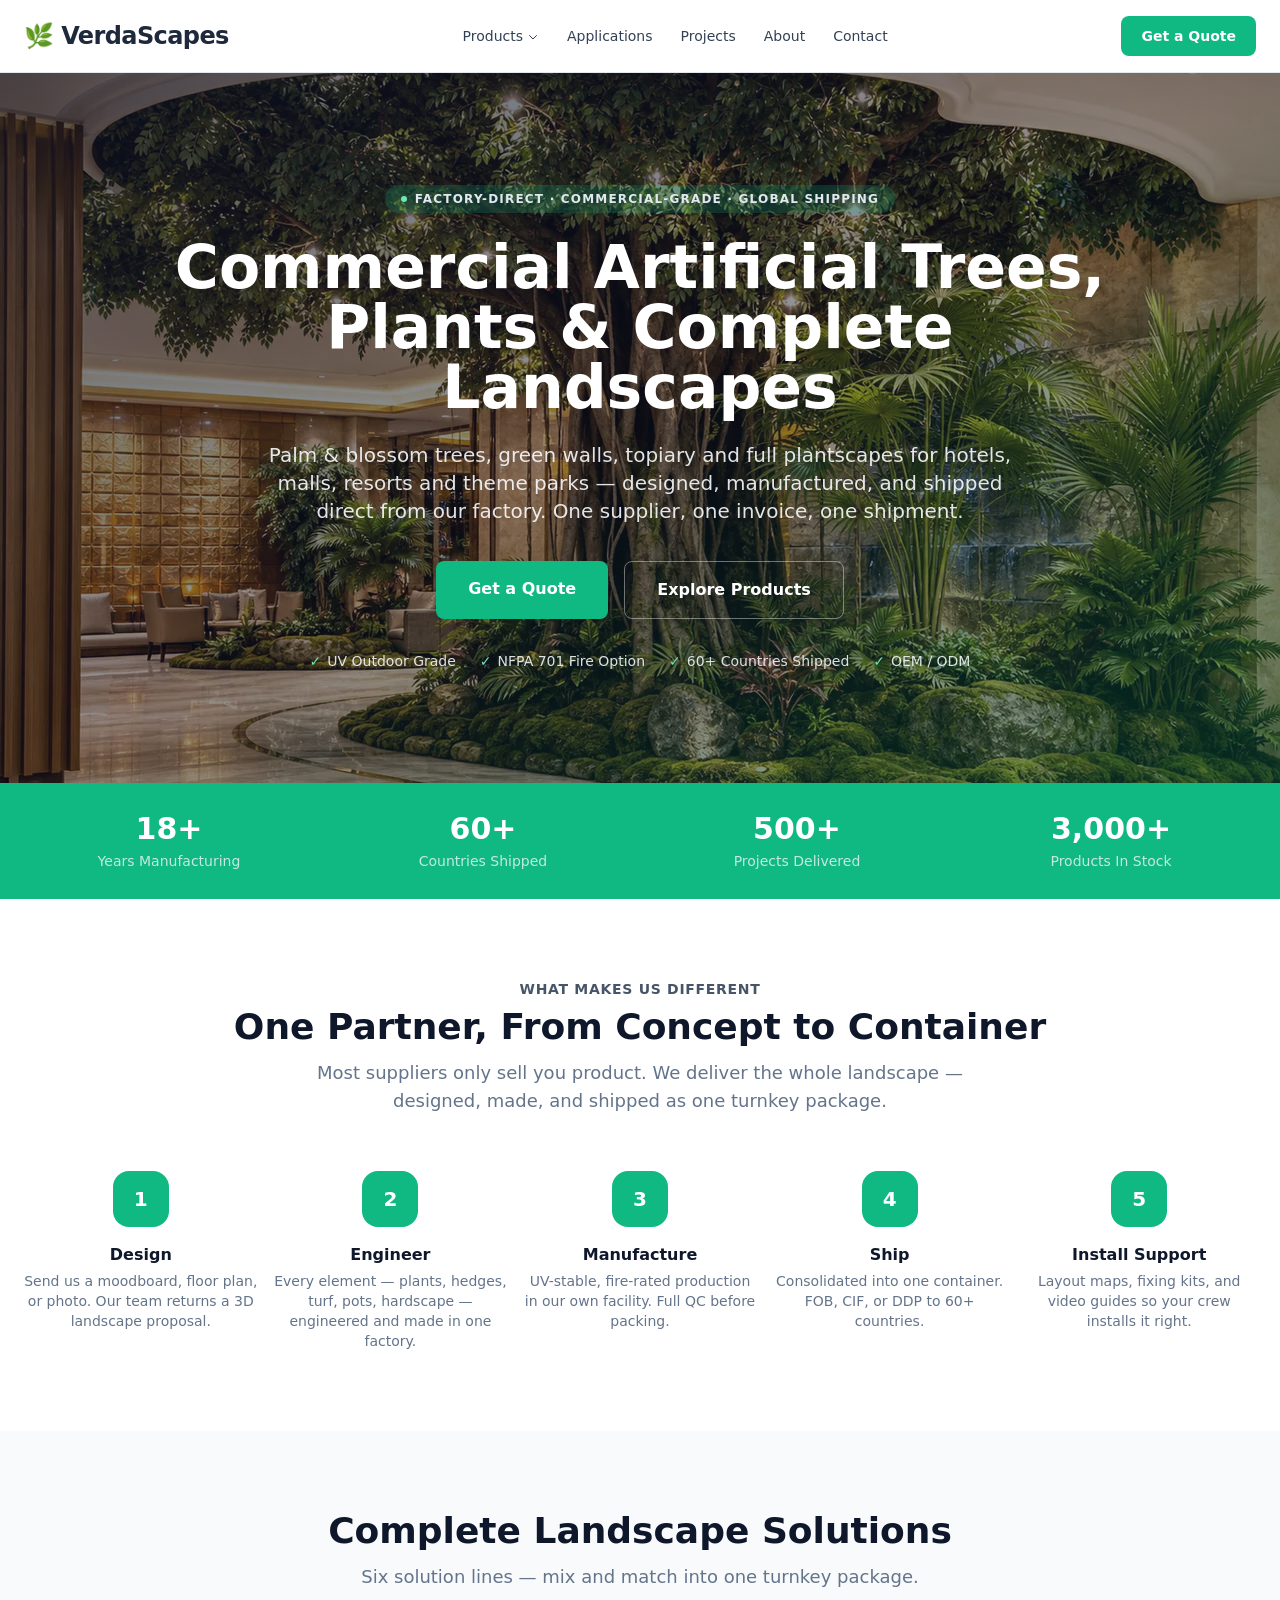
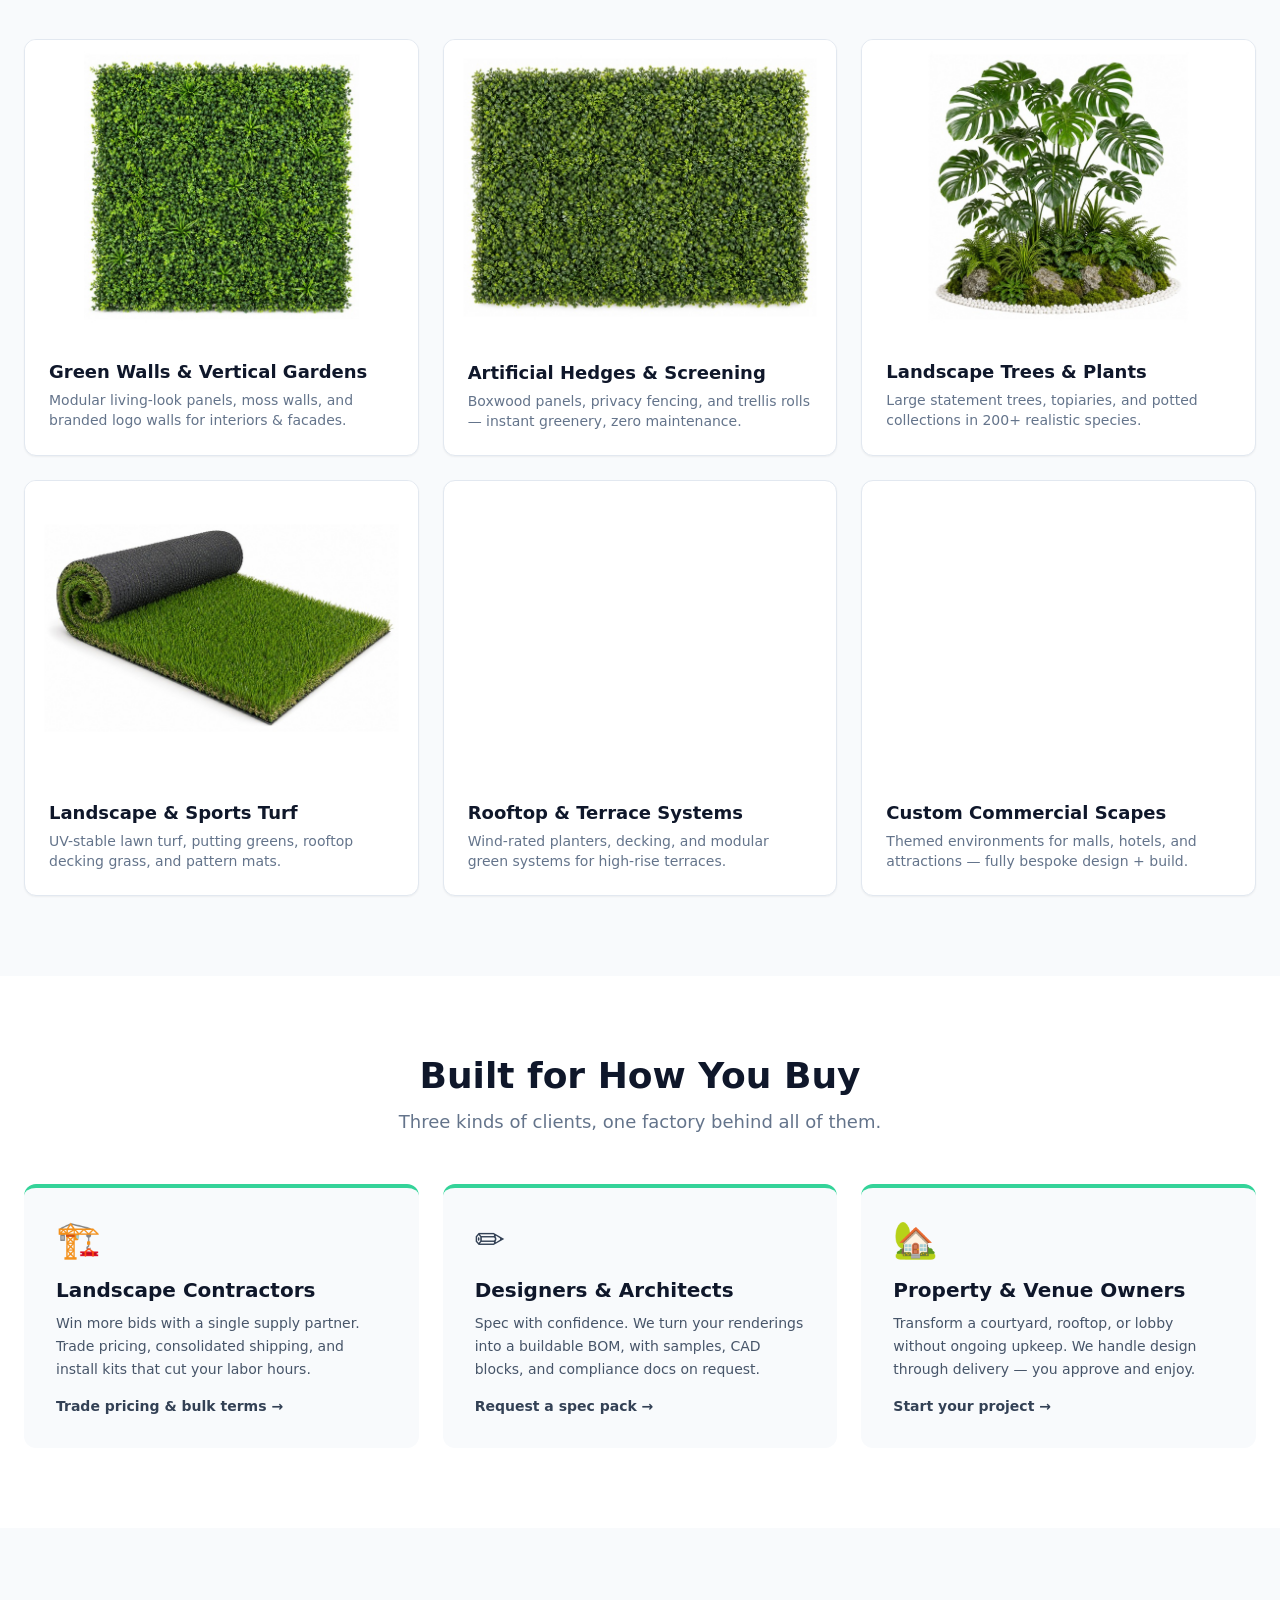
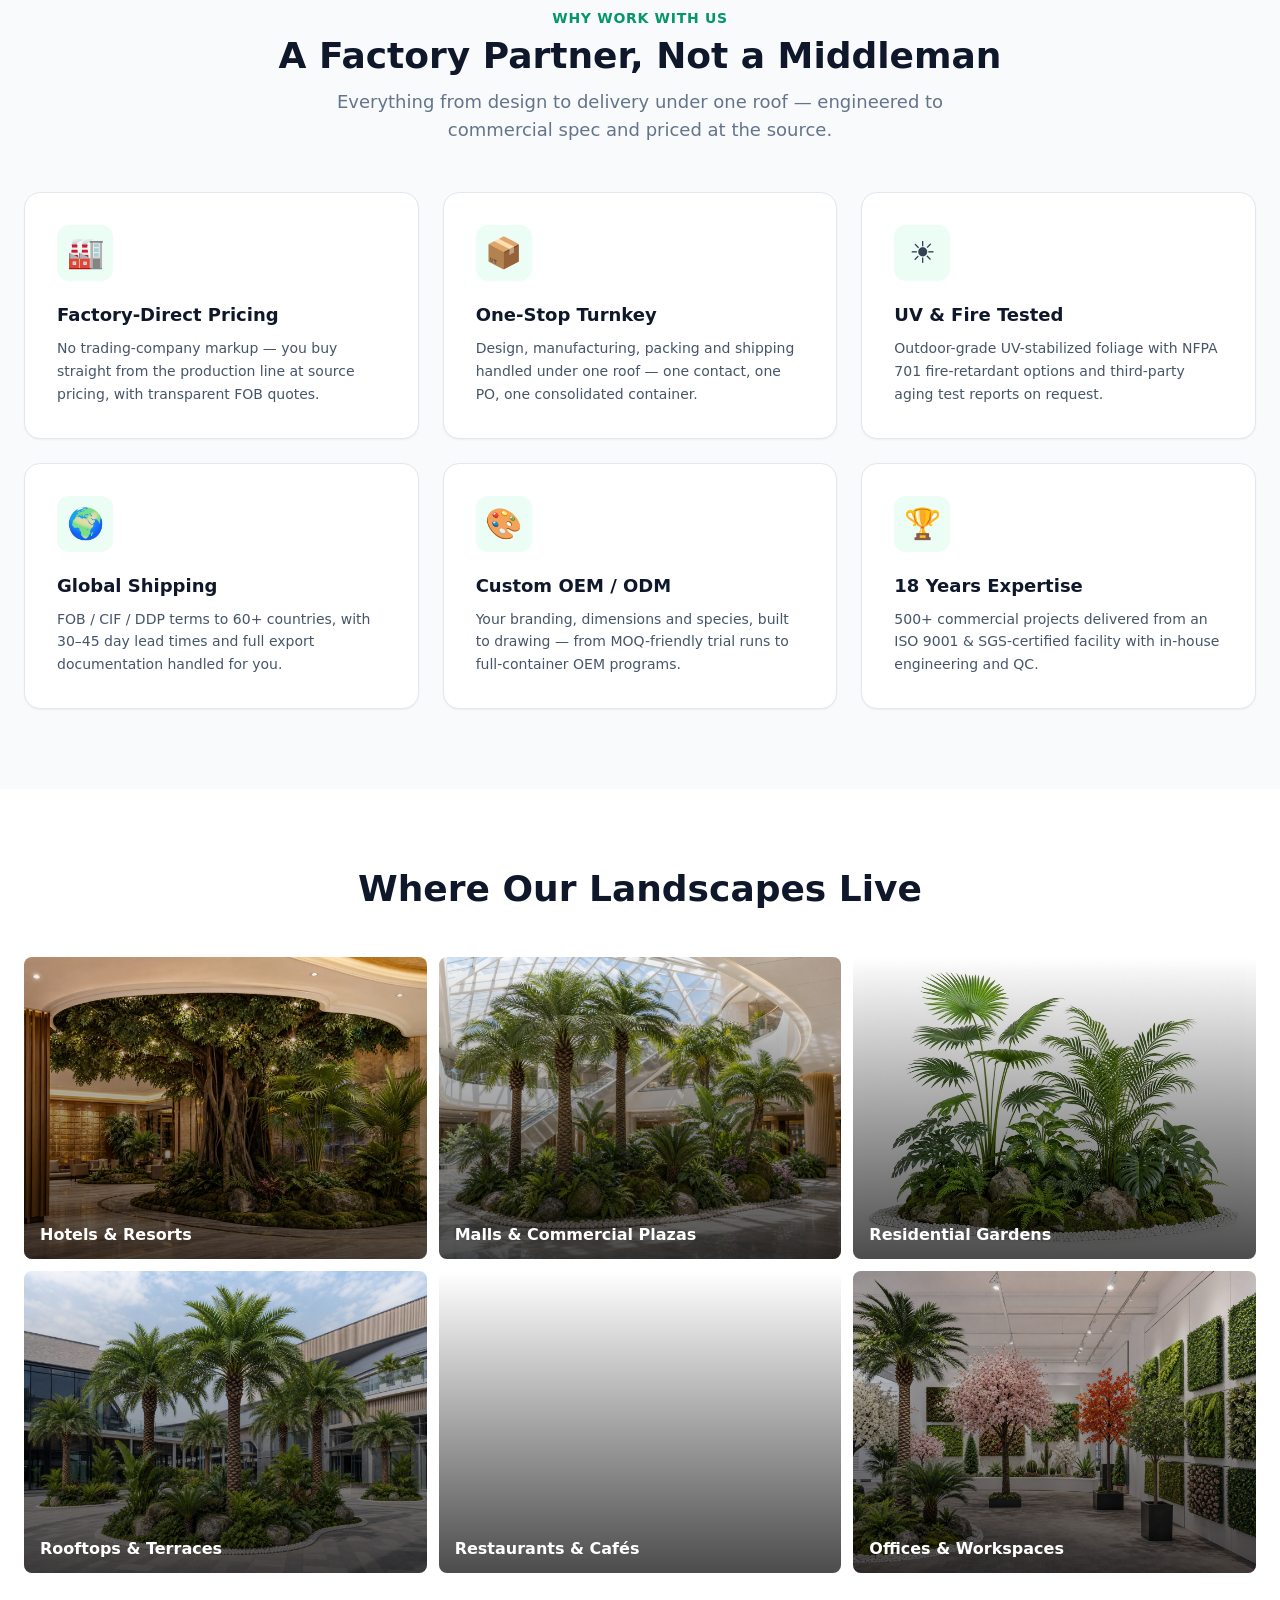
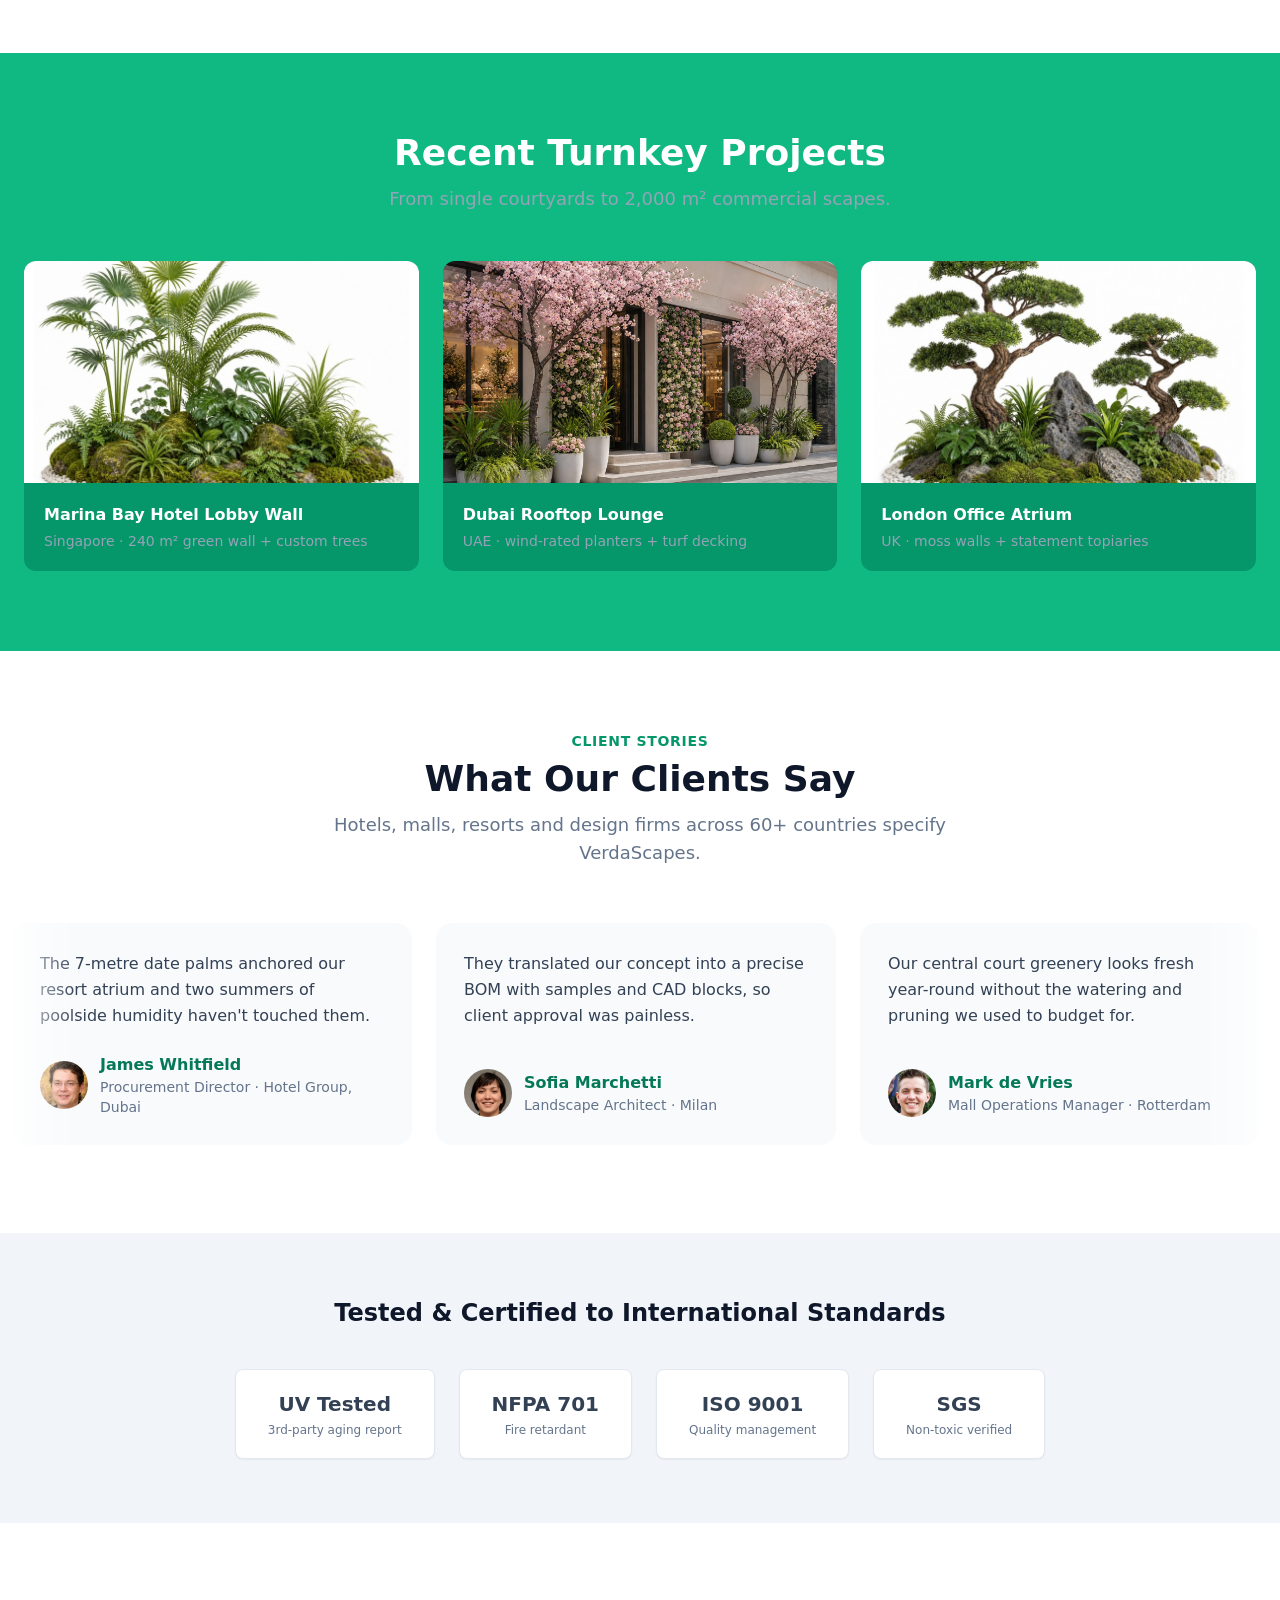
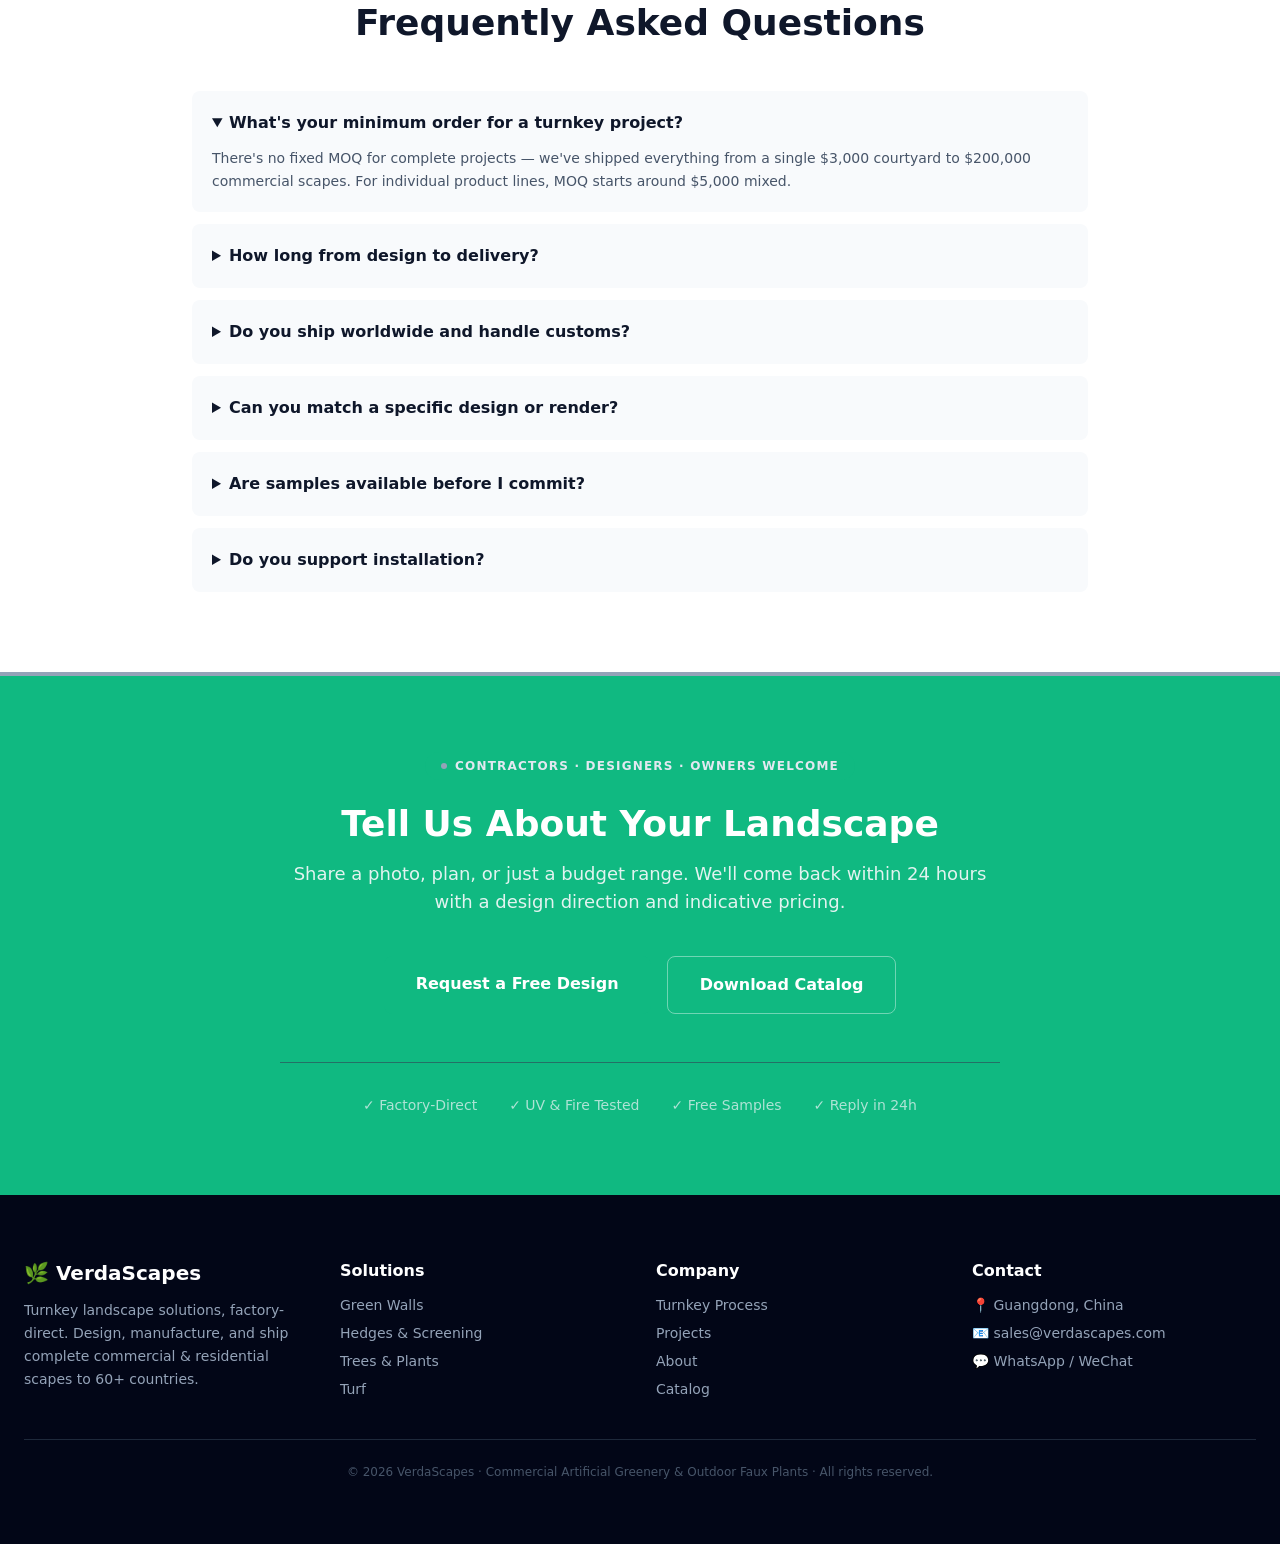
<file: index.html>
<!DOCTYPE html>
<html lang="en">
<head>
<meta charset="UTF-8">
<meta name="viewport" content="width=device-width, initial-scale=1">
<title>VerdaScapes | Commercial Artificial Greenery & Outdoor Faux Plants</title>
<meta name="description" content="Commercial-grade faux greenery, artificial green walls, and custom landscape elements for outdoor projects. Factory-direct, UV-stable, fire-rated. Shipped to 60+ countries.">
<link rel="canonical" href="https://verdascapes.com/">
<link rel="stylesheet" href="./tailwind.css?v=202605301621">
<style>
  .ct::-webkit-scrollbar{display:none}
  html{scroll-behavior:smooth}
  .marquee-wrap{overflow:hidden;-webkit-mask-image:linear-gradient(90deg,transparent,#000 6%,#000 94%,transparent);mask-image:linear-gradient(90deg,transparent,#000 6%,#000 94%,transparent)}
  .marquee-track{display:flex;gap:1.5rem;width:max-content;padding:0.5rem 0.75rem;animation:vs-marquee 60s linear infinite}
  .marquee-wrap:hover .marquee-track{animation-play-state:paused}
  @keyframes vs-marquee{from{transform:translateX(0)}to{transform:translateX(-50%)}}
  @media (prefers-reduced-motion:reduce){.marquee-wrap{-webkit-mask-image:none;mask-image:none}.marquee-track{animation:none;flex-wrap:wrap;justify-content:center;width:auto;gap:1.5rem}.marquee-dup{display:none}}
</style>
<link rel="preload" as="image" href="./images/cat-home-hero.webp">
</head>
<body class="font-sans text-slate-700">

<!-- NAVBAR -->
<nav class="bg-white/95 backdrop-blur border-b border-slate-200 py-4 px-6 sticky top-0 z-50">
  <div class="max-w-7xl mx-auto flex items-center justify-between relative">
    <a href="./index.html" class="font-bold text-2xl text-slate-800 tracking-tight">🌿 VerdaScapes</a>
    <div class="hidden lg:flex items-center gap-7 text-sm font-medium text-slate-700">
      <div class="relative group">
        <button class="flex items-center gap-1 hover:text-emerald-600">Products
          <svg class="w-3 h-3 mt-0.5" fill="none" stroke="currentColor" viewBox="0 0 24 24"><path stroke-linecap="round" stroke-linejoin="round" stroke-width="2" d="M19 9l-7 7-7-7"/></svg>
        </button>
        <div class="absolute left-0 top-full pt-3 hidden group-hover:block z-50">
          <div class="bg-white shadow-xl rounded-xl border border-slate-200 py-2 w-64">
            <a href="./green-walls.html" class="block px-4 py-2.5 text-sm text-slate-700 hover:bg-emerald-50 hover:text-emerald-700">Green Walls &amp; Vertical Gardens</a>
            <a href="./boxwood-hedges.html" class="block px-4 py-2.5 text-sm text-slate-700 hover:bg-emerald-50 hover:text-emerald-700">Boxwood Hedge Panels</a>
            <a href="./plants.html" class="block px-4 py-2.5 text-sm text-slate-700 hover:bg-emerald-50 hover:text-emerald-700">Artificial Plants</a>
            <a href="./custom-trees.html" class="block px-4 py-2.5 text-sm text-slate-700 hover:bg-emerald-50 hover:text-emerald-700">Custom Artificial Trees</a>
            <a href="./hanging-vines.html" class="block px-4 py-2.5 text-sm text-slate-700 hover:bg-emerald-50 hover:text-emerald-700">Hanging Vines &amp; Foliage</a>
            <a href="./faux-greenery.html" class="block px-4 py-2.5 text-sm text-slate-700 hover:bg-emerald-50 hover:text-emerald-700">Commercial Faux Greenery</a>
          </div>
        </div>
      </div>
      <a href="./index.html#applications" class="hover:text-emerald-600">Applications</a>
      <a href="./index.html#projects" class="hover:text-emerald-600">Projects</a>
      <a href="./about.html" class="hover:text-emerald-600">About</a>
      <a href="./contact.html" class="hover:text-emerald-600">Contact</a>
    </div>
    <a href="./contact.html" class="hidden lg:inline-block bg-emerald-500 hover:bg-emerald-600 text-white font-semibold px-5 py-2.5 rounded-lg text-sm transition">Get a Quote</a>
    <input type="checkbox" id="mnav" class="peer hidden">
    <label for="mnav" class="lg:hidden cursor-pointer text-3xl leading-none text-slate-700 select-none">&#9776;</label>
    <div class="hidden peer-checked:flex lg:hidden flex-col absolute top-full left-0 right-0 bg-white border-b border-slate-200 shadow-lg px-6 py-4 gap-0.5 text-sm font-medium text-slate-700">
      <span class="text-xs uppercase tracking-wider text-emerald-600 font-bold pb-1">Products</span>
      <a href="./green-walls.html" class="py-2 pl-3 hover:text-emerald-600">Green Walls &amp; Vertical Gardens</a>
      <a href="./boxwood-hedges.html" class="py-2 pl-3 hover:text-emerald-600">Boxwood Hedge Panels</a>
      <a href="./plants.html" class="py-2 pl-3 hover:text-emerald-600">Artificial Plants</a>
      <a href="./custom-trees.html" class="py-2 pl-3 hover:text-emerald-600">Custom Artificial Trees</a>
      <a href="./hanging-vines.html" class="py-2 pl-3 hover:text-emerald-600">Hanging Vines &amp; Foliage</a>
      <a href="./faux-greenery.html" class="py-2 pl-3 hover:text-emerald-600">Commercial Faux Greenery</a>
      <hr class="my-2 border-slate-200">
      <a href="./index.html#applications" class="py-2 hover:text-emerald-600">Applications</a>
      <a href="./index.html#projects" class="py-2 hover:text-emerald-600">Projects</a>
      <a href="./about.html" class="py-2 hover:text-emerald-600">About</a>
      <a href="./contact.html" class="py-2 hover:text-emerald-600">Contact</a>
      <a href="./contact.html" class="mt-2 bg-emerald-500 hover:bg-emerald-600 text-white text-center font-semibold px-5 py-2.5 rounded-lg">Get a Quote</a>
    </div>
  </div>
</nav>

<!-- HERO -->
<section class="relative text-white py-28 px-6 overflow-hidden">
  <img fetchpriority="high" src="./images/cat-home-hero.webp" class="absolute inset-0 w-full h-full object-cover" alt="Commercial artificial tree and plant landscape installed in a hotel lobby">
  <div class="absolute inset-0 bg-gradient-to-br from-slate-900/65 via-slate-900/45 to-emerald-900/55"></div>
  <div class="relative max-w-5xl mx-auto text-center">
    <div class="inline-flex items-center gap-2 bg-emerald-500/20 text-slate-200 text-xs font-semibold uppercase tracking-widest px-4 py-1.5 rounded-full mb-6">
      <span class="w-1.5 h-1.5 rounded-full bg-emerald-300"></span>Factory-Direct · Commercial-Grade · Global Shipping
    </div>
    <h1 class="text-4xl md:text-6xl font-bold mb-6 leading-tight">Commercial Artificial Trees,<br>Plants &amp; Complete Landscapes</h1>
    <p class="text-xl text-slate-50/90 mb-9 max-w-3xl mx-auto">Palm &amp; blossom trees, green walls, topiary and full plantscapes for hotels, malls, resorts and theme parks — designed, manufactured, and shipped direct from our factory. One supplier, one invoice, one shipment.</p>
    <div class="flex flex-wrap justify-center gap-4">
      <a href="./contact.html#quote-form" class="bg-emerald-500 hover:bg-emerald-400 text-white font-semibold px-8 py-4 rounded-lg transition">Get a Quote</a>
      <a href="#solutions" class="border border-white/40 text-white hover:bg-white/10 font-semibold px-8 py-4 rounded-lg transition">Explore Products</a>
    </div>
    <div class="mt-8 flex flex-wrap justify-center gap-x-6 gap-y-2 text-sm text-slate-100/90">
      <span class="flex items-center gap-1.5"><span class="text-emerald-300 font-bold">✓</span> UV Outdoor Grade</span>
      <span class="flex items-center gap-1.5"><span class="text-emerald-300 font-bold">✓</span> NFPA 701 Fire Option</span>
      <span class="flex items-center gap-1.5"><span class="text-emerald-300 font-bold">✓</span> 60+ Countries Shipped</span>
      <span class="flex items-center gap-1.5"><span class="text-emerald-300 font-bold">✓</span> OEM / ODM</span>
    </div>
  </div>
</section>

<!-- TRUST STRIP -->
<section class="bg-emerald-500 py-7 px-6">
  <div class="max-w-7xl mx-auto grid grid-cols-2 md:grid-cols-4 gap-6 text-center text-white">
    <div><div class="text-3xl font-bold">18+</div><div class="text-sm text-slate-100/80 mt-1">Years Manufacturing</div></div>
    <div><div class="text-3xl font-bold">60+</div><div class="text-sm text-slate-100/80 mt-1">Countries Shipped</div></div>
    <div><div class="text-3xl font-bold">500+</div><div class="text-sm text-slate-100/80 mt-1">Projects Delivered</div></div>
    <div><div class="text-3xl font-bold">3,000+</div><div class="text-sm text-slate-100/80 mt-1">Products In Stock</div></div>
  </div>
</section>

<!-- TURNKEY PROCESS (核心差异化) -->
<section id="process" class="py-20 px-6 bg-white">
  <div class="max-w-7xl mx-auto">
    <div class="text-center mb-14">
      <div class="text-sm font-semibold text-slate-600 uppercase tracking-wider mb-2">What Makes Us Different</div>
      <h2 class="text-4xl font-bold text-slate-900 mb-3">One Partner, From Concept to Container</h2>
      <p class="text-slate-500 text-lg max-w-2xl mx-auto">Most suppliers only sell you product. We deliver the whole landscape — designed, made, and shipped as one turnkey package.</p>
    </div>
    <div class="grid grid-cols-1 md:grid-cols-5 gap-4">
      <div class="text-center"><div class="w-14 h-14 bg-emerald-500 text-white rounded-2xl mx-auto mb-4 flex items-center justify-center font-bold text-xl">1</div><h3 class="font-bold text-slate-900 mb-1">Design</h3><p class="text-sm text-slate-500">Send us a moodboard, floor plan, or photo. Our team returns a 3D landscape proposal.</p></div>
      <div class="text-center"><div class="w-14 h-14 bg-emerald-500 text-white rounded-2xl mx-auto mb-4 flex items-center justify-center font-bold text-xl">2</div><h3 class="font-bold text-slate-900 mb-1">Engineer</h3><p class="text-sm text-slate-500">Every element — plants, hedges, turf, pots, hardscape — engineered and made in one factory.</p></div>
      <div class="text-center"><div class="w-14 h-14 bg-emerald-500 text-white rounded-2xl mx-auto mb-4 flex items-center justify-center font-bold text-xl">3</div><h3 class="font-bold text-slate-900 mb-1">Manufacture</h3><p class="text-sm text-slate-500">UV-stable, fire-rated production in our own facility. Full QC before packing.</p></div>
      <div class="text-center"><div class="w-14 h-14 bg-emerald-500 text-white rounded-2xl mx-auto mb-4 flex items-center justify-center font-bold text-xl">4</div><h3 class="font-bold text-slate-900 mb-1">Ship</h3><p class="text-sm text-slate-500">Consolidated into one container. FOB, CIF, or DDP to 60+ countries.</p></div>
      <div class="text-center"><div class="w-14 h-14 bg-emerald-500 text-white rounded-2xl mx-auto mb-4 flex items-center justify-center font-bold text-xl">5</div><h3 class="font-bold text-slate-900 mb-1">Install Support</h3><p class="text-sm text-slate-500">Layout maps, fixing kits, and video guides so your crew installs it right.</p></div>
    </div>
  </div>
</section>

<!-- SOLUTION CATEGORIES -->
<section id="solutions" class="py-20 px-6 bg-slate-50">
  <div class="max-w-7xl mx-auto">
    <div class="text-center mb-12">
      <h2 class="text-4xl font-bold text-slate-900 mb-3">Complete Landscape Solutions</h2>
      <p class="text-slate-500 text-lg">Six solution lines — mix and match into one turnkey package.</p>
    </div>
    <div class="grid grid-cols-1 sm:grid-cols-2 lg:grid-cols-3 gap-6">
      <a href="./green-walls.html" class="group bg-white rounded-xl overflow-hidden shadow-sm border border-slate-200 hover:shadow-lg hover:-translate-y-1 transition cursor-pointer"><div class="aspect-[4/3] overflow-hidden"><img loading="lazy" decoding="async" src="./images/verda-greenwall.jpg" class="w-full h-full object-cover group-hover:scale-105 transition" alt=""></div><div class="p-6"><h3 class="font-bold text-slate-900 text-lg mb-1">Green Walls & Vertical Gardens</h3><p class="text-sm text-slate-500">Modular living-look panels, moss walls, and branded logo walls for interiors & facades.</p></div></a>
      <a href="./boxwood-hedges.html" class="group bg-white rounded-xl overflow-hidden shadow-sm border border-slate-200 hover:shadow-lg hover:-translate-y-1 transition cursor-pointer"><div class="aspect-[4/3] overflow-hidden"><img loading="lazy" decoding="async" src="./images/verda-hedge.jpg" class="w-full h-full object-cover group-hover:scale-105 transition" alt=""></div><div class="p-6"><h3 class="font-bold text-slate-900 text-lg mb-1">Artificial Hedges & Screening</h3><p class="text-sm text-slate-500">Boxwood panels, privacy fencing, and trellis rolls — instant greenery, zero maintenance.</p></div></a>
      <a href="./custom-trees.html" class="group bg-white rounded-xl overflow-hidden shadow-sm border border-slate-200 hover:shadow-lg hover:-translate-y-1 transition cursor-pointer"><div class="aspect-[4/3] overflow-hidden"><img loading="lazy" decoding="async" src="./images/verda-trees.jpg" class="w-full h-full object-cover group-hover:scale-105 transition" alt=""></div><div class="p-6"><h3 class="font-bold text-slate-900 text-lg mb-1">Landscape Trees & Plants</h3><p class="text-sm text-slate-500">Large statement trees, topiaries, and potted collections in 200+ realistic species.</p></div></a>
      <a href="./plants.html" class="group bg-white rounded-xl overflow-hidden shadow-sm border border-slate-200 hover:shadow-lg hover:-translate-y-1 transition cursor-pointer"><div class="aspect-[4/3] overflow-hidden"><img loading="lazy" decoding="async" src="./images/verda-turf.jpg" class="w-full h-full object-cover group-hover:scale-105 transition" alt=""></div><div class="p-6"><h3 class="font-bold text-slate-900 text-lg mb-1">Landscape & Sports Turf</h3><p class="text-sm text-slate-500">UV-stable lawn turf, putting greens, rooftop decking grass, and pattern mats.</p></div></a>
      <a href="./hanging-vines.html" class="group bg-white rounded-xl overflow-hidden shadow-sm border border-slate-200 hover:shadow-lg hover:-translate-y-1 transition cursor-pointer"><div class="aspect-[4/3] overflow-hidden"><img loading="lazy" decoding="async" src="./images/verda-rooftop.jpg" class="w-full h-full object-cover group-hover:scale-105 transition" alt=""></div><div class="p-6"><h3 class="font-bold text-slate-900 text-lg mb-1">Rooftop & Terrace Systems</h3><p class="text-sm text-slate-500">Wind-rated planters, decking, and modular green systems for high-rise terraces.</p></div></a>
      <a href="./faux-greenery.html" class="group bg-white rounded-xl overflow-hidden shadow-sm border border-slate-200 hover:shadow-lg hover:-translate-y-1 transition cursor-pointer"><div class="aspect-[4/3] overflow-hidden"><img loading="lazy" decoding="async" src="./images/verda-custom.jpg" class="w-full h-full object-cover group-hover:scale-105 transition" alt=""></div><div class="p-6"><h3 class="font-bold text-slate-900 text-lg mb-1">Custom Commercial Scapes</h3><p class="text-sm text-slate-500">Themed environments for malls, hotels, and attractions — fully bespoke design + build.</p></div></a>
    </div>
  </div>
</section>

<!-- WHO WE SERVE (三类买家) -->
<section id="serve" class="py-20 px-6 bg-white">
  <div class="max-w-7xl mx-auto">
    <div class="text-center mb-12">
      <h2 class="text-4xl font-bold text-slate-900 mb-3">Built for How You Buy</h2>
      <p class="text-slate-500 text-lg">Three kinds of clients, one factory behind all of them.</p>
    </div>
    <div class="grid grid-cols-1 md:grid-cols-3 gap-6">
      <div class="bg-slate-50 rounded-xl p-8 border-t-4 border-emerald-400"><div class="text-4xl mb-4">🏗️</div><h3 class="text-xl font-bold text-slate-900 mb-2">Landscape Contractors</h3><p class="text-sm text-slate-600 leading-relaxed mb-4">Win more bids with a single supply partner. Trade pricing, consolidated shipping, and install kits that cut your labor hours.</p><div class="text-sm font-semibold text-slate-700">Trade pricing & bulk terms →</div></div>
      <div class="bg-slate-50 rounded-xl p-8 border-t-4 border-emerald-400"><div class="text-4xl mb-4">✏️</div><h3 class="text-xl font-bold text-slate-900 mb-2">Designers & Architects</h3><p class="text-sm text-slate-600 leading-relaxed mb-4">Spec with confidence. We turn your renderings into a buildable BOM, with samples, CAD blocks, and compliance docs on request.</p><div class="text-sm font-semibold text-slate-700">Request a spec pack →</div></div>
      <div class="bg-slate-50 rounded-xl p-8 border-t-4 border-emerald-400"><div class="text-4xl mb-4">🏡</div><h3 class="text-xl font-bold text-slate-900 mb-2">Property & Venue Owners</h3><p class="text-sm text-slate-600 leading-relaxed mb-4">Transform a courtyard, rooftop, or lobby without ongoing upkeep. We handle design through delivery — you approve and enjoy.</p><div class="text-sm font-semibold text-slate-700">Start your project →</div></div>
    </div>
  </div>
</section>

<!-- WHY US -->
<section class="py-20 px-6 bg-slate-50">
  <div class="max-w-7xl mx-auto">
    <div class="text-center mb-12">
      <div class="text-sm font-semibold text-emerald-600 uppercase tracking-wider mb-2">Why Work With Us</div>
      <h2 class="text-4xl font-bold text-slate-900 mb-3">A Factory Partner, Not a Middleman</h2>
      <p class="text-slate-500 text-lg max-w-2xl mx-auto">Everything from design to delivery under one roof — engineered to commercial spec and priced at the source.</p>
    </div>
    <div class="grid grid-cols-1 sm:grid-cols-2 lg:grid-cols-3 gap-6">
      <div class="bg-white rounded-2xl border border-slate-200 p-8 shadow-sm hover:shadow-lg hover:-translate-y-1 transition">
        <div class="w-14 h-14 rounded-xl bg-emerald-50 flex items-center justify-center text-3xl mb-5">🏭</div>
        <h3 class="text-lg font-bold text-slate-900 mb-2">Factory-Direct Pricing</h3>
        <p class="text-sm text-slate-600 leading-relaxed">No trading-company markup — you buy straight from the production line at source pricing, with transparent FOB quotes.</p>
      </div>
      <div class="bg-white rounded-2xl border border-slate-200 p-8 shadow-sm hover:shadow-lg hover:-translate-y-1 transition">
        <div class="w-14 h-14 rounded-xl bg-emerald-50 flex items-center justify-center text-3xl mb-5">📦</div>
        <h3 class="text-lg font-bold text-slate-900 mb-2">One-Stop Turnkey</h3>
        <p class="text-sm text-slate-600 leading-relaxed">Design, manufacturing, packing and shipping handled under one roof — one contact, one PO, one consolidated container.</p>
      </div>
      <div class="bg-white rounded-2xl border border-slate-200 p-8 shadow-sm hover:shadow-lg hover:-translate-y-1 transition">
        <div class="w-14 h-14 rounded-xl bg-emerald-50 flex items-center justify-center text-3xl mb-5">☀️</div>
        <h3 class="text-lg font-bold text-slate-900 mb-2">UV &amp; Fire Tested</h3>
        <p class="text-sm text-slate-600 leading-relaxed">Outdoor-grade UV-stabilized foliage with NFPA 701 fire-retardant options and third-party aging test reports on request.</p>
      </div>
      <div class="bg-white rounded-2xl border border-slate-200 p-8 shadow-sm hover:shadow-lg hover:-translate-y-1 transition">
        <div class="w-14 h-14 rounded-xl bg-emerald-50 flex items-center justify-center text-3xl mb-5">🌍</div>
        <h3 class="text-lg font-bold text-slate-900 mb-2">Global Shipping</h3>
        <p class="text-sm text-slate-600 leading-relaxed">FOB / CIF / DDP terms to 60+ countries, with 30–45 day lead times and full export documentation handled for you.</p>
      </div>
      <div class="bg-white rounded-2xl border border-slate-200 p-8 shadow-sm hover:shadow-lg hover:-translate-y-1 transition">
        <div class="w-14 h-14 rounded-xl bg-emerald-50 flex items-center justify-center text-3xl mb-5">🎨</div>
        <h3 class="text-lg font-bold text-slate-900 mb-2">Custom OEM / ODM</h3>
        <p class="text-sm text-slate-600 leading-relaxed">Your branding, dimensions and species, built to drawing — from MOQ-friendly trial runs to full-container OEM programs.</p>
      </div>
      <div class="bg-white rounded-2xl border border-slate-200 p-8 shadow-sm hover:shadow-lg hover:-translate-y-1 transition">
        <div class="w-14 h-14 rounded-xl bg-emerald-50 flex items-center justify-center text-3xl mb-5">🏆</div>
        <h3 class="text-lg font-bold text-slate-900 mb-2">18 Years Expertise</h3>
        <p class="text-sm text-slate-600 leading-relaxed">500+ commercial projects delivered from an ISO 9001 &amp; SGS-certified facility with in-house engineering and QC.</p>
      </div>
    </div>
  </div>
</section>

<!-- APPLICATIONS -->
<section id="applications" class="py-20 px-6 bg-white">
  <div class="max-w-7xl mx-auto">
    <div class="text-center mb-12"><h2 class="text-4xl font-bold text-slate-900 mb-3">Where Our Landscapes Live</h2></div>
    <div class="grid grid-cols-2 md:grid-cols-3 gap-3">
      <div class="relative aspect-[4/3] rounded-lg overflow-hidden group"><img loading="lazy" decoding="async" src="./images/verda-hotel.jpg" class="w-full h-full object-cover group-hover:scale-105 transition" alt=""><div class="absolute inset-0 bg-gradient-to-t from-black/70 to-transparent"></div><div class="absolute bottom-3 left-4 text-white font-semibold">Hotels & Resorts</div></div>
      <div class="relative aspect-[4/3] rounded-lg overflow-hidden group"><img loading="lazy" decoding="async" src="./images/verda-mall.jpg" class="w-full h-full object-cover group-hover:scale-105 transition" alt=""><div class="absolute inset-0 bg-gradient-to-t from-black/70 to-transparent"></div><div class="absolute bottom-3 left-4 text-white font-semibold">Malls & Commercial Plazas</div></div>
      <div class="relative aspect-[4/3] rounded-lg overflow-hidden group"><img loading="lazy" decoding="async" src="./images/verda-resi.jpg" class="w-full h-full object-cover group-hover:scale-105 transition" alt=""><div class="absolute inset-0 bg-gradient-to-t from-black/70 to-transparent"></div><div class="absolute bottom-3 left-4 text-white font-semibold">Residential Gardens</div></div>
      <div class="relative aspect-[4/3] rounded-lg overflow-hidden group"><img loading="lazy" decoding="async" src="./images/verda-roof2.jpg" class="w-full h-full object-cover group-hover:scale-105 transition" alt=""><div class="absolute inset-0 bg-gradient-to-t from-black/70 to-transparent"></div><div class="absolute bottom-3 left-4 text-white font-semibold">Rooftops & Terraces</div></div>
      <div class="relative aspect-[4/3] rounded-lg overflow-hidden group"><img loading="lazy" decoding="async" src="./images/verda-resto.jpg" class="w-full h-full object-cover group-hover:scale-105 transition" alt=""><div class="absolute inset-0 bg-gradient-to-t from-black/70 to-transparent"></div><div class="absolute bottom-3 left-4 text-white font-semibold">Restaurants & Cafés</div></div>
      <div class="relative aspect-[4/3] rounded-lg overflow-hidden group"><img loading="lazy" decoding="async" src="./images/verda-office.jpg" class="w-full h-full object-cover group-hover:scale-105 transition" alt=""><div class="absolute inset-0 bg-gradient-to-t from-black/70 to-transparent"></div><div class="absolute bottom-3 left-4 text-white font-semibold">Offices & Workspaces</div></div>
    </div>
  </div>
</section>

<!-- PROJECTS -->
<section id="projects" class="py-20 px-6 bg-emerald-500 text-white">
  <div class="max-w-7xl mx-auto">
    <div class="text-center mb-12"><h2 class="text-4xl font-bold mb-3">Recent Turnkey Projects</h2><p class="text-slate-400 text-lg">From single courtyards to 2,000 m² commercial scapes.</p></div>
    <div class="grid grid-cols-1 md:grid-cols-3 gap-6">
      <div class="bg-emerald-600 rounded-xl overflow-hidden"><img loading="lazy" decoding="async" src="./images/verda-proj1.jpg" class="aspect-video w-full object-cover" alt=""><div class="p-5"><h3 class="font-bold mb-1">Marina Bay Hotel Lobby Wall</h3><p class="text-sm text-slate-400">Singapore · 240 m² green wall + custom trees</p></div></div>
      <div class="bg-emerald-600 rounded-xl overflow-hidden"><img loading="lazy" decoding="async" src="./images/verda-proj2.jpg" class="aspect-video w-full object-cover" alt=""><div class="p-5"><h3 class="font-bold mb-1">Dubai Rooftop Lounge</h3><p class="text-sm text-slate-400">UAE · wind-rated planters + turf decking</p></div></div>
      <div class="bg-emerald-600 rounded-xl overflow-hidden"><img loading="lazy" decoding="async" src="./images/verda-proj3.jpg" class="aspect-video w-full object-cover" alt=""><div class="p-5"><h3 class="font-bold mb-1">London Office Atrium</h3><p class="text-sm text-slate-400">UK · moss walls + statement topiaries</p></div></div>
    </div>
  </div>
</section>

<!-- TESTIMONIALS -->
<section class="py-20 bg-white overflow-hidden">
  <div class="max-w-7xl mx-auto px-6 text-center mb-12">
    <div class="text-sm font-semibold text-emerald-600 uppercase tracking-wider mb-2">Client Stories</div>
    <h2 class="text-4xl font-bold text-slate-900 mb-3">What Our Clients Say</h2>
    <p class="text-slate-500 text-lg max-w-2xl mx-auto">Hotels, malls, resorts and design firms across 60+ countries specify VerdaScapes.</p>
  </div>
  <div class="marquee-wrap max-w-7xl mx-auto" aria-label="Client testimonials">
    <div class="marquee-track items-stretch">
      <div class="w-[400px] max-w-[400px] shrink-0 grow-0 flex flex-col bg-slate-50 rounded-2xl p-7">
        <p class="text-slate-700 leading-relaxed mb-6">The 7-metre date palms anchored our resort atrium and two summers of poolside humidity haven't touched them.</p>
        <div class="flex items-center gap-3 mt-auto">
          <img loading="lazy" decoding="async" src="./images/avatar-t1.webp" class="w-12 h-12 rounded-full object-cover bg-slate-200" alt="">
          <div><div class="font-bold text-emerald-700">James Whitfield</div><div class="text-sm text-slate-500">Procurement Director · Hotel Group, Dubai</div></div>
        </div>
      </div>
      <div class="w-[400px] max-w-[400px] shrink-0 grow-0 flex flex-col bg-slate-50 rounded-2xl p-7">
        <p class="text-slate-700 leading-relaxed mb-6">They translated our concept into a precise BOM with samples and CAD blocks, so client approval was painless.</p>
        <div class="flex items-center gap-3 mt-auto">
          <img loading="lazy" decoding="async" src="./images/avatar-t2.webp" class="w-12 h-12 rounded-full object-cover bg-slate-200" alt="">
          <div><div class="font-bold text-emerald-700">Sofia Marchetti</div><div class="text-sm text-slate-500">Landscape Architect · Milan</div></div>
        </div>
      </div>
      <div class="w-[400px] max-w-[400px] shrink-0 grow-0 flex flex-col bg-slate-50 rounded-2xl p-7">
        <p class="text-slate-700 leading-relaxed mb-6">Our central court greenery looks fresh year-round without the watering and pruning we used to budget for.</p>
        <div class="flex items-center gap-3 mt-auto">
          <img loading="lazy" decoding="async" src="./images/avatar-t3.webp" class="w-12 h-12 rounded-full object-cover bg-slate-200" alt="">
          <div><div class="font-bold text-emerald-700">Mark de Vries</div><div class="text-sm text-slate-500">Mall Operations Manager · Rotterdam</div></div>
        </div>
      </div>
      <div class="w-[400px] max-w-[400px] shrink-0 grow-0 flex flex-col bg-slate-50 rounded-2xl p-7">
        <p class="text-slate-700 leading-relaxed mb-6">The foliage colour matched our scheme on the first sample round, which never happens with overseas suppliers.</p>
        <div class="flex items-center gap-3 mt-auto">
          <img loading="lazy" decoding="async" src="./images/avatar-t4.webp" class="w-12 h-12 rounded-full object-cover bg-slate-200" alt="">
          <div><div class="font-bold text-emerald-700">Emily Carter</div><div class="text-sm text-slate-500">Interior Designer · London</div></div>
        </div>
      </div>
      <div class="w-[400px] max-w-[400px] shrink-0 grow-0 flex flex-col bg-slate-50 rounded-2xl p-7">
        <p class="text-slate-700 leading-relaxed mb-6">From oversized banyans to topiary, they built the whole themed zone to spec and on schedule.</p>
        <div class="flex items-center gap-3 mt-auto">
          <img loading="lazy" decoding="async" src="./images/avatar-t5.webp" class="w-12 h-12 rounded-full object-cover bg-slate-200" alt="">
          <div><div class="font-bold text-emerald-700">Carlos Mendoza</div><div class="text-sm text-slate-500">Resort Developer · Madrid</div></div>
        </div>
      </div>
      <div class="w-[400px] max-w-[400px] shrink-0 grow-0 flex flex-col bg-slate-50 rounded-2xl p-7">
        <p class="text-slate-700 leading-relaxed mb-6">The NFPA 701 reports and test data were in hand before our facilities team even asked for them.</p>
        <div class="flex items-center gap-3 mt-auto">
          <img loading="lazy" decoding="async" src="./images/avatar-t6.webp" class="w-12 h-12 rounded-full object-cover bg-slate-200" alt="">
          <div><div class="font-bold text-emerald-700">Lena Hoffmann</div><div class="text-sm text-slate-500">Procurement Lead · Frankfurt</div></div>
        </div>
      </div>
      <div class="w-[400px] max-w-[400px] shrink-0 grow-0 flex flex-col bg-slate-50 rounded-2xl p-7 marquee-dup" aria-hidden="true">
        <p class="text-slate-700 leading-relaxed mb-6">The 7-metre date palms anchored our resort atrium and two summers of poolside humidity haven't touched them.</p>
        <div class="flex items-center gap-3 mt-auto">
          <img loading="lazy" decoding="async" src="./images/avatar-t1.webp" class="w-12 h-12 rounded-full object-cover bg-slate-200" alt="">
          <div><div class="font-bold text-emerald-700">James Whitfield</div><div class="text-sm text-slate-500">Procurement Director · Hotel Group, Dubai</div></div>
        </div>
      </div>
      <div class="w-[400px] max-w-[400px] shrink-0 grow-0 flex flex-col bg-slate-50 rounded-2xl p-7 marquee-dup" aria-hidden="true">
        <p class="text-slate-700 leading-relaxed mb-6">They translated our concept into a precise BOM with samples and CAD blocks, so client approval was painless.</p>
        <div class="flex items-center gap-3 mt-auto">
          <img loading="lazy" decoding="async" src="./images/avatar-t2.webp" class="w-12 h-12 rounded-full object-cover bg-slate-200" alt="">
          <div><div class="font-bold text-emerald-700">Sofia Marchetti</div><div class="text-sm text-slate-500">Landscape Architect · Milan</div></div>
        </div>
      </div>
      <div class="w-[400px] max-w-[400px] shrink-0 grow-0 flex flex-col bg-slate-50 rounded-2xl p-7 marquee-dup" aria-hidden="true">
        <p class="text-slate-700 leading-relaxed mb-6">Our central court greenery looks fresh year-round without the watering and pruning we used to budget for.</p>
        <div class="flex items-center gap-3 mt-auto">
          <img loading="lazy" decoding="async" src="./images/avatar-t3.webp" class="w-12 h-12 rounded-full object-cover bg-slate-200" alt="">
          <div><div class="font-bold text-emerald-700">Mark de Vries</div><div class="text-sm text-slate-500">Mall Operations Manager · Rotterdam</div></div>
        </div>
      </div>
      <div class="w-[400px] max-w-[400px] shrink-0 grow-0 flex flex-col bg-slate-50 rounded-2xl p-7 marquee-dup" aria-hidden="true">
        <p class="text-slate-700 leading-relaxed mb-6">The foliage colour matched our scheme on the first sample round, which never happens with overseas suppliers.</p>
        <div class="flex items-center gap-3 mt-auto">
          <img loading="lazy" decoding="async" src="./images/avatar-t4.webp" class="w-12 h-12 rounded-full object-cover bg-slate-200" alt="">
          <div><div class="font-bold text-emerald-700">Emily Carter</div><div class="text-sm text-slate-500">Interior Designer · London</div></div>
        </div>
      </div>
      <div class="w-[400px] max-w-[400px] shrink-0 grow-0 flex flex-col bg-slate-50 rounded-2xl p-7 marquee-dup" aria-hidden="true">
        <p class="text-slate-700 leading-relaxed mb-6">From oversized banyans to topiary, they built the whole themed zone to spec and on schedule.</p>
        <div class="flex items-center gap-3 mt-auto">
          <img loading="lazy" decoding="async" src="./images/avatar-t5.webp" class="w-12 h-12 rounded-full object-cover bg-slate-200" alt="">
          <div><div class="font-bold text-emerald-700">Carlos Mendoza</div><div class="text-sm text-slate-500">Resort Developer · Madrid</div></div>
        </div>
      </div>
      <div class="w-[400px] max-w-[400px] shrink-0 grow-0 flex flex-col bg-slate-50 rounded-2xl p-7 marquee-dup" aria-hidden="true">
        <p class="text-slate-700 leading-relaxed mb-6">The NFPA 701 reports and test data were in hand before our facilities team even asked for them.</p>
        <div class="flex items-center gap-3 mt-auto">
          <img loading="lazy" decoding="async" src="./images/avatar-t6.webp" class="w-12 h-12 rounded-full object-cover bg-slate-200" alt="">
          <div><div class="font-bold text-emerald-700">Lena Hoffmann</div><div class="text-sm text-slate-500">Procurement Lead · Frankfurt</div></div>
        </div>
      </div>
    </div>
  </div>
</section>

<!-- CERTIFICATIONS -->
<section class="py-16 px-6 bg-slate-100">
  <div class="max-w-7xl mx-auto">
    <div class="text-center mb-10"><h2 class="text-2xl font-bold text-slate-900">Tested & Certified to International Standards</h2></div>
    <div class="flex flex-wrap justify-center gap-6">
      <div class="bg-white rounded-lg px-8 py-5 text-center min-w-[130px] shadow-sm border border-slate-200"><div class="text-xl font-bold text-slate-700 mb-1">UV Tested</div><div class="text-xs text-slate-500">3rd-party aging report</div></div>
      <div class="bg-white rounded-lg px-8 py-5 text-center min-w-[130px] shadow-sm border border-slate-200"><div class="text-xl font-bold text-slate-700 mb-1">NFPA 701</div><div class="text-xs text-slate-500">Fire retardant</div></div>
      <div class="bg-white rounded-lg px-8 py-5 text-center min-w-[130px] shadow-sm border border-slate-200"><div class="text-xl font-bold text-slate-700 mb-1">ISO 9001</div><div class="text-xs text-slate-500">Quality management</div></div>
      <div class="bg-white rounded-lg px-8 py-5 text-center min-w-[130px] shadow-sm border border-slate-200"><div class="text-xl font-bold text-slate-700 mb-1">SGS</div><div class="text-xs text-slate-500">Non-toxic verified</div></div>
    </div>
  </div>
</section>

<!-- FAQ -->
<section class="py-20 px-6 bg-white">
  <div class="max-w-4xl mx-auto">
    <div class="text-center mb-12"><h2 class="text-4xl font-bold text-slate-900 mb-3">Frequently Asked Questions</h2></div>
    <div class="space-y-3">
      <details class="bg-slate-50 p-5 rounded-lg" open><summary class="font-semibold text-slate-900 cursor-pointer">What's your minimum order for a turnkey project?</summary><p class="mt-3 text-slate-600 text-sm leading-relaxed">There's no fixed MOQ for complete projects — we've shipped everything from a single $3,000 courtyard to $200,000 commercial scapes. For individual product lines, MOQ starts around $5,000 mixed.</p></details>
      <details class="bg-slate-50 p-5 rounded-lg"><summary class="font-semibold text-slate-900 cursor-pointer">How long from design to delivery?</summary><p class="mt-3 text-slate-600 text-sm leading-relaxed">Design proposal in 3-5 days. Once approved, production + consolidation runs 30-45 days, then sea freight to your port. Express air options available for samples and small kits.</p></details>
      <details class="bg-slate-50 p-5 rounded-lg"><summary class="font-semibold text-slate-900 cursor-pointer">Do you ship worldwide and handle customs?</summary><p class="mt-3 text-slate-600 text-sm leading-relaxed">Yes — FOB, CIF, or DDP to 60+ countries. With DDP we handle freight, duties, and delivery to your door. You only unpack and install.</p></details>
      <details class="bg-slate-50 p-5 rounded-lg"><summary class="font-semibold text-slate-900 cursor-pointer">Can you match a specific design or render?</summary><p class="mt-3 text-slate-600 text-sm leading-relaxed">Send your moodboard, CAD, or site photos. Our design team returns a buildable proposal with a full bill of materials, samples, and compliance docs.</p></details>
      <details class="bg-slate-50 p-5 rounded-lg"><summary class="font-semibold text-slate-900 cursor-pointer">Are samples available before I commit?</summary><p class="mt-3 text-slate-600 text-sm leading-relaxed">Yes. Sample swatches and single units ship within days at unit price + courier. Sample cost is credited against your first bulk order.</p></details>
      <details class="bg-slate-50 p-5 rounded-lg"><summary class="font-semibold text-slate-900 cursor-pointer">Do you support installation?</summary><p class="mt-3 text-slate-600 text-sm leading-relaxed">Every shipment includes layout maps, fixing hardware, and video install guides. For large commercial projects we can arrange on-site supervision.</p></details>
    </div>
  </div>
</section>

<!-- CTA -->
<section id="contact" class="relative bg-emerald-500 overflow-hidden">
  <div class="absolute top-0 left-0 right-0 h-1 bg-slate-400"></div>
  <div class="relative max-w-3xl mx-auto py-20 px-6 text-center text-white">
    <div class="inline-flex items-center gap-2 bg-emerald-500/20 text-slate-200 text-xs font-semibold uppercase tracking-widest px-4 py-1.5 rounded-full mb-6"><span class="w-1.5 h-1.5 rounded-full bg-slate-400"></span>Contractors · Designers · Owners Welcome</div>
    <h2 class="text-3xl md:text-4xl font-bold mb-4">Tell Us About Your Landscape</h2>
    <p class="text-slate-50/90 text-lg mb-10">Share a photo, plan, or just a budget range. We'll come back within 24 hours with a design direction and indicative pricing.</p>
    <div class="flex flex-wrap justify-center gap-4">
      <a class="bg-emerald-500 hover:bg-emerald-400 text-white font-semibold px-8 py-4 rounded-lg cursor-pointer">Request a Free Design</a>
      <a class="border border-white/40 text-white hover:bg-white/10 font-semibold px-8 py-4 rounded-lg cursor-pointer">Download Catalog</a>
    </div>
    <div class="mt-12 pt-8 border-t border-slate-700/60 flex flex-wrap justify-center gap-x-8 gap-y-3 text-sm text-slate-100/70">
      <span>✓ Factory-Direct</span><span>✓ UV & Fire Tested</span><span>✓ Free Samples</span><span>✓ Reply in 24h</span>
    </div>
  </div>
</section>

<!-- FOOTER -->
<footer class="bg-slate-950 text-slate-400 py-16 px-6">
  <div class="max-w-7xl mx-auto grid grid-cols-2 md:grid-cols-4 gap-8 mb-10">
    <div><div class="font-bold text-white text-xl mb-3">🌿 VerdaScapes</div><p class="text-sm leading-relaxed">Turnkey landscape solutions, factory-direct. Design, manufacture, and ship complete commercial & residential scapes to 60+ countries.</p></div>
    <div><div class="font-semibold text-white mb-3">Solutions</div><ul class="space-y-2 text-sm"><li><a class="hover:text-slate-400 cursor-pointer">Green Walls</a></li><li><a class="hover:text-slate-400 cursor-pointer">Hedges & Screening</a></li><li><a class="hover:text-slate-400 cursor-pointer">Trees & Plants</a></li><li><a class="hover:text-slate-400 cursor-pointer">Turf</a></li></ul></div>
    <div><div class="font-semibold text-white mb-3">Company</div><ul class="space-y-2 text-sm"><li><a class="hover:text-slate-400 cursor-pointer">Turnkey Process</a></li><li><a class="hover:text-slate-400 cursor-pointer">Projects</a></li><li><a class="hover:text-slate-400 cursor-pointer">About</a></li><li><a class="hover:text-slate-400 cursor-pointer">Catalog</a></li></ul></div>
    <div><div class="font-semibold text-white mb-3">Contact</div><ul class="space-y-2 text-sm"><li>📍 Guangdong, China</li><li>📧 sales@verdascapes.com</li><li>💬 WhatsApp / WeChat</li></ul></div>
  </div>
  <div class="border-t border-slate-800 pt-6 text-center text-xs text-slate-600">© 2026 VerdaScapes · Commercial Artificial Greenery & Outdoor Faux Plants · All rights reserved.</div>
</footer>

</body>
</html>
</file>
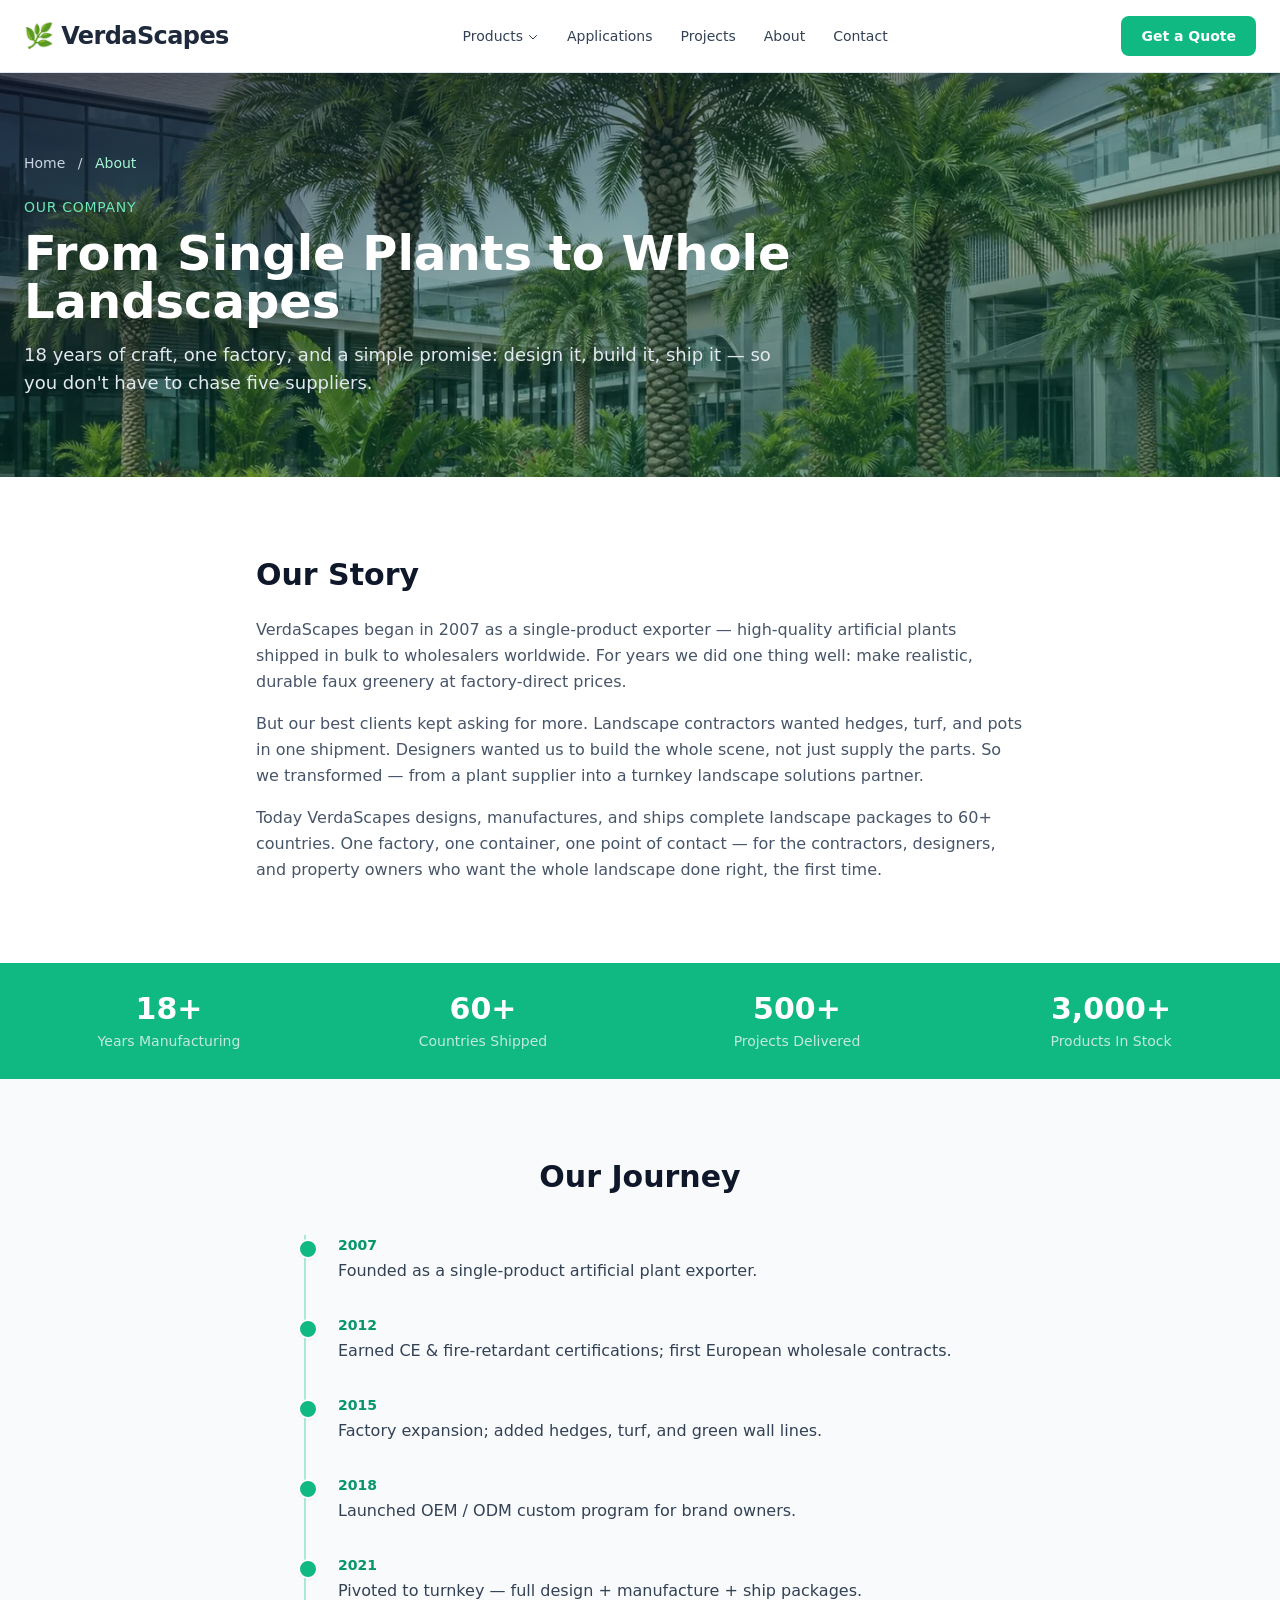
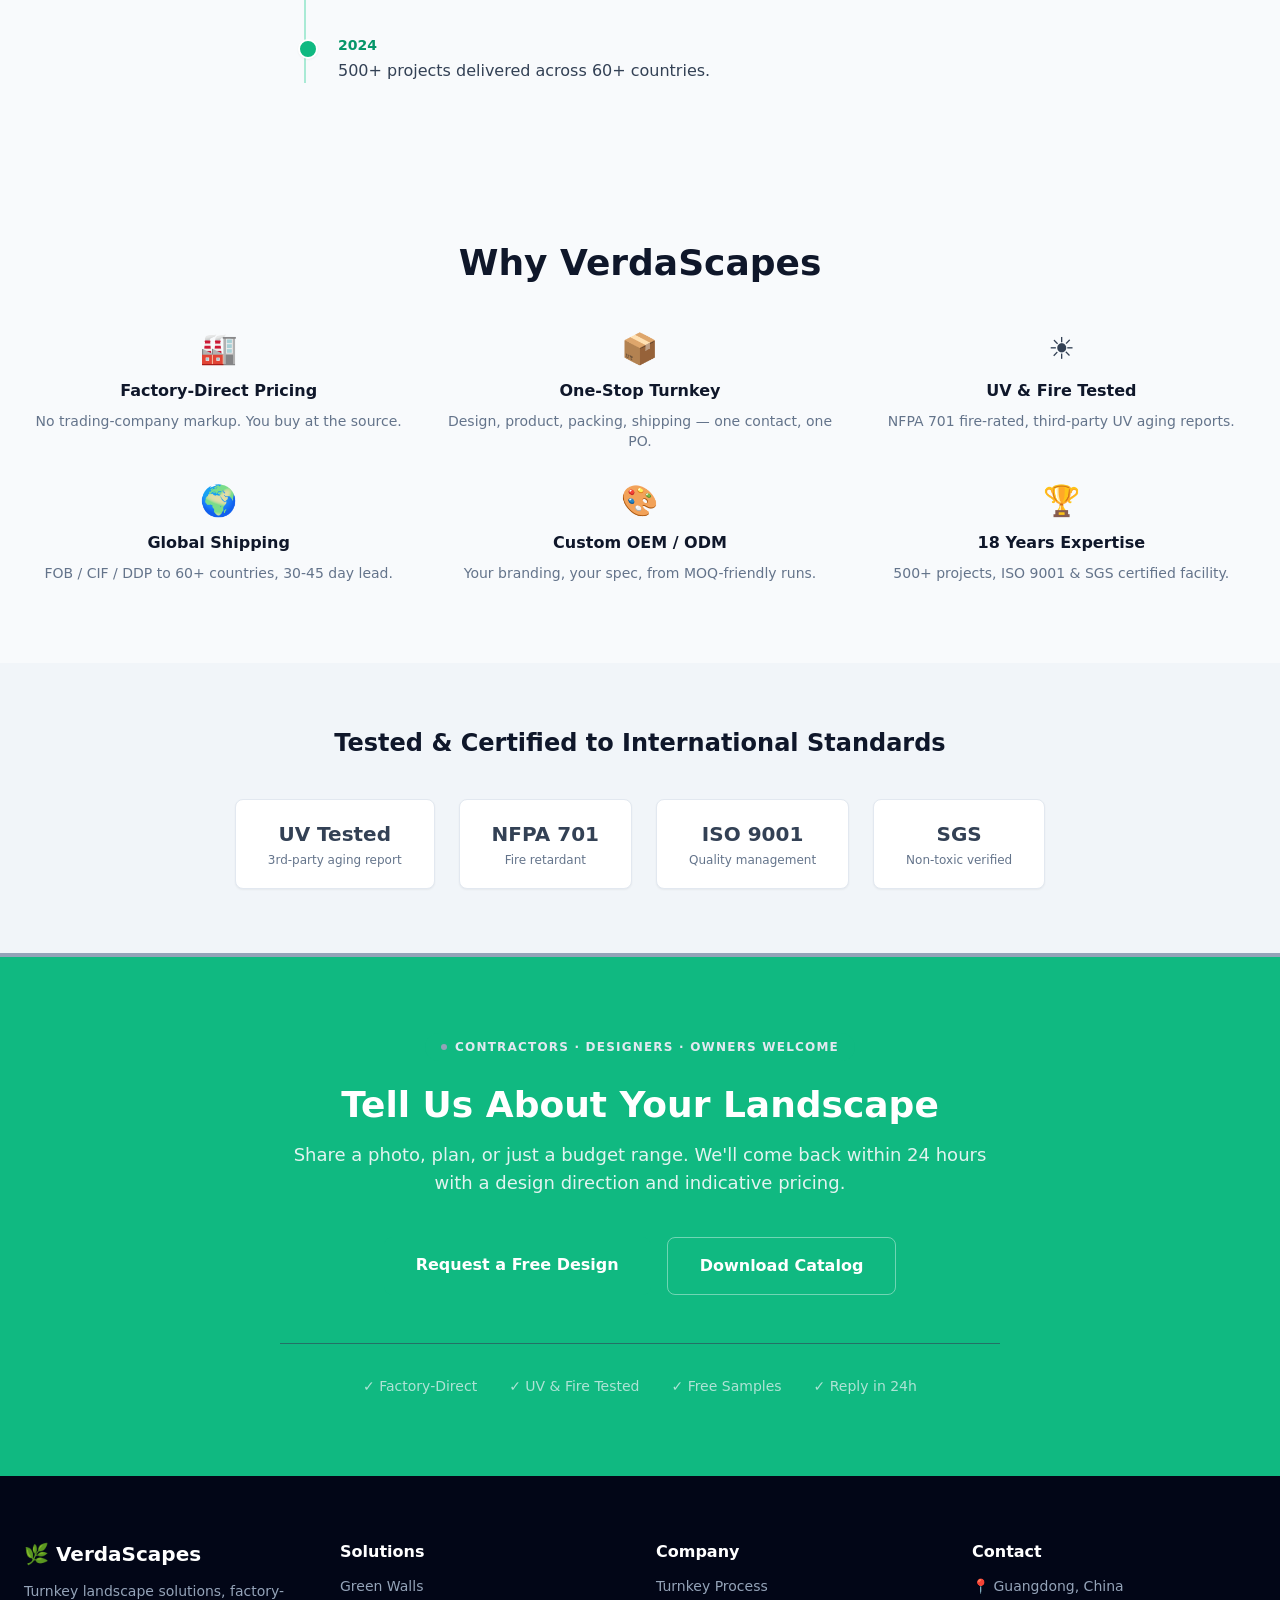
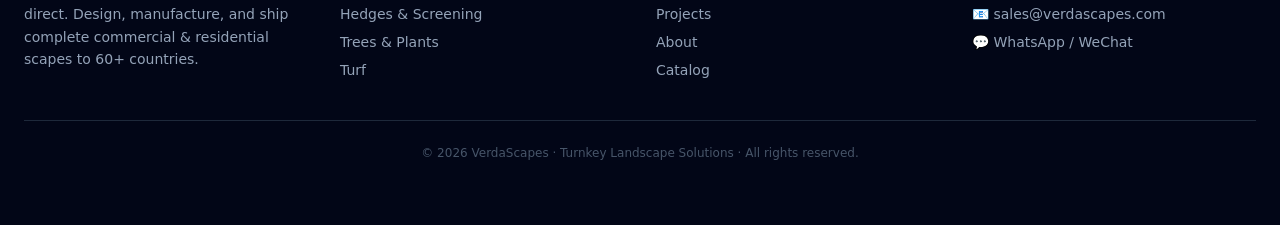
<file: about.html>
<!DOCTYPE html>
<html lang="en">
<head>
<meta charset="utf-8"/>
<meta content="width=device-width, initial-scale=1" name="viewport"/>
<title>About VerdaScapes | 18 Years of Turnkey Landscape Craft</title>
<link rel="stylesheet" href="./tailwind.css?v=202605301621">
<style>
  .ct::-webkit-scrollbar{display:none}
  html{scroll-behavior:smooth}
</style>
<link rel="preload" as="image" href="./images/verda-roof2.webp">
</head>
<body class="font-sans text-slate-700">
<nav class="bg-white/95 backdrop-blur border-b border-slate-200 py-4 px-6 sticky top-0 z-50">
  <div class="max-w-7xl mx-auto flex items-center justify-between relative">
    <a href="./index.html" class="font-bold text-2xl text-slate-800 tracking-tight">🌿 VerdaScapes</a>
    <div class="hidden lg:flex items-center gap-7 text-sm font-medium text-slate-700">
      <div class="relative group">
        <button class="flex items-center gap-1 hover:text-emerald-600">Products
          <svg class="w-3 h-3 mt-0.5" fill="none" stroke="currentColor" viewBox="0 0 24 24"><path stroke-linecap="round" stroke-linejoin="round" stroke-width="2" d="M19 9l-7 7-7-7"/></svg>
        </button>
        <div class="absolute left-0 top-full pt-3 hidden group-hover:block z-50">
          <div class="bg-white shadow-xl rounded-xl border border-slate-200 py-2 w-64">
            <a href="./green-walls.html" class="block px-4 py-2.5 text-sm text-slate-700 hover:bg-emerald-50 hover:text-emerald-700">Green Walls &amp; Vertical Gardens</a>
            <a href="./boxwood-hedges.html" class="block px-4 py-2.5 text-sm text-slate-700 hover:bg-emerald-50 hover:text-emerald-700">Boxwood Hedge Panels</a>
            <a href="./plants.html" class="block px-4 py-2.5 text-sm text-slate-700 hover:bg-emerald-50 hover:text-emerald-700">Artificial Plants</a>
            <a href="./custom-trees.html" class="block px-4 py-2.5 text-sm text-slate-700 hover:bg-emerald-50 hover:text-emerald-700">Custom Artificial Trees</a>
            <a href="./hanging-vines.html" class="block px-4 py-2.5 text-sm text-slate-700 hover:bg-emerald-50 hover:text-emerald-700">Hanging Vines &amp; Foliage</a>
            <a href="./faux-greenery.html" class="block px-4 py-2.5 text-sm text-slate-700 hover:bg-emerald-50 hover:text-emerald-700">Commercial Faux Greenery</a>
          </div>
        </div>
      </div>
      <a href="./index.html#applications" class="hover:text-emerald-600">Applications</a>
      <a href="./index.html#projects" class="hover:text-emerald-600">Projects</a>
      <a href="./about.html" class="hover:text-emerald-600">About</a>
      <a href="./contact.html" class="hover:text-emerald-600">Contact</a>
    </div>
    <a href="./contact.html" class="hidden lg:inline-block bg-emerald-500 hover:bg-emerald-600 text-white font-semibold px-5 py-2.5 rounded-lg text-sm transition">Get a Quote</a>
    <input type="checkbox" id="mnav" class="peer hidden">
    <label for="mnav" class="lg:hidden cursor-pointer text-3xl leading-none text-slate-700 select-none">&#9776;</label>
    <div class="hidden peer-checked:flex lg:hidden flex-col absolute top-full left-0 right-0 bg-white border-b border-slate-200 shadow-lg px-6 py-4 gap-0.5 text-sm font-medium text-slate-700">
      <span class="text-xs uppercase tracking-wider text-emerald-600 font-bold pb-1">Products</span>
      <a href="./green-walls.html" class="py-2 pl-3 hover:text-emerald-600">Green Walls &amp; Vertical Gardens</a>
      <a href="./boxwood-hedges.html" class="py-2 pl-3 hover:text-emerald-600">Boxwood Hedge Panels</a>
      <a href="./plants.html" class="py-2 pl-3 hover:text-emerald-600">Artificial Plants</a>
      <a href="./custom-trees.html" class="py-2 pl-3 hover:text-emerald-600">Custom Artificial Trees</a>
      <a href="./hanging-vines.html" class="py-2 pl-3 hover:text-emerald-600">Hanging Vines &amp; Foliage</a>
      <a href="./faux-greenery.html" class="py-2 pl-3 hover:text-emerald-600">Commercial Faux Greenery</a>
      <hr class="my-2 border-slate-200">
      <a href="./index.html#applications" class="py-2 hover:text-emerald-600">Applications</a>
      <a href="./index.html#projects" class="py-2 hover:text-emerald-600">Projects</a>
      <a href="./about.html" class="py-2 hover:text-emerald-600">About</a>
      <a href="./contact.html" class="py-2 hover:text-emerald-600">Contact</a>
      <a href="./contact.html" class="mt-2 bg-emerald-500 hover:bg-emerald-600 text-white text-center font-semibold px-5 py-2.5 rounded-lg">Get a Quote</a>
    </div>
  </div>
</nav>

<section class="relative text-white py-20 px-6 overflow-hidden">
  <img fetchpriority="high" src="./images/verda-roof2.webp" class="absolute inset-0 w-full h-full object-cover" alt="">
  <div class="absolute inset-0 bg-gradient-to-br from-slate-900/70 via-emerald-900/40 to-emerald-900/55"></div>
  <div class="relative max-w-7xl mx-auto">
    <nav class="text-sm text-slate-300 mb-6"><a href="./index.html" class="hover:text-white">Home</a> <span class="mx-2">/</span> <span class="text-emerald-200">About</span></nav>
    <div class="max-w-3xl">
      <div class="text-sm font-medium text-emerald-300 uppercase tracking-wider mb-3">Our Company</div>
      <h1 class="text-4xl md:text-5xl font-bold mb-4 leading-tight">From Single Plants to Whole Landscapes</h1>
      <p class="text-lg text-slate-200">18 years of craft, one factory, and a simple promise: design it, build it, ship it — so you don't have to chase five suppliers.</p>
    </div>
  </div>
</section>
<section class="py-20 px-6 bg-white">
  <div class="max-w-3xl mx-auto">
    <h2 class="text-3xl font-bold mb-6 text-slate-900">Our Story</h2>
    <div class="prose max-w-none text-slate-600 leading-relaxed space-y-4">
      <p>VerdaScapes began in 2007 as a single-product exporter — high-quality artificial plants shipped in bulk to wholesalers worldwide. For years we did one thing well: make realistic, durable faux greenery at factory-direct prices.</p>
      <p>But our best clients kept asking for more. Landscape contractors wanted hedges, turf, and pots in one shipment. Designers wanted us to build the whole scene, not just supply the parts. So we transformed — from a plant supplier into a turnkey landscape solutions partner.</p>
      <p>Today VerdaScapes designs, manufactures, and ships complete landscape packages to 60+ countries. One factory, one container, one point of contact — for the contractors, designers, and property owners who want the whole landscape done right, the first time.</p>
    </div>
  </div>
</section><section class="bg-emerald-500 py-7 px-6">
<div class="max-w-7xl mx-auto grid grid-cols-2 md:grid-cols-4 gap-6 text-center text-white">
<div><div class="text-3xl font-bold">18+</div><div class="text-sm text-slate-100/80 mt-1">Years Manufacturing</div></div>
<div><div class="text-3xl font-bold">60+</div><div class="text-sm text-slate-100/80 mt-1">Countries Shipped</div></div>
<div><div class="text-3xl font-bold">500+</div><div class="text-sm text-slate-100/80 mt-1">Projects Delivered</div></div>
<div><div class="text-3xl font-bold">3,000+</div><div class="text-sm text-slate-100/80 mt-1">Products In Stock</div></div>
</div>
</section>
<section class="py-20 px-6 bg-slate-50">
  <div class="max-w-2xl mx-auto">
    <h2 class="text-3xl font-bold mb-10 text-slate-900 text-center">Our Journey</h2>
    <div class="relative border-l-2 border-emerald-400/40 pl-8 space-y-8">
      <div class="relative">
        <div class="absolute -left-10 w-5 h-5 rounded-full bg-emerald-500 border-2 border-white shadow-sm top-1"></div>
        <div class="text-sm font-bold text-emerald-600 mb-1">2007</div>
        <div class="text-slate-700">Founded as a single-product artificial plant exporter.</div>
      </div>
      <div class="relative">
        <div class="absolute -left-10 w-5 h-5 rounded-full bg-emerald-500 border-2 border-white shadow-sm top-1"></div>
        <div class="text-sm font-bold text-emerald-600 mb-1">2012</div>
        <div class="text-slate-700">Earned CE & fire-retardant certifications; first European wholesale contracts.</div>
      </div>
      <div class="relative">
        <div class="absolute -left-10 w-5 h-5 rounded-full bg-emerald-500 border-2 border-white shadow-sm top-1"></div>
        <div class="text-sm font-bold text-emerald-600 mb-1">2015</div>
        <div class="text-slate-700">Factory expansion; added hedges, turf, and green wall lines.</div>
      </div>
      <div class="relative">
        <div class="absolute -left-10 w-5 h-5 rounded-full bg-emerald-500 border-2 border-white shadow-sm top-1"></div>
        <div class="text-sm font-bold text-emerald-600 mb-1">2018</div>
        <div class="text-slate-700">Launched OEM / ODM custom program for brand owners.</div>
      </div>
      <div class="relative">
        <div class="absolute -left-10 w-5 h-5 rounded-full bg-emerald-500 border-2 border-white shadow-sm top-1"></div>
        <div class="text-sm font-bold text-emerald-600 mb-1">2021</div>
        <div class="text-slate-700">Pivoted to turnkey — full design + manufacture + ship packages.</div>
      </div>
      <div class="relative">
        <div class="absolute -left-10 w-5 h-5 rounded-full bg-emerald-500 border-2 border-white shadow-sm top-1"></div>
        <div class="text-sm font-bold text-emerald-600 mb-1">2024</div>
        <div class="text-slate-700">500+ projects delivered across 60+ countries.</div>
      </div>
    </div>
  </div>
</section><section class="py-20 px-6 bg-slate-50">
<div class="max-w-7xl mx-auto">
<div class="text-center mb-12"><h2 class="text-4xl font-bold text-slate-900 mb-3">Why VerdaScapes</h2></div>
<div class="grid grid-cols-2 md:grid-cols-3 gap-8">
<div class="text-center"><div class="text-3xl mb-3">🏭</div><h3 class="font-bold text-slate-900 mb-2">Factory-Direct Pricing</h3><p class="text-sm text-slate-500">No trading-company markup. You buy at the source.</p></div>
<div class="text-center"><div class="text-3xl mb-3">📦</div><h3 class="font-bold text-slate-900 mb-2">One-Stop Turnkey</h3><p class="text-sm text-slate-500">Design, product, packing, shipping — one contact, one PO.</p></div>
<div class="text-center"><div class="text-3xl mb-3">☀️</div><h3 class="font-bold text-slate-900 mb-2">UV &amp; Fire Tested</h3><p class="text-sm text-slate-500">NFPA 701 fire-rated, third-party UV aging reports.</p></div>
<div class="text-center"><div class="text-3xl mb-3">🌍</div><h3 class="font-bold text-slate-900 mb-2">Global Shipping</h3><p class="text-sm text-slate-500">FOB / CIF / DDP to 60+ countries, 30-45 day lead.</p></div>
<div class="text-center"><div class="text-3xl mb-3">🎨</div><h3 class="font-bold text-slate-900 mb-2">Custom OEM / ODM</h3><p class="text-sm text-slate-500">Your branding, your spec, from MOQ-friendly runs.</p></div>
<div class="text-center"><div class="text-3xl mb-3">🏆</div><h3 class="font-bold text-slate-900 mb-2">18 Years Expertise</h3><p class="text-sm text-slate-500">500+ projects, ISO 9001 &amp; SGS certified facility.</p></div>
</div>
</div>
</section><section class="py-16 px-6 bg-slate-100">
<div class="max-w-7xl mx-auto">
<div class="text-center mb-10"><h2 class="text-2xl font-bold text-slate-900">Tested &amp; Certified to International Standards</h2></div>
<div class="flex flex-wrap justify-center gap-6">
<div class="bg-white rounded-lg px-8 py-5 text-center min-w-[130px] shadow-sm border border-slate-200"><div class="text-xl font-bold text-slate-700 mb-1">UV Tested</div><div class="text-xs text-slate-500">3rd-party aging report</div></div>
<div class="bg-white rounded-lg px-8 py-5 text-center min-w-[130px] shadow-sm border border-slate-200"><div class="text-xl font-bold text-slate-700 mb-1">NFPA 701</div><div class="text-xs text-slate-500">Fire retardant</div></div>
<div class="bg-white rounded-lg px-8 py-5 text-center min-w-[130px] shadow-sm border border-slate-200"><div class="text-xl font-bold text-slate-700 mb-1">ISO 9001</div><div class="text-xs text-slate-500">Quality management</div></div>
<div class="bg-white rounded-lg px-8 py-5 text-center min-w-[130px] shadow-sm border border-slate-200"><div class="text-xl font-bold text-slate-700 mb-1">SGS</div><div class="text-xs text-slate-500">Non-toxic verified</div></div>
</div>
</div>
</section><section class="relative bg-emerald-500 overflow-hidden" id="contact">
<div class="absolute top-0 left-0 right-0 h-1 bg-slate-400"></div>
<div class="relative max-w-3xl mx-auto py-20 px-6 text-center text-white">
<div class="inline-flex items-center gap-2 bg-emerald-500/20 text-slate-200 text-xs font-semibold uppercase tracking-widest px-4 py-1.5 rounded-full mb-6"><span class="w-1.5 h-1.5 rounded-full bg-slate-400"></span>Contractors · Designers · Owners Welcome</div>
<h2 class="text-3xl md:text-4xl font-bold mb-4">Tell Us About Your Landscape</h2>
<p class="text-slate-50/90 text-lg mb-10">Share a photo, plan, or just a budget range. We'll come back within 24 hours with a design direction and indicative pricing.</p>
<div class="flex flex-wrap justify-center gap-4">
<a class="bg-emerald-500 hover:bg-emerald-400 text-white font-semibold px-8 py-4 rounded-lg cursor-pointer">Request a Free Design</a>
<a class="border border-white/40 text-white hover:bg-white/10 font-semibold px-8 py-4 rounded-lg cursor-pointer">Download Catalog</a>
</div>
<div class="mt-12 pt-8 border-t border-slate-700/60 flex flex-wrap justify-center gap-x-8 gap-y-3 text-sm text-slate-100/70">
<span>✓ Factory-Direct</span><span>✓ UV &amp; Fire Tested</span><span>✓ Free Samples</span><span>✓ Reply in 24h</span>
</div>
</div>
</section>
<footer class="bg-slate-950 text-slate-400 py-16 px-6">
<div class="max-w-7xl mx-auto grid grid-cols-2 md:grid-cols-4 gap-8 mb-10">
<div><div class="font-bold text-white text-xl mb-3">🌿 VerdaScapes</div><p class="text-sm leading-relaxed">Turnkey landscape solutions, factory-direct. Design, manufacture, and ship complete commercial &amp; residential scapes to 60+ countries.</p></div>
<div><div class="font-semibold text-white mb-3">Solutions</div><ul class="space-y-2 text-sm"><li><a class="hover:text-slate-400 cursor-pointer">Green Walls</a></li><li><a class="hover:text-slate-400 cursor-pointer">Hedges &amp; Screening</a></li><li><a class="hover:text-slate-400 cursor-pointer">Trees &amp; Plants</a></li><li><a class="hover:text-slate-400 cursor-pointer">Turf</a></li></ul></div>
<div><div class="font-semibold text-white mb-3">Company</div><ul class="space-y-2 text-sm"><li><a class="hover:text-slate-400 cursor-pointer">Turnkey Process</a></li><li><a class="hover:text-slate-400 cursor-pointer">Projects</a></li><li><a class="hover:text-slate-400 cursor-pointer">About</a></li><li><a class="hover:text-slate-400 cursor-pointer">Catalog</a></li></ul></div>
<div><div class="font-semibold text-white mb-3">Contact</div><ul class="space-y-2 text-sm"><li>📍 Guangdong, China</li><li>📧 sales@verdascapes.com</li><li>💬 WhatsApp / WeChat</li></ul></div>
</div>
<div class="border-t border-slate-800 pt-6 text-center text-xs text-slate-600">© 2026 VerdaScapes · Turnkey Landscape Solutions · All rights reserved.</div>
</footer>
</body>
</html>
</file>
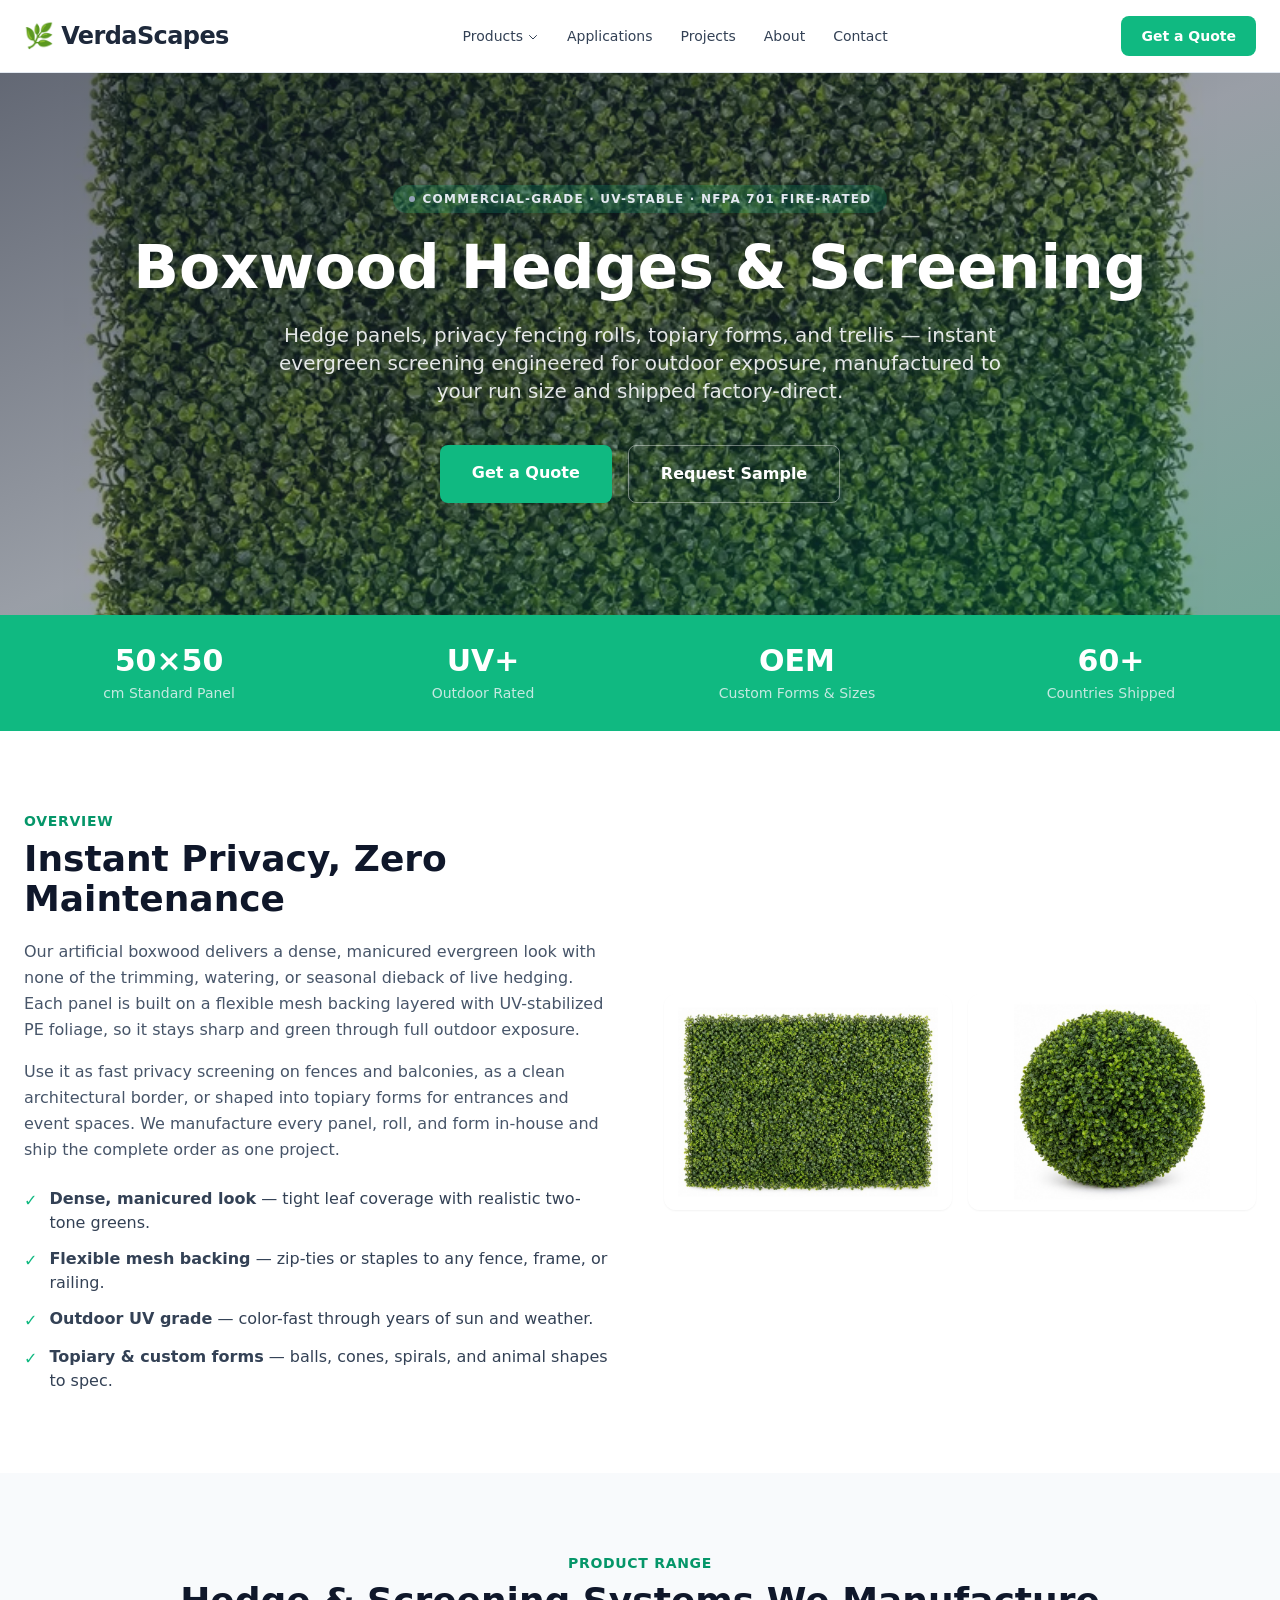
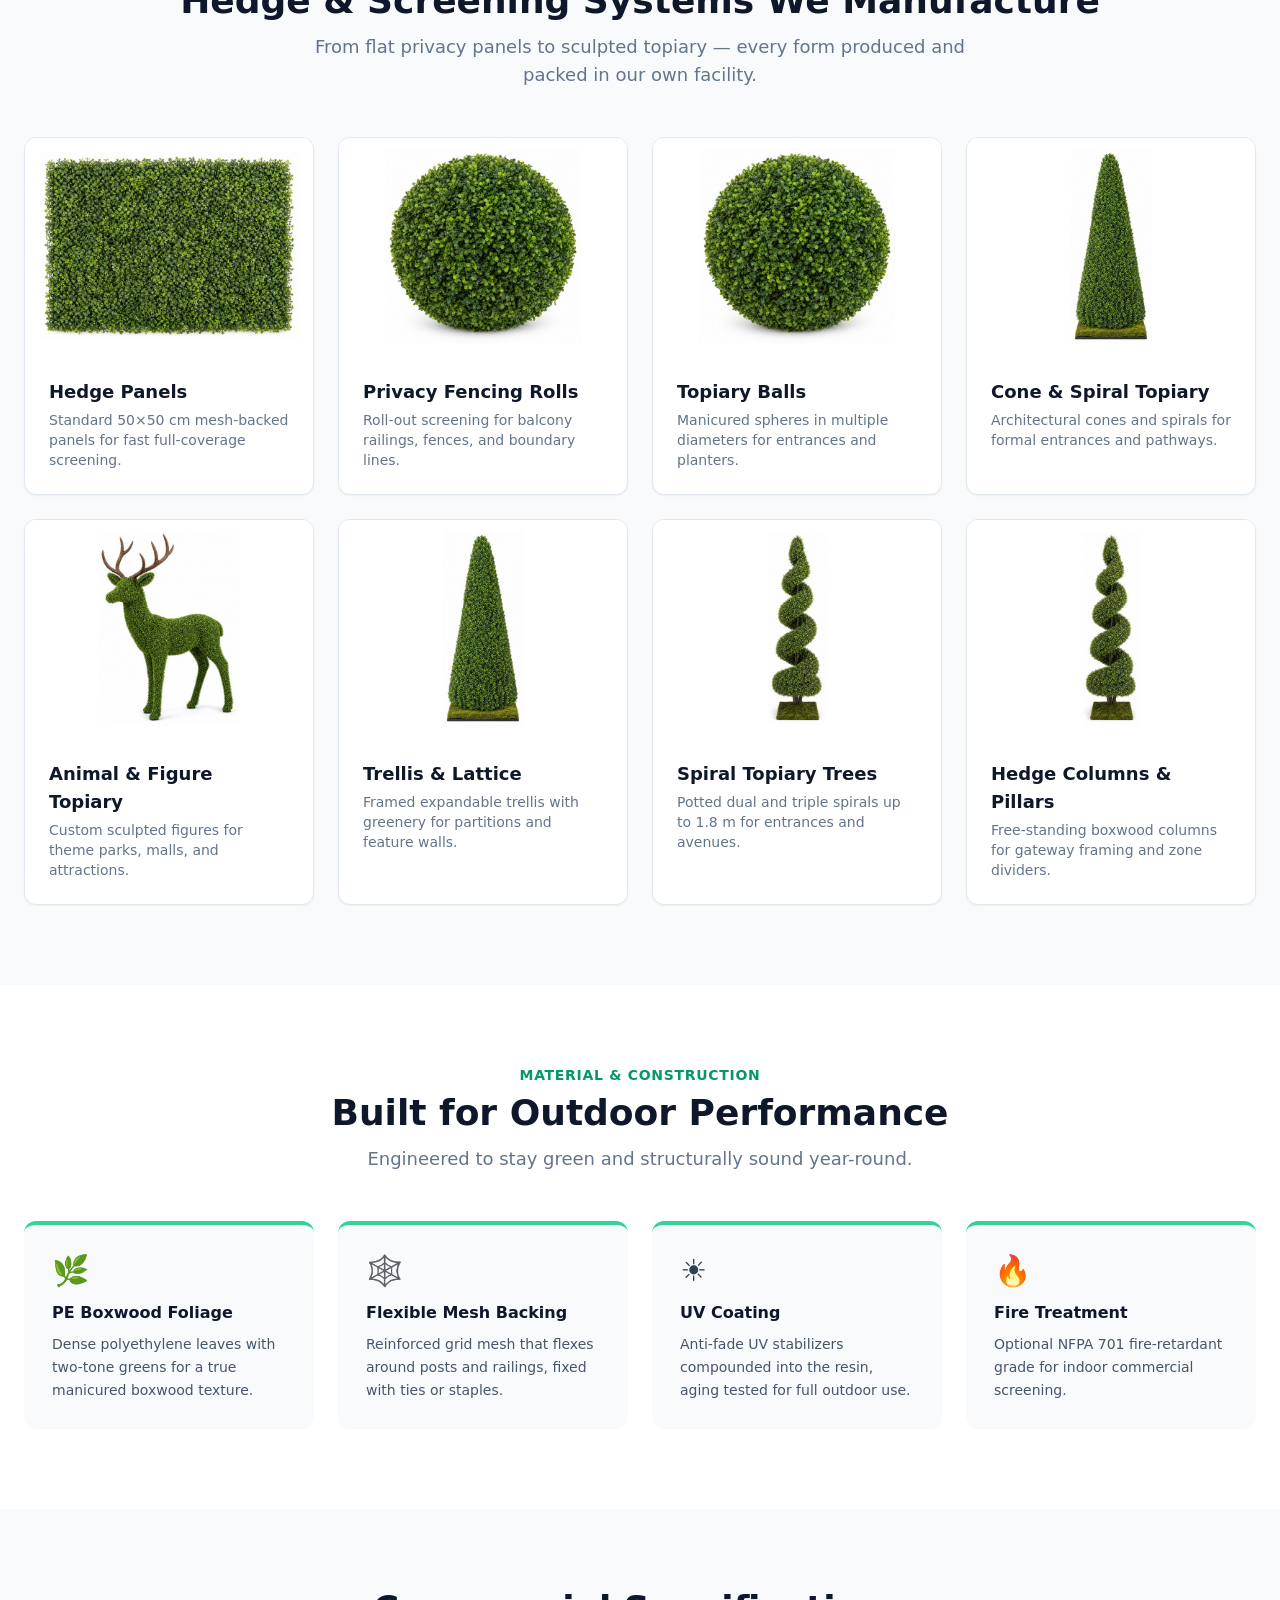
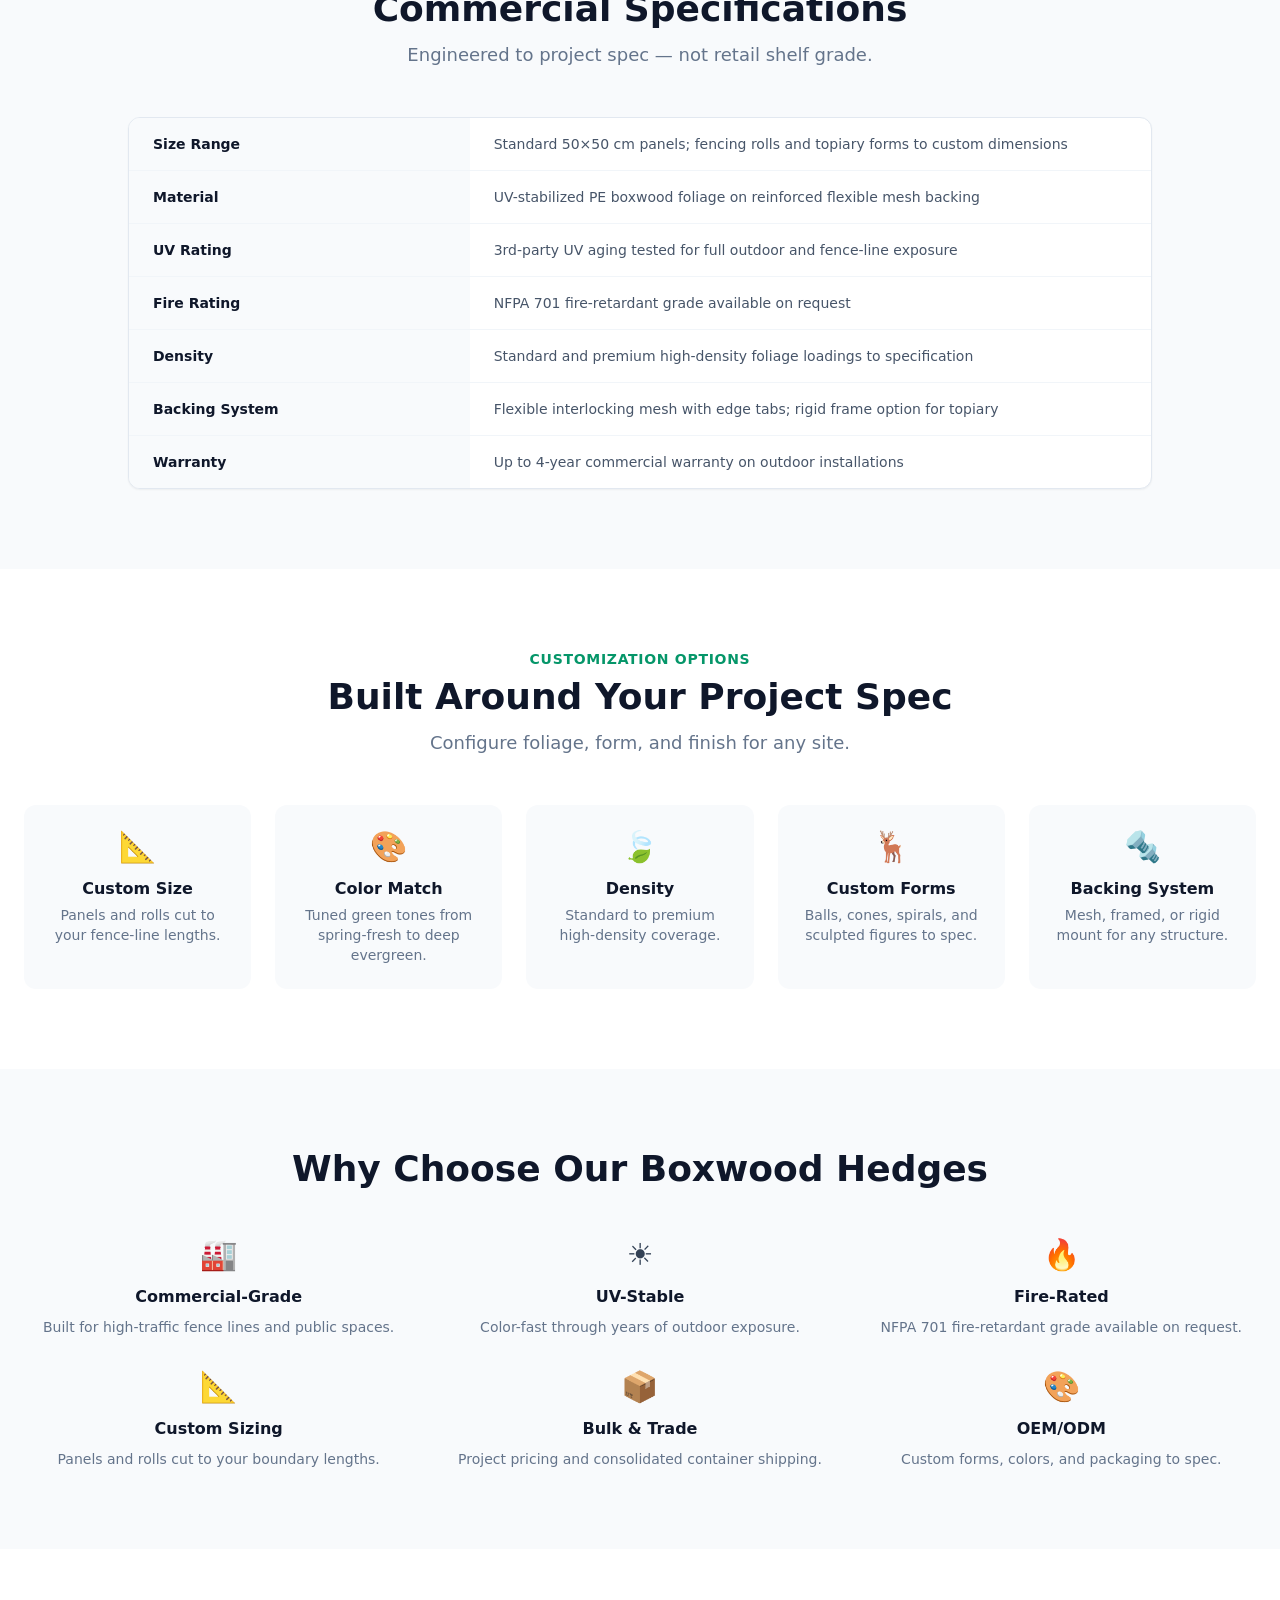
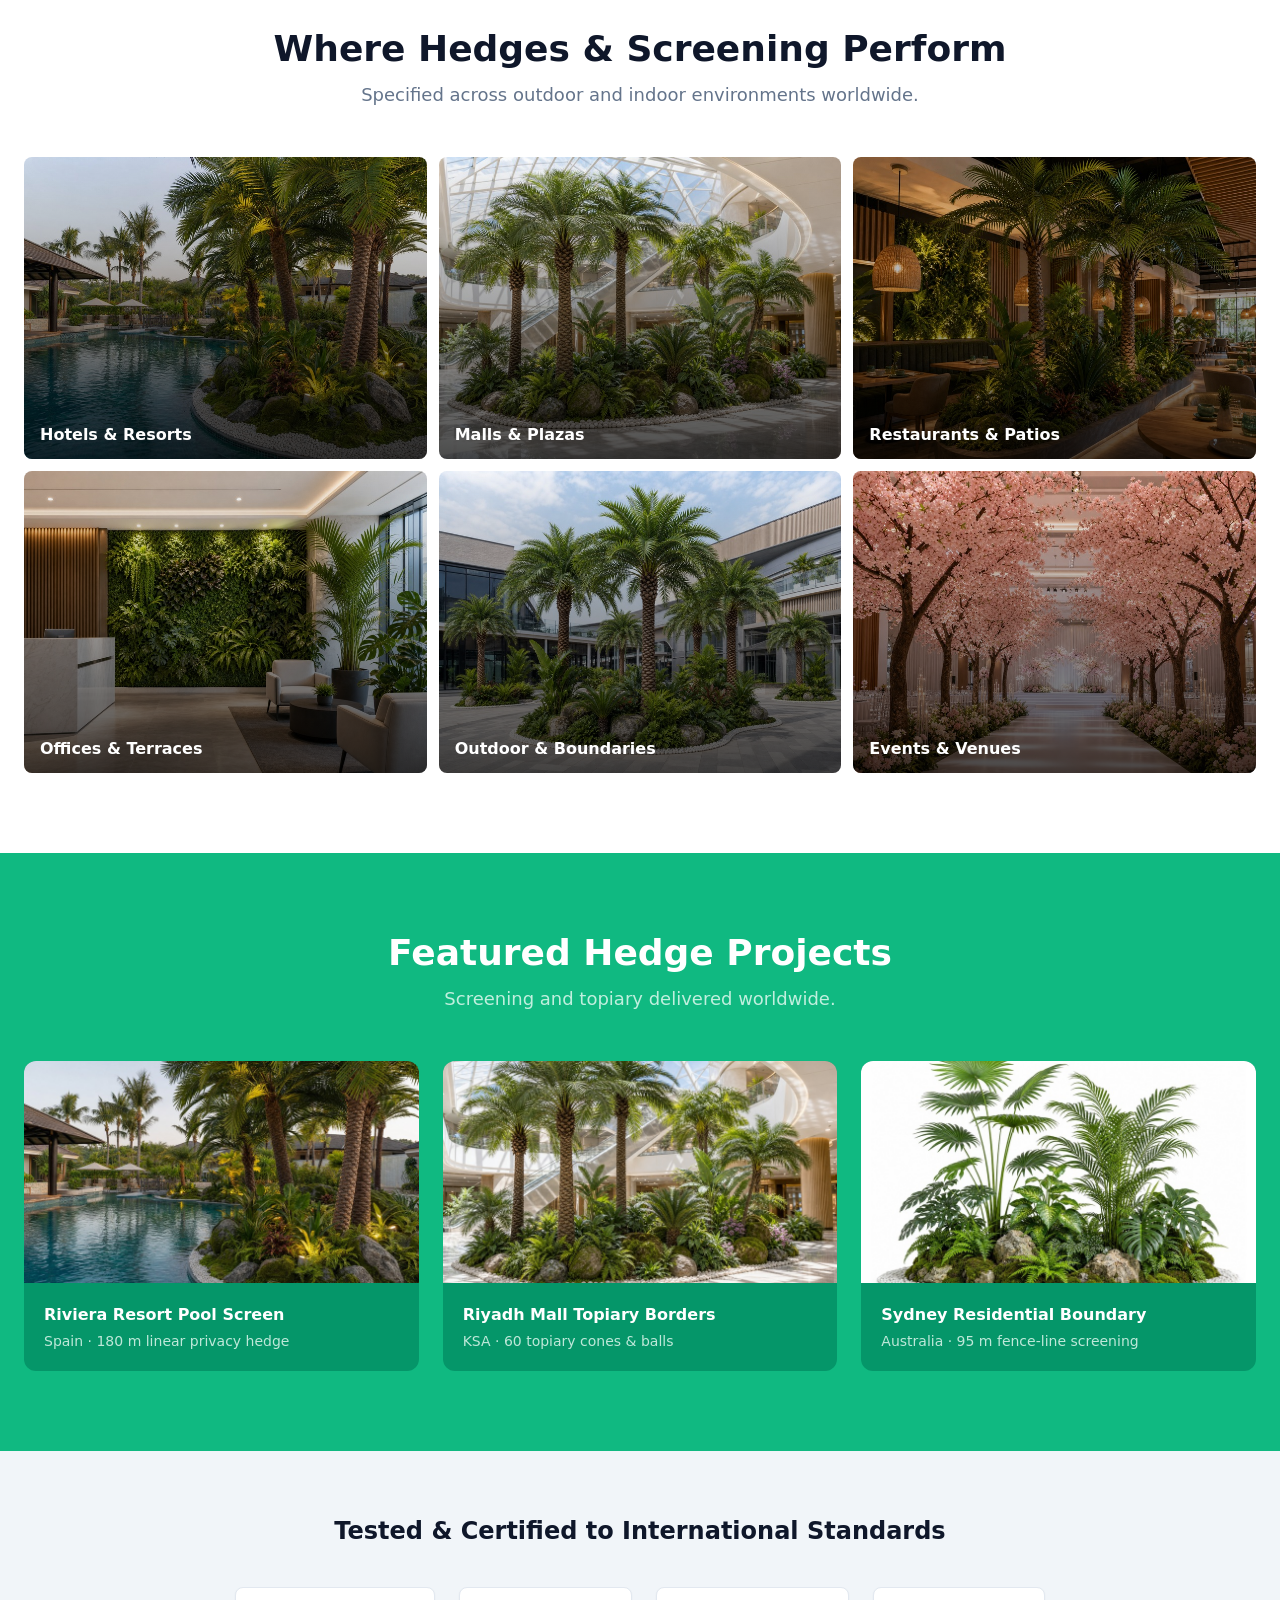
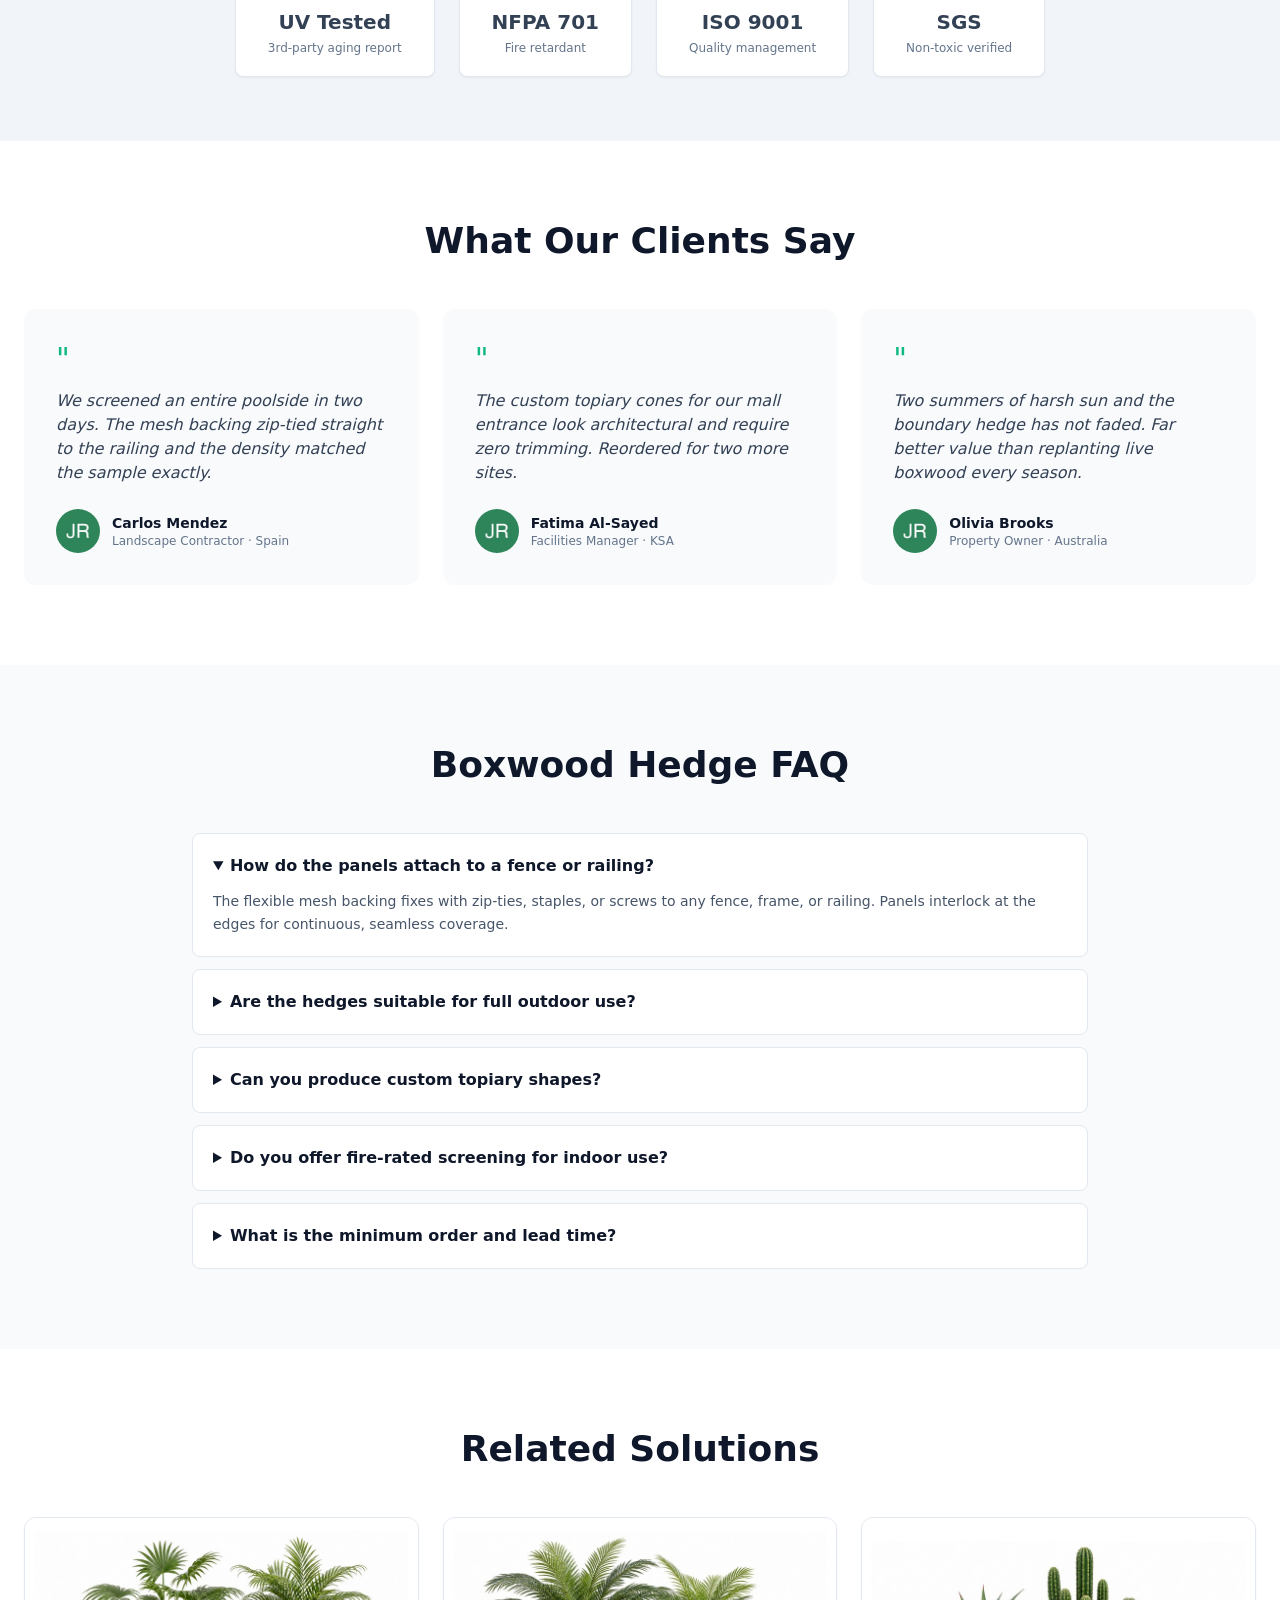
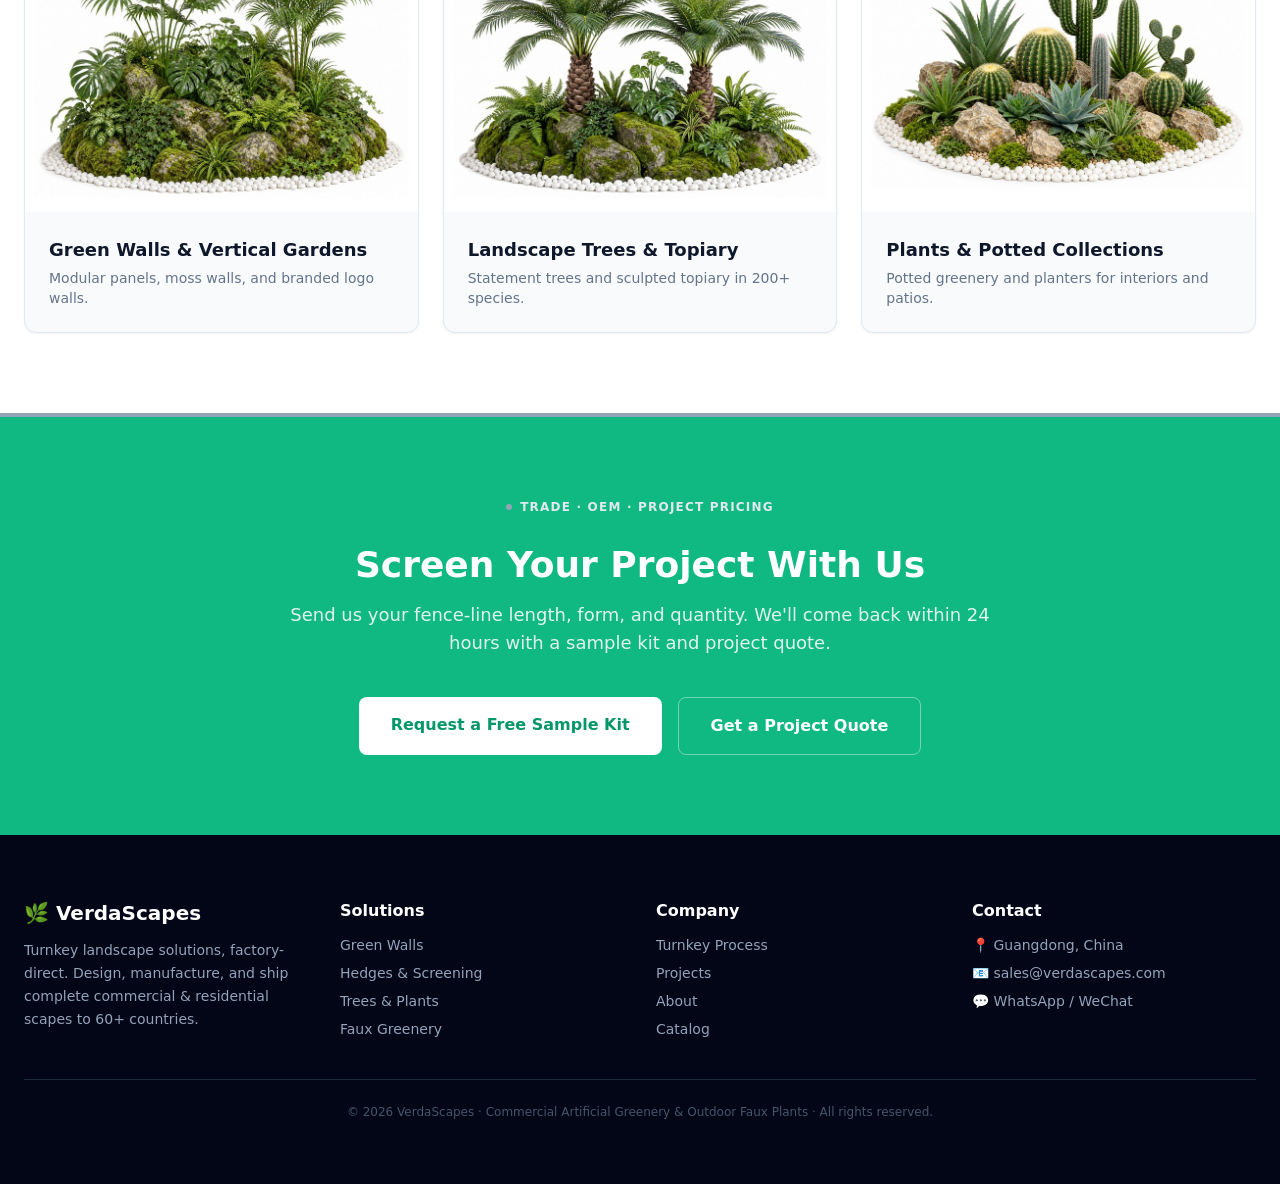
<file: boxwood-hedges.html>
<!DOCTYPE html>
<html lang="en">
<head>
<meta charset="UTF-8">
<meta name="viewport" content="width=device-width, initial-scale=1">
<title>Boxwood Hedges & Screening | VerdaScapes</title>
<meta name="description" content="Commercial-grade artificial boxwood hedges and privacy screening — hedge panels, fencing rolls, topiary balls, and trellis. UV-stable, NFPA 701 fire-rated, custom size & OEM. Manufactured factory-direct to 60+ countries.">
<link rel="canonical" href="https://verdascapes.com/boxwood-hedges.html">
<link rel="stylesheet" href="./tailwind.css?v=202605301621">
<style>
  .ct::-webkit-scrollbar{display:none}
  html{scroll-behavior:smooth}
</style>
<link rel="preload" as="image" href="./images/prod-hedge-hero.webp">
</head>
<body class="font-sans text-slate-700">

<!-- NAVBAR -->
<nav class="bg-white/95 backdrop-blur border-b border-slate-200 py-4 px-6 sticky top-0 z-50">
  <div class="max-w-7xl mx-auto flex items-center justify-between relative">
    <a href="./index.html" class="font-bold text-2xl text-slate-800 tracking-tight">🌿 VerdaScapes</a>
    <div class="hidden lg:flex items-center gap-7 text-sm font-medium text-slate-700">
      <div class="relative group">
        <button class="flex items-center gap-1 hover:text-emerald-600">Products
          <svg class="w-3 h-3 mt-0.5" fill="none" stroke="currentColor" viewBox="0 0 24 24"><path stroke-linecap="round" stroke-linejoin="round" stroke-width="2" d="M19 9l-7 7-7-7"/></svg>
        </button>
        <div class="absolute left-0 top-full pt-3 hidden group-hover:block z-50">
          <div class="bg-white shadow-xl rounded-xl border border-slate-200 py-2 w-64">
            <a href="./green-walls.html" class="block px-4 py-2.5 text-sm text-slate-700 hover:bg-emerald-50 hover:text-emerald-700">Green Walls &amp; Vertical Gardens</a>
            <a href="./boxwood-hedges.html" class="block px-4 py-2.5 text-sm text-slate-700 hover:bg-emerald-50 hover:text-emerald-700">Boxwood Hedge Panels</a>
            <a href="./plants.html" class="block px-4 py-2.5 text-sm text-slate-700 hover:bg-emerald-50 hover:text-emerald-700">Artificial Plants</a>
            <a href="./custom-trees.html" class="block px-4 py-2.5 text-sm text-slate-700 hover:bg-emerald-50 hover:text-emerald-700">Custom Artificial Trees</a>
            <a href="./hanging-vines.html" class="block px-4 py-2.5 text-sm text-slate-700 hover:bg-emerald-50 hover:text-emerald-700">Hanging Vines &amp; Foliage</a>
            <a href="./faux-greenery.html" class="block px-4 py-2.5 text-sm text-slate-700 hover:bg-emerald-50 hover:text-emerald-700">Commercial Faux Greenery</a>
          </div>
        </div>
      </div>
      <a href="./index.html#applications" class="hover:text-emerald-600">Applications</a>
      <a href="./index.html#projects" class="hover:text-emerald-600">Projects</a>
      <a href="./about.html" class="hover:text-emerald-600">About</a>
      <a href="./contact.html" class="hover:text-emerald-600">Contact</a>
    </div>
    <a href="./contact.html" class="hidden lg:inline-block bg-emerald-500 hover:bg-emerald-600 text-white font-semibold px-5 py-2.5 rounded-lg text-sm transition">Get a Quote</a>
    <input type="checkbox" id="mnav" class="peer hidden">
    <label for="mnav" class="lg:hidden cursor-pointer text-3xl leading-none text-slate-700 select-none">&#9776;</label>
    <div class="hidden peer-checked:flex lg:hidden flex-col absolute top-full left-0 right-0 bg-white border-b border-slate-200 shadow-lg px-6 py-4 gap-0.5 text-sm font-medium text-slate-700">
      <span class="text-xs uppercase tracking-wider text-emerald-600 font-bold pb-1">Products</span>
      <a href="./green-walls.html" class="py-2 pl-3 hover:text-emerald-600">Green Walls &amp; Vertical Gardens</a>
      <a href="./boxwood-hedges.html" class="py-2 pl-3 hover:text-emerald-600">Boxwood Hedge Panels</a>
      <a href="./plants.html" class="py-2 pl-3 hover:text-emerald-600">Artificial Plants</a>
      <a href="./custom-trees.html" class="py-2 pl-3 hover:text-emerald-600">Custom Artificial Trees</a>
      <a href="./hanging-vines.html" class="py-2 pl-3 hover:text-emerald-600">Hanging Vines &amp; Foliage</a>
      <a href="./faux-greenery.html" class="py-2 pl-3 hover:text-emerald-600">Commercial Faux Greenery</a>
      <hr class="my-2 border-slate-200">
      <a href="./index.html#applications" class="py-2 hover:text-emerald-600">Applications</a>
      <a href="./index.html#projects" class="py-2 hover:text-emerald-600">Projects</a>
      <a href="./about.html" class="py-2 hover:text-emerald-600">About</a>
      <a href="./contact.html" class="py-2 hover:text-emerald-600">Contact</a>
      <a href="./contact.html" class="mt-2 bg-emerald-500 hover:bg-emerald-600 text-white text-center font-semibold px-5 py-2.5 rounded-lg">Get a Quote</a>
    </div>
  </div>
</nav>

<!-- HERO -->
<section class="relative text-white py-28 px-6 overflow-hidden">
  <img fetchpriority="high" src="./images/prod-hedge-hero.webp" class="absolute inset-0 w-full h-full object-cover" alt="Commercial artificial boxwood hedge screening">
  <div class="absolute inset-0 bg-gradient-to-br from-slate-900/65 via-slate-800/45 to-emerald-800/55"></div>
  <div class="relative max-w-5xl mx-auto text-center">
    <div class="inline-flex items-center gap-2 bg-emerald-500/20 text-slate-200 text-xs font-semibold uppercase tracking-widest px-4 py-1.5 rounded-full mb-6">
      <span class="w-1.5 h-1.5 rounded-full bg-slate-400"></span>Commercial-Grade · UV-Stable · NFPA 701 Fire-Rated
    </div>
    <h1 class="text-4xl md:text-6xl font-bold mb-6 leading-tight">Boxwood Hedges & Screening</h1>
    <p class="text-xl text-slate-50/90 mb-10 max-w-3xl mx-auto">Hedge panels, privacy fencing rolls, topiary forms, and trellis — instant evergreen screening engineered for outdoor exposure, manufactured to your run size and shipped factory-direct.</p>
    <div class="flex flex-wrap justify-center gap-4">
      <a href="./contact.html" class="bg-emerald-500 hover:bg-emerald-400 text-white font-semibold px-8 py-4 rounded-lg transition">Get a Quote</a>
      <a href="./contact.html" class="border border-white/40 text-white hover:bg-white/10 font-semibold px-8 py-4 rounded-lg transition">Request Sample</a>
    </div>
  </div>
</section>

<!-- TRUST STRIP -->
<section class="bg-emerald-500 py-7 px-6">
  <div class="max-w-7xl mx-auto grid grid-cols-2 md:grid-cols-4 gap-6 text-center text-white">
    <div><div class="text-3xl font-bold">50×50</div><div class="text-sm text-slate-100/80 mt-1">cm Standard Panel</div></div>
    <div><div class="text-3xl font-bold">UV+</div><div class="text-sm text-slate-100/80 mt-1">Outdoor Rated</div></div>
    <div><div class="text-3xl font-bold">OEM</div><div class="text-sm text-slate-100/80 mt-1">Custom Forms & Sizes</div></div>
    <div><div class="text-3xl font-bold">60+</div><div class="text-sm text-slate-100/80 mt-1">Countries Shipped</div></div>
  </div>
</section>

<!-- OVERVIEW -->
<section class="py-20 px-6 bg-white">
  <div class="max-w-7xl mx-auto grid md:grid-cols-2 gap-12 items-center">
    <div>
      <div class="text-sm font-semibold text-emerald-600 uppercase tracking-wider mb-2">Overview</div>
      <h2 class="text-4xl font-bold text-slate-900 mb-5">Instant Privacy, Zero Maintenance</h2>
      <p class="text-slate-600 leading-relaxed mb-4">Our artificial boxwood delivers a dense, manicured evergreen look with none of the trimming, watering, or seasonal dieback of live hedging. Each panel is built on a flexible mesh backing layered with UV-stabilized PE foliage, so it stays sharp and green through full outdoor exposure.</p>
      <p class="text-slate-600 leading-relaxed mb-6">Use it as fast privacy screening on fences and balconies, as a clean architectural border, or shaped into topiary forms for entrances and event spaces. We manufacture every panel, roll, and form in-house and ship the complete order as one project.</p>
      <ul class="space-y-3">
        <li class="flex items-start gap-3"><span class="text-emerald-500 font-bold mt-0.5">✓</span><span class="text-slate-700"><strong>Dense, manicured look</strong> — tight leaf coverage with realistic two-tone greens.</span></li>
        <li class="flex items-start gap-3"><span class="text-emerald-500 font-bold mt-0.5">✓</span><span class="text-slate-700"><strong>Flexible mesh backing</strong> — zip-ties or staples to any fence, frame, or railing.</span></li>
        <li class="flex items-start gap-3"><span class="text-emerald-500 font-bold mt-0.5">✓</span><span class="text-slate-700"><strong>Outdoor UV grade</strong> — color-fast through years of sun and weather.</span></li>
        <li class="flex items-start gap-3"><span class="text-emerald-500 font-bold mt-0.5">✓</span><span class="text-slate-700"><strong>Topiary & custom forms</strong> — balls, cones, spirals, and animal shapes to spec.</span></li>
      </ul>
    </div>
    <div class="grid grid-cols-2 gap-4">
      <img loading="lazy" decoding="async" src="./images/asset-boxwood-panel.jpg" class="rounded-xl shadow-sm w-full h-full object-cover" alt="Artificial boxwood hedge panel close-up">
      <img loading="lazy" decoding="async" src="./images/prod-hedge-2.jpg" class="rounded-xl shadow-sm w-full h-full object-cover" alt="Boxwood privacy screening">
    </div>
  </div>
</section>

<!-- SUB-PRODUCTS -->
<section class="py-20 px-6 bg-slate-50">
  <div class="max-w-7xl mx-auto">
    <div class="text-center mb-12">
      <div class="text-sm font-semibold text-emerald-600 uppercase tracking-wider mb-2">Product Range</div>
      <h2 class="text-4xl font-bold text-slate-900 mb-3">Hedge & Screening Systems We Manufacture</h2>
      <p class="text-slate-500 text-lg max-w-2xl mx-auto">From flat privacy panels to sculpted topiary — every form produced and packed in our own facility.</p>
    </div>
    <div class="grid grid-cols-2 md:grid-cols-4 gap-6">
      <div class="bg-white rounded-xl overflow-hidden shadow-sm border border-slate-200 hover:shadow-lg hover:-translate-y-1 transition"><div class="aspect-[4/3] overflow-hidden"><img loading="lazy" decoding="async" src="./images/asset-boxwood-panel.jpg" class="w-full h-full object-cover hover:scale-105 transition" alt="Boxwood hedge panel"></div><div class="p-6"><h3 class="font-bold text-slate-900 text-lg mb-1">Hedge Panels</h3><p class="text-sm text-slate-500">Standard 50×50 cm mesh-backed panels for fast full-coverage screening.</p></div></div>
      <div class="bg-white rounded-xl overflow-hidden shadow-sm border border-slate-200 hover:shadow-lg hover:-translate-y-1 transition"><div class="aspect-[4/3] overflow-hidden"><img loading="lazy" decoding="async" src="./images/prod-hedge-2.jpg" class="w-full h-full object-cover hover:scale-105 transition" alt="Privacy fencing roll"></div><div class="p-6"><h3 class="font-bold text-slate-900 text-lg mb-1">Privacy Fencing Rolls</h3><p class="text-sm text-slate-500">Roll-out screening for balcony railings, fences, and boundary lines.</p></div></div>
      <div class="bg-white rounded-xl overflow-hidden shadow-sm border border-slate-200 hover:shadow-lg hover:-translate-y-1 transition"><div class="aspect-[4/3] overflow-hidden"><img loading="lazy" decoding="async" src="./images/asset-boxwood-ball.jpg" class="w-full h-full object-cover hover:scale-105 transition" alt="Boxwood topiary ball"></div><div class="p-6"><h3 class="font-bold text-slate-900 text-lg mb-1">Topiary Balls</h3><p class="text-sm text-slate-500">Manicured spheres in multiple diameters for entrances and planters.</p></div></div>
      <div class="bg-white rounded-xl overflow-hidden shadow-sm border border-slate-200 hover:shadow-lg hover:-translate-y-1 transition"><div class="aspect-[4/3] overflow-hidden"><img loading="lazy" decoding="async" src="./images/asset-cone-topiary.jpg" class="w-full h-full object-cover hover:scale-105 transition" alt="Cone topiary"></div><div class="p-6"><h3 class="font-bold text-slate-900 text-lg mb-1">Cone & Spiral Topiary</h3><p class="text-sm text-slate-500">Architectural cones and spirals for formal entrances and pathways.</p></div></div>
      <div class="bg-white rounded-xl overflow-hidden shadow-sm border border-slate-200 hover:shadow-lg hover:-translate-y-1 transition"><div class="aspect-[4/3] overflow-hidden"><img loading="lazy" decoding="async" src="./images/asset-topiary-deer.jpg" class="w-full h-full object-cover hover:scale-105 transition" alt="Animal topiary form"></div><div class="p-6"><h3 class="font-bold text-slate-900 text-lg mb-1">Animal & Figure Topiary</h3><p class="text-sm text-slate-500">Custom sculpted figures for theme parks, malls, and attractions.</p></div></div>
      <div class="bg-white rounded-xl overflow-hidden shadow-sm border border-slate-200 hover:shadow-lg hover:-translate-y-1 transition"><div class="aspect-[4/3] overflow-hidden"><img loading="lazy" decoding="async" src="./images/prod-hedge-3.jpg" class="w-full h-full object-cover hover:scale-105 transition" alt="Trellis with foliage"></div><div class="p-6"><h3 class="font-bold text-slate-900 text-lg mb-1">Trellis & Lattice</h3><p class="text-sm text-slate-500">Framed expandable trellis with greenery for partitions and feature walls.</p></div></div>
      <div class="bg-white rounded-xl overflow-hidden shadow-sm border border-slate-200 hover:shadow-lg hover:-translate-y-1 transition"><div class="aspect-[4/3] overflow-hidden"><img loading="lazy" decoding="async" src="./images/asset-spiral-topiary.jpg" class="w-full h-full object-cover hover:scale-105 transition" alt="Spiral topiary tree"></div><div class="p-6"><h3 class="font-bold text-slate-900 text-lg mb-1">Spiral Topiary Trees</h3><p class="text-sm text-slate-500">Potted dual and triple spirals up to 1.8 m for entrances and avenues.</p></div></div>
      <div class="bg-white rounded-xl overflow-hidden shadow-sm border border-slate-200 hover:shadow-lg hover:-translate-y-1 transition"><div class="aspect-[4/3] overflow-hidden"><img loading="lazy" decoding="async" src="./images/prod-hedge-4.jpg" class="w-full h-full object-cover hover:scale-105 transition" alt="Hedge column and pillar"></div><div class="p-6"><h3 class="font-bold text-slate-900 text-lg mb-1">Hedge Columns & Pillars</h3><p class="text-sm text-slate-500">Free-standing boxwood columns for gateway framing and zone dividers.</p></div></div>
    </div>
  </div>
</section>

<!-- MATERIAL & CONSTRUCTION -->
<section class="py-20 px-6 bg-white">
  <div class="max-w-7xl mx-auto">
    <div class="text-center mb-12">
      <div class="text-sm font-semibold text-emerald-600 uppercase tracking-wider mb-2">Material & Construction</div>
      <h2 class="text-4xl font-bold text-slate-900 mb-3">Built for Outdoor Performance</h2>
      <p class="text-slate-500 text-lg max-w-2xl mx-auto">Engineered to stay green and structurally sound year-round.</p>
    </div>
    <div class="grid grid-cols-1 md:grid-cols-4 gap-6">
      <div class="bg-slate-50 rounded-xl p-7 border-t-4 border-emerald-400"><div class="text-3xl mb-3">🌿</div><h3 class="font-bold text-slate-900 mb-2">PE Boxwood Foliage</h3><p class="text-sm text-slate-600 leading-relaxed">Dense polyethylene leaves with two-tone greens for a true manicured boxwood texture.</p></div>
      <div class="bg-slate-50 rounded-xl p-7 border-t-4 border-emerald-400"><div class="text-3xl mb-3">🕸️</div><h3 class="font-bold text-slate-900 mb-2">Flexible Mesh Backing</h3><p class="text-sm text-slate-600 leading-relaxed">Reinforced grid mesh that flexes around posts and railings, fixed with ties or staples.</p></div>
      <div class="bg-slate-50 rounded-xl p-7 border-t-4 border-emerald-400"><div class="text-3xl mb-3">☀️</div><h3 class="font-bold text-slate-900 mb-2">UV Coating</h3><p class="text-sm text-slate-600 leading-relaxed">Anti-fade UV stabilizers compounded into the resin, aging tested for full outdoor use.</p></div>
      <div class="bg-slate-50 rounded-xl p-7 border-t-4 border-emerald-400"><div class="text-3xl mb-3">🔥</div><h3 class="font-bold text-slate-900 mb-2">Fire Treatment</h3><p class="text-sm text-slate-600 leading-relaxed">Optional NFPA 701 fire-retardant grade for indoor commercial screening.</p></div>
    </div>
  </div>
</section>

<!-- SPECS -->
<section class="py-20 px-6 bg-slate-50">
  <div class="max-w-5xl mx-auto">
    <div class="text-center mb-12">
      <h2 class="text-4xl font-bold text-slate-900 mb-3">Commercial Specifications</h2>
      <p class="text-slate-500 text-lg">Engineered to project spec — not retail shelf grade.</p>
    </div>
    <div class="bg-white rounded-xl shadow-sm border border-slate-200 overflow-hidden">
      <table class="w-full text-sm">
        <tbody class="divide-y divide-slate-100">
          <tr><td class="px-6 py-4 font-semibold text-slate-900 bg-slate-50 w-1/3">Size Range</td><td class="px-6 py-4 text-slate-600">Standard 50×50 cm panels; fencing rolls and topiary forms to custom dimensions</td></tr>
          <tr><td class="px-6 py-4 font-semibold text-slate-900 bg-slate-50">Material</td><td class="px-6 py-4 text-slate-600">UV-stabilized PE boxwood foliage on reinforced flexible mesh backing</td></tr>
          <tr><td class="px-6 py-4 font-semibold text-slate-900 bg-slate-50">UV Rating</td><td class="px-6 py-4 text-slate-600">3rd-party UV aging tested for full outdoor and fence-line exposure</td></tr>
          <tr><td class="px-6 py-4 font-semibold text-slate-900 bg-slate-50">Fire Rating</td><td class="px-6 py-4 text-slate-600">NFPA 701 fire-retardant grade available on request</td></tr>
          <tr><td class="px-6 py-4 font-semibold text-slate-900 bg-slate-50">Density</td><td class="px-6 py-4 text-slate-600">Standard and premium high-density foliage loadings to specification</td></tr>
          <tr><td class="px-6 py-4 font-semibold text-slate-900 bg-slate-50">Backing System</td><td class="px-6 py-4 text-slate-600">Flexible interlocking mesh with edge tabs; rigid frame option for topiary</td></tr>
          <tr><td class="px-6 py-4 font-semibold text-slate-900 bg-slate-50">Warranty</td><td class="px-6 py-4 text-slate-600">Up to 4-year commercial warranty on outdoor installations</td></tr>
        </tbody>
      </table>
    </div>
  </div>
</section>

<!-- CUSTOMIZATION -->
<section class="py-20 px-6 bg-white">
  <div class="max-w-7xl mx-auto">
    <div class="text-center mb-12">
      <div class="text-sm font-semibold text-emerald-600 uppercase tracking-wider mb-2">Customization Options</div>
      <h2 class="text-4xl font-bold text-slate-900 mb-3">Built Around Your Project Spec</h2>
      <p class="text-slate-500 text-lg max-w-2xl mx-auto">Configure foliage, form, and finish for any site.</p>
    </div>
    <div class="grid grid-cols-1 sm:grid-cols-2 lg:grid-cols-5 gap-6">
      <div class="text-center p-6 bg-slate-50 rounded-xl"><div class="text-3xl mb-3">📐</div><h3 class="font-bold text-slate-900 mb-1">Custom Size</h3><p class="text-sm text-slate-500">Panels and rolls cut to your fence-line lengths.</p></div>
      <div class="text-center p-6 bg-slate-50 rounded-xl"><div class="text-3xl mb-3">🎨</div><h3 class="font-bold text-slate-900 mb-1">Color Match</h3><p class="text-sm text-slate-500">Tuned green tones from spring-fresh to deep evergreen.</p></div>
      <div class="text-center p-6 bg-slate-50 rounded-xl"><div class="text-3xl mb-3">🍃</div><h3 class="font-bold text-slate-900 mb-1">Density</h3><p class="text-sm text-slate-500">Standard to premium high-density coverage.</p></div>
      <div class="text-center p-6 bg-slate-50 rounded-xl"><div class="text-3xl mb-3">🦌</div><h3 class="font-bold text-slate-900 mb-1">Custom Forms</h3><p class="text-sm text-slate-500">Balls, cones, spirals, and sculpted figures to spec.</p></div>
      <div class="text-center p-6 bg-slate-50 rounded-xl"><div class="text-3xl mb-3">🔩</div><h3 class="font-bold text-slate-900 mb-1">Backing System</h3><p class="text-sm text-slate-500">Mesh, framed, or rigid mount for any structure.</p></div>
    </div>
  </div>
</section>

<!-- WHY CHOOSE -->
<section class="py-20 px-6 bg-slate-50">
  <div class="max-w-7xl mx-auto">
    <div class="text-center mb-12"><h2 class="text-4xl font-bold text-slate-900 mb-3">Why Choose Our Boxwood Hedges</h2></div>
    <div class="grid grid-cols-2 md:grid-cols-3 gap-8">
      <div class="text-center"><div class="text-3xl mb-3">🏭</div><h3 class="font-bold text-slate-900 mb-2">Commercial-Grade</h3><p class="text-sm text-slate-500">Built for high-traffic fence lines and public spaces.</p></div>
      <div class="text-center"><div class="text-3xl mb-3">☀️</div><h3 class="font-bold text-slate-900 mb-2">UV-Stable</h3><p class="text-sm text-slate-500">Color-fast through years of outdoor exposure.</p></div>
      <div class="text-center"><div class="text-3xl mb-3">🔥</div><h3 class="font-bold text-slate-900 mb-2">Fire-Rated</h3><p class="text-sm text-slate-500">NFPA 701 fire-retardant grade available on request.</p></div>
      <div class="text-center"><div class="text-3xl mb-3">📐</div><h3 class="font-bold text-slate-900 mb-2">Custom Sizing</h3><p class="text-sm text-slate-500">Panels and rolls cut to your boundary lengths.</p></div>
      <div class="text-center"><div class="text-3xl mb-3">📦</div><h3 class="font-bold text-slate-900 mb-2">Bulk & Trade</h3><p class="text-sm text-slate-500">Project pricing and consolidated container shipping.</p></div>
      <div class="text-center"><div class="text-3xl mb-3">🎨</div><h3 class="font-bold text-slate-900 mb-2">OEM/ODM</h3><p class="text-sm text-slate-500">Custom forms, colors, and packaging to spec.</p></div>
    </div>
  </div>
</section>

<!-- APPLICATIONS -->
<section class="py-20 px-6 bg-white">
  <div class="max-w-7xl mx-auto">
    <div class="text-center mb-12"><h2 class="text-4xl font-bold text-slate-900 mb-3">Where Hedges & Screening Perform</h2><p class="text-slate-500 text-lg">Specified across outdoor and indoor environments worldwide.</p></div>
    <div class="grid grid-cols-2 md:grid-cols-3 gap-3">
      <div class="relative aspect-[4/3] rounded-lg overflow-hidden group"><img loading="lazy" decoding="async" src="./images/asset-app-resort.jpg" class="w-full h-full object-cover group-hover:scale-105 transition" alt="Resort pool hedge screening"><div class="absolute inset-0 bg-gradient-to-t from-black/70 to-transparent"></div><div class="absolute bottom-3 left-4 text-white font-semibold">Hotels & Resorts</div></div>
      <div class="relative aspect-[4/3] rounded-lg overflow-hidden group"><img loading="lazy" decoding="async" src="./images/asset-app-mall.jpg" class="w-full h-full object-cover group-hover:scale-105 transition" alt="Mall topiary borders"><div class="absolute inset-0 bg-gradient-to-t from-black/70 to-transparent"></div><div class="absolute bottom-3 left-4 text-white font-semibold">Malls & Plazas</div></div>
      <div class="relative aspect-[4/3] rounded-lg overflow-hidden group"><img loading="lazy" decoding="async" src="./images/asset-app-resto.jpg" class="w-full h-full object-cover group-hover:scale-105 transition" alt="Restaurant patio screening"><div class="absolute inset-0 bg-gradient-to-t from-black/70 to-transparent"></div><div class="absolute bottom-3 left-4 text-white font-semibold">Restaurants & Patios</div></div>
      <div class="relative aspect-[4/3] rounded-lg overflow-hidden group"><img loading="lazy" decoding="async" src="./images/asset-app-office.jpg" class="w-full h-full object-cover group-hover:scale-105 transition" alt="Office terrace screening"><div class="absolute inset-0 bg-gradient-to-t from-black/70 to-transparent"></div><div class="absolute bottom-3 left-4 text-white font-semibold">Offices & Terraces</div></div>
      <div class="relative aspect-[4/3] rounded-lg overflow-hidden group"><img loading="lazy" decoding="async" src="./images/asset-app-outdoor.jpg" class="w-full h-full object-cover group-hover:scale-105 transition" alt="Outdoor boundary hedge"><div class="absolute inset-0 bg-gradient-to-t from-black/70 to-transparent"></div><div class="absolute bottom-3 left-4 text-white font-semibold">Outdoor & Boundaries</div></div>
      <div class="relative aspect-[4/3] rounded-lg overflow-hidden group"><img loading="lazy" decoding="async" src="./images/asset-app-event.jpg" class="w-full h-full object-cover group-hover:scale-105 transition" alt="Event venue hedge backdrop"><div class="absolute inset-0 bg-gradient-to-t from-black/70 to-transparent"></div><div class="absolute bottom-3 left-4 text-white font-semibold">Events & Venues</div></div>
    </div>
  </div>
</section>

<!-- FEATURED PROJECTS -->
<section class="py-20 px-6 bg-emerald-500 text-white">
  <div class="max-w-7xl mx-auto">
    <div class="text-center mb-12"><h2 class="text-4xl font-bold mb-3">Featured Hedge Projects</h2><p class="text-emerald-50/80 text-lg">Screening and topiary delivered worldwide.</p></div>
    <div class="grid grid-cols-1 md:grid-cols-3 gap-6">
      <div class="bg-emerald-600 rounded-xl overflow-hidden"><img loading="lazy" decoding="async" src="./images/asset-app-resort.jpg" class="aspect-video w-full object-cover" alt="Resort pool hedge project"><div class="p-5"><h3 class="font-bold mb-1">Riviera Resort Pool Screen</h3><p class="text-sm text-emerald-50/80">Spain · 180 m linear privacy hedge</p></div></div>
      <div class="bg-emerald-600 rounded-xl overflow-hidden"><img loading="lazy" decoding="async" src="./images/asset-app-mall.jpg" class="aspect-video w-full object-cover" alt="Mall topiary project"><div class="p-5"><h3 class="font-bold mb-1">Riyadh Mall Topiary Borders</h3><p class="text-sm text-emerald-50/80">KSA · 60 topiary cones & balls</p></div></div>
      <div class="bg-emerald-600 rounded-xl overflow-hidden"><img loading="lazy" decoding="async" src="./images/verda-resi.jpg" class="aspect-video w-full object-cover" alt="Residential boundary hedge project"><div class="p-5"><h3 class="font-bold mb-1">Sydney Residential Boundary</h3><p class="text-sm text-emerald-50/80">Australia · 95 m fence-line screening</p></div></div>
    </div>
  </div>
</section>

<!-- CERTIFICATIONS -->
<section class="py-16 px-6 bg-slate-100">
  <div class="max-w-7xl mx-auto">
    <div class="text-center mb-10"><h2 class="text-2xl font-bold text-slate-900">Tested & Certified to International Standards</h2></div>
    <div class="flex flex-wrap justify-center gap-6">
      <div class="bg-white rounded-lg px-8 py-5 text-center min-w-[130px] shadow-sm border border-slate-200"><div class="text-xl font-bold text-slate-700 mb-1">UV Tested</div><div class="text-xs text-slate-500">3rd-party aging report</div></div>
      <div class="bg-white rounded-lg px-8 py-5 text-center min-w-[130px] shadow-sm border border-slate-200"><div class="text-xl font-bold text-slate-700 mb-1">NFPA 701</div><div class="text-xs text-slate-500">Fire retardant</div></div>
      <div class="bg-white rounded-lg px-8 py-5 text-center min-w-[130px] shadow-sm border border-slate-200"><div class="text-xl font-bold text-slate-700 mb-1">ISO 9001</div><div class="text-xs text-slate-500">Quality management</div></div>
      <div class="bg-white rounded-lg px-8 py-5 text-center min-w-[130px] shadow-sm border border-slate-200"><div class="text-xl font-bold text-slate-700 mb-1">SGS</div><div class="text-xs text-slate-500">Non-toxic verified</div></div>
    </div>
  </div>
</section>

<!-- TESTIMONIALS -->
<section class="py-20 px-6 bg-white">
  <div class="max-w-7xl mx-auto">
    <div class="text-center mb-12"><h2 class="text-4xl font-bold text-slate-900 mb-3">What Our Clients Say</h2></div>
    <div class="grid grid-cols-1 md:grid-cols-3 gap-6">
      <div class="bg-slate-50 p-8 rounded-xl"><div class="text-emerald-500 text-3xl mb-3">"</div><p class="text-slate-700 italic mb-6">We screened an entire poolside in two days. The mesh backing zip-tied straight to the railing and the density matched the sample exactly.</p><div class="flex items-center gap-3"><img loading="lazy" decoding="async" src="./images/avatar-1.jpg" class="w-11 h-11 rounded-full object-cover" alt=""><div><div class="font-semibold text-slate-900 text-sm">Carlos Mendez</div><div class="text-xs text-slate-500">Landscape Contractor · Spain</div></div></div></div>
      <div class="bg-slate-50 p-8 rounded-xl"><div class="text-emerald-500 text-3xl mb-3">"</div><p class="text-slate-700 italic mb-6">The custom topiary cones for our mall entrance look architectural and require zero trimming. Reordered for two more sites.</p><div class="flex items-center gap-3"><img loading="lazy" decoding="async" src="./images/avatar-1.jpg" class="w-11 h-11 rounded-full object-cover" alt=""><div><div class="font-semibold text-slate-900 text-sm">Fatima Al-Sayed</div><div class="text-xs text-slate-500">Facilities Manager · KSA</div></div></div></div>
      <div class="bg-slate-50 p-8 rounded-xl"><div class="text-emerald-500 text-3xl mb-3">"</div><p class="text-slate-700 italic mb-6">Two summers of harsh sun and the boundary hedge has not faded. Far better value than replanting live boxwood every season.</p><div class="flex items-center gap-3"><img loading="lazy" decoding="async" src="./images/avatar-1.jpg" class="w-11 h-11 rounded-full object-cover" alt=""><div><div class="font-semibold text-slate-900 text-sm">Olivia Brooks</div><div class="text-xs text-slate-500">Property Owner · Australia</div></div></div></div>
    </div>
  </div>
</section>

<!-- FAQ -->
<section class="py-20 px-6 bg-slate-50">
  <div class="max-w-4xl mx-auto">
    <div class="text-center mb-12"><h2 class="text-4xl font-bold text-slate-900 mb-3">Boxwood Hedge FAQ</h2></div>
    <div class="space-y-3">
      <details class="bg-white p-5 rounded-lg border border-slate-200" open><summary class="font-semibold text-slate-900 cursor-pointer">How do the panels attach to a fence or railing?</summary><p class="mt-3 text-slate-600 text-sm leading-relaxed">The flexible mesh backing fixes with zip-ties, staples, or screws to any fence, frame, or railing. Panels interlock at the edges for continuous, seamless coverage.</p></details>
      <details class="bg-white p-5 rounded-lg border border-slate-200"><summary class="font-semibold text-slate-900 cursor-pointer">Are the hedges suitable for full outdoor use?</summary><p class="mt-3 text-slate-600 text-sm leading-relaxed">Yes. Our standard boxwood is UV-stabilized and aging tested for full outdoor exposure on fence lines, balconies, and boundaries.</p></details>
      <details class="bg-white p-5 rounded-lg border border-slate-200"><summary class="font-semibold text-slate-900 cursor-pointer">Can you produce custom topiary shapes?</summary><p class="mt-3 text-slate-600 text-sm leading-relaxed">We manufacture balls, cones, spirals, and sculpted animal or figure topiary on rigid frames. Send a reference image and dimensions for a quote.</p></details>
      <details class="bg-white p-5 rounded-lg border border-slate-200"><summary class="font-semibold text-slate-900 cursor-pointer">Do you offer fire-rated screening for indoor use?</summary><p class="mt-3 text-slate-600 text-sm leading-relaxed">NFPA 701 fire-retardant grade is available on request, with test documentation for indoor commercial partitions and screening.</p></details>
      <details class="bg-white p-5 rounded-lg border border-slate-200"><summary class="font-semibold text-slate-900 cursor-pointer">What is the minimum order and lead time?</summary><p class="mt-3 text-slate-600 text-sm leading-relaxed">MOQ for panels and rolls is trade-friendly. Production runs 25-40 days depending on volume and custom forms, then consolidated shipping to your port.</p></details>
    </div>
  </div>
</section>

<!-- RELATED PRODUCTS -->
<section class="py-20 px-6 bg-white">
  <div class="max-w-7xl mx-auto">
    <div class="text-center mb-12"><h2 class="text-4xl font-bold text-slate-900 mb-3">Related Solutions</h2></div>
    <div class="grid grid-cols-1 sm:grid-cols-3 gap-6">
      <a href="./green-walls.html" class="group bg-slate-50 rounded-xl overflow-hidden shadow-sm border border-slate-200 hover:shadow-lg hover:-translate-y-1 transition"><div class="aspect-[4/3] overflow-hidden"><img loading="lazy" decoding="async" src="./images/prod-greenwall-hero.jpg" class="w-full h-full object-cover group-hover:scale-105 transition" alt="Green walls"></div><div class="p-6"><h3 class="font-bold text-slate-900 text-lg mb-1">Green Walls & Vertical Gardens</h3><p class="text-sm text-slate-500">Modular panels, moss walls, and branded logo walls.</p></div></a>
      <a href="./custom-trees.html" class="group bg-slate-50 rounded-xl overflow-hidden shadow-sm border border-slate-200 hover:shadow-lg hover:-translate-y-1 transition"><div class="aspect-[4/3] overflow-hidden"><img loading="lazy" decoding="async" src="./images/prod-trees-hero.jpg" class="w-full h-full object-cover group-hover:scale-105 transition" alt="Custom trees"></div><div class="p-6"><h3 class="font-bold text-slate-900 text-lg mb-1">Landscape Trees & Topiary</h3><p class="text-sm text-slate-500">Statement trees and sculpted topiary in 200+ species.</p></div></a>
      <a href="./plants.html" class="group bg-slate-50 rounded-xl overflow-hidden shadow-sm border border-slate-200 hover:shadow-lg hover:-translate-y-1 transition"><div class="aspect-[4/3] overflow-hidden"><img loading="lazy" decoding="async" src="./images/prod-plants-hero.jpg" class="w-full h-full object-cover group-hover:scale-105 transition" alt="Plants and planters"></div><div class="p-6"><h3 class="font-bold text-slate-900 text-lg mb-1">Plants & Potted Collections</h3><p class="text-sm text-slate-500">Potted greenery and planters for interiors and patios.</p></div></a>
    </div>
  </div>
</section>

<!-- CTA -->
<section class="relative bg-emerald-500 overflow-hidden">
  <div class="absolute top-0 left-0 right-0 h-1 bg-slate-400"></div>
  <div class="relative max-w-3xl mx-auto py-20 px-6 text-center text-white">
    <div class="inline-flex items-center gap-2 bg-emerald-500/20 text-slate-200 text-xs font-semibold uppercase tracking-widest px-4 py-1.5 rounded-full mb-6"><span class="w-1.5 h-1.5 rounded-full bg-slate-400"></span>Trade · OEM · Project Pricing</div>
    <h2 class="text-3xl md:text-4xl font-bold mb-4">Screen Your Project With Us</h2>
    <p class="text-slate-50/90 text-lg mb-10">Send us your fence-line length, form, and quantity. We'll come back within 24 hours with a sample kit and project quote.</p>
    <div class="flex flex-wrap justify-center gap-4">
      <a href="./contact.html" class="bg-white text-emerald-600 hover:bg-slate-100 font-semibold px-8 py-4 rounded-lg transition">Request a Free Sample Kit</a>
      <a href="./contact.html" class="border border-white/40 text-white hover:bg-white/10 font-semibold px-8 py-4 rounded-lg transition">Get a Project Quote</a>
    </div>
  </div>
</section>

<!-- FOOTER -->
<footer class="bg-slate-950 text-slate-400 py-16 px-6">
  <div class="max-w-7xl mx-auto grid grid-cols-2 md:grid-cols-4 gap-8 mb-10">
    <div><div class="font-bold text-white text-xl mb-3">🌿 VerdaScapes</div><p class="text-sm leading-relaxed">Turnkey landscape solutions, factory-direct. Design, manufacture, and ship complete commercial & residential scapes to 60+ countries.</p></div>
    <div><div class="font-semibold text-white mb-3">Solutions</div><ul class="space-y-2 text-sm"><li><a href="./green-walls.html" class="hover:text-slate-400">Green Walls</a></li><li><a href="./boxwood-hedges.html" class="hover:text-slate-400">Hedges & Screening</a></li><li><a href="./custom-trees.html" class="hover:text-slate-400">Trees & Plants</a></li><li><a href="./faux-greenery.html" class="hover:text-slate-400">Faux Greenery</a></li></ul></div>
    <div><div class="font-semibold text-white mb-3">Company</div><ul class="space-y-2 text-sm"><li><a href="./index.html#process" class="hover:text-slate-400">Turnkey Process</a></li><li><a href="./index.html#projects" class="hover:text-slate-400">Projects</a></li><li><a href="./about.html" class="hover:text-slate-400">About</a></li><li><a href="./contact.html" class="hover:text-slate-400">Catalog</a></li></ul></div>
    <div><div class="font-semibold text-white mb-3">Contact</div><ul class="space-y-2 text-sm"><li>📍 Guangdong, China</li><li>📧 sales@verdascapes.com</li><li>💬 WhatsApp / WeChat</li></ul></div>
  </div>
  <div class="border-t border-slate-800 pt-6 text-center text-xs text-slate-600">© 2026 VerdaScapes · Commercial Artificial Greenery & Outdoor Faux Plants · All rights reserved.</div>
</footer>

</body>
</html>
</file>
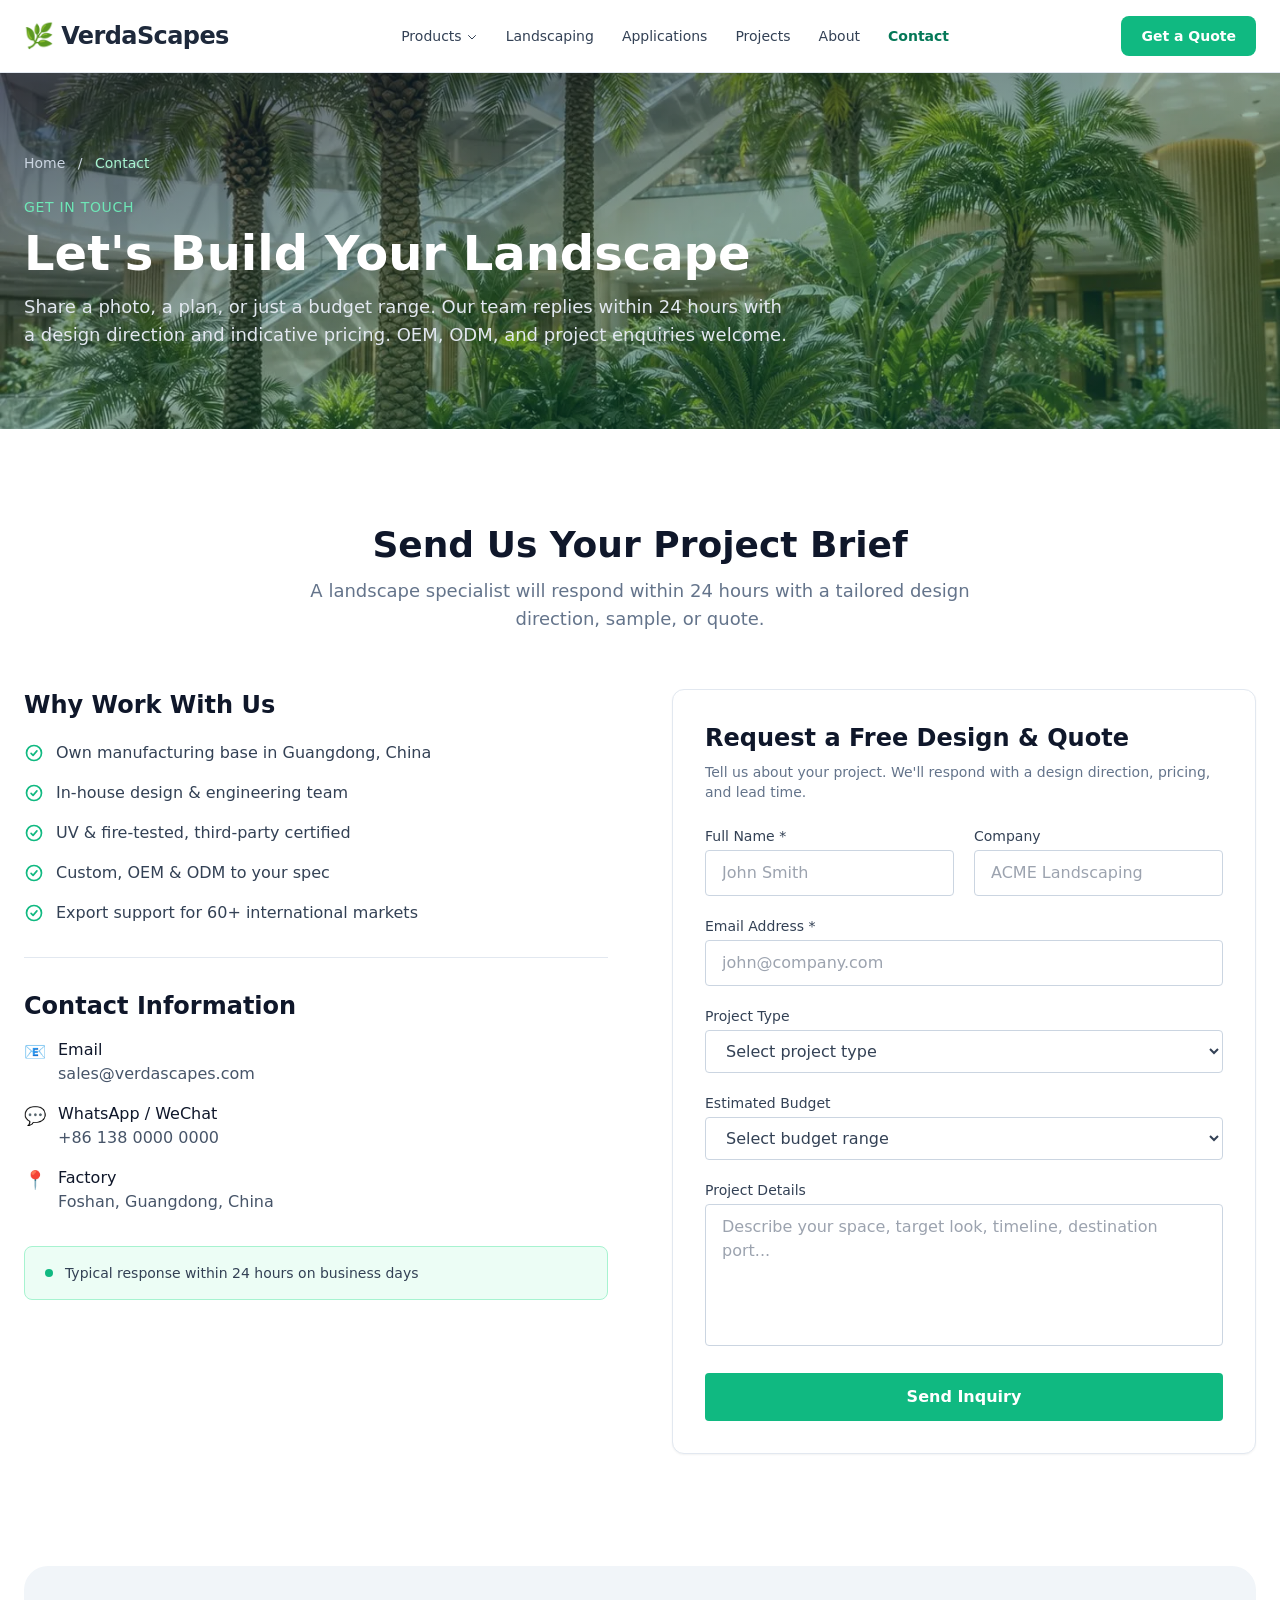
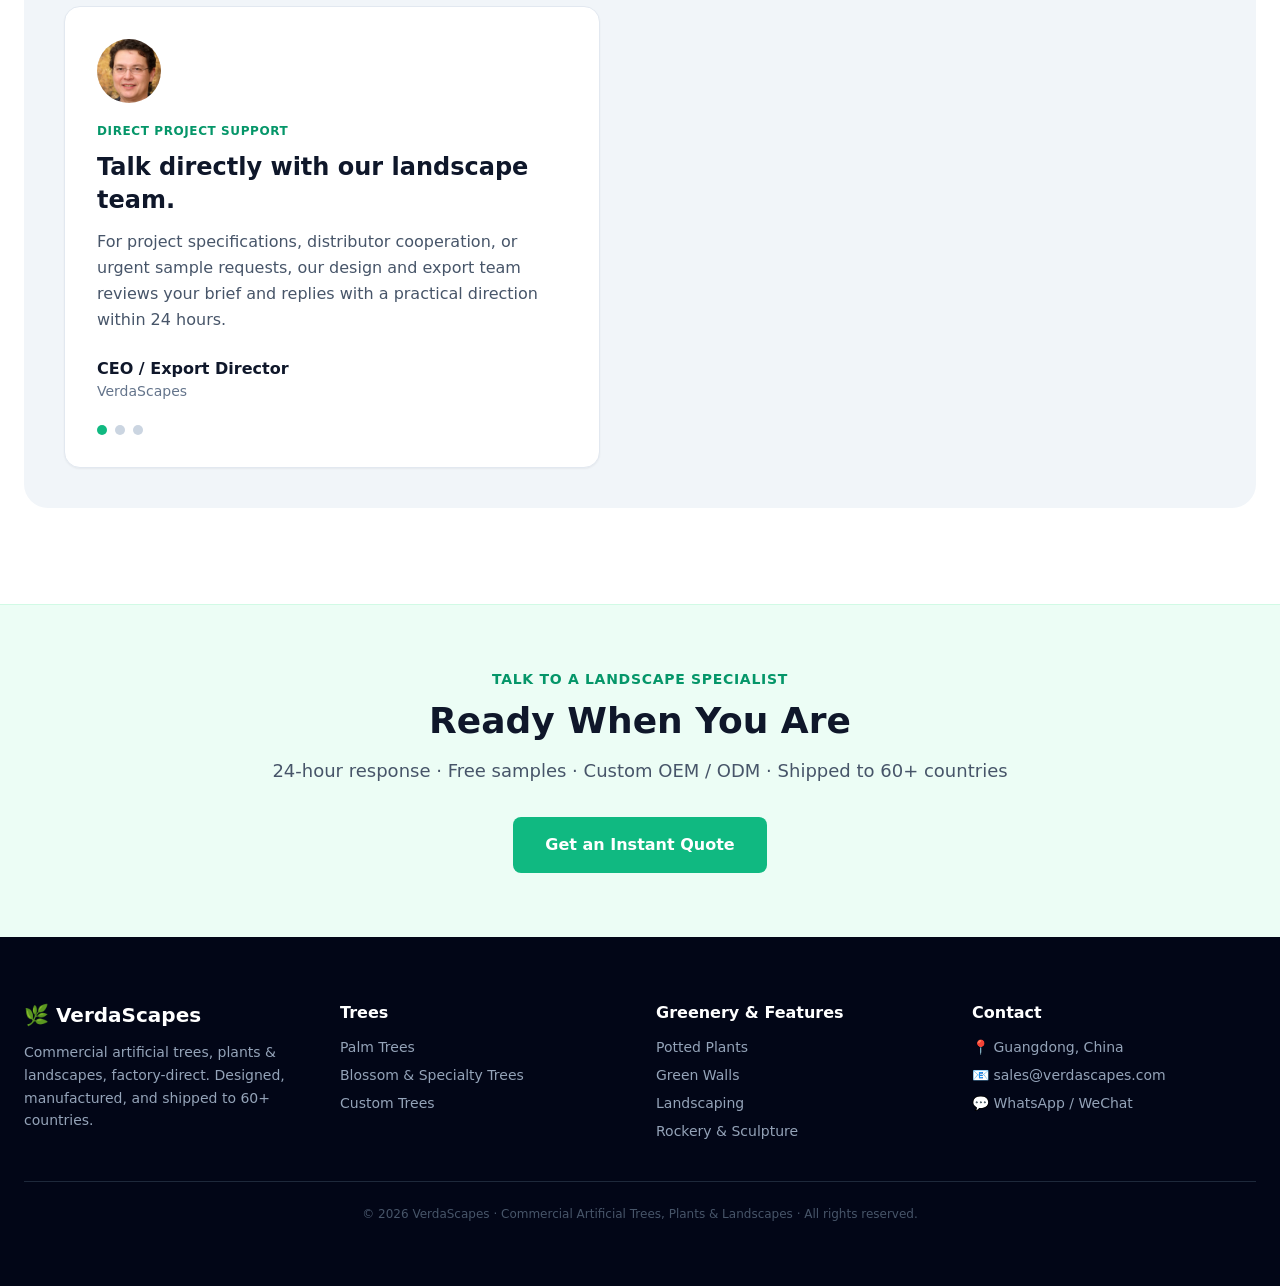
<file: contact.html>
<!DOCTYPE html>
<html lang="en">
<head>
<meta charset="utf-8"/>
<meta content="width=device-width, initial-scale=1" name="viewport"/>
<title>Contact VerdaScapes | Request a Free Landscape Design</title>
<link rel="stylesheet" href="./tailwind.css?v=202605301621">
<style>
  .ct::-webkit-scrollbar{display:none}
  html{scroll-behavior:smooth}
</style>
<link rel="preload" as="image" href="./images/verda-mall.webp">
</head>
<body class="font-sans text-slate-700">
<nav class="bg-white/95 backdrop-blur border-b border-slate-200 py-4 px-6 sticky top-0 z-50">
  <div class="max-w-7xl mx-auto flex items-center justify-between relative">
    <a href="./index.html" class="font-bold text-2xl text-slate-800 tracking-tight">🌿 VerdaScapes</a>
    <div class="hidden lg:flex items-center gap-7 text-sm font-medium text-slate-700">
      <div class="relative group">
        <button class="flex items-center gap-1 hover:text-emerald-600">Products
          <svg class="w-3 h-3 mt-0.5" fill="none" stroke="currentColor" viewBox="0 0 24 24"><path stroke-linecap="round" stroke-linejoin="round" stroke-width="2" d="M19 9l-7 7-7-7"/></svg>
        </button>
        <div class="absolute left-0 top-full pt-3 hidden group-hover:block z-50">
          <div class="bg-white shadow-xl rounded-xl border border-slate-200 py-2 w-72">
            <div class="px-4 pt-1 pb-1 text-[11px] font-bold uppercase tracking-wider text-emerald-600">Trees</div>
            <a href="./palm-trees.html" class="block px-4 py-2 text-sm text-slate-700 hover:bg-emerald-50 hover:text-emerald-700">Palm Trees</a>
            <a href="./blossom-trees.html" class="block px-4 py-2 text-sm text-slate-700 hover:bg-emerald-50 hover:text-emerald-700">Blossom &amp; Specialty Trees</a>
            <a href="./custom-trees.html" class="block px-4 py-2 text-sm text-slate-700 hover:bg-emerald-50 hover:text-emerald-700">Custom Trees</a>
            <div class="border-t border-slate-100 my-1"></div>
            <div class="px-4 pt-1 pb-1 text-[11px] font-bold uppercase tracking-wider text-emerald-600">Plants &amp; Greenery</div>
            <a href="./potted-plants.html" class="block px-4 py-2 text-sm text-slate-700 hover:bg-emerald-50 hover:text-emerald-700">Potted Plants</a>
            <a href="./green-walls.html" class="block px-4 py-2 text-sm text-slate-700 hover:bg-emerald-50 hover:text-emerald-700">Green Walls</a>
            <a href="./artificial-turf.html" class="block px-4 py-2 text-sm text-slate-700 hover:bg-emerald-50 hover:text-emerald-700">Artificial Turf &amp; Grass</a>
            <div class="border-t border-slate-100 my-1"></div>
            <div class="px-4 pt-1 pb-1 text-[11px] font-bold uppercase tracking-wider text-emerald-600">Landscape Features</div>
            <a href="./rockery.html" class="block px-4 py-2 text-sm text-slate-700 hover:bg-emerald-50 hover:text-emerald-700">Rockery &amp; Faux Rock</a>
            <a href="./green-sculpture.html" class="block px-4 py-2 text-sm text-slate-700 hover:bg-emerald-50 hover:text-emerald-700">Green Sculpture (Topiary)</a>
          </div>
        </div>
      </div>
      <a href="./landscaping.html" class="hover:text-emerald-600">Landscaping</a>
      <a href="./index.html#applications" class="hover:text-emerald-600">Applications</a>
      <a href="./index.html#projects" class="hover:text-emerald-600">Projects</a>
      <a href="./about.html" class="hover:text-emerald-600">About</a>
      <a href="./contact.html" class="hover:text-emerald-600 text-emerald-700 font-semibold">Contact</a>
    </div>
    <a href="./contact.html#quote-form" class="hidden lg:inline-block bg-emerald-500 hover:bg-emerald-600 text-white font-semibold px-5 py-2.5 rounded-lg text-sm transition">Get a Quote</a>
    <input type="checkbox" id="mnav" class="peer hidden">
    <label for="mnav" class="lg:hidden cursor-pointer text-3xl leading-none text-slate-700 select-none">&#9776;</label>
    <div class="hidden peer-checked:flex lg:hidden flex-col absolute top-full left-0 right-0 bg-white border-b border-slate-200 shadow-lg px-6 py-4 gap-0.5 text-sm font-medium text-slate-700">
      <span class="text-xs uppercase tracking-wider text-emerald-600 font-bold pb-1">Trees</span>
      <a href="./palm-trees.html" class="py-2 pl-3 hover:text-emerald-600">Palm Trees</a>
      <a href="./blossom-trees.html" class="py-2 pl-3 hover:text-emerald-600">Blossom &amp; Specialty Trees</a>
      <a href="./custom-trees.html" class="py-2 pl-3 hover:text-emerald-600">Custom Trees</a>
      <span class="text-xs uppercase tracking-wider text-emerald-600 font-bold pt-2 pb-1">Plants &amp; Greenery</span>
      <a href="./potted-plants.html" class="py-2 pl-3 hover:text-emerald-600">Potted Plants</a>
      <a href="./green-walls.html" class="py-2 pl-3 hover:text-emerald-600">Green Walls</a>
      <a href="./artificial-turf.html" class="py-2 pl-3 hover:text-emerald-600">Artificial Turf &amp; Grass</a>
      <span class="text-xs uppercase tracking-wider text-emerald-600 font-bold pt-2 pb-1">Landscape Features</span>
      <a href="./rockery.html" class="py-2 pl-3 hover:text-emerald-600">Rockery &amp; Faux Rock</a>
      <a href="./green-sculpture.html" class="py-2 pl-3 hover:text-emerald-600">Green Sculpture (Topiary)</a>
      <hr class="my-2 border-slate-200">
      <a href="./landscaping.html" class="py-2 font-semibold hover:text-emerald-600">Landscaping</a>
      <a href="./about.html" class="py-2 hover:text-emerald-600">About</a>
      <a href="./contact.html" class="py-2 text-emerald-700 font-semibold">Contact</a>
      <a href="./contact.html#quote-form" class="mt-2 bg-emerald-500 hover:bg-emerald-600 text-white text-center font-semibold px-5 py-2.5 rounded-lg">Get a Quote</a>
    </div>
  </div>
</nav>

<section class="relative text-white py-20 px-6 overflow-hidden">
  <img fetchpriority="high" src="./images/verda-mall.webp" class="absolute inset-0 w-full h-full object-cover" alt="">
  <div class="absolute inset-0 bg-gradient-to-br from-slate-900/70 via-emerald-900/40 to-emerald-900/55"></div>
  <div class="relative max-w-7xl mx-auto">
    <nav class="text-sm text-slate-300 mb-6"><a href="./index.html" class="hover:text-white">Home</a> <span class="mx-2">/</span> <span class="text-emerald-200">Contact</span></nav>
    <div class="max-w-3xl">
      <div class="text-sm font-medium text-emerald-300 uppercase tracking-wider mb-3">Get In Touch</div>
      <h1 class="text-4xl md:text-5xl font-bold mb-4 leading-tight">Let's Build Your Landscape</h1>
      <p class="text-lg text-slate-200">Share a photo, a plan, or just a budget range. Our team replies within 24 hours with a design direction and indicative pricing. OEM, ODM, and project enquiries welcome.</p>
    </div>
  </div>
</section>
<section class="py-24 px-6 bg-white">
  <div class="max-w-2xl mx-auto text-center mb-14">
    <h2 class="text-3xl md:text-4xl font-bold text-slate-900 mb-3">Send Us Your Project Brief</h2>
    <p class="text-slate-500 text-lg">A landscape specialist will respond within 24 hours with a tailored design direction, sample, or quote.</p>
  </div>
  <div class="max-w-7xl mx-auto grid grid-cols-1 lg:grid-cols-2 gap-16 items-start">
    <div class="space-y-8">
      <div>
        <h2 class="text-2xl font-bold mb-5 text-slate-900">Why Work With Us</h2>
        <ul class="space-y-4 text-slate-700">
          <li class="flex items-start gap-3"><svg class="w-5 h-5 text-emerald-500 shrink-0 mt-0.5" viewBox="0 0 24 24" fill="none" stroke="currentColor" stroke-width="2"><circle cx="12" cy="12" r="9"></circle><path stroke-linecap="round" stroke-linejoin="round" d="M8.5 12.4l2.4 2.4 4.6-5.3"></path></svg><span>Own manufacturing base in Guangdong, China</span></li>
          <li class="flex items-start gap-3"><svg class="w-5 h-5 text-emerald-500 shrink-0 mt-0.5" viewBox="0 0 24 24" fill="none" stroke="currentColor" stroke-width="2"><circle cx="12" cy="12" r="9"></circle><path stroke-linecap="round" stroke-linejoin="round" d="M8.5 12.4l2.4 2.4 4.6-5.3"></path></svg><span>In-house design &amp; engineering team</span></li>
          <li class="flex items-start gap-3"><svg class="w-5 h-5 text-emerald-500 shrink-0 mt-0.5" viewBox="0 0 24 24" fill="none" stroke="currentColor" stroke-width="2"><circle cx="12" cy="12" r="9"></circle><path stroke-linecap="round" stroke-linejoin="round" d="M8.5 12.4l2.4 2.4 4.6-5.3"></path></svg><span>UV &amp; fire-tested, third-party certified</span></li>
          <li class="flex items-start gap-3"><svg class="w-5 h-5 text-emerald-500 shrink-0 mt-0.5" viewBox="0 0 24 24" fill="none" stroke="currentColor" stroke-width="2"><circle cx="12" cy="12" r="9"></circle><path stroke-linecap="round" stroke-linejoin="round" d="M8.5 12.4l2.4 2.4 4.6-5.3"></path></svg><span>Custom, OEM &amp; ODM to your spec</span></li>
          <li class="flex items-start gap-3"><svg class="w-5 h-5 text-emerald-500 shrink-0 mt-0.5" viewBox="0 0 24 24" fill="none" stroke="currentColor" stroke-width="2"><circle cx="12" cy="12" r="9"></circle><path stroke-linecap="round" stroke-linejoin="round" d="M8.5 12.4l2.4 2.4 4.6-5.3"></path></svg><span>Export support for 60+ international markets</span></li>
        </ul>
      </div>
      <div class="border-t border-slate-200 pt-8">
        <h2 class="text-2xl font-bold mb-4 text-slate-900">Contact Information</h2>
        <div class="space-y-4 text-slate-600">
          <div class="flex items-start gap-3"><div class="text-emerald-600 text-lg">📧</div><div><div class="font-medium text-slate-900">Email</div><div>sales@verdascapes.com</div></div></div>
          <div class="flex items-start gap-3"><div class="text-emerald-600 text-lg">💬</div><div><div class="font-medium text-slate-900">WhatsApp / WeChat</div><div>+86 138 0000 0000</div></div></div>
          <div class="flex items-start gap-3"><div class="text-emerald-600 text-lg">📍</div><div><div class="font-medium text-slate-900">Factory</div><div>Foshan, Guangdong, China</div></div></div>
        </div>
      </div>
      <div class="bg-emerald-50 border border-emerald-200 rounded-lg px-5 py-4 flex items-center gap-3">
        <span class="w-2 h-2 rounded-full bg-emerald-500 shrink-0 animate-pulse"></span>
        <span class="text-sm text-slate-700 font-medium">Typical response within 24 hours on business days</span>
      </div>
    </div>
<div id="quote-form" class="scroll-mt-24">
      <div class="bg-white rounded-xl border border-slate-200 p-8 shadow-sm">
        <h2 class="text-2xl font-bold mb-2 text-slate-900">Request a Free Design & Quote</h2>
        <p class="text-slate-500 text-sm mb-6">Tell us about your project. We'll respond with a design direction, pricing, and lead time.</p>
        <div class="space-y-5">
          <div class="grid grid-cols-1 sm:grid-cols-2 gap-5">
            <div><label class="block text-sm font-medium text-slate-700 mb-1">Full Name *</label><input class="w-full border border-slate-300 rounded px-4 py-2.5" placeholder="John Smith"></div>
            <div><label class="block text-sm font-medium text-slate-700 mb-1">Company</label><input class="w-full border border-slate-300 rounded px-4 py-2.5" placeholder="ACME Landscaping"></div>
          </div>
          <div><label class="block text-sm font-medium text-slate-700 mb-1">Email Address *</label><input class="w-full border border-slate-300 rounded px-4 py-2.5" placeholder="john@company.com"></div>
          <div><label class="block text-sm font-medium text-slate-700 mb-1">Project Type</label><select class="w-full border border-slate-300 rounded px-4 py-2.5 bg-white"><option>Select project type</option><option>Green Wall / Vertical Garden</option><option>Hedges & Screening</option><option>Full Turnkey Landscape</option><option>OEM / Private Label</option><option>Other</option></select></div>
          <div><label class="block text-sm font-medium text-slate-700 mb-1">Estimated Budget</label><select class="w-full border border-slate-300 rounded px-4 py-2.5 bg-white"><option>Select budget range</option><option>Under $5,000</option><option>$5,000 – $20,000</option><option>$20,000 – $100,000</option><option>$100,000+</option></select></div>
          <div><label class="block text-sm font-medium text-slate-700 mb-1">Project Details</label><textarea rows="5" class="w-full border border-slate-300 rounded px-4 py-2.5 resize-none" placeholder="Describe your space, target look, timeline, destination port..."></textarea></div>
          <button class="w-full bg-emerald-500 hover:bg-emerald-600 text-white font-semibold py-3 rounded transition">Send Inquiry</button>
        </div>
      </div>
    </div>
  </div>
</section>

<!-- DIRECT SUPPORT (testimonial carousel) + MAP -->
<section class="px-6 pb-24 pt-4">
  <div class="max-w-7xl mx-auto bg-slate-100 rounded-3xl overflow-hidden grid grid-cols-1 lg:grid-cols-2">
    <div class="p-6 sm:p-10 flex items-center">
      <div class="bg-white rounded-2xl border border-slate-200 shadow-sm p-8 w-full">
        <div class="overflow-hidden" data-testi>
          <div class="testi-track flex transition-transform duration-700 ease-in-out">
            <figure class="w-full shrink-0">
              <img loading="lazy" decoding="async" src="./images/avatar-t1.webp" class="w-16 h-16 rounded-full object-cover bg-slate-200" alt="">
              <div class="text-xs font-semibold uppercase tracking-wider text-emerald-600 mt-5 mb-3">DIRECT PROJECT SUPPORT</div>
              <h3 class="text-2xl font-bold text-slate-900 mb-3 leading-snug">Talk directly with our landscape team.</h3>
              <p class="text-slate-600 leading-relaxed mb-6">For project specifications, distributor cooperation, or urgent sample requests, our design and export team reviews your brief and replies with a practical direction within 24 hours.</p>
              <div class="font-bold text-slate-900">CEO / Export Director</div>
              <div class="text-sm text-slate-500">VerdaScapes</div>
            </figure>
            <figure class="w-full shrink-0">
              <img loading="lazy" decoding="async" src="./images/avatar-t5.webp" class="w-16 h-16 rounded-full object-cover bg-slate-200" alt="">
              <div class="text-xs font-semibold uppercase tracking-wider text-emerald-600 mt-5 mb-3">CLIENT FEEDBACK</div>
              <h3 class="text-2xl font-bold text-slate-900 mb-3 leading-snug">They built the whole zone to spec.</h3>
              <p class="text-slate-600 leading-relaxed mb-6">From oversized banyans to topiary, they delivered the entire themed landscape on schedule and exactly to drawing.</p>
              <div class="font-bold text-slate-900">Carlos Mendoza</div>
              <div class="text-sm text-slate-500">Resort Developer · Madrid</div>
            </figure>
            <figure class="w-full shrink-0">
              <img loading="lazy" decoding="async" src="./images/avatar-t2.webp" class="w-16 h-16 rounded-full object-cover bg-slate-200" alt="">
              <div class="text-xs font-semibold uppercase tracking-wider text-emerald-600 mt-5 mb-3">CLIENT FEEDBACK</div>
              <h3 class="text-2xl font-bold text-slate-900 mb-3 leading-snug">Renderings into a buildable spec.</h3>
              <p class="text-slate-600 leading-relaxed mb-6">They turned our concept into a precise BOM with samples and CAD blocks, so client approval was painless.</p>
              <div class="font-bold text-slate-900">Sofia Marchetti</div>
              <div class="text-sm text-slate-500">Landscape Architect · Milan</div>
            </figure>
          </div>
        </div>
        <div class="testi-dots flex gap-2 mt-6">
          <button type="button" class="testi-dot w-2.5 h-2.5 rounded-full bg-emerald-500 transition" aria-label="Slide 1"></button>
          <button type="button" class="testi-dot w-2.5 h-2.5 rounded-full bg-slate-300 transition" aria-label="Slide 2"></button>
          <button type="button" class="testi-dot w-2.5 h-2.5 rounded-full bg-slate-300 transition" aria-label="Slide 3"></button>
        </div>
      </div>
    </div>
    <div class="min-h-[340px] lg:min-h-full">
      <iframe title="VerdaScapes factory location" src="https://www.openstreetmap.org/export/embed.html?bbox=112.0%2C22.4%2C114.2%2C23.6&amp;layer=mapnik&amp;marker=23.02%2C113.11" class="w-full h-full min-h-[340px] border-0" loading="lazy"></iframe>
    </div>
  </div>
</section>

<!-- VALUE BAND CTA -->
<section class="bg-emerald-50 border-t border-emerald-100 py-16 px-6">
  <div class="max-w-3xl mx-auto text-center">
    <div class="text-sm font-semibold text-emerald-600 uppercase tracking-wider mb-3">Talk to a Landscape Specialist</div>
    <h2 class="text-3xl md:text-4xl font-bold text-slate-900 mb-4">Ready When You Are</h2>
    <p class="text-slate-600 text-lg mb-8">24-hour response &middot; Free samples &middot; Custom OEM / ODM &middot; Shipped to 60+ countries</p>
    <a href="#quote-form" class="inline-block bg-emerald-500 hover:bg-emerald-600 text-white font-semibold px-8 py-4 rounded-lg transition">Get an Instant Quote</a>
  </div>
</section>

<footer class="bg-slate-950 text-slate-400 py-16 px-6">
  <div class="max-w-7xl mx-auto grid grid-cols-2 md:grid-cols-4 gap-8 mb-10">
    <div><div class="font-bold text-white text-xl mb-3">🌿 VerdaScapes</div><p class="text-sm leading-relaxed">Commercial artificial trees, plants &amp; landscapes, factory-direct. Designed, manufactured, and shipped to 60+ countries.</p></div>
    <div><div class="font-semibold text-white mb-3">Trees</div><ul class="space-y-2 text-sm"><li><a href="./palm-trees.html" class="hover:text-slate-200">Palm Trees</a></li><li><a href="./blossom-trees.html" class="hover:text-slate-200">Blossom &amp; Specialty Trees</a></li><li><a href="./custom-trees.html" class="hover:text-slate-200">Custom Trees</a></li></ul></div>
    <div><div class="font-semibold text-white mb-3">Greenery &amp; Features</div><ul class="space-y-2 text-sm"><li><a href="./potted-plants.html" class="hover:text-slate-200">Potted Plants</a></li><li><a href="./green-walls.html" class="hover:text-slate-200">Green Walls</a></li><li><a href="./landscaping.html" class="hover:text-slate-200">Landscaping</a></li><li><a href="./rockery.html" class="hover:text-slate-200">Rockery &amp; Sculpture</a></li></ul></div>
    <div><div class="font-semibold text-white mb-3">Contact</div><ul class="space-y-2 text-sm"><li>📍 Guangdong, China</li><li>📧 sales@verdascapes.com</li><li>💬 WhatsApp / WeChat</li></ul></div>
  </div>
  <div class="border-t border-slate-800 pt-6 text-center text-xs text-slate-600">© 2026 VerdaScapes · Commercial Artificial Trees, Plants &amp; Landscapes · All rights reserved.</div>
</footer>
<script>
(function(){
  var w=document.querySelector('[data-testi]'); if(!w) return;
  var track=w.querySelector('.testi-track');
  var dots=document.querySelectorAll('.testi-dot');
  var n=dots.length, i=0, iv;
  function go(k){i=(k+n)%n; track.style.transform='translateX(-'+(i*100)+'%)'; for(var j=0;j<n;j++){dots[j].className='testi-dot w-2.5 h-2.5 rounded-full transition '+(j===i?'bg-emerald-500':'bg-slate-300');}}
  function start(){clearInterval(iv); iv=setInterval(function(){go(i+1);},5000);}
  for(var j=0;j<n;j++){(function(k){dots[k].addEventListener('click',function(){go(k);start();});})(j);}
  w.addEventListener('mouseenter',function(){clearInterval(iv);});
  w.addEventListener('mouseleave',start);
  go(0); start();
})();
</script>
</body>
</html>
</file>
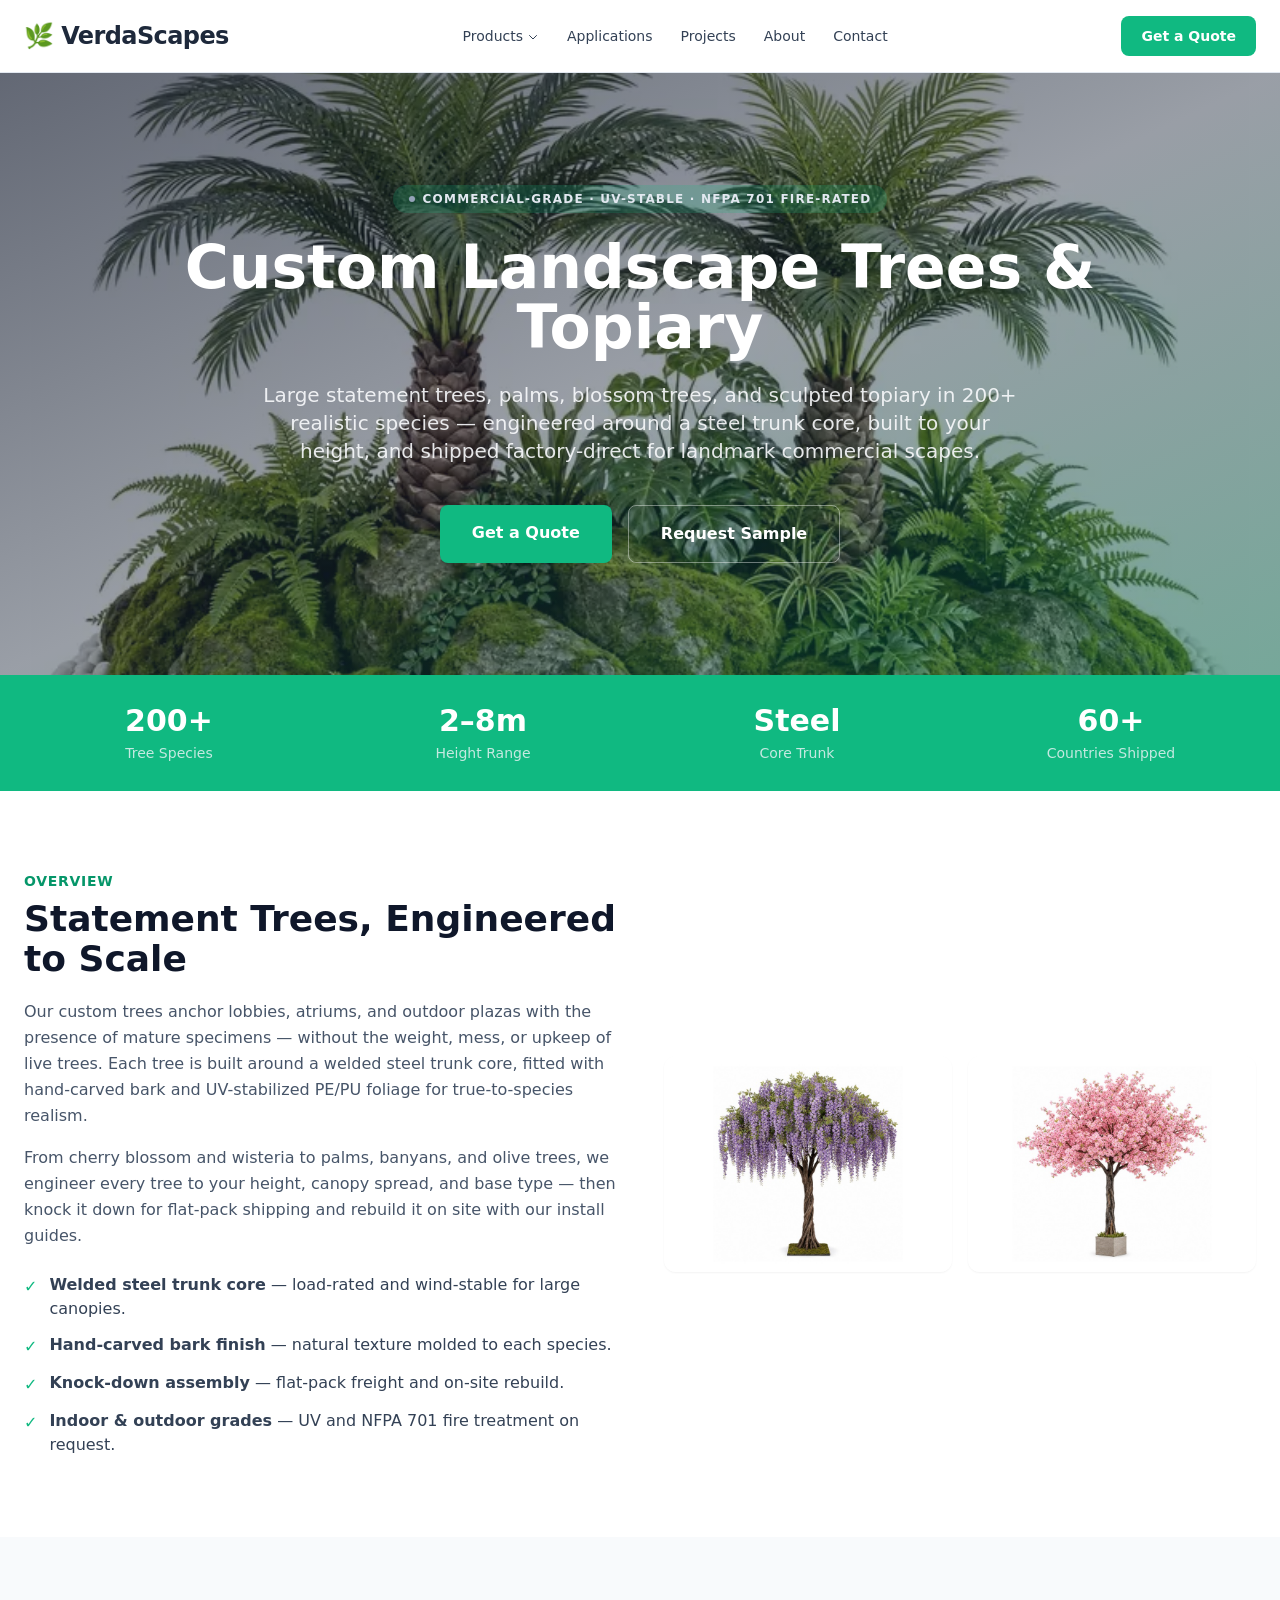
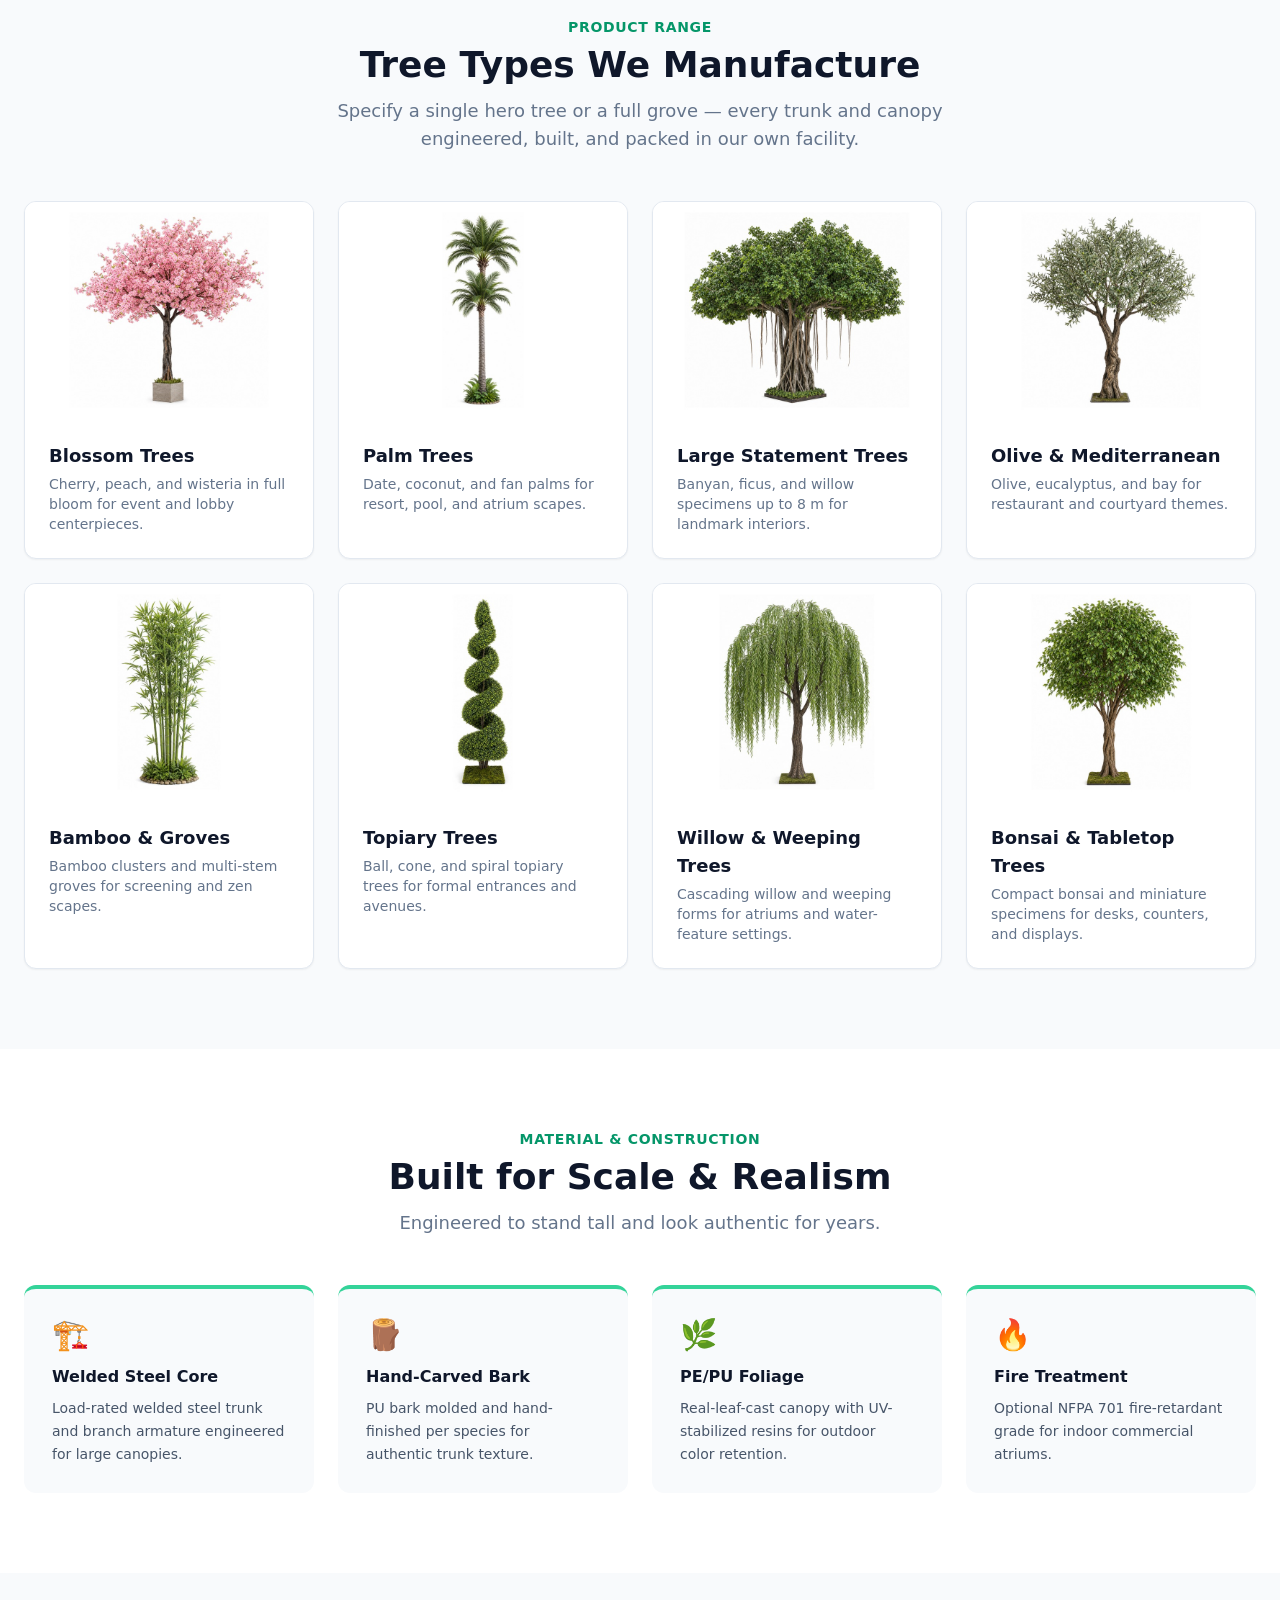
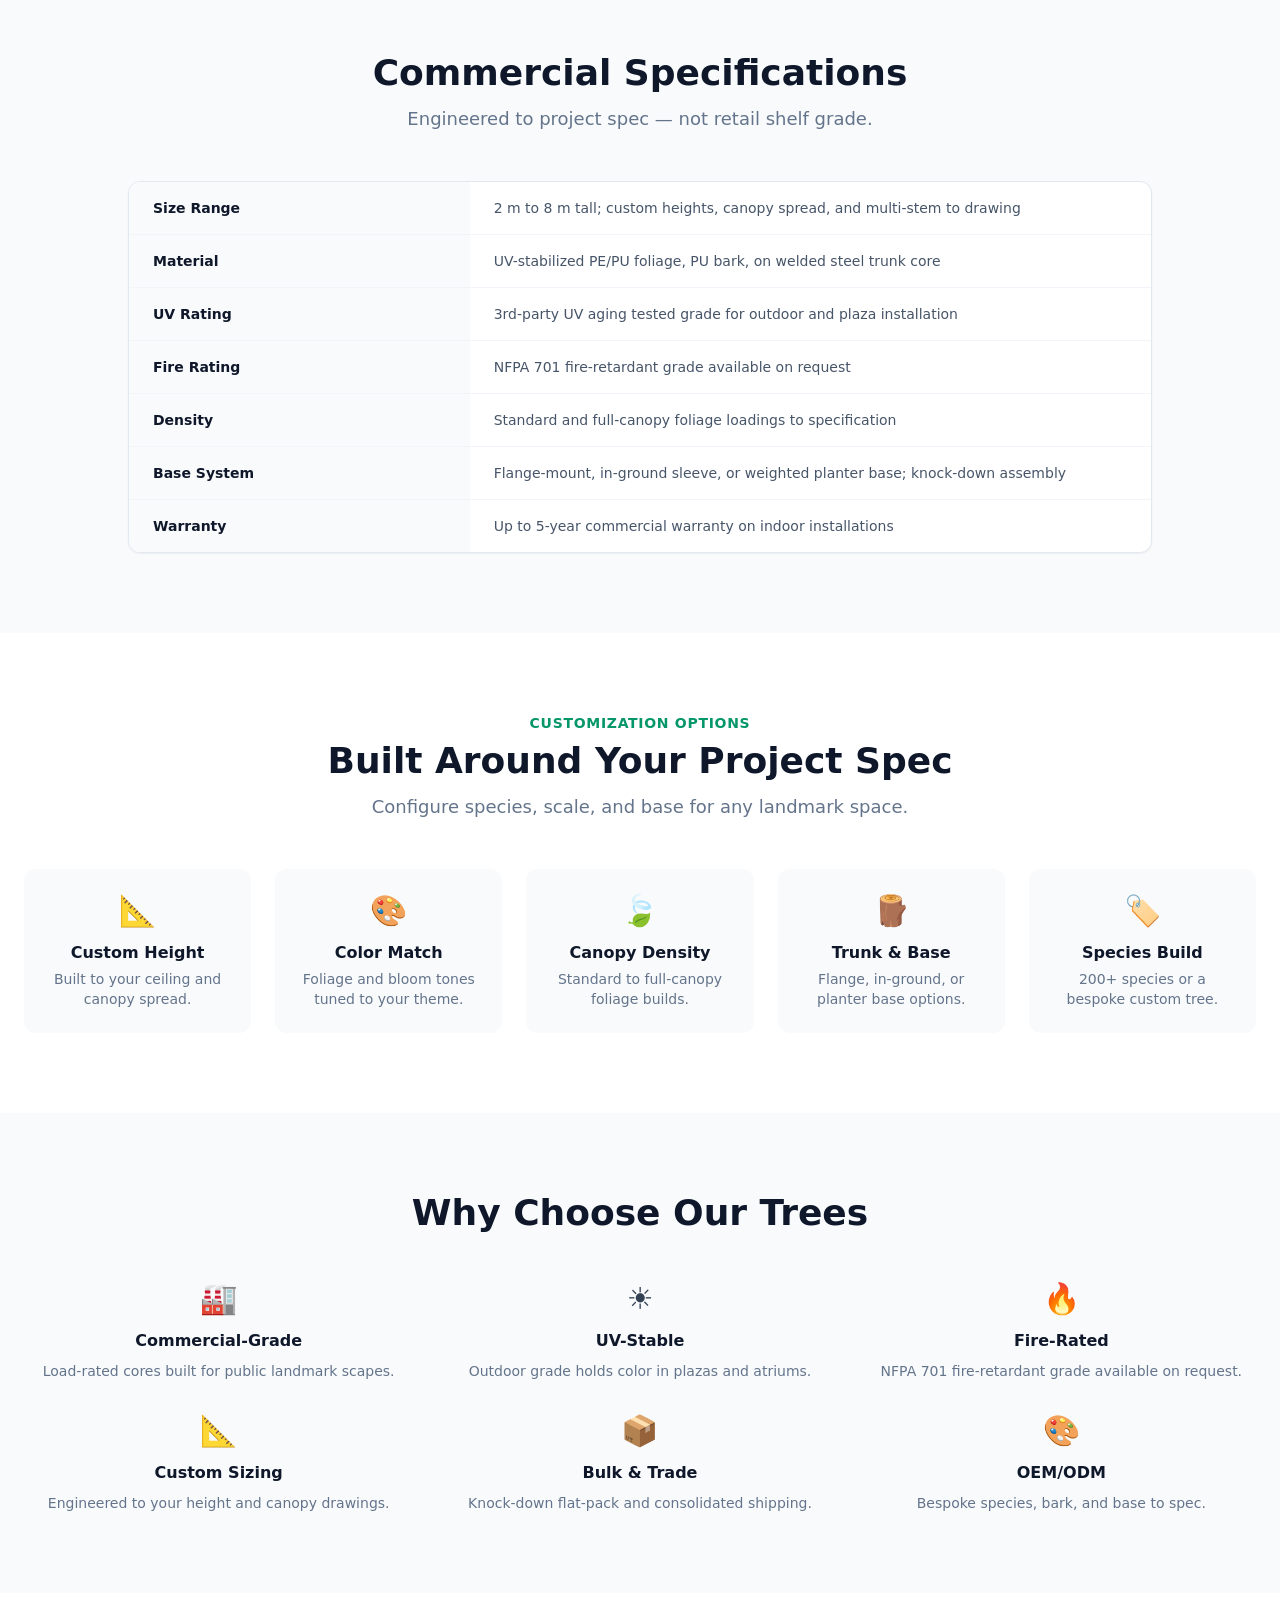
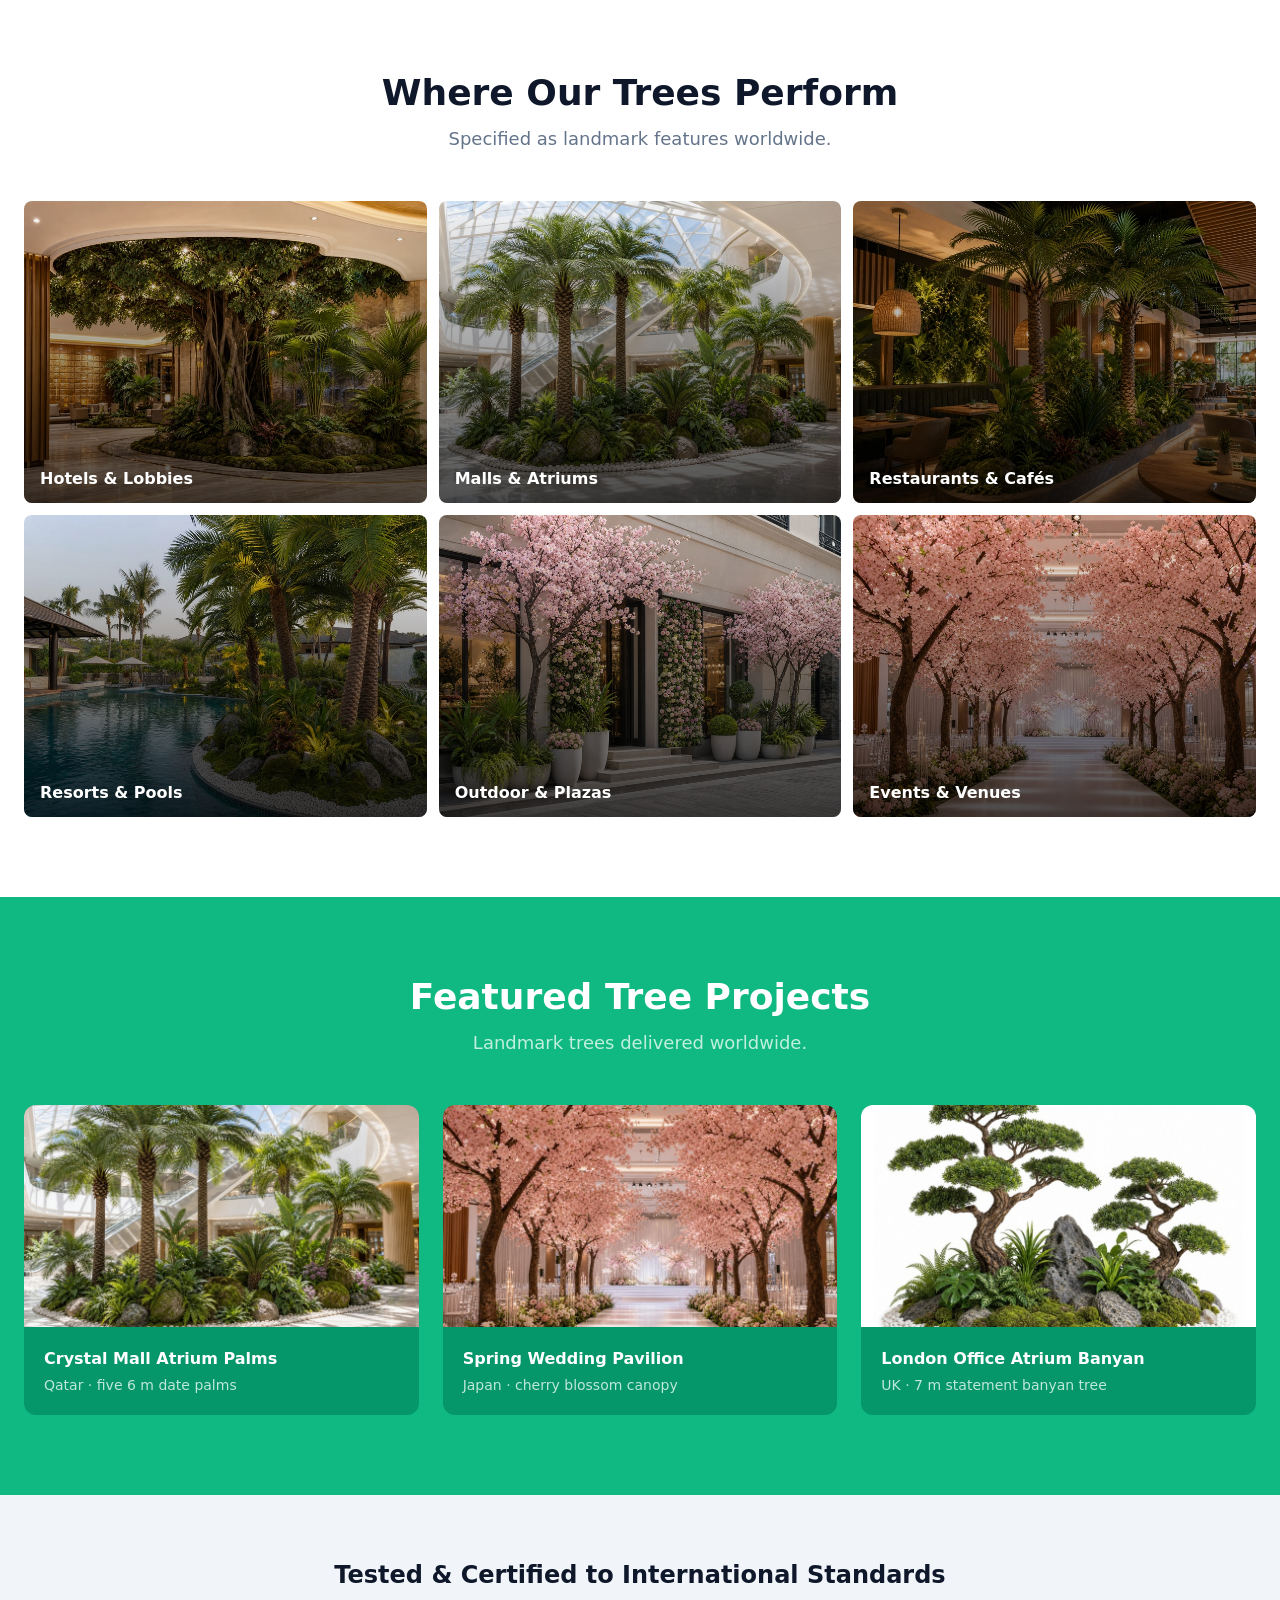
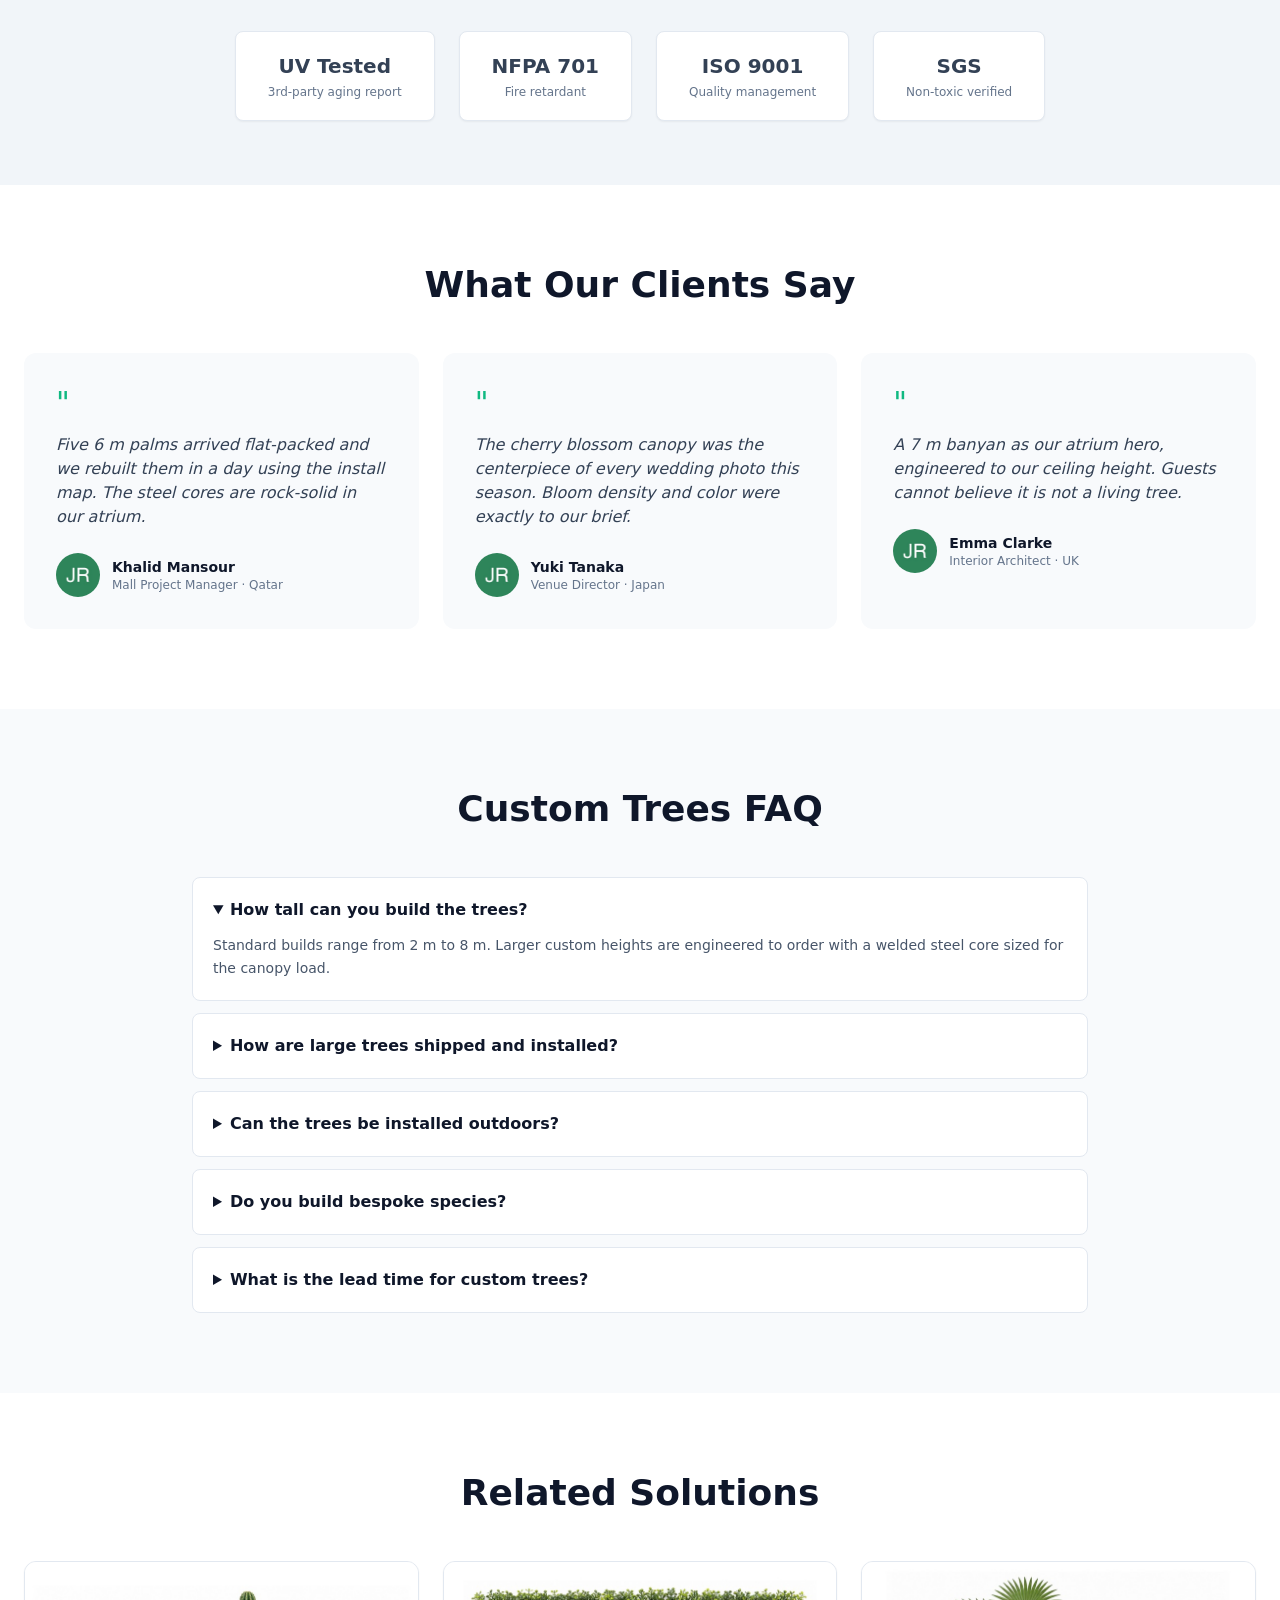
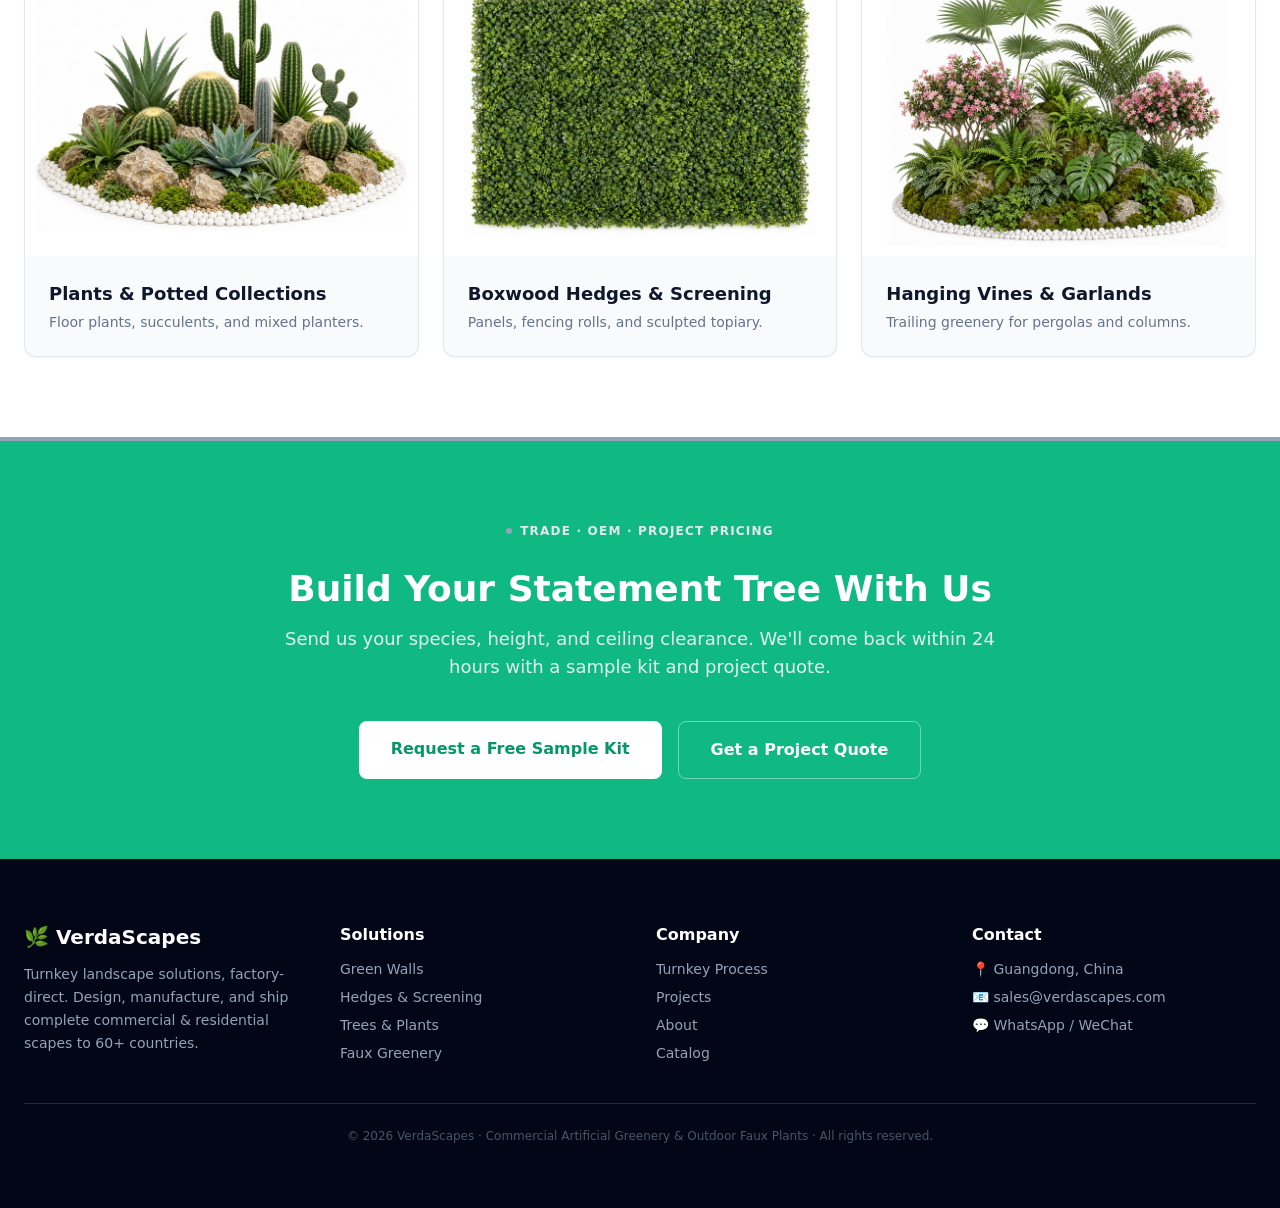
<file: custom-trees.html>
<!DOCTYPE html>
<html lang="en">
<head>
<meta charset="UTF-8">
<meta name="viewport" content="width=device-width, initial-scale=1">
<title>Custom Landscape Trees & Topiary | VerdaScapes</title>
<meta name="description" content="Commercial-grade artificial landscape trees and topiary — large statement trees, palms, blossom trees, and sculpted topiary in 200+ species. UV-stable, NFPA 701 fire-rated, custom build & OEM. Manufactured factory-direct to 60+ countries.">
<link rel="canonical" href="https://verdascapes.com/custom-trees.html">
<link rel="stylesheet" href="./tailwind.css?v=202605301621">
<style>
  .ct::-webkit-scrollbar{display:none}
  html{scroll-behavior:smooth}
</style>
<link rel="preload" as="image" href="./images/prod-trees-hero.webp">
</head>
<body class="font-sans text-slate-700">

<!-- NAVBAR -->
<nav class="bg-white/95 backdrop-blur border-b border-slate-200 py-4 px-6 sticky top-0 z-50">
  <div class="max-w-7xl mx-auto flex items-center justify-between relative">
    <a href="./index.html" class="font-bold text-2xl text-slate-800 tracking-tight">🌿 VerdaScapes</a>
    <div class="hidden lg:flex items-center gap-7 text-sm font-medium text-slate-700">
      <div class="relative group">
        <button class="flex items-center gap-1 hover:text-emerald-600">Products
          <svg class="w-3 h-3 mt-0.5" fill="none" stroke="currentColor" viewBox="0 0 24 24"><path stroke-linecap="round" stroke-linejoin="round" stroke-width="2" d="M19 9l-7 7-7-7"/></svg>
        </button>
        <div class="absolute left-0 top-full pt-3 hidden group-hover:block z-50">
          <div class="bg-white shadow-xl rounded-xl border border-slate-200 py-2 w-64">
            <a href="./green-walls.html" class="block px-4 py-2.5 text-sm text-slate-700 hover:bg-emerald-50 hover:text-emerald-700">Green Walls &amp; Vertical Gardens</a>
            <a href="./boxwood-hedges.html" class="block px-4 py-2.5 text-sm text-slate-700 hover:bg-emerald-50 hover:text-emerald-700">Boxwood Hedge Panels</a>
            <a href="./plants.html" class="block px-4 py-2.5 text-sm text-slate-700 hover:bg-emerald-50 hover:text-emerald-700">Artificial Plants</a>
            <a href="./custom-trees.html" class="block px-4 py-2.5 text-sm text-slate-700 hover:bg-emerald-50 hover:text-emerald-700">Custom Artificial Trees</a>
            <a href="./hanging-vines.html" class="block px-4 py-2.5 text-sm text-slate-700 hover:bg-emerald-50 hover:text-emerald-700">Hanging Vines &amp; Foliage</a>
            <a href="./faux-greenery.html" class="block px-4 py-2.5 text-sm text-slate-700 hover:bg-emerald-50 hover:text-emerald-700">Commercial Faux Greenery</a>
          </div>
        </div>
      </div>
      <a href="./index.html#applications" class="hover:text-emerald-600">Applications</a>
      <a href="./index.html#projects" class="hover:text-emerald-600">Projects</a>
      <a href="./about.html" class="hover:text-emerald-600">About</a>
      <a href="./contact.html" class="hover:text-emerald-600">Contact</a>
    </div>
    <a href="./contact.html" class="hidden lg:inline-block bg-emerald-500 hover:bg-emerald-600 text-white font-semibold px-5 py-2.5 rounded-lg text-sm transition">Get a Quote</a>
    <input type="checkbox" id="mnav" class="peer hidden">
    <label for="mnav" class="lg:hidden cursor-pointer text-3xl leading-none text-slate-700 select-none">&#9776;</label>
    <div class="hidden peer-checked:flex lg:hidden flex-col absolute top-full left-0 right-0 bg-white border-b border-slate-200 shadow-lg px-6 py-4 gap-0.5 text-sm font-medium text-slate-700">
      <span class="text-xs uppercase tracking-wider text-emerald-600 font-bold pb-1">Products</span>
      <a href="./green-walls.html" class="py-2 pl-3 hover:text-emerald-600">Green Walls &amp; Vertical Gardens</a>
      <a href="./boxwood-hedges.html" class="py-2 pl-3 hover:text-emerald-600">Boxwood Hedge Panels</a>
      <a href="./plants.html" class="py-2 pl-3 hover:text-emerald-600">Artificial Plants</a>
      <a href="./custom-trees.html" class="py-2 pl-3 hover:text-emerald-600">Custom Artificial Trees</a>
      <a href="./hanging-vines.html" class="py-2 pl-3 hover:text-emerald-600">Hanging Vines &amp; Foliage</a>
      <a href="./faux-greenery.html" class="py-2 pl-3 hover:text-emerald-600">Commercial Faux Greenery</a>
      <hr class="my-2 border-slate-200">
      <a href="./index.html#applications" class="py-2 hover:text-emerald-600">Applications</a>
      <a href="./index.html#projects" class="py-2 hover:text-emerald-600">Projects</a>
      <a href="./about.html" class="py-2 hover:text-emerald-600">About</a>
      <a href="./contact.html" class="py-2 hover:text-emerald-600">Contact</a>
      <a href="./contact.html" class="mt-2 bg-emerald-500 hover:bg-emerald-600 text-white text-center font-semibold px-5 py-2.5 rounded-lg">Get a Quote</a>
    </div>
  </div>
</nav>

<!-- HERO -->
<section class="relative text-white py-28 px-6 overflow-hidden">
  <img fetchpriority="high" src="./images/prod-trees-hero.webp" class="absolute inset-0 w-full h-full object-cover" alt="Commercial artificial landscape trees">
  <div class="absolute inset-0 bg-gradient-to-br from-slate-900/65 via-slate-800/45 to-emerald-800/55"></div>
  <div class="relative max-w-5xl mx-auto text-center">
    <div class="inline-flex items-center gap-2 bg-emerald-500/20 text-slate-200 text-xs font-semibold uppercase tracking-widest px-4 py-1.5 rounded-full mb-6">
      <span class="w-1.5 h-1.5 rounded-full bg-slate-400"></span>Commercial-Grade · UV-Stable · NFPA 701 Fire-Rated
    </div>
    <h1 class="text-4xl md:text-6xl font-bold mb-6 leading-tight">Custom Landscape Trees & Topiary</h1>
    <p class="text-xl text-slate-50/90 mb-10 max-w-3xl mx-auto">Large statement trees, palms, blossom trees, and sculpted topiary in 200+ realistic species — engineered around a steel trunk core, built to your height, and shipped factory-direct for landmark commercial scapes.</p>
    <div class="flex flex-wrap justify-center gap-4">
      <a href="./contact.html" class="bg-emerald-500 hover:bg-emerald-400 text-white font-semibold px-8 py-4 rounded-lg transition">Get a Quote</a>
      <a href="./contact.html" class="border border-white/40 text-white hover:bg-white/10 font-semibold px-8 py-4 rounded-lg transition">Request Sample</a>
    </div>
  </div>
</section>

<!-- TRUST STRIP -->
<section class="bg-emerald-500 py-7 px-6">
  <div class="max-w-7xl mx-auto grid grid-cols-2 md:grid-cols-4 gap-6 text-center text-white">
    <div><div class="text-3xl font-bold">200+</div><div class="text-sm text-slate-100/80 mt-1">Tree Species</div></div>
    <div><div class="text-3xl font-bold">2–8m</div><div class="text-sm text-slate-100/80 mt-1">Height Range</div></div>
    <div><div class="text-3xl font-bold">Steel</div><div class="text-sm text-slate-100/80 mt-1">Core Trunk</div></div>
    <div><div class="text-3xl font-bold">60+</div><div class="text-sm text-slate-100/80 mt-1">Countries Shipped</div></div>
  </div>
</section>

<!-- OVERVIEW -->
<section class="py-20 px-6 bg-white">
  <div class="max-w-7xl mx-auto grid md:grid-cols-2 gap-12 items-center">
    <div>
      <div class="text-sm font-semibold text-emerald-600 uppercase tracking-wider mb-2">Overview</div>
      <h2 class="text-4xl font-bold text-slate-900 mb-5">Statement Trees, Engineered to Scale</h2>
      <p class="text-slate-600 leading-relaxed mb-4">Our custom trees anchor lobbies, atriums, and outdoor plazas with the presence of mature specimens — without the weight, mess, or upkeep of live trees. Each tree is built around a welded steel trunk core, fitted with hand-carved bark and UV-stabilized PE/PU foliage for true-to-species realism.</p>
      <p class="text-slate-600 leading-relaxed mb-6">From cherry blossom and wisteria to palms, banyans, and olive trees, we engineer every tree to your height, canopy spread, and base type — then knock it down for flat-pack shipping and rebuild it on site with our install guides.</p>
      <ul class="space-y-3">
        <li class="flex items-start gap-3"><span class="text-emerald-500 font-bold mt-0.5">✓</span><span class="text-slate-700"><strong>Welded steel trunk core</strong> — load-rated and wind-stable for large canopies.</span></li>
        <li class="flex items-start gap-3"><span class="text-emerald-500 font-bold mt-0.5">✓</span><span class="text-slate-700"><strong>Hand-carved bark finish</strong> — natural texture molded to each species.</span></li>
        <li class="flex items-start gap-3"><span class="text-emerald-500 font-bold mt-0.5">✓</span><span class="text-slate-700"><strong>Knock-down assembly</strong> — flat-pack freight and on-site rebuild.</span></li>
        <li class="flex items-start gap-3"><span class="text-emerald-500 font-bold mt-0.5">✓</span><span class="text-slate-700"><strong>Indoor & outdoor grades</strong> — UV and NFPA 701 fire treatment on request.</span></li>
      </ul>
    </div>
    <div class="grid grid-cols-2 gap-4">
      <img loading="lazy" decoding="async" src="./images/asset-wisteria.jpg" class="rounded-xl shadow-sm w-full h-full object-cover" alt="Artificial wisteria tree">
      <img loading="lazy" decoding="async" src="./images/asset-cherry-pink.jpg" class="rounded-xl shadow-sm w-full h-full object-cover" alt="Artificial cherry blossom tree">
    </div>
  </div>
</section>

<!-- SUB-PRODUCTS -->
<section class="py-20 px-6 bg-slate-50">
  <div class="max-w-7xl mx-auto">
    <div class="text-center mb-12">
      <div class="text-sm font-semibold text-emerald-600 uppercase tracking-wider mb-2">Product Range</div>
      <h2 class="text-4xl font-bold text-slate-900 mb-3">Tree Types We Manufacture</h2>
      <p class="text-slate-500 text-lg max-w-2xl mx-auto">Specify a single hero tree or a full grove — every trunk and canopy engineered, built, and packed in our own facility.</p>
    </div>
    <div class="grid grid-cols-2 md:grid-cols-4 gap-6">
      <div class="bg-white rounded-xl overflow-hidden shadow-sm border border-slate-200 hover:shadow-lg hover:-translate-y-1 transition"><div class="aspect-[4/3] overflow-hidden"><img loading="lazy" decoding="async" src="./images/asset-cherry-pink.jpg" class="w-full h-full object-cover hover:scale-105 transition" alt="Cherry blossom tree"></div><div class="p-6"><h3 class="font-bold text-slate-900 text-lg mb-1">Blossom Trees</h3><p class="text-sm text-slate-500">Cherry, peach, and wisteria in full bloom for event and lobby centerpieces.</p></div></div>
      <div class="bg-white rounded-xl overflow-hidden shadow-sm border border-slate-200 hover:shadow-lg hover:-translate-y-1 transition"><div class="aspect-[4/3] overflow-hidden"><img loading="lazy" decoding="async" src="./images/asset-coconut-palm.jpg" class="w-full h-full object-cover hover:scale-105 transition" alt="Coconut palm tree"></div><div class="p-6"><h3 class="font-bold text-slate-900 text-lg mb-1">Palm Trees</h3><p class="text-sm text-slate-500">Date, coconut, and fan palms for resort, pool, and atrium scapes.</p></div></div>
      <div class="bg-white rounded-xl overflow-hidden shadow-sm border border-slate-200 hover:shadow-lg hover:-translate-y-1 transition"><div class="aspect-[4/3] overflow-hidden"><img loading="lazy" decoding="async" src="./images/asset-banyan.jpg" class="w-full h-full object-cover hover:scale-105 transition" alt="Banyan tree"></div><div class="p-6"><h3 class="font-bold text-slate-900 text-lg mb-1">Large Statement Trees</h3><p class="text-sm text-slate-500">Banyan, ficus, and willow specimens up to 8 m for landmark interiors.</p></div></div>
      <div class="bg-white rounded-xl overflow-hidden shadow-sm border border-slate-200 hover:shadow-lg hover:-translate-y-1 transition"><div class="aspect-[4/3] overflow-hidden"><img loading="lazy" decoding="async" src="./images/asset-olive.jpg" class="w-full h-full object-cover hover:scale-105 transition" alt="Olive tree"></div><div class="p-6"><h3 class="font-bold text-slate-900 text-lg mb-1">Olive & Mediterranean</h3><p class="text-sm text-slate-500">Olive, eucalyptus, and bay for restaurant and courtyard themes.</p></div></div>
      <div class="bg-white rounded-xl overflow-hidden shadow-sm border border-slate-200 hover:shadow-lg hover:-translate-y-1 transition"><div class="aspect-[4/3] overflow-hidden"><img loading="lazy" decoding="async" src="./images/asset-bamboo.jpg" class="w-full h-full object-cover hover:scale-105 transition" alt="Bamboo cluster"></div><div class="p-6"><h3 class="font-bold text-slate-900 text-lg mb-1">Bamboo & Groves</h3><p class="text-sm text-slate-500">Bamboo clusters and multi-stem groves for screening and zen scapes.</p></div></div>
      <div class="bg-white rounded-xl overflow-hidden shadow-sm border border-slate-200 hover:shadow-lg hover:-translate-y-1 transition"><div class="aspect-[4/3] overflow-hidden"><img loading="lazy" decoding="async" src="./images/asset-spiral-topiary.jpg" class="w-full h-full object-cover hover:scale-105 transition" alt="Topiary tree"></div><div class="p-6"><h3 class="font-bold text-slate-900 text-lg mb-1">Topiary Trees</h3><p class="text-sm text-slate-500">Ball, cone, and spiral topiary trees for formal entrances and avenues.</p></div></div>
      <div class="bg-white rounded-xl overflow-hidden shadow-sm border border-slate-200 hover:shadow-lg hover:-translate-y-1 transition"><div class="aspect-[4/3] overflow-hidden"><img loading="lazy" decoding="async" src="./images/asset-willow.jpg" class="w-full h-full object-cover hover:scale-105 transition" alt="Weeping willow tree"></div><div class="p-6"><h3 class="font-bold text-slate-900 text-lg mb-1">Willow & Weeping Trees</h3><p class="text-sm text-slate-500">Cascading willow and weeping forms for atriums and water-feature settings.</p></div></div>
      <div class="bg-white rounded-xl overflow-hidden shadow-sm border border-slate-200 hover:shadow-lg hover:-translate-y-1 transition"><div class="aspect-[4/3] overflow-hidden"><img loading="lazy" decoding="async" src="./images/asset-ficus.jpg" class="w-full h-full object-cover hover:scale-105 transition" alt="Bonsai tabletop tree"></div><div class="p-6"><h3 class="font-bold text-slate-900 text-lg mb-1">Bonsai & Tabletop Trees</h3><p class="text-sm text-slate-500">Compact bonsai and miniature specimens for desks, counters, and displays.</p></div></div>
    </div>
  </div>
</section>

<!-- MATERIAL & CONSTRUCTION -->
<section class="py-20 px-6 bg-white">
  <div class="max-w-7xl mx-auto">
    <div class="text-center mb-12">
      <div class="text-sm font-semibold text-emerald-600 uppercase tracking-wider mb-2">Material & Construction</div>
      <h2 class="text-4xl font-bold text-slate-900 mb-3">Built for Scale & Realism</h2>
      <p class="text-slate-500 text-lg max-w-2xl mx-auto">Engineered to stand tall and look authentic for years.</p>
    </div>
    <div class="grid grid-cols-1 md:grid-cols-4 gap-6">
      <div class="bg-slate-50 rounded-xl p-7 border-t-4 border-emerald-400"><div class="text-3xl mb-3">🏗️</div><h3 class="font-bold text-slate-900 mb-2">Welded Steel Core</h3><p class="text-sm text-slate-600 leading-relaxed">Load-rated welded steel trunk and branch armature engineered for large canopies.</p></div>
      <div class="bg-slate-50 rounded-xl p-7 border-t-4 border-emerald-400"><div class="text-3xl mb-3">🪵</div><h3 class="font-bold text-slate-900 mb-2">Hand-Carved Bark</h3><p class="text-sm text-slate-600 leading-relaxed">PU bark molded and hand-finished per species for authentic trunk texture.</p></div>
      <div class="bg-slate-50 rounded-xl p-7 border-t-4 border-emerald-400"><div class="text-3xl mb-3">🌿</div><h3 class="font-bold text-slate-900 mb-2">PE/PU Foliage</h3><p class="text-sm text-slate-600 leading-relaxed">Real-leaf-cast canopy with UV-stabilized resins for outdoor color retention.</p></div>
      <div class="bg-slate-50 rounded-xl p-7 border-t-4 border-emerald-400"><div class="text-3xl mb-3">🔥</div><h3 class="font-bold text-slate-900 mb-2">Fire Treatment</h3><p class="text-sm text-slate-600 leading-relaxed">Optional NFPA 701 fire-retardant grade for indoor commercial atriums.</p></div>
    </div>
  </div>
</section>

<!-- SPECS -->
<section class="py-20 px-6 bg-slate-50">
  <div class="max-w-5xl mx-auto">
    <div class="text-center mb-12">
      <h2 class="text-4xl font-bold text-slate-900 mb-3">Commercial Specifications</h2>
      <p class="text-slate-500 text-lg">Engineered to project spec — not retail shelf grade.</p>
    </div>
    <div class="bg-white rounded-xl shadow-sm border border-slate-200 overflow-hidden">
      <table class="w-full text-sm">
        <tbody class="divide-y divide-slate-100">
          <tr><td class="px-6 py-4 font-semibold text-slate-900 bg-slate-50 w-1/3">Size Range</td><td class="px-6 py-4 text-slate-600">2 m to 8 m tall; custom heights, canopy spread, and multi-stem to drawing</td></tr>
          <tr><td class="px-6 py-4 font-semibold text-slate-900 bg-slate-50">Material</td><td class="px-6 py-4 text-slate-600">UV-stabilized PE/PU foliage, PU bark, on welded steel trunk core</td></tr>
          <tr><td class="px-6 py-4 font-semibold text-slate-900 bg-slate-50">UV Rating</td><td class="px-6 py-4 text-slate-600">3rd-party UV aging tested grade for outdoor and plaza installation</td></tr>
          <tr><td class="px-6 py-4 font-semibold text-slate-900 bg-slate-50">Fire Rating</td><td class="px-6 py-4 text-slate-600">NFPA 701 fire-retardant grade available on request</td></tr>
          <tr><td class="px-6 py-4 font-semibold text-slate-900 bg-slate-50">Density</td><td class="px-6 py-4 text-slate-600">Standard and full-canopy foliage loadings to specification</td></tr>
          <tr><td class="px-6 py-4 font-semibold text-slate-900 bg-slate-50">Base System</td><td class="px-6 py-4 text-slate-600">Flange-mount, in-ground sleeve, or weighted planter base; knock-down assembly</td></tr>
          <tr><td class="px-6 py-4 font-semibold text-slate-900 bg-slate-50">Warranty</td><td class="px-6 py-4 text-slate-600">Up to 5-year commercial warranty on indoor installations</td></tr>
        </tbody>
      </table>
    </div>
  </div>
</section>

<!-- CUSTOMIZATION -->
<section class="py-20 px-6 bg-white">
  <div class="max-w-7xl mx-auto">
    <div class="text-center mb-12">
      <div class="text-sm font-semibold text-emerald-600 uppercase tracking-wider mb-2">Customization Options</div>
      <h2 class="text-4xl font-bold text-slate-900 mb-3">Built Around Your Project Spec</h2>
      <p class="text-slate-500 text-lg max-w-2xl mx-auto">Configure species, scale, and base for any landmark space.</p>
    </div>
    <div class="grid grid-cols-1 sm:grid-cols-2 lg:grid-cols-5 gap-6">
      <div class="text-center p-6 bg-slate-50 rounded-xl"><div class="text-3xl mb-3">📐</div><h3 class="font-bold text-slate-900 mb-1">Custom Height</h3><p class="text-sm text-slate-500">Built to your ceiling and canopy spread.</p></div>
      <div class="text-center p-6 bg-slate-50 rounded-xl"><div class="text-3xl mb-3">🎨</div><h3 class="font-bold text-slate-900 mb-1">Color Match</h3><p class="text-sm text-slate-500">Foliage and bloom tones tuned to your theme.</p></div>
      <div class="text-center p-6 bg-slate-50 rounded-xl"><div class="text-3xl mb-3">🍃</div><h3 class="font-bold text-slate-900 mb-1">Canopy Density</h3><p class="text-sm text-slate-500">Standard to full-canopy foliage builds.</p></div>
      <div class="text-center p-6 bg-slate-50 rounded-xl"><div class="text-3xl mb-3">🪵</div><h3 class="font-bold text-slate-900 mb-1">Trunk & Base</h3><p class="text-sm text-slate-500">Flange, in-ground, or planter base options.</p></div>
      <div class="text-center p-6 bg-slate-50 rounded-xl"><div class="text-3xl mb-3">🏷️</div><h3 class="font-bold text-slate-900 mb-1">Species Build</h3><p class="text-sm text-slate-500">200+ species or a bespoke custom tree.</p></div>
    </div>
  </div>
</section>

<!-- WHY CHOOSE -->
<section class="py-20 px-6 bg-slate-50">
  <div class="max-w-7xl mx-auto">
    <div class="text-center mb-12"><h2 class="text-4xl font-bold text-slate-900 mb-3">Why Choose Our Trees</h2></div>
    <div class="grid grid-cols-2 md:grid-cols-3 gap-8">
      <div class="text-center"><div class="text-3xl mb-3">🏭</div><h3 class="font-bold text-slate-900 mb-2">Commercial-Grade</h3><p class="text-sm text-slate-500">Load-rated cores built for public landmark scapes.</p></div>
      <div class="text-center"><div class="text-3xl mb-3">☀️</div><h3 class="font-bold text-slate-900 mb-2">UV-Stable</h3><p class="text-sm text-slate-500">Outdoor grade holds color in plazas and atriums.</p></div>
      <div class="text-center"><div class="text-3xl mb-3">🔥</div><h3 class="font-bold text-slate-900 mb-2">Fire-Rated</h3><p class="text-sm text-slate-500">NFPA 701 fire-retardant grade available on request.</p></div>
      <div class="text-center"><div class="text-3xl mb-3">📐</div><h3 class="font-bold text-slate-900 mb-2">Custom Sizing</h3><p class="text-sm text-slate-500">Engineered to your height and canopy drawings.</p></div>
      <div class="text-center"><div class="text-3xl mb-3">📦</div><h3 class="font-bold text-slate-900 mb-2">Bulk & Trade</h3><p class="text-sm text-slate-500">Knock-down flat-pack and consolidated shipping.</p></div>
      <div class="text-center"><div class="text-3xl mb-3">🎨</div><h3 class="font-bold text-slate-900 mb-2">OEM/ODM</h3><p class="text-sm text-slate-500">Bespoke species, bark, and base to spec.</p></div>
    </div>
  </div>
</section>

<!-- APPLICATIONS -->
<section class="py-20 px-6 bg-white">
  <div class="max-w-7xl mx-auto">
    <div class="text-center mb-12"><h2 class="text-4xl font-bold text-slate-900 mb-3">Where Our Trees Perform</h2><p class="text-slate-500 text-lg">Specified as landmark features worldwide.</p></div>
    <div class="grid grid-cols-2 md:grid-cols-3 gap-3">
      <div class="relative aspect-[4/3] rounded-lg overflow-hidden group"><img loading="lazy" decoding="async" src="./images/asset-app-hotel.jpg" class="w-full h-full object-cover group-hover:scale-105 transition" alt="Hotel lobby trees"><div class="absolute inset-0 bg-gradient-to-t from-black/70 to-transparent"></div><div class="absolute bottom-3 left-4 text-white font-semibold">Hotels & Lobbies</div></div>
      <div class="relative aspect-[4/3] rounded-lg overflow-hidden group"><img loading="lazy" decoding="async" src="./images/asset-app-mall.jpg" class="w-full h-full object-cover group-hover:scale-105 transition" alt="Mall atrium trees"><div class="absolute inset-0 bg-gradient-to-t from-black/70 to-transparent"></div><div class="absolute bottom-3 left-4 text-white font-semibold">Malls & Atriums</div></div>
      <div class="relative aspect-[4/3] rounded-lg overflow-hidden group"><img loading="lazy" decoding="async" src="./images/asset-app-resto.jpg" class="w-full h-full object-cover group-hover:scale-105 transition" alt="Restaurant trees"><div class="absolute inset-0 bg-gradient-to-t from-black/70 to-transparent"></div><div class="absolute bottom-3 left-4 text-white font-semibold">Restaurants & Cafés</div></div>
      <div class="relative aspect-[4/3] rounded-lg overflow-hidden group"><img loading="lazy" decoding="async" src="./images/asset-app-resort.jpg" class="w-full h-full object-cover group-hover:scale-105 transition" alt="Resort palm trees"><div class="absolute inset-0 bg-gradient-to-t from-black/70 to-transparent"></div><div class="absolute bottom-3 left-4 text-white font-semibold">Resorts & Pools</div></div>
      <div class="relative aspect-[4/3] rounded-lg overflow-hidden group"><img loading="lazy" decoding="async" src="./images/asset-app-street.jpg" class="w-full h-full object-cover group-hover:scale-105 transition" alt="Outdoor plaza blossom trees"><div class="absolute inset-0 bg-gradient-to-t from-black/70 to-transparent"></div><div class="absolute bottom-3 left-4 text-white font-semibold">Outdoor & Plazas</div></div>
      <div class="relative aspect-[4/3] rounded-lg overflow-hidden group"><img loading="lazy" decoding="async" src="./images/asset-app-event.jpg" class="w-full h-full object-cover group-hover:scale-105 transition" alt="Event blossom tree installation"><div class="absolute inset-0 bg-gradient-to-t from-black/70 to-transparent"></div><div class="absolute bottom-3 left-4 text-white font-semibold">Events & Venues</div></div>
    </div>
  </div>
</section>

<!-- FEATURED PROJECTS -->
<section class="py-20 px-6 bg-emerald-500 text-white">
  <div class="max-w-7xl mx-auto">
    <div class="text-center mb-12"><h2 class="text-4xl font-bold mb-3">Featured Tree Projects</h2><p class="text-emerald-50/80 text-lg">Landmark trees delivered worldwide.</p></div>
    <div class="grid grid-cols-1 md:grid-cols-3 gap-6">
      <div class="bg-emerald-600 rounded-xl overflow-hidden"><img loading="lazy" decoding="async" src="./images/asset-app-mall.jpg" class="aspect-video w-full object-cover" alt="Mall atrium palm project"><div class="p-5"><h3 class="font-bold mb-1">Crystal Mall Atrium Palms</h3><p class="text-sm text-emerald-50/80">Qatar · five 6 m date palms</p></div></div>
      <div class="bg-emerald-600 rounded-xl overflow-hidden"><img loading="lazy" decoding="async" src="./images/asset-app-event.jpg" class="aspect-video w-full object-cover" alt="Event blossom installation project"><div class="p-5"><h3 class="font-bold mb-1">Spring Wedding Pavilion</h3><p class="text-sm text-emerald-50/80">Japan · cherry blossom canopy</p></div></div>
      <div class="bg-emerald-600 rounded-xl overflow-hidden"><img loading="lazy" decoding="async" src="./images/verda-proj3.jpg" class="aspect-video w-full object-cover" alt="Office atrium tree project"><div class="p-5"><h3 class="font-bold mb-1">London Office Atrium Banyan</h3><p class="text-sm text-emerald-50/80">UK · 7 m statement banyan tree</p></div></div>
    </div>
  </div>
</section>

<!-- CERTIFICATIONS -->
<section class="py-16 px-6 bg-slate-100">
  <div class="max-w-7xl mx-auto">
    <div class="text-center mb-10"><h2 class="text-2xl font-bold text-slate-900">Tested & Certified to International Standards</h2></div>
    <div class="flex flex-wrap justify-center gap-6">
      <div class="bg-white rounded-lg px-8 py-5 text-center min-w-[130px] shadow-sm border border-slate-200"><div class="text-xl font-bold text-slate-700 mb-1">UV Tested</div><div class="text-xs text-slate-500">3rd-party aging report</div></div>
      <div class="bg-white rounded-lg px-8 py-5 text-center min-w-[130px] shadow-sm border border-slate-200"><div class="text-xl font-bold text-slate-700 mb-1">NFPA 701</div><div class="text-xs text-slate-500">Fire retardant</div></div>
      <div class="bg-white rounded-lg px-8 py-5 text-center min-w-[130px] shadow-sm border border-slate-200"><div class="text-xl font-bold text-slate-700 mb-1">ISO 9001</div><div class="text-xs text-slate-500">Quality management</div></div>
      <div class="bg-white rounded-lg px-8 py-5 text-center min-w-[130px] shadow-sm border border-slate-200"><div class="text-xl font-bold text-slate-700 mb-1">SGS</div><div class="text-xs text-slate-500">Non-toxic verified</div></div>
    </div>
  </div>
</section>

<!-- TESTIMONIALS -->
<section class="py-20 px-6 bg-white">
  <div class="max-w-7xl mx-auto">
    <div class="text-center mb-12"><h2 class="text-4xl font-bold text-slate-900 mb-3">What Our Clients Say</h2></div>
    <div class="grid grid-cols-1 md:grid-cols-3 gap-6">
      <div class="bg-slate-50 p-8 rounded-xl"><div class="text-emerald-500 text-3xl mb-3">"</div><p class="text-slate-700 italic mb-6">Five 6 m palms arrived flat-packed and we rebuilt them in a day using the install map. The steel cores are rock-solid in our atrium.</p><div class="flex items-center gap-3"><img loading="lazy" decoding="async" src="./images/avatar-1.jpg" class="w-11 h-11 rounded-full object-cover" alt=""><div><div class="font-semibold text-slate-900 text-sm">Khalid Mansour</div><div class="text-xs text-slate-500">Mall Project Manager · Qatar</div></div></div></div>
      <div class="bg-slate-50 p-8 rounded-xl"><div class="text-emerald-500 text-3xl mb-3">"</div><p class="text-slate-700 italic mb-6">The cherry blossom canopy was the centerpiece of every wedding photo this season. Bloom density and color were exactly to our brief.</p><div class="flex items-center gap-3"><img loading="lazy" decoding="async" src="./images/avatar-1.jpg" class="w-11 h-11 rounded-full object-cover" alt=""><div><div class="font-semibold text-slate-900 text-sm">Yuki Tanaka</div><div class="text-xs text-slate-500">Venue Director · Japan</div></div></div></div>
      <div class="bg-slate-50 p-8 rounded-xl"><div class="text-emerald-500 text-3xl mb-3">"</div><p class="text-slate-700 italic mb-6">A 7 m banyan as our atrium hero, engineered to our ceiling height. Guests cannot believe it is not a living tree.</p><div class="flex items-center gap-3"><img loading="lazy" decoding="async" src="./images/avatar-1.jpg" class="w-11 h-11 rounded-full object-cover" alt=""><div><div class="font-semibold text-slate-900 text-sm">Emma Clarke</div><div class="text-xs text-slate-500">Interior Architect · UK</div></div></div></div>
    </div>
  </div>
</section>

<!-- FAQ -->
<section class="py-20 px-6 bg-slate-50">
  <div class="max-w-4xl mx-auto">
    <div class="text-center mb-12"><h2 class="text-4xl font-bold text-slate-900 mb-3">Custom Trees FAQ</h2></div>
    <div class="space-y-3">
      <details class="bg-white p-5 rounded-lg border border-slate-200" open><summary class="font-semibold text-slate-900 cursor-pointer">How tall can you build the trees?</summary><p class="mt-3 text-slate-600 text-sm leading-relaxed">Standard builds range from 2 m to 8 m. Larger custom heights are engineered to order with a welded steel core sized for the canopy load.</p></details>
      <details class="bg-white p-5 rounded-lg border border-slate-200"><summary class="font-semibold text-slate-900 cursor-pointer">How are large trees shipped and installed?</summary><p class="mt-3 text-slate-600 text-sm leading-relaxed">Trees are engineered for knock-down assembly — trunk sections and branches flat-pack into the container and rebuild on site using our layout maps and fixing kits.</p></details>
      <details class="bg-white p-5 rounded-lg border border-slate-200"><summary class="font-semibold text-slate-900 cursor-pointer">Can the trees be installed outdoors?</summary><p class="mt-3 text-slate-600 text-sm leading-relaxed">Yes. Our UV-stabilized outdoor grade is aging tested for plazas, courtyards, and covered exteriors with in-ground or weighted base options.</p></details>
      <details class="bg-white p-5 rounded-lg border border-slate-200"><summary class="font-semibold text-slate-900 cursor-pointer">Do you build bespoke species?</summary><p class="mt-3 text-slate-600 text-sm leading-relaxed">Beyond our 200+ standard species we develop bespoke trees from reference images, with custom bark, canopy, and bloom to your design.</p></details>
      <details class="bg-white p-5 rounded-lg border border-slate-200"><summary class="font-semibold text-slate-900 cursor-pointer">What is the lead time for custom trees?</summary><p class="mt-3 text-slate-600 text-sm leading-relaxed">Custom trees typically run 30-45 days depending on size and complexity, then consolidated shipping to your port.</p></details>
    </div>
  </div>
</section>

<!-- RELATED PRODUCTS -->
<section class="py-20 px-6 bg-white">
  <div class="max-w-7xl mx-auto">
    <div class="text-center mb-12"><h2 class="text-4xl font-bold text-slate-900 mb-3">Related Solutions</h2></div>
    <div class="grid grid-cols-1 sm:grid-cols-3 gap-6">
      <a href="./plants.html" class="group bg-slate-50 rounded-xl overflow-hidden shadow-sm border border-slate-200 hover:shadow-lg hover:-translate-y-1 transition"><div class="aspect-[4/3] overflow-hidden"><img loading="lazy" decoding="async" src="./images/prod-plants-hero.jpg" class="w-full h-full object-cover group-hover:scale-105 transition" alt="Plants and planters"></div><div class="p-6"><h3 class="font-bold text-slate-900 text-lg mb-1">Plants & Potted Collections</h3><p class="text-sm text-slate-500">Floor plants, succulents, and mixed planters.</p></div></a>
      <a href="./boxwood-hedges.html" class="group bg-slate-50 rounded-xl overflow-hidden shadow-sm border border-slate-200 hover:shadow-lg hover:-translate-y-1 transition"><div class="aspect-[4/3] overflow-hidden"><img loading="lazy" decoding="async" src="./images/prod-hedge-hero.jpg" class="w-full h-full object-cover group-hover:scale-105 transition" alt="Boxwood hedges"></div><div class="p-6"><h3 class="font-bold text-slate-900 text-lg mb-1">Boxwood Hedges & Screening</h3><p class="text-sm text-slate-500">Panels, fencing rolls, and sculpted topiary.</p></div></a>
      <a href="./hanging-vines.html" class="group bg-slate-50 rounded-xl overflow-hidden shadow-sm border border-slate-200 hover:shadow-lg hover:-translate-y-1 transition"><div class="aspect-[4/3] overflow-hidden"><img loading="lazy" decoding="async" src="./images/prod-vines-hero.jpg" class="w-full h-full object-cover group-hover:scale-105 transition" alt="Hanging vines"></div><div class="p-6"><h3 class="font-bold text-slate-900 text-lg mb-1">Hanging Vines & Garlands</h3><p class="text-sm text-slate-500">Trailing greenery for pergolas and columns.</p></div></a>
    </div>
  </div>
</section>

<!-- CTA -->
<section class="relative bg-emerald-500 overflow-hidden">
  <div class="absolute top-0 left-0 right-0 h-1 bg-slate-400"></div>
  <div class="relative max-w-3xl mx-auto py-20 px-6 text-center text-white">
    <div class="inline-flex items-center gap-2 bg-emerald-500/20 text-slate-200 text-xs font-semibold uppercase tracking-widest px-4 py-1.5 rounded-full mb-6"><span class="w-1.5 h-1.5 rounded-full bg-slate-400"></span>Trade · OEM · Project Pricing</div>
    <h2 class="text-3xl md:text-4xl font-bold mb-4">Build Your Statement Tree With Us</h2>
    <p class="text-slate-50/90 text-lg mb-10">Send us your species, height, and ceiling clearance. We'll come back within 24 hours with a sample kit and project quote.</p>
    <div class="flex flex-wrap justify-center gap-4">
      <a href="./contact.html" class="bg-white text-emerald-600 hover:bg-slate-100 font-semibold px-8 py-4 rounded-lg transition">Request a Free Sample Kit</a>
      <a href="./contact.html" class="border border-white/40 text-white hover:bg-white/10 font-semibold px-8 py-4 rounded-lg transition">Get a Project Quote</a>
    </div>
  </div>
</section>

<!-- FOOTER -->
<footer class="bg-slate-950 text-slate-400 py-16 px-6">
  <div class="max-w-7xl mx-auto grid grid-cols-2 md:grid-cols-4 gap-8 mb-10">
    <div><div class="font-bold text-white text-xl mb-3">🌿 VerdaScapes</div><p class="text-sm leading-relaxed">Turnkey landscape solutions, factory-direct. Design, manufacture, and ship complete commercial & residential scapes to 60+ countries.</p></div>
    <div><div class="font-semibold text-white mb-3">Solutions</div><ul class="space-y-2 text-sm"><li><a href="./green-walls.html" class="hover:text-slate-400">Green Walls</a></li><li><a href="./boxwood-hedges.html" class="hover:text-slate-400">Hedges & Screening</a></li><li><a href="./custom-trees.html" class="hover:text-slate-400">Trees & Plants</a></li><li><a href="./faux-greenery.html" class="hover:text-slate-400">Faux Greenery</a></li></ul></div>
    <div><div class="font-semibold text-white mb-3">Company</div><ul class="space-y-2 text-sm"><li><a href="./index.html#process" class="hover:text-slate-400">Turnkey Process</a></li><li><a href="./index.html#projects" class="hover:text-slate-400">Projects</a></li><li><a href="./about.html" class="hover:text-slate-400">About</a></li><li><a href="./contact.html" class="hover:text-slate-400">Catalog</a></li></ul></div>
    <div><div class="font-semibold text-white mb-3">Contact</div><ul class="space-y-2 text-sm"><li>📍 Guangdong, China</li><li>📧 sales@verdascapes.com</li><li>💬 WhatsApp / WeChat</li></ul></div>
  </div>
  <div class="border-t border-slate-800 pt-6 text-center text-xs text-slate-600">© 2026 VerdaScapes · Commercial Artificial Greenery & Outdoor Faux Plants · All rights reserved.</div>
</footer>

</body>
</html>
</file>
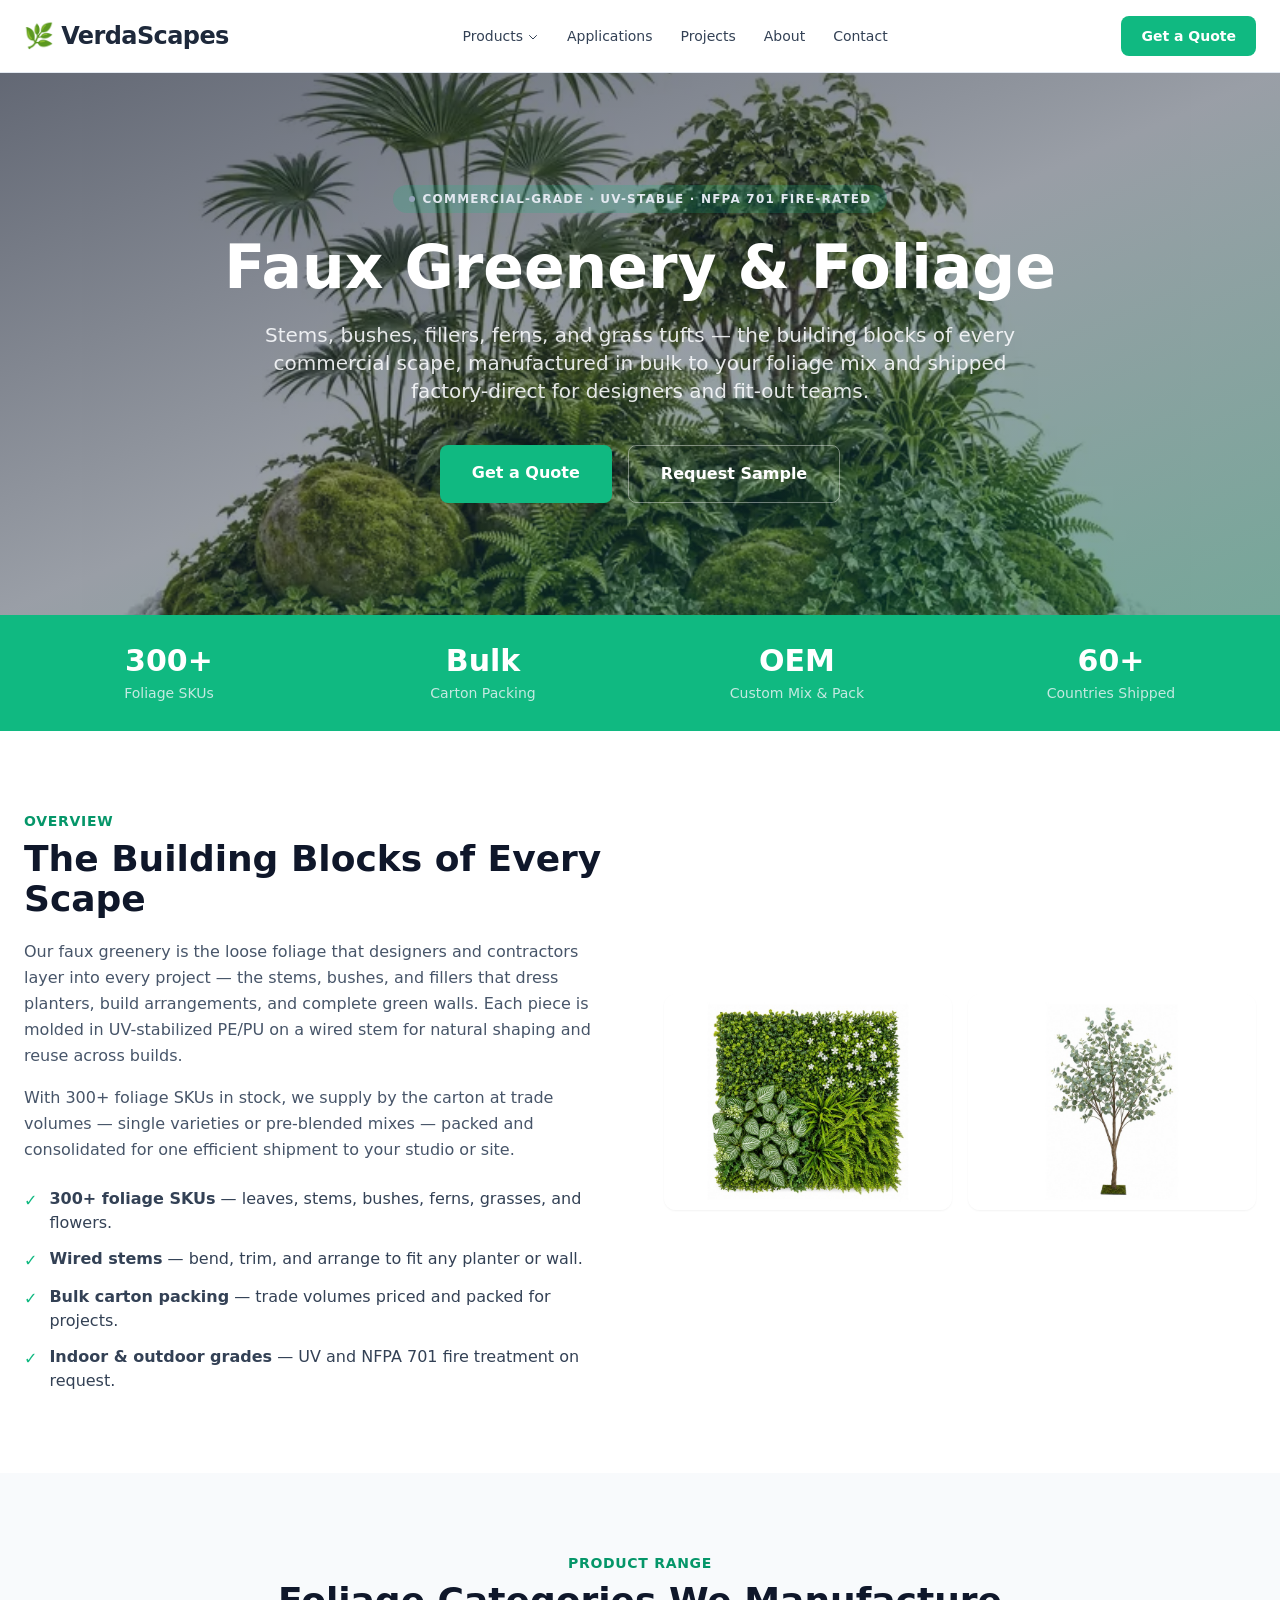
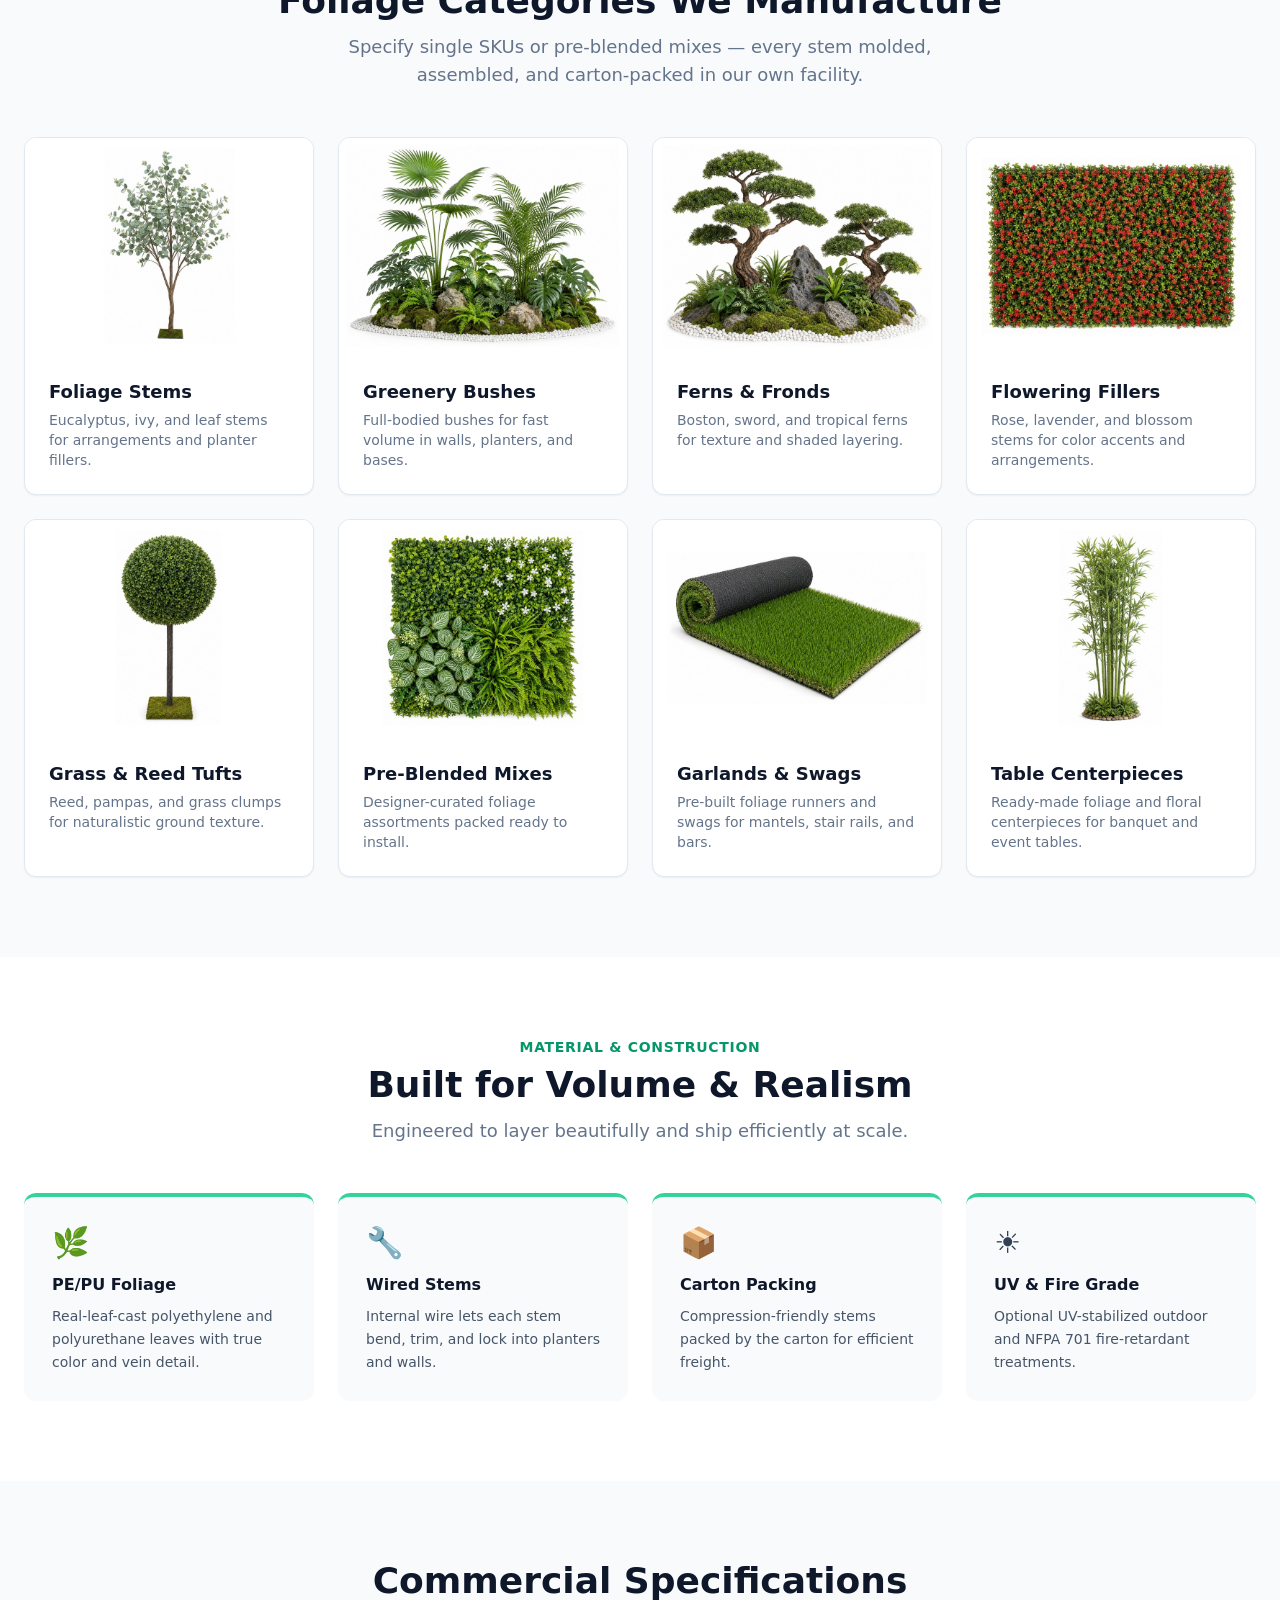
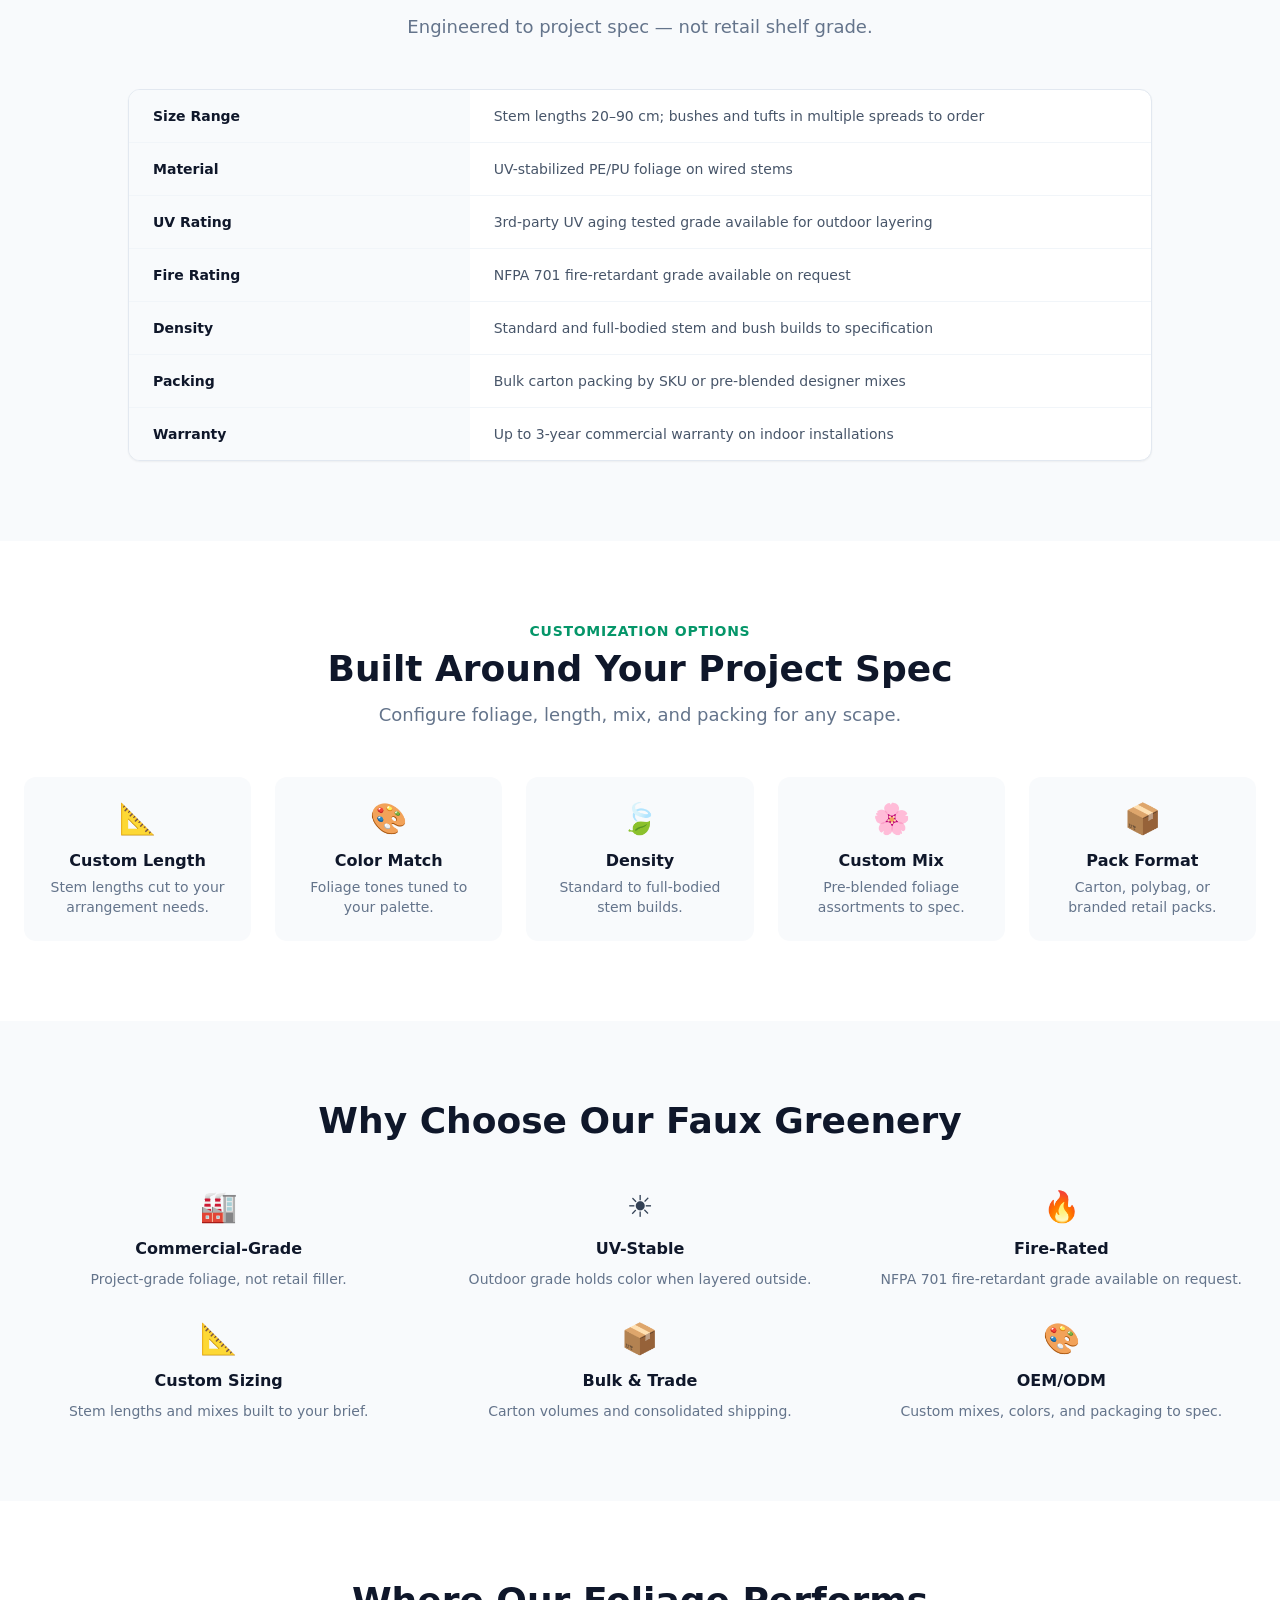
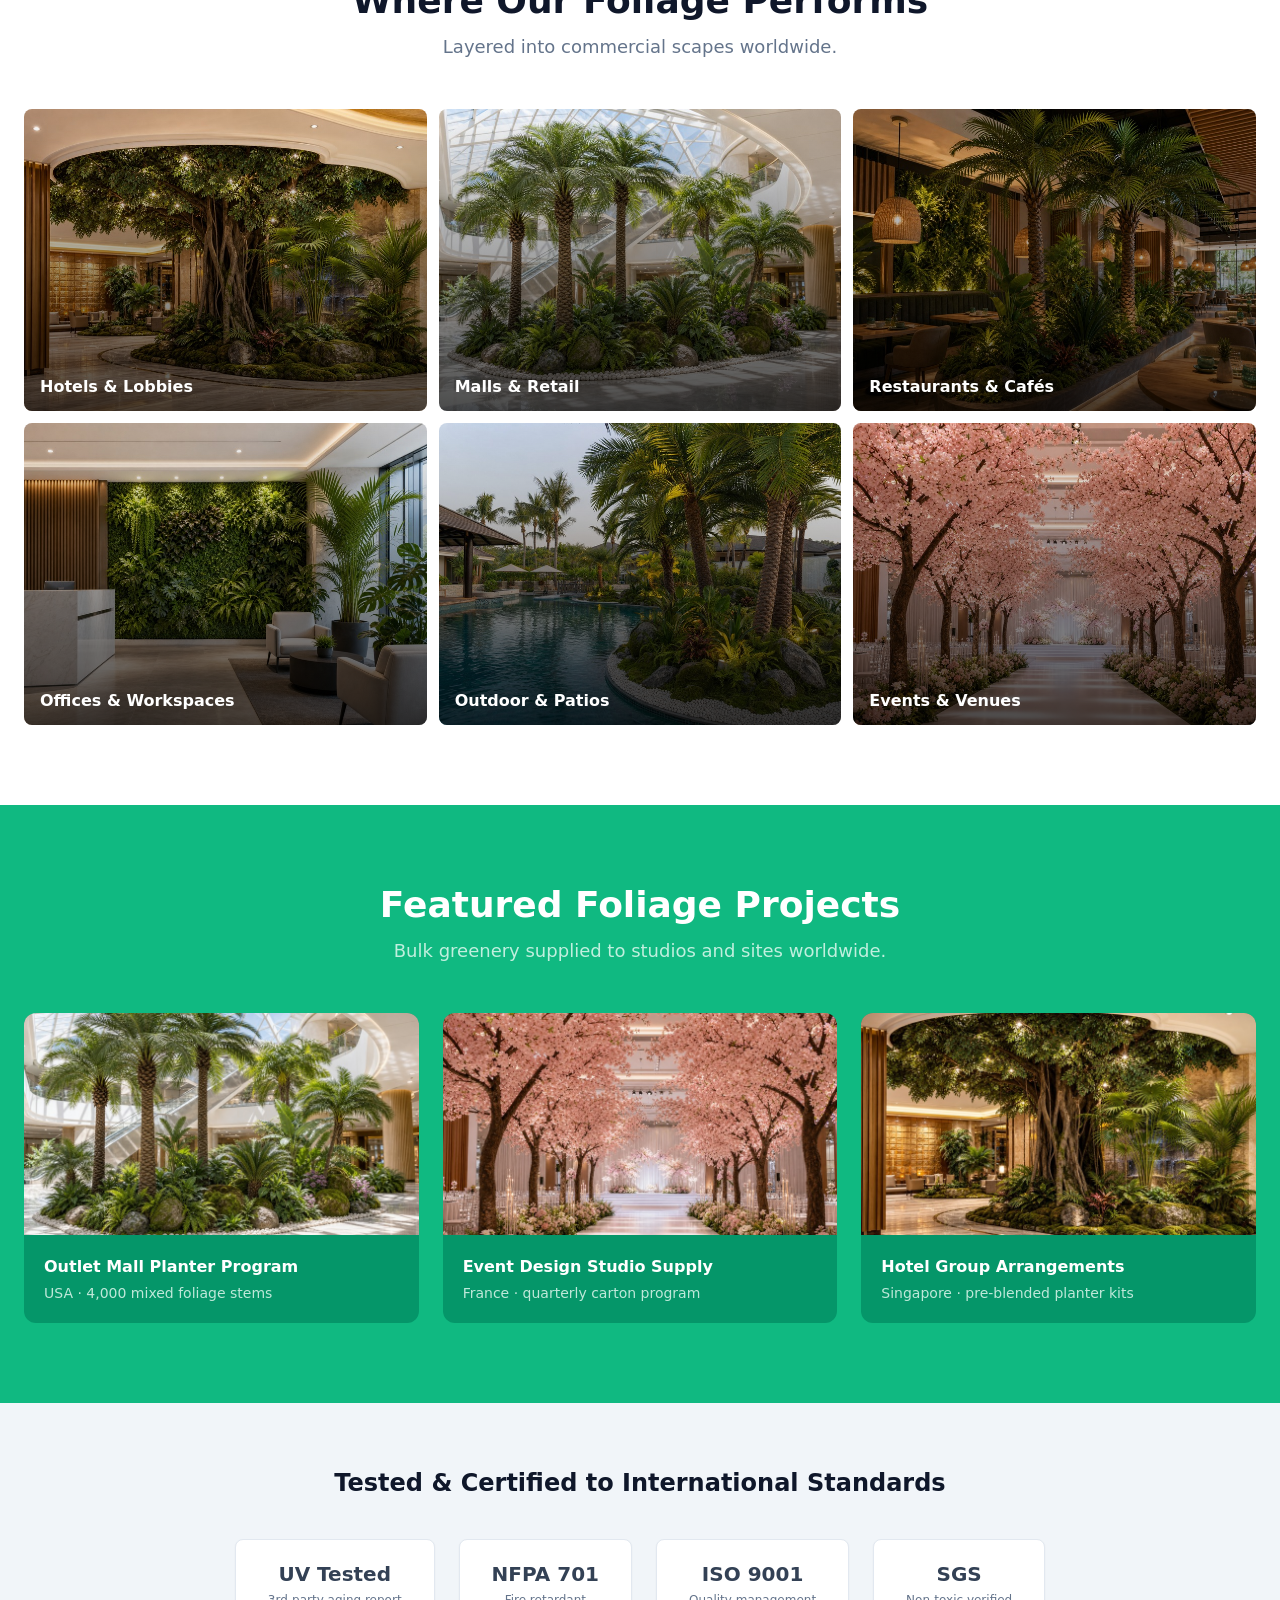
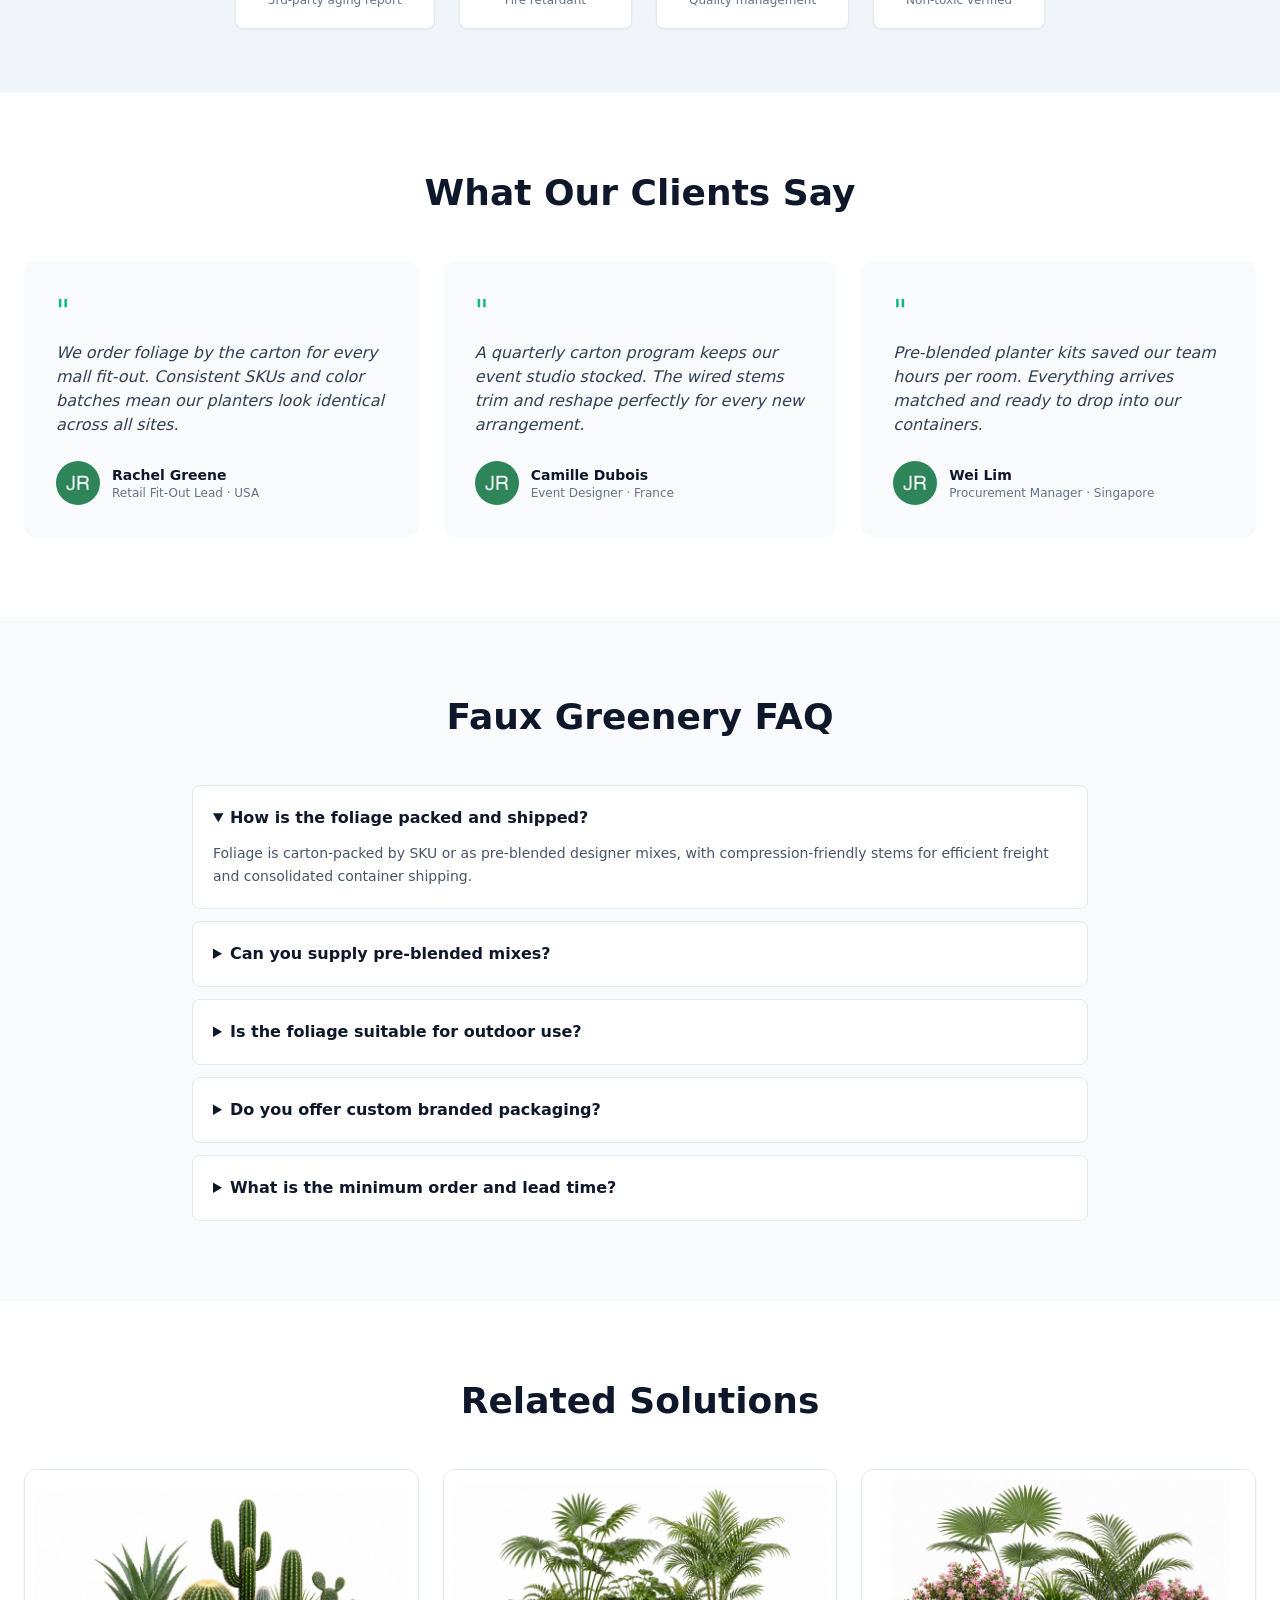
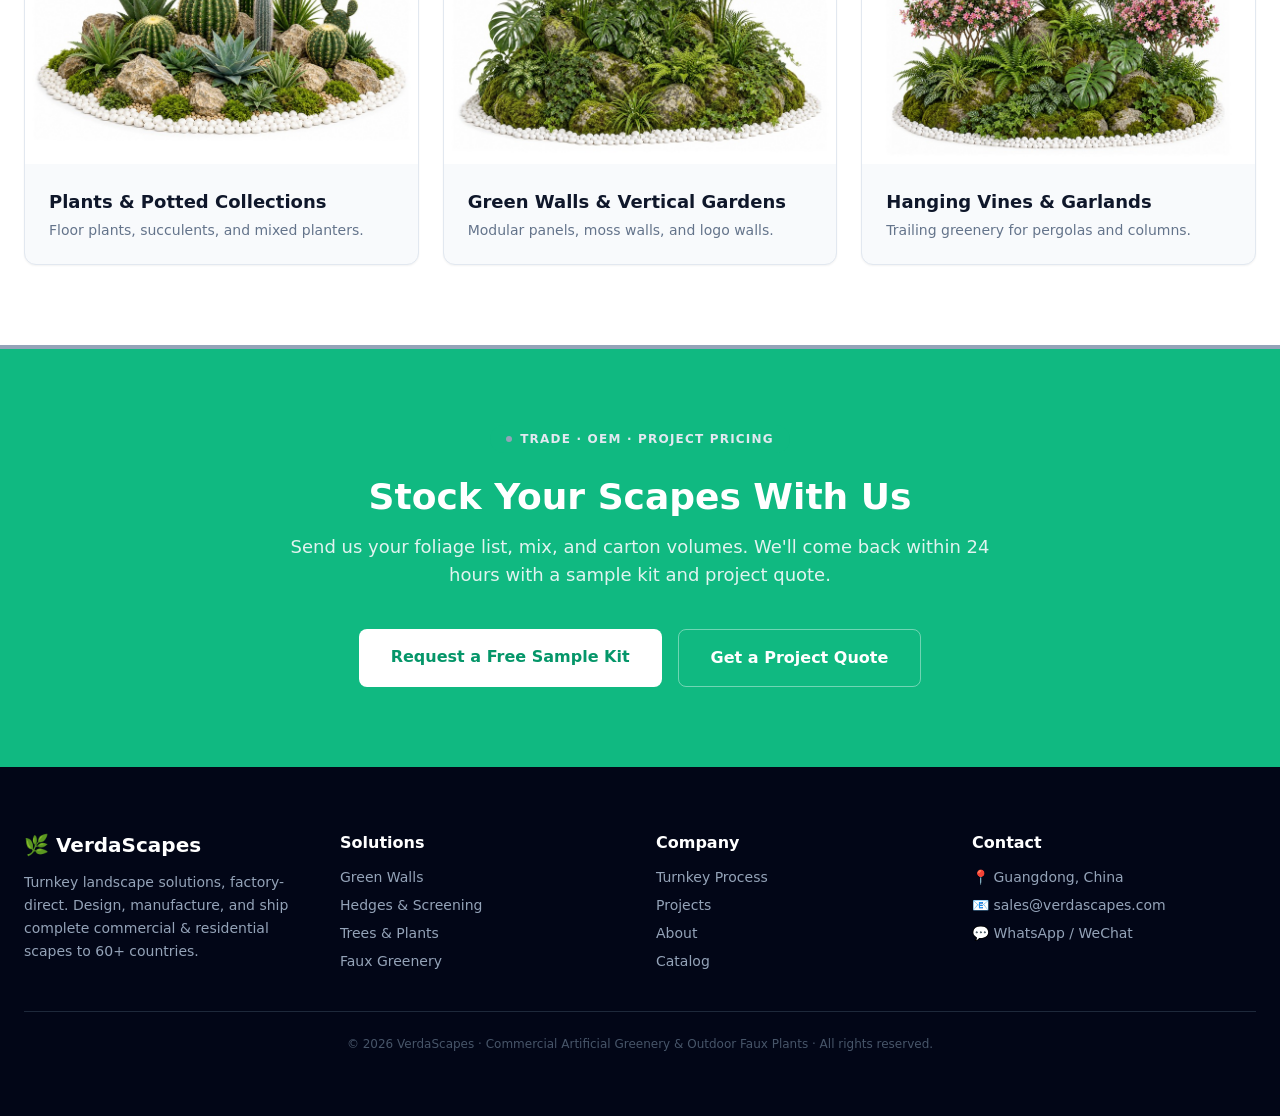
<file: faux-greenery.html>
<!DOCTYPE html>
<html lang="en">
<head>
<meta charset="UTF-8">
<meta name="viewport" content="width=device-width, initial-scale=1">
<title>Faux Greenery & Foliage | VerdaScapes</title>
<meta name="description" content="Commercial-grade artificial faux greenery and foliage — stems, bushes, fillers, ferns, and grass tufts for layered commercial scapes. UV-stable, NFPA 701 fire-rated, bulk & OEM. Manufactured factory-direct to 60+ countries.">
<link rel="canonical" href="https://verdascapes.com/faux-greenery.html">
<link rel="stylesheet" href="./tailwind.css?v=202605301621">
<style>
  .ct::-webkit-scrollbar{display:none}
  html{scroll-behavior:smooth}
</style>
<link rel="preload" as="image" href="./images/prod-faux-hero.webp">
</head>
<body class="font-sans text-slate-700">

<!-- NAVBAR -->
<nav class="bg-white/95 backdrop-blur border-b border-slate-200 py-4 px-6 sticky top-0 z-50">
  <div class="max-w-7xl mx-auto flex items-center justify-between relative">
    <a href="./index.html" class="font-bold text-2xl text-slate-800 tracking-tight">🌿 VerdaScapes</a>
    <div class="hidden lg:flex items-center gap-7 text-sm font-medium text-slate-700">
      <div class="relative group">
        <button class="flex items-center gap-1 hover:text-emerald-600">Products
          <svg class="w-3 h-3 mt-0.5" fill="none" stroke="currentColor" viewBox="0 0 24 24"><path stroke-linecap="round" stroke-linejoin="round" stroke-width="2" d="M19 9l-7 7-7-7"/></svg>
        </button>
        <div class="absolute left-0 top-full pt-3 hidden group-hover:block z-50">
          <div class="bg-white shadow-xl rounded-xl border border-slate-200 py-2 w-64">
            <a href="./green-walls.html" class="block px-4 py-2.5 text-sm text-slate-700 hover:bg-emerald-50 hover:text-emerald-700">Green Walls &amp; Vertical Gardens</a>
            <a href="./boxwood-hedges.html" class="block px-4 py-2.5 text-sm text-slate-700 hover:bg-emerald-50 hover:text-emerald-700">Boxwood Hedge Panels</a>
            <a href="./plants.html" class="block px-4 py-2.5 text-sm text-slate-700 hover:bg-emerald-50 hover:text-emerald-700">Artificial Plants</a>
            <a href="./custom-trees.html" class="block px-4 py-2.5 text-sm text-slate-700 hover:bg-emerald-50 hover:text-emerald-700">Custom Artificial Trees</a>
            <a href="./hanging-vines.html" class="block px-4 py-2.5 text-sm text-slate-700 hover:bg-emerald-50 hover:text-emerald-700">Hanging Vines &amp; Foliage</a>
            <a href="./faux-greenery.html" class="block px-4 py-2.5 text-sm text-slate-700 hover:bg-emerald-50 hover:text-emerald-700">Commercial Faux Greenery</a>
          </div>
        </div>
      </div>
      <a href="./index.html#applications" class="hover:text-emerald-600">Applications</a>
      <a href="./index.html#projects" class="hover:text-emerald-600">Projects</a>
      <a href="./about.html" class="hover:text-emerald-600">About</a>
      <a href="./contact.html" class="hover:text-emerald-600">Contact</a>
    </div>
    <a href="./contact.html" class="hidden lg:inline-block bg-emerald-500 hover:bg-emerald-600 text-white font-semibold px-5 py-2.5 rounded-lg text-sm transition">Get a Quote</a>
    <input type="checkbox" id="mnav" class="peer hidden">
    <label for="mnav" class="lg:hidden cursor-pointer text-3xl leading-none text-slate-700 select-none">&#9776;</label>
    <div class="hidden peer-checked:flex lg:hidden flex-col absolute top-full left-0 right-0 bg-white border-b border-slate-200 shadow-lg px-6 py-4 gap-0.5 text-sm font-medium text-slate-700">
      <span class="text-xs uppercase tracking-wider text-emerald-600 font-bold pb-1">Products</span>
      <a href="./green-walls.html" class="py-2 pl-3 hover:text-emerald-600">Green Walls &amp; Vertical Gardens</a>
      <a href="./boxwood-hedges.html" class="py-2 pl-3 hover:text-emerald-600">Boxwood Hedge Panels</a>
      <a href="./plants.html" class="py-2 pl-3 hover:text-emerald-600">Artificial Plants</a>
      <a href="./custom-trees.html" class="py-2 pl-3 hover:text-emerald-600">Custom Artificial Trees</a>
      <a href="./hanging-vines.html" class="py-2 pl-3 hover:text-emerald-600">Hanging Vines &amp; Foliage</a>
      <a href="./faux-greenery.html" class="py-2 pl-3 hover:text-emerald-600">Commercial Faux Greenery</a>
      <hr class="my-2 border-slate-200">
      <a href="./index.html#applications" class="py-2 hover:text-emerald-600">Applications</a>
      <a href="./index.html#projects" class="py-2 hover:text-emerald-600">Projects</a>
      <a href="./about.html" class="py-2 hover:text-emerald-600">About</a>
      <a href="./contact.html" class="py-2 hover:text-emerald-600">Contact</a>
      <a href="./contact.html" class="mt-2 bg-emerald-500 hover:bg-emerald-600 text-white text-center font-semibold px-5 py-2.5 rounded-lg">Get a Quote</a>
    </div>
  </div>
</nav>

<!-- HERO -->
<section class="relative text-white py-28 px-6 overflow-hidden">
  <img fetchpriority="high" src="./images/prod-faux-hero.webp" class="absolute inset-0 w-full h-full object-cover" alt="Commercial artificial faux greenery and foliage">
  <div class="absolute inset-0 bg-gradient-to-br from-slate-900/65 via-slate-800/45 to-emerald-800/55"></div>
  <div class="relative max-w-5xl mx-auto text-center">
    <div class="inline-flex items-center gap-2 bg-emerald-500/20 text-slate-200 text-xs font-semibold uppercase tracking-widest px-4 py-1.5 rounded-full mb-6">
      <span class="w-1.5 h-1.5 rounded-full bg-slate-400"></span>Commercial-Grade · UV-Stable · NFPA 701 Fire-Rated
    </div>
    <h1 class="text-4xl md:text-6xl font-bold mb-6 leading-tight">Faux Greenery & Foliage</h1>
    <p class="text-xl text-slate-50/90 mb-10 max-w-3xl mx-auto">Stems, bushes, fillers, ferns, and grass tufts — the building blocks of every commercial scape, manufactured in bulk to your foliage mix and shipped factory-direct for designers and fit-out teams.</p>
    <div class="flex flex-wrap justify-center gap-4">
      <a href="./contact.html" class="bg-emerald-500 hover:bg-emerald-400 text-white font-semibold px-8 py-4 rounded-lg transition">Get a Quote</a>
      <a href="./contact.html" class="border border-white/40 text-white hover:bg-white/10 font-semibold px-8 py-4 rounded-lg transition">Request Sample</a>
    </div>
  </div>
</section>

<!-- TRUST STRIP -->
<section class="bg-emerald-500 py-7 px-6">
  <div class="max-w-7xl mx-auto grid grid-cols-2 md:grid-cols-4 gap-6 text-center text-white">
    <div><div class="text-3xl font-bold">300+</div><div class="text-sm text-slate-100/80 mt-1">Foliage SKUs</div></div>
    <div><div class="text-3xl font-bold">Bulk</div><div class="text-sm text-slate-100/80 mt-1">Carton Packing</div></div>
    <div><div class="text-3xl font-bold">OEM</div><div class="text-sm text-slate-100/80 mt-1">Custom Mix & Pack</div></div>
    <div><div class="text-3xl font-bold">60+</div><div class="text-sm text-slate-100/80 mt-1">Countries Shipped</div></div>
  </div>
</section>

<!-- OVERVIEW -->
<section class="py-20 px-6 bg-white">
  <div class="max-w-7xl mx-auto grid md:grid-cols-2 gap-12 items-center">
    <div>
      <div class="text-sm font-semibold text-emerald-600 uppercase tracking-wider mb-2">Overview</div>
      <h2 class="text-4xl font-bold text-slate-900 mb-5">The Building Blocks of Every Scape</h2>
      <p class="text-slate-600 leading-relaxed mb-4">Our faux greenery is the loose foliage that designers and contractors layer into every project — the stems, bushes, and fillers that dress planters, build arrangements, and complete green walls. Each piece is molded in UV-stabilized PE/PU on a wired stem for natural shaping and reuse across builds.</p>
      <p class="text-slate-600 leading-relaxed mb-6">With 300+ foliage SKUs in stock, we supply by the carton at trade volumes — single varieties or pre-blended mixes — packed and consolidated for one efficient shipment to your studio or site.</p>
      <ul class="space-y-3">
        <li class="flex items-start gap-3"><span class="text-emerald-500 font-bold mt-0.5">✓</span><span class="text-slate-700"><strong>300+ foliage SKUs</strong> — leaves, stems, bushes, ferns, grasses, and flowers.</span></li>
        <li class="flex items-start gap-3"><span class="text-emerald-500 font-bold mt-0.5">✓</span><span class="text-slate-700"><strong>Wired stems</strong> — bend, trim, and arrange to fit any planter or wall.</span></li>
        <li class="flex items-start gap-3"><span class="text-emerald-500 font-bold mt-0.5">✓</span><span class="text-slate-700"><strong>Bulk carton packing</strong> — trade volumes priced and packed for projects.</span></li>
        <li class="flex items-start gap-3"><span class="text-emerald-500 font-bold mt-0.5">✓</span><span class="text-slate-700"><strong>Indoor & outdoor grades</strong> — UV and NFPA 701 fire treatment on request.</span></li>
      </ul>
    </div>
    <div class="grid grid-cols-2 gap-4">
      <img loading="lazy" decoding="async" src="./images/asset-mixed-panel.jpg" class="rounded-xl shadow-sm w-full h-full object-cover" alt="Mixed foliage sample panel">
      <img loading="lazy" decoding="async" src="./images/asset-eucalyptus.jpg" class="rounded-xl shadow-sm w-full h-full object-cover" alt="Eucalyptus foliage stems">
    </div>
  </div>
</section>

<!-- SUB-PRODUCTS -->
<section class="py-20 px-6 bg-slate-50">
  <div class="max-w-7xl mx-auto">
    <div class="text-center mb-12">
      <div class="text-sm font-semibold text-emerald-600 uppercase tracking-wider mb-2">Product Range</div>
      <h2 class="text-4xl font-bold text-slate-900 mb-3">Foliage Categories We Manufacture</h2>
      <p class="text-slate-500 text-lg max-w-2xl mx-auto">Specify single SKUs or pre-blended mixes — every stem molded, assembled, and carton-packed in our own facility.</p>
    </div>
    <div class="grid grid-cols-2 md:grid-cols-4 gap-6">
      <div class="bg-white rounded-xl overflow-hidden shadow-sm border border-slate-200 hover:shadow-lg hover:-translate-y-1 transition"><div class="aspect-[4/3] overflow-hidden"><img loading="lazy" decoding="async" src="./images/asset-eucalyptus.jpg" class="w-full h-full object-cover hover:scale-105 transition" alt="Foliage stems"></div><div class="p-6"><h3 class="font-bold text-slate-900 text-lg mb-1">Foliage Stems</h3><p class="text-sm text-slate-500">Eucalyptus, ivy, and leaf stems for arrangements and planter fillers.</p></div></div>
      <div class="bg-white rounded-xl overflow-hidden shadow-sm border border-slate-200 hover:shadow-lg hover:-translate-y-1 transition"><div class="aspect-[4/3] overflow-hidden"><img loading="lazy" decoding="async" src="./images/prod-faux-2.jpg" class="w-full h-full object-cover hover:scale-105 transition" alt="Greenery bushes"></div><div class="p-6"><h3 class="font-bold text-slate-900 text-lg mb-1">Greenery Bushes</h3><p class="text-sm text-slate-500">Full-bodied bushes for fast volume in walls, planters, and bases.</p></div></div>
      <div class="bg-white rounded-xl overflow-hidden shadow-sm border border-slate-200 hover:shadow-lg hover:-translate-y-1 transition"><div class="aspect-[4/3] overflow-hidden"><img loading="lazy" decoding="async" src="./images/prod-faux-3.jpg" class="w-full h-full object-cover hover:scale-105 transition" alt="Fern fronds"></div><div class="p-6"><h3 class="font-bold text-slate-900 text-lg mb-1">Ferns & Fronds</h3><p class="text-sm text-slate-500">Boston, sword, and tropical ferns for texture and shaded layering.</p></div></div>
      <div class="bg-white rounded-xl overflow-hidden shadow-sm border border-slate-200 hover:shadow-lg hover:-translate-y-1 transition"><div class="aspect-[4/3] overflow-hidden"><img loading="lazy" decoding="async" src="./images/asset-flower-panel.jpg" class="w-full h-full object-cover hover:scale-105 transition" alt="Flowering filler stems"></div><div class="p-6"><h3 class="font-bold text-slate-900 text-lg mb-1">Flowering Fillers</h3><p class="text-sm text-slate-500">Rose, lavender, and blossom stems for color accents and arrangements.</p></div></div>
      <div class="bg-white rounded-xl overflow-hidden shadow-sm border border-slate-200 hover:shadow-lg hover:-translate-y-1 transition"><div class="aspect-[4/3] overflow-hidden"><img loading="lazy" decoding="async" src="./images/prod-faux-5.jpg" class="w-full h-full object-cover hover:scale-105 transition" alt="Grass tufts"></div><div class="p-6"><h3 class="font-bold text-slate-900 text-lg mb-1">Grass & Reed Tufts</h3><p class="text-sm text-slate-500">Reed, pampas, and grass clumps for naturalistic ground texture.</p></div></div>
      <div class="bg-white rounded-xl overflow-hidden shadow-sm border border-slate-200 hover:shadow-lg hover:-translate-y-1 transition"><div class="aspect-[4/3] overflow-hidden"><img loading="lazy" decoding="async" src="./images/asset-mixed-panel.jpg" class="w-full h-full object-cover hover:scale-105 transition" alt="Mixed foliage blend"></div><div class="p-6"><h3 class="font-bold text-slate-900 text-lg mb-1">Pre-Blended Mixes</h3><p class="text-sm text-slate-500">Designer-curated foliage assortments packed ready to install.</p></div></div>
      <div class="bg-white rounded-xl overflow-hidden shadow-sm border border-slate-200 hover:shadow-lg hover:-translate-y-1 transition"><div class="aspect-[4/3] overflow-hidden"><img loading="lazy" decoding="async" src="./images/prod-faux-4.jpg" class="w-full h-full object-cover hover:scale-105 transition" alt="Garland and swag"></div><div class="p-6"><h3 class="font-bold text-slate-900 text-lg mb-1">Garlands & Swags</h3><p class="text-sm text-slate-500">Pre-built foliage runners and swags for mantels, stair rails, and bars.</p></div></div>
      <div class="bg-white rounded-xl overflow-hidden shadow-sm border border-slate-200 hover:shadow-lg hover:-translate-y-1 transition"><div class="aspect-[4/3] overflow-hidden"><img loading="lazy" decoding="async" src="./images/prod-faux-6.jpg" class="w-full h-full object-cover hover:scale-105 transition" alt="Table centerpiece arrangement"></div><div class="p-6"><h3 class="font-bold text-slate-900 text-lg mb-1">Table Centerpieces</h3><p class="text-sm text-slate-500">Ready-made foliage and floral centerpieces for banquet and event tables.</p></div></div>
    </div>
  </div>
</section>

<!-- MATERIAL & CONSTRUCTION -->
<section class="py-20 px-6 bg-white">
  <div class="max-w-7xl mx-auto">
    <div class="text-center mb-12">
      <div class="text-sm font-semibold text-emerald-600 uppercase tracking-wider mb-2">Material & Construction</div>
      <h2 class="text-4xl font-bold text-slate-900 mb-3">Built for Volume & Realism</h2>
      <p class="text-slate-500 text-lg max-w-2xl mx-auto">Engineered to layer beautifully and ship efficiently at scale.</p>
    </div>
    <div class="grid grid-cols-1 md:grid-cols-4 gap-6">
      <div class="bg-slate-50 rounded-xl p-7 border-t-4 border-emerald-400"><div class="text-3xl mb-3">🌿</div><h3 class="font-bold text-slate-900 mb-2">PE/PU Foliage</h3><p class="text-sm text-slate-600 leading-relaxed">Real-leaf-cast polyethylene and polyurethane leaves with true color and vein detail.</p></div>
      <div class="bg-slate-50 rounded-xl p-7 border-t-4 border-emerald-400"><div class="text-3xl mb-3">🔧</div><h3 class="font-bold text-slate-900 mb-2">Wired Stems</h3><p class="text-sm text-slate-600 leading-relaxed">Internal wire lets each stem bend, trim, and lock into planters and walls.</p></div>
      <div class="bg-slate-50 rounded-xl p-7 border-t-4 border-emerald-400"><div class="text-3xl mb-3">📦</div><h3 class="font-bold text-slate-900 mb-2">Carton Packing</h3><p class="text-sm text-slate-600 leading-relaxed">Compression-friendly stems packed by the carton for efficient freight.</p></div>
      <div class="bg-slate-50 rounded-xl p-7 border-t-4 border-emerald-400"><div class="text-3xl mb-3">☀️</div><h3 class="font-bold text-slate-900 mb-2">UV & Fire Grade</h3><p class="text-sm text-slate-600 leading-relaxed">Optional UV-stabilized outdoor and NFPA 701 fire-retardant treatments.</p></div>
    </div>
  </div>
</section>

<!-- SPECS -->
<section class="py-20 px-6 bg-slate-50">
  <div class="max-w-5xl mx-auto">
    <div class="text-center mb-12">
      <h2 class="text-4xl font-bold text-slate-900 mb-3">Commercial Specifications</h2>
      <p class="text-slate-500 text-lg">Engineered to project spec — not retail shelf grade.</p>
    </div>
    <div class="bg-white rounded-xl shadow-sm border border-slate-200 overflow-hidden">
      <table class="w-full text-sm">
        <tbody class="divide-y divide-slate-100">
          <tr><td class="px-6 py-4 font-semibold text-slate-900 bg-slate-50 w-1/3">Size Range</td><td class="px-6 py-4 text-slate-600">Stem lengths 20–90 cm; bushes and tufts in multiple spreads to order</td></tr>
          <tr><td class="px-6 py-4 font-semibold text-slate-900 bg-slate-50">Material</td><td class="px-6 py-4 text-slate-600">UV-stabilized PE/PU foliage on wired stems</td></tr>
          <tr><td class="px-6 py-4 font-semibold text-slate-900 bg-slate-50">UV Rating</td><td class="px-6 py-4 text-slate-600">3rd-party UV aging tested grade available for outdoor layering</td></tr>
          <tr><td class="px-6 py-4 font-semibold text-slate-900 bg-slate-50">Fire Rating</td><td class="px-6 py-4 text-slate-600">NFPA 701 fire-retardant grade available on request</td></tr>
          <tr><td class="px-6 py-4 font-semibold text-slate-900 bg-slate-50">Density</td><td class="px-6 py-4 text-slate-600">Standard and full-bodied stem and bush builds to specification</td></tr>
          <tr><td class="px-6 py-4 font-semibold text-slate-900 bg-slate-50">Packing</td><td class="px-6 py-4 text-slate-600">Bulk carton packing by SKU or pre-blended designer mixes</td></tr>
          <tr><td class="px-6 py-4 font-semibold text-slate-900 bg-slate-50">Warranty</td><td class="px-6 py-4 text-slate-600">Up to 3-year commercial warranty on indoor installations</td></tr>
        </tbody>
      </table>
    </div>
  </div>
</section>

<!-- CUSTOMIZATION -->
<section class="py-20 px-6 bg-white">
  <div class="max-w-7xl mx-auto">
    <div class="text-center mb-12">
      <div class="text-sm font-semibold text-emerald-600 uppercase tracking-wider mb-2">Customization Options</div>
      <h2 class="text-4xl font-bold text-slate-900 mb-3">Built Around Your Project Spec</h2>
      <p class="text-slate-500 text-lg max-w-2xl mx-auto">Configure foliage, length, mix, and packing for any scape.</p>
    </div>
    <div class="grid grid-cols-1 sm:grid-cols-2 lg:grid-cols-5 gap-6">
      <div class="text-center p-6 bg-slate-50 rounded-xl"><div class="text-3xl mb-3">📐</div><h3 class="font-bold text-slate-900 mb-1">Custom Length</h3><p class="text-sm text-slate-500">Stem lengths cut to your arrangement needs.</p></div>
      <div class="text-center p-6 bg-slate-50 rounded-xl"><div class="text-3xl mb-3">🎨</div><h3 class="font-bold text-slate-900 mb-1">Color Match</h3><p class="text-sm text-slate-500">Foliage tones tuned to your palette.</p></div>
      <div class="text-center p-6 bg-slate-50 rounded-xl"><div class="text-3xl mb-3">🍃</div><h3 class="font-bold text-slate-900 mb-1">Density</h3><p class="text-sm text-slate-500">Standard to full-bodied stem builds.</p></div>
      <div class="text-center p-6 bg-slate-50 rounded-xl"><div class="text-3xl mb-3">🌸</div><h3 class="font-bold text-slate-900 mb-1">Custom Mix</h3><p class="text-sm text-slate-500">Pre-blended foliage assortments to spec.</p></div>
      <div class="text-center p-6 bg-slate-50 rounded-xl"><div class="text-3xl mb-3">📦</div><h3 class="font-bold text-slate-900 mb-1">Pack Format</h3><p class="text-sm text-slate-500">Carton, polybag, or branded retail packs.</p></div>
    </div>
  </div>
</section>

<!-- WHY CHOOSE -->
<section class="py-20 px-6 bg-slate-50">
  <div class="max-w-7xl mx-auto">
    <div class="text-center mb-12"><h2 class="text-4xl font-bold text-slate-900 mb-3">Why Choose Our Faux Greenery</h2></div>
    <div class="grid grid-cols-2 md:grid-cols-3 gap-8">
      <div class="text-center"><div class="text-3xl mb-3">🏭</div><h3 class="font-bold text-slate-900 mb-2">Commercial-Grade</h3><p class="text-sm text-slate-500">Project-grade foliage, not retail filler.</p></div>
      <div class="text-center"><div class="text-3xl mb-3">☀️</div><h3 class="font-bold text-slate-900 mb-2">UV-Stable</h3><p class="text-sm text-slate-500">Outdoor grade holds color when layered outside.</p></div>
      <div class="text-center"><div class="text-3xl mb-3">🔥</div><h3 class="font-bold text-slate-900 mb-2">Fire-Rated</h3><p class="text-sm text-slate-500">NFPA 701 fire-retardant grade available on request.</p></div>
      <div class="text-center"><div class="text-3xl mb-3">📐</div><h3 class="font-bold text-slate-900 mb-2">Custom Sizing</h3><p class="text-sm text-slate-500">Stem lengths and mixes built to your brief.</p></div>
      <div class="text-center"><div class="text-3xl mb-3">📦</div><h3 class="font-bold text-slate-900 mb-2">Bulk & Trade</h3><p class="text-sm text-slate-500">Carton volumes and consolidated shipping.</p></div>
      <div class="text-center"><div class="text-3xl mb-3">🎨</div><h3 class="font-bold text-slate-900 mb-2">OEM/ODM</h3><p class="text-sm text-slate-500">Custom mixes, colors, and packaging to spec.</p></div>
    </div>
  </div>
</section>

<!-- APPLICATIONS -->
<section class="py-20 px-6 bg-white">
  <div class="max-w-7xl mx-auto">
    <div class="text-center mb-12"><h2 class="text-4xl font-bold text-slate-900 mb-3">Where Our Foliage Performs</h2><p class="text-slate-500 text-lg">Layered into commercial scapes worldwide.</p></div>
    <div class="grid grid-cols-2 md:grid-cols-3 gap-3">
      <div class="relative aspect-[4/3] rounded-lg overflow-hidden group"><img loading="lazy" decoding="async" src="./images/asset-app-hotel.jpg" class="w-full h-full object-cover group-hover:scale-105 transition" alt="Hotel lobby foliage"><div class="absolute inset-0 bg-gradient-to-t from-black/70 to-transparent"></div><div class="absolute bottom-3 left-4 text-white font-semibold">Hotels & Lobbies</div></div>
      <div class="relative aspect-[4/3] rounded-lg overflow-hidden group"><img loading="lazy" decoding="async" src="./images/asset-app-mall.jpg" class="w-full h-full object-cover group-hover:scale-105 transition" alt="Mall greenery layering"><div class="absolute inset-0 bg-gradient-to-t from-black/70 to-transparent"></div><div class="absolute bottom-3 left-4 text-white font-semibold">Malls & Retail</div></div>
      <div class="relative aspect-[4/3] rounded-lg overflow-hidden group"><img loading="lazy" decoding="async" src="./images/asset-app-resto.jpg" class="w-full h-full object-cover group-hover:scale-105 transition" alt="Restaurant foliage"><div class="absolute inset-0 bg-gradient-to-t from-black/70 to-transparent"></div><div class="absolute bottom-3 left-4 text-white font-semibold">Restaurants & Cafés</div></div>
      <div class="relative aspect-[4/3] rounded-lg overflow-hidden group"><img loading="lazy" decoding="async" src="./images/asset-app-office.jpg" class="w-full h-full object-cover group-hover:scale-105 transition" alt="Office foliage"><div class="absolute inset-0 bg-gradient-to-t from-black/70 to-transparent"></div><div class="absolute bottom-3 left-4 text-white font-semibold">Offices & Workspaces</div></div>
      <div class="relative aspect-[4/3] rounded-lg overflow-hidden group"><img loading="lazy" decoding="async" src="./images/asset-app-resort.jpg" class="w-full h-full object-cover group-hover:scale-105 transition" alt="Resort patio foliage"><div class="absolute inset-0 bg-gradient-to-t from-black/70 to-transparent"></div><div class="absolute bottom-3 left-4 text-white font-semibold">Outdoor & Patios</div></div>
      <div class="relative aspect-[4/3] rounded-lg overflow-hidden group"><img loading="lazy" decoding="async" src="./images/asset-app-event.jpg" class="w-full h-full object-cover group-hover:scale-105 transition" alt="Event foliage arrangements"><div class="absolute inset-0 bg-gradient-to-t from-black/70 to-transparent"></div><div class="absolute bottom-3 left-4 text-white font-semibold">Events & Venues</div></div>
    </div>
  </div>
</section>

<!-- FEATURED PROJECTS -->
<section class="py-20 px-6 bg-emerald-500 text-white">
  <div class="max-w-7xl mx-auto">
    <div class="text-center mb-12"><h2 class="text-4xl font-bold mb-3">Featured Foliage Projects</h2><p class="text-emerald-50/80 text-lg">Bulk greenery supplied to studios and sites worldwide.</p></div>
    <div class="grid grid-cols-1 md:grid-cols-3 gap-6">
      <div class="bg-emerald-600 rounded-xl overflow-hidden"><img loading="lazy" decoding="async" src="./images/asset-app-mall.jpg" class="aspect-video w-full object-cover" alt="Mall planter foliage project"><div class="p-5"><h3 class="font-bold mb-1">Outlet Mall Planter Program</h3><p class="text-sm text-emerald-50/80">USA · 4,000 mixed foliage stems</p></div></div>
      <div class="bg-emerald-600 rounded-xl overflow-hidden"><img loading="lazy" decoding="async" src="./images/asset-app-event.jpg" class="aspect-video w-full object-cover" alt="Event studio foliage project"><div class="p-5"><h3 class="font-bold mb-1">Event Design Studio Supply</h3><p class="text-sm text-emerald-50/80">France · quarterly carton program</p></div></div>
      <div class="bg-emerald-600 rounded-xl overflow-hidden"><img loading="lazy" decoding="async" src="./images/asset-app-hotel.jpg" class="aspect-video w-full object-cover" alt="Hotel arrangement foliage project"><div class="p-5"><h3 class="font-bold mb-1">Hotel Group Arrangements</h3><p class="text-sm text-emerald-50/80">Singapore · pre-blended planter kits</p></div></div>
    </div>
  </div>
</section>

<!-- CERTIFICATIONS -->
<section class="py-16 px-6 bg-slate-100">
  <div class="max-w-7xl mx-auto">
    <div class="text-center mb-10"><h2 class="text-2xl font-bold text-slate-900">Tested & Certified to International Standards</h2></div>
    <div class="flex flex-wrap justify-center gap-6">
      <div class="bg-white rounded-lg px-8 py-5 text-center min-w-[130px] shadow-sm border border-slate-200"><div class="text-xl font-bold text-slate-700 mb-1">UV Tested</div><div class="text-xs text-slate-500">3rd-party aging report</div></div>
      <div class="bg-white rounded-lg px-8 py-5 text-center min-w-[130px] shadow-sm border border-slate-200"><div class="text-xl font-bold text-slate-700 mb-1">NFPA 701</div><div class="text-xs text-slate-500">Fire retardant</div></div>
      <div class="bg-white rounded-lg px-8 py-5 text-center min-w-[130px] shadow-sm border border-slate-200"><div class="text-xl font-bold text-slate-700 mb-1">ISO 9001</div><div class="text-xs text-slate-500">Quality management</div></div>
      <div class="bg-white rounded-lg px-8 py-5 text-center min-w-[130px] shadow-sm border border-slate-200"><div class="text-xl font-bold text-slate-700 mb-1">SGS</div><div class="text-xs text-slate-500">Non-toxic verified</div></div>
    </div>
  </div>
</section>

<!-- TESTIMONIALS -->
<section class="py-20 px-6 bg-white">
  <div class="max-w-7xl mx-auto">
    <div class="text-center mb-12"><h2 class="text-4xl font-bold text-slate-900 mb-3">What Our Clients Say</h2></div>
    <div class="grid grid-cols-1 md:grid-cols-3 gap-6">
      <div class="bg-slate-50 p-8 rounded-xl"><div class="text-emerald-500 text-3xl mb-3">"</div><p class="text-slate-700 italic mb-6">We order foliage by the carton for every mall fit-out. Consistent SKUs and color batches mean our planters look identical across all sites.</p><div class="flex items-center gap-3"><img loading="lazy" decoding="async" src="./images/avatar-1.jpg" class="w-11 h-11 rounded-full object-cover" alt=""><div><div class="font-semibold text-slate-900 text-sm">Rachel Greene</div><div class="text-xs text-slate-500">Retail Fit-Out Lead · USA</div></div></div></div>
      <div class="bg-slate-50 p-8 rounded-xl"><div class="text-emerald-500 text-3xl mb-3">"</div><p class="text-slate-700 italic mb-6">A quarterly carton program keeps our event studio stocked. The wired stems trim and reshape perfectly for every new arrangement.</p><div class="flex items-center gap-3"><img loading="lazy" decoding="async" src="./images/avatar-1.jpg" class="w-11 h-11 rounded-full object-cover" alt=""><div><div class="font-semibold text-slate-900 text-sm">Camille Dubois</div><div class="text-xs text-slate-500">Event Designer · France</div></div></div></div>
      <div class="bg-slate-50 p-8 rounded-xl"><div class="text-emerald-500 text-3xl mb-3">"</div><p class="text-slate-700 italic mb-6">Pre-blended planter kits saved our team hours per room. Everything arrives matched and ready to drop into our containers.</p><div class="flex items-center gap-3"><img loading="lazy" decoding="async" src="./images/avatar-1.jpg" class="w-11 h-11 rounded-full object-cover" alt=""><div><div class="font-semibold text-slate-900 text-sm">Wei Lim</div><div class="text-xs text-slate-500">Procurement Manager · Singapore</div></div></div></div>
    </div>
  </div>
</section>

<!-- FAQ -->
<section class="py-20 px-6 bg-slate-50">
  <div class="max-w-4xl mx-auto">
    <div class="text-center mb-12"><h2 class="text-4xl font-bold text-slate-900 mb-3">Faux Greenery FAQ</h2></div>
    <div class="space-y-3">
      <details class="bg-white p-5 rounded-lg border border-slate-200" open><summary class="font-semibold text-slate-900 cursor-pointer">How is the foliage packed and shipped?</summary><p class="mt-3 text-slate-600 text-sm leading-relaxed">Foliage is carton-packed by SKU or as pre-blended designer mixes, with compression-friendly stems for efficient freight and consolidated container shipping.</p></details>
      <details class="bg-white p-5 rounded-lg border border-slate-200"><summary class="font-semibold text-slate-900 cursor-pointer">Can you supply pre-blended mixes?</summary><p class="mt-3 text-slate-600 text-sm leading-relaxed">Yes. We curate and pack ready-to-install foliage assortments to your design brief so planters and walls go together faster on site.</p></details>
      <details class="bg-white p-5 rounded-lg border border-slate-200"><summary class="font-semibold text-slate-900 cursor-pointer">Is the foliage suitable for outdoor use?</summary><p class="mt-3 text-slate-600 text-sm leading-relaxed">Our UV-stabilized outdoor grade is aging tested for exterior layering. Standard grade is intended for interior arrangements and walls.</p></details>
      <details class="bg-white p-5 rounded-lg border border-slate-200"><summary class="font-semibold text-slate-900 cursor-pointer">Do you offer custom branded packaging?</summary><p class="mt-3 text-slate-600 text-sm leading-relaxed">For OEM clients we produce branded polybag and retail packaging alongside bulk cartons. Send your artwork and pack format for a quote.</p></details>
      <details class="bg-white p-5 rounded-lg border border-slate-200"><summary class="font-semibold text-slate-900 cursor-pointer">What is the minimum order and lead time?</summary><p class="mt-3 text-slate-600 text-sm leading-relaxed">MOQ is trade-friendly per SKU. Production runs 20-35 days depending on volume and custom mixes, then consolidated shipping to your port.</p></details>
    </div>
  </div>
</section>

<!-- RELATED PRODUCTS -->
<section class="py-20 px-6 bg-white">
  <div class="max-w-7xl mx-auto">
    <div class="text-center mb-12"><h2 class="text-4xl font-bold text-slate-900 mb-3">Related Solutions</h2></div>
    <div class="grid grid-cols-1 sm:grid-cols-3 gap-6">
      <a href="./plants.html" class="group bg-slate-50 rounded-xl overflow-hidden shadow-sm border border-slate-200 hover:shadow-lg hover:-translate-y-1 transition"><div class="aspect-[4/3] overflow-hidden"><img loading="lazy" decoding="async" src="./images/prod-plants-hero.jpg" class="w-full h-full object-cover group-hover:scale-105 transition" alt="Plants and planters"></div><div class="p-6"><h3 class="font-bold text-slate-900 text-lg mb-1">Plants & Potted Collections</h3><p class="text-sm text-slate-500">Floor plants, succulents, and mixed planters.</p></div></a>
      <a href="./green-walls.html" class="group bg-slate-50 rounded-xl overflow-hidden shadow-sm border border-slate-200 hover:shadow-lg hover:-translate-y-1 transition"><div class="aspect-[4/3] overflow-hidden"><img loading="lazy" decoding="async" src="./images/prod-greenwall-hero.jpg" class="w-full h-full object-cover group-hover:scale-105 transition" alt="Green walls"></div><div class="p-6"><h3 class="font-bold text-slate-900 text-lg mb-1">Green Walls & Vertical Gardens</h3><p class="text-sm text-slate-500">Modular panels, moss walls, and logo walls.</p></div></a>
      <a href="./hanging-vines.html" class="group bg-slate-50 rounded-xl overflow-hidden shadow-sm border border-slate-200 hover:shadow-lg hover:-translate-y-1 transition"><div class="aspect-[4/3] overflow-hidden"><img loading="lazy" decoding="async" src="./images/prod-vines-hero.jpg" class="w-full h-full object-cover group-hover:scale-105 transition" alt="Hanging vines"></div><div class="p-6"><h3 class="font-bold text-slate-900 text-lg mb-1">Hanging Vines & Garlands</h3><p class="text-sm text-slate-500">Trailing greenery for pergolas and columns.</p></div></a>
    </div>
  </div>
</section>

<!-- CTA -->
<section class="relative bg-emerald-500 overflow-hidden">
  <div class="absolute top-0 left-0 right-0 h-1 bg-slate-400"></div>
  <div class="relative max-w-3xl mx-auto py-20 px-6 text-center text-white">
    <div class="inline-flex items-center gap-2 bg-emerald-500/20 text-slate-200 text-xs font-semibold uppercase tracking-widest px-4 py-1.5 rounded-full mb-6"><span class="w-1.5 h-1.5 rounded-full bg-slate-400"></span>Trade · OEM · Project Pricing</div>
    <h2 class="text-3xl md:text-4xl font-bold mb-4">Stock Your Scapes With Us</h2>
    <p class="text-slate-50/90 text-lg mb-10">Send us your foliage list, mix, and carton volumes. We'll come back within 24 hours with a sample kit and project quote.</p>
    <div class="flex flex-wrap justify-center gap-4">
      <a href="./contact.html" class="bg-white text-emerald-600 hover:bg-slate-100 font-semibold px-8 py-4 rounded-lg transition">Request a Free Sample Kit</a>
      <a href="./contact.html" class="border border-white/40 text-white hover:bg-white/10 font-semibold px-8 py-4 rounded-lg transition">Get a Project Quote</a>
    </div>
  </div>
</section>

<!-- FOOTER -->
<footer class="bg-slate-950 text-slate-400 py-16 px-6">
  <div class="max-w-7xl mx-auto grid grid-cols-2 md:grid-cols-4 gap-8 mb-10">
    <div><div class="font-bold text-white text-xl mb-3">🌿 VerdaScapes</div><p class="text-sm leading-relaxed">Turnkey landscape solutions, factory-direct. Design, manufacture, and ship complete commercial & residential scapes to 60+ countries.</p></div>
    <div><div class="font-semibold text-white mb-3">Solutions</div><ul class="space-y-2 text-sm"><li><a href="./green-walls.html" class="hover:text-slate-400">Green Walls</a></li><li><a href="./boxwood-hedges.html" class="hover:text-slate-400">Hedges & Screening</a></li><li><a href="./custom-trees.html" class="hover:text-slate-400">Trees & Plants</a></li><li><a href="./faux-greenery.html" class="hover:text-slate-400">Faux Greenery</a></li></ul></div>
    <div><div class="font-semibold text-white mb-3">Company</div><ul class="space-y-2 text-sm"><li><a href="./index.html#process" class="hover:text-slate-400">Turnkey Process</a></li><li><a href="./index.html#projects" class="hover:text-slate-400">Projects</a></li><li><a href="./about.html" class="hover:text-slate-400">About</a></li><li><a href="./contact.html" class="hover:text-slate-400">Catalog</a></li></ul></div>
    <div><div class="font-semibold text-white mb-3">Contact</div><ul class="space-y-2 text-sm"><li>📍 Guangdong, China</li><li>📧 sales@verdascapes.com</li><li>💬 WhatsApp / WeChat</li></ul></div>
  </div>
  <div class="border-t border-slate-800 pt-6 text-center text-xs text-slate-600">© 2026 VerdaScapes · Commercial Artificial Greenery & Outdoor Faux Plants · All rights reserved.</div>
</footer>

</body>
</html>
</file>
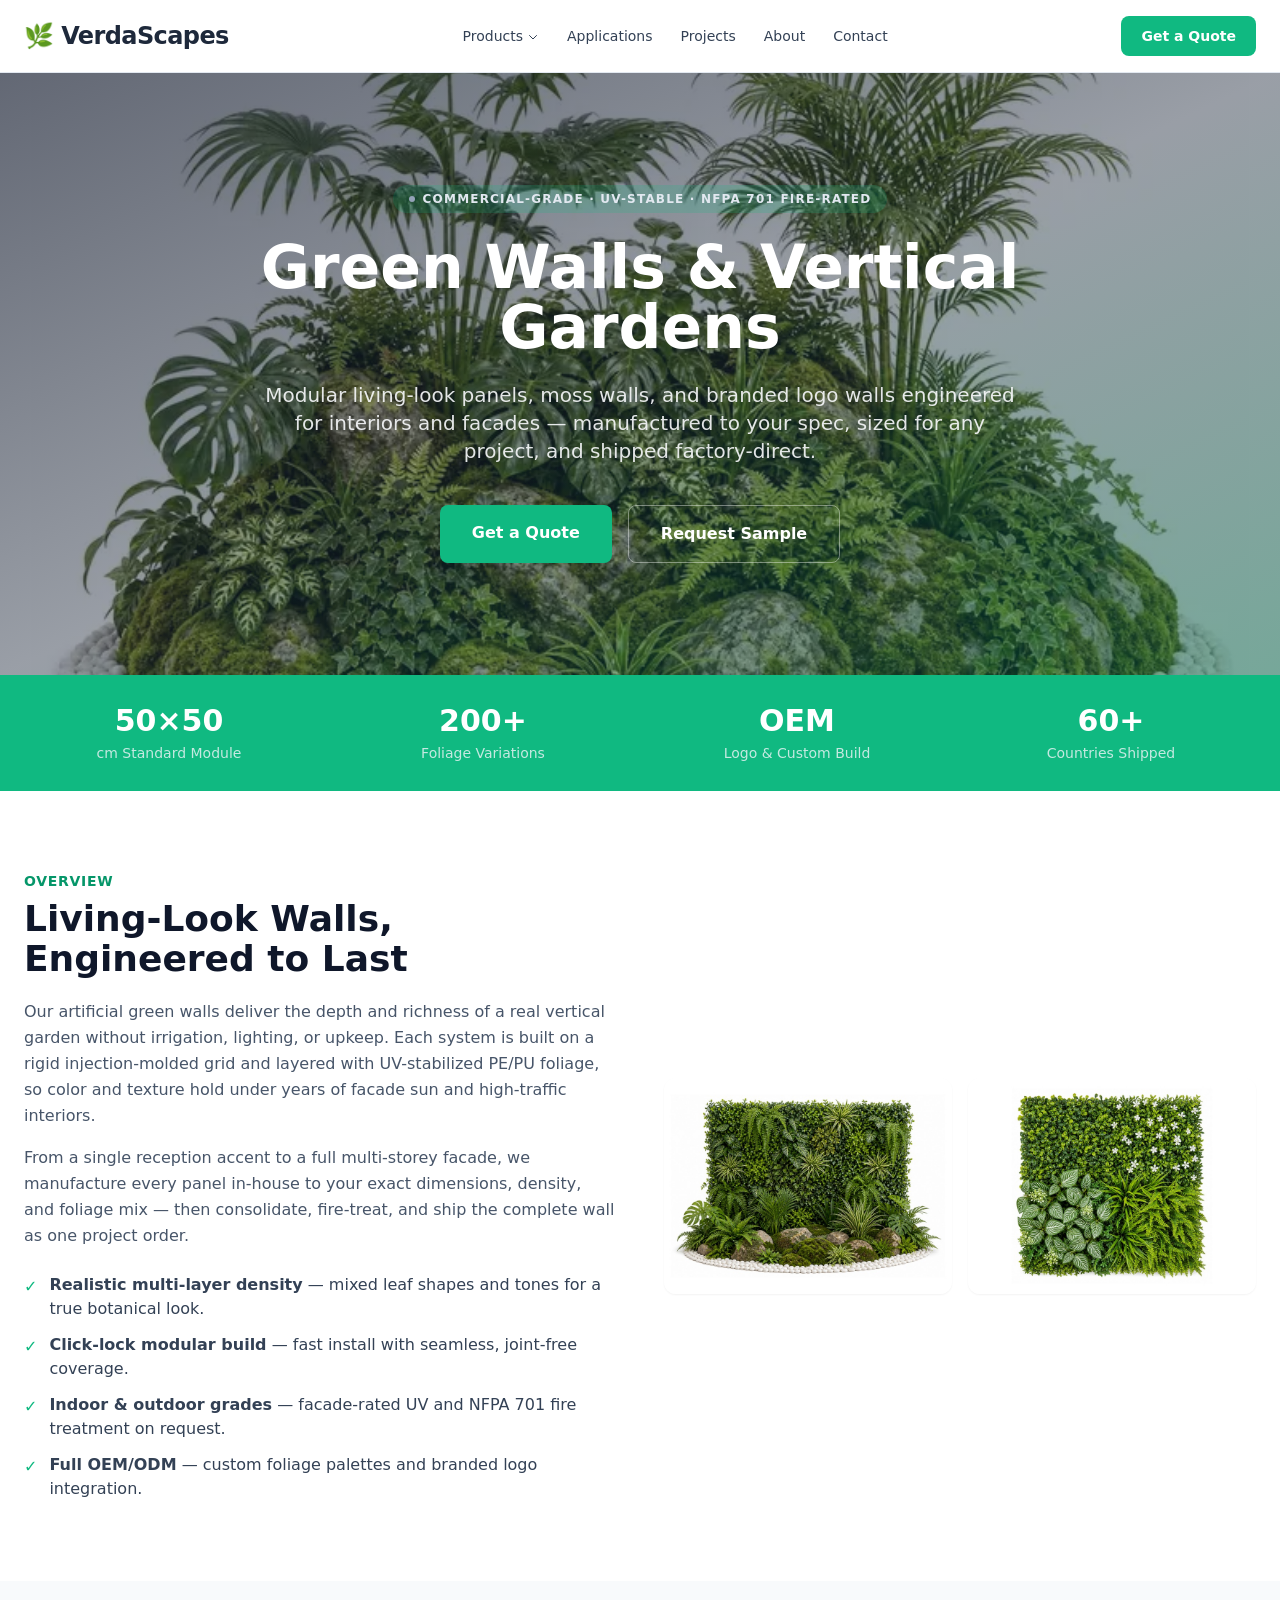
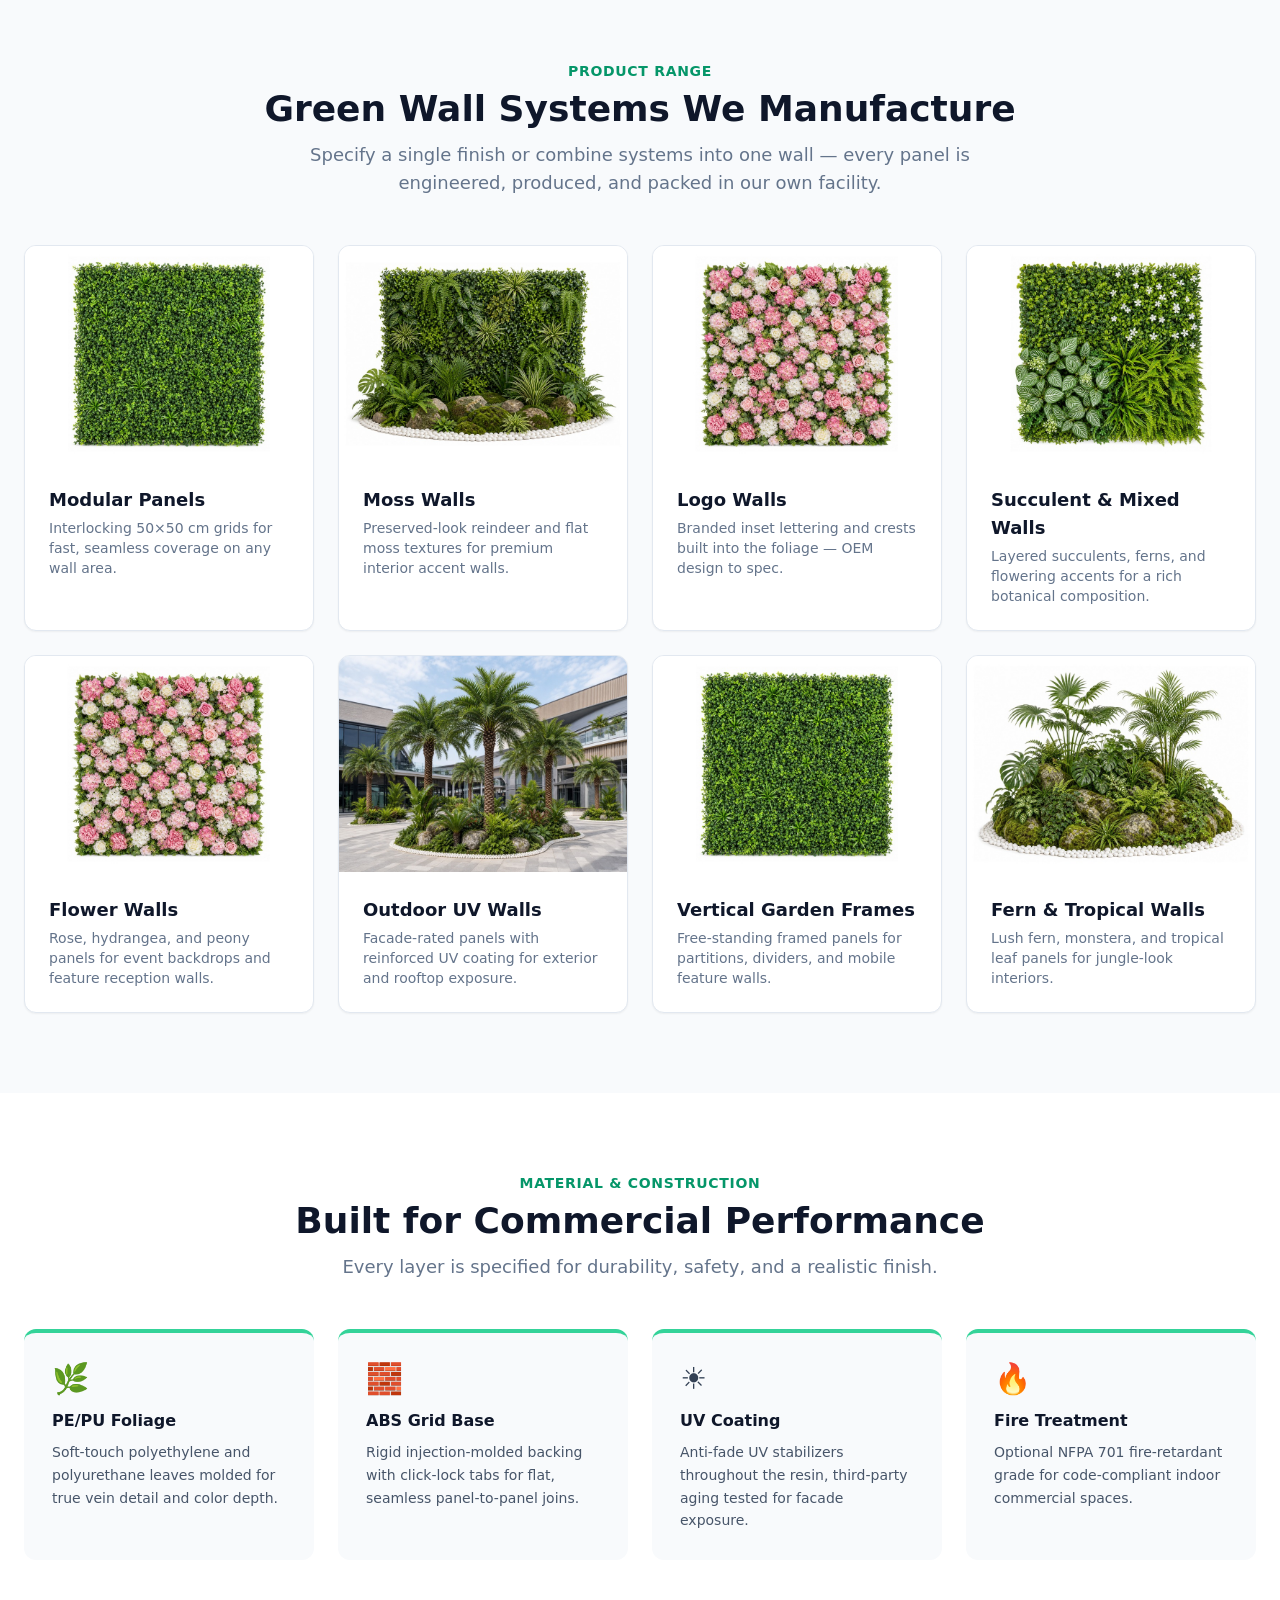
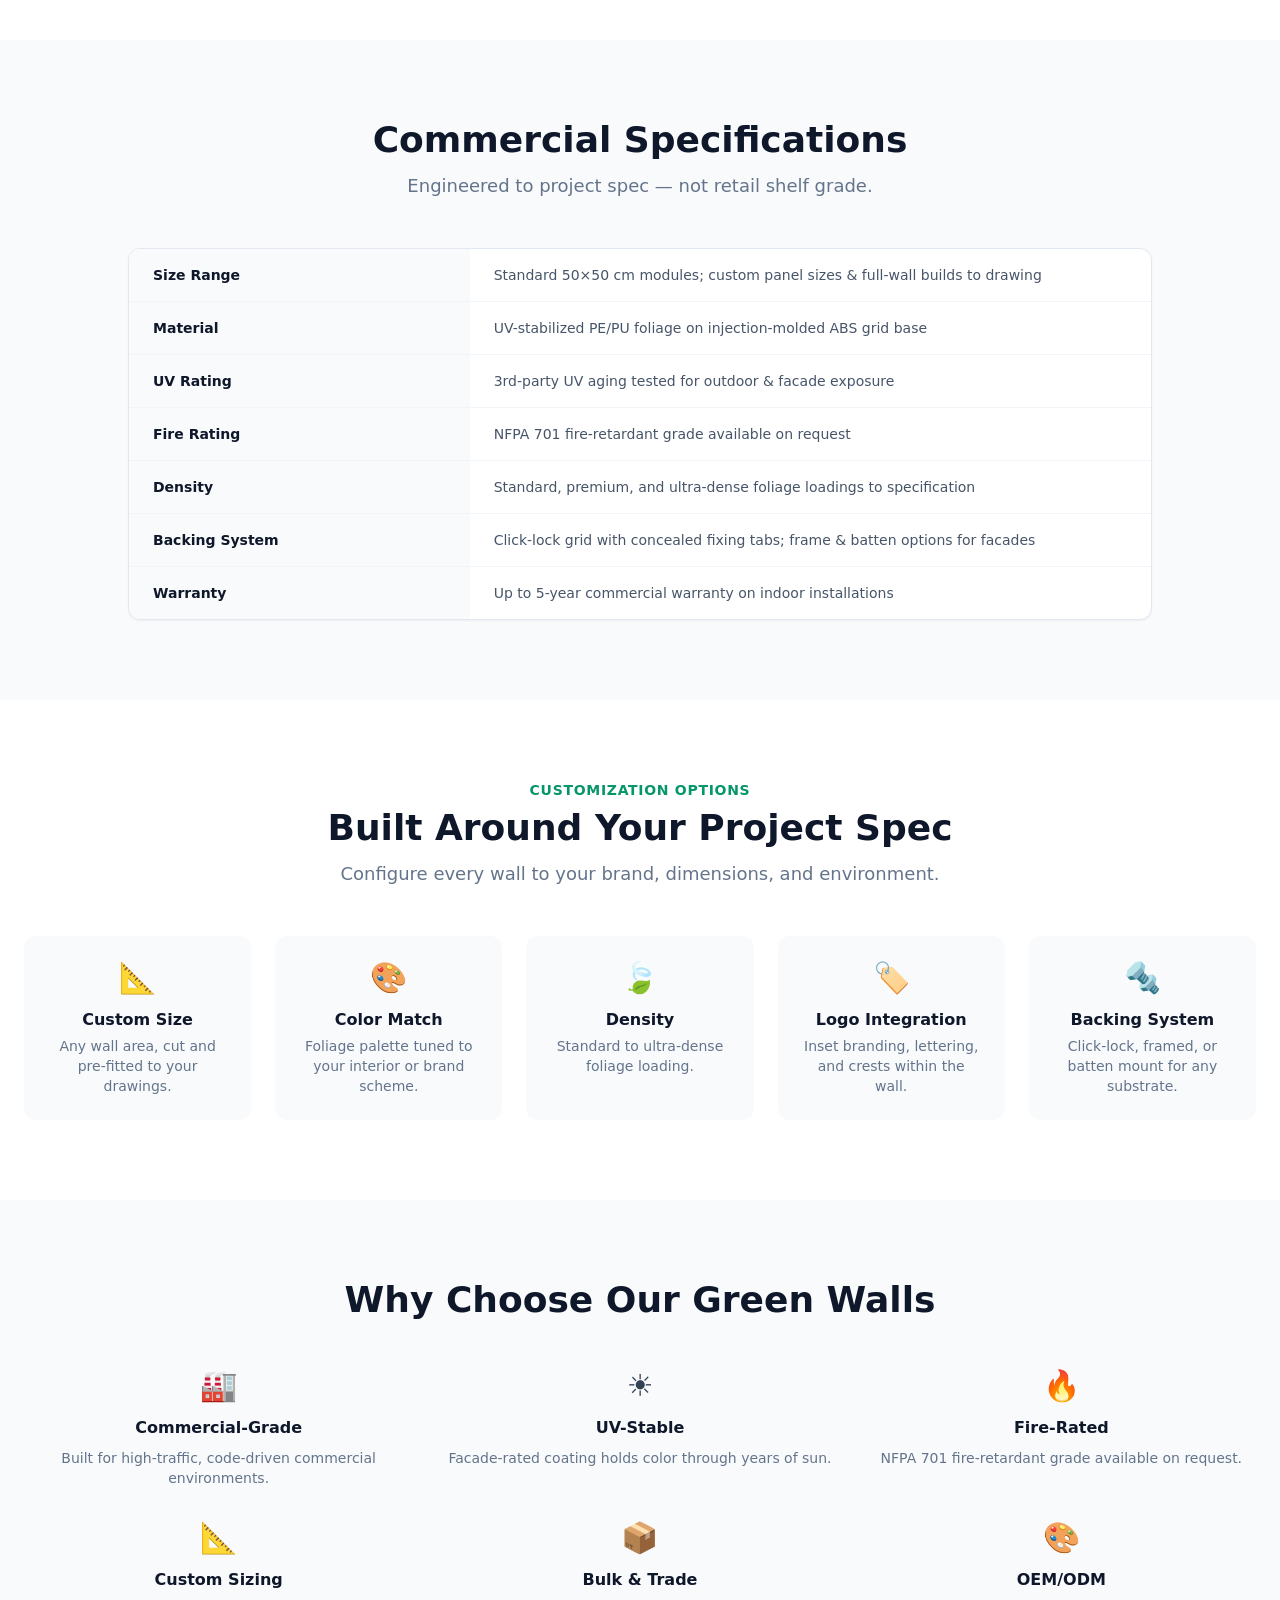
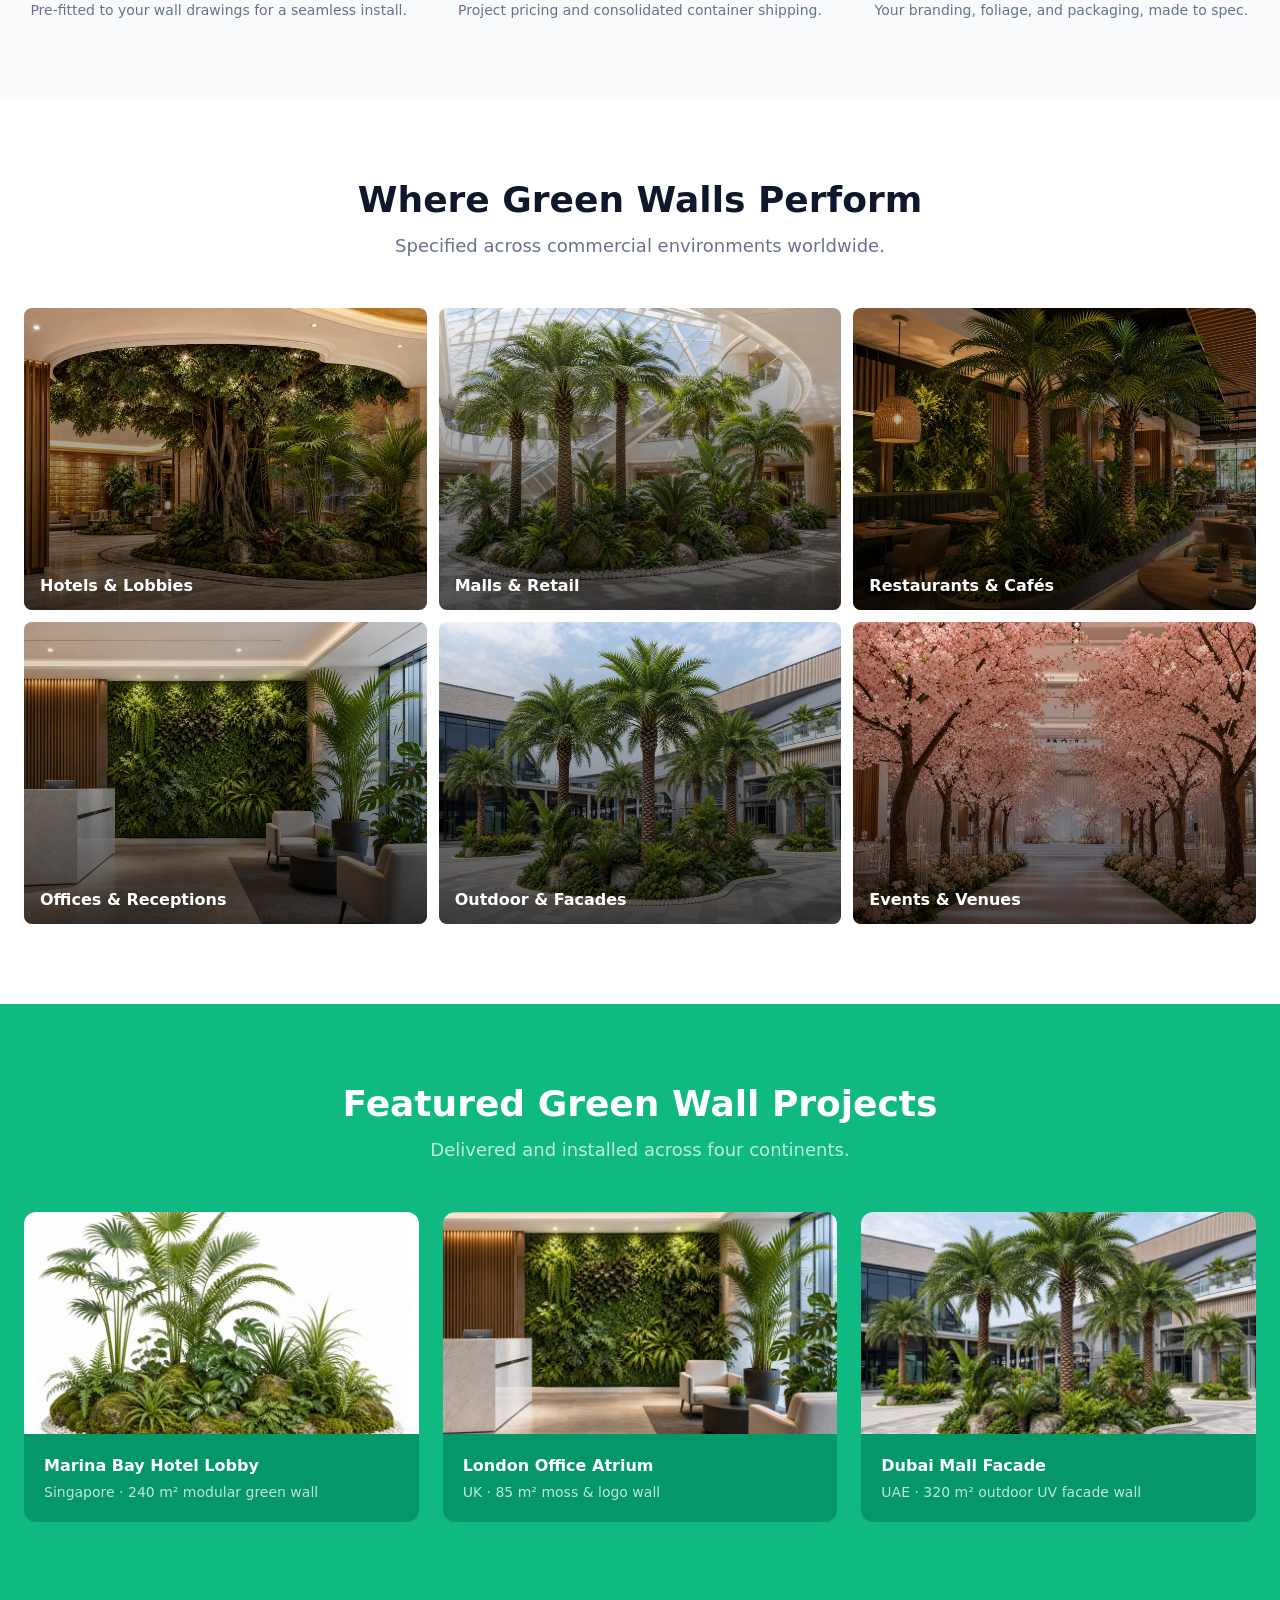
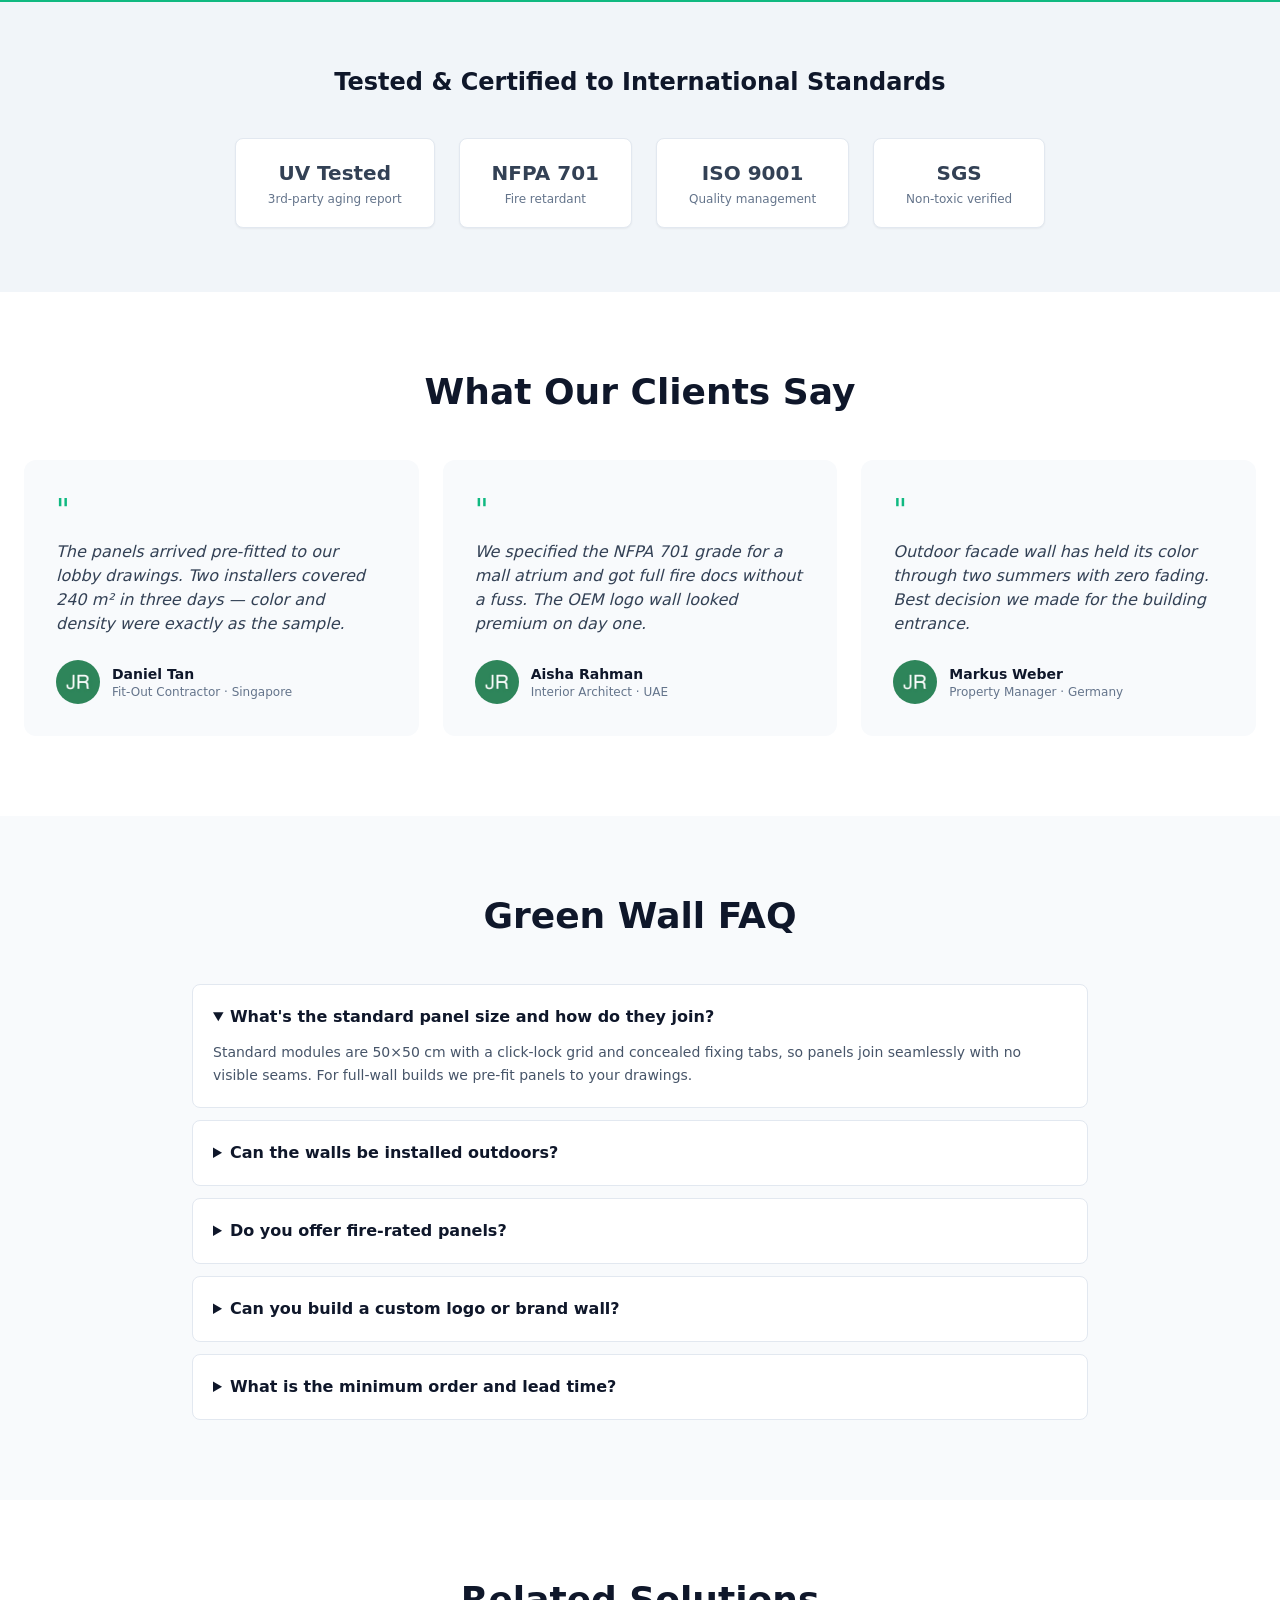
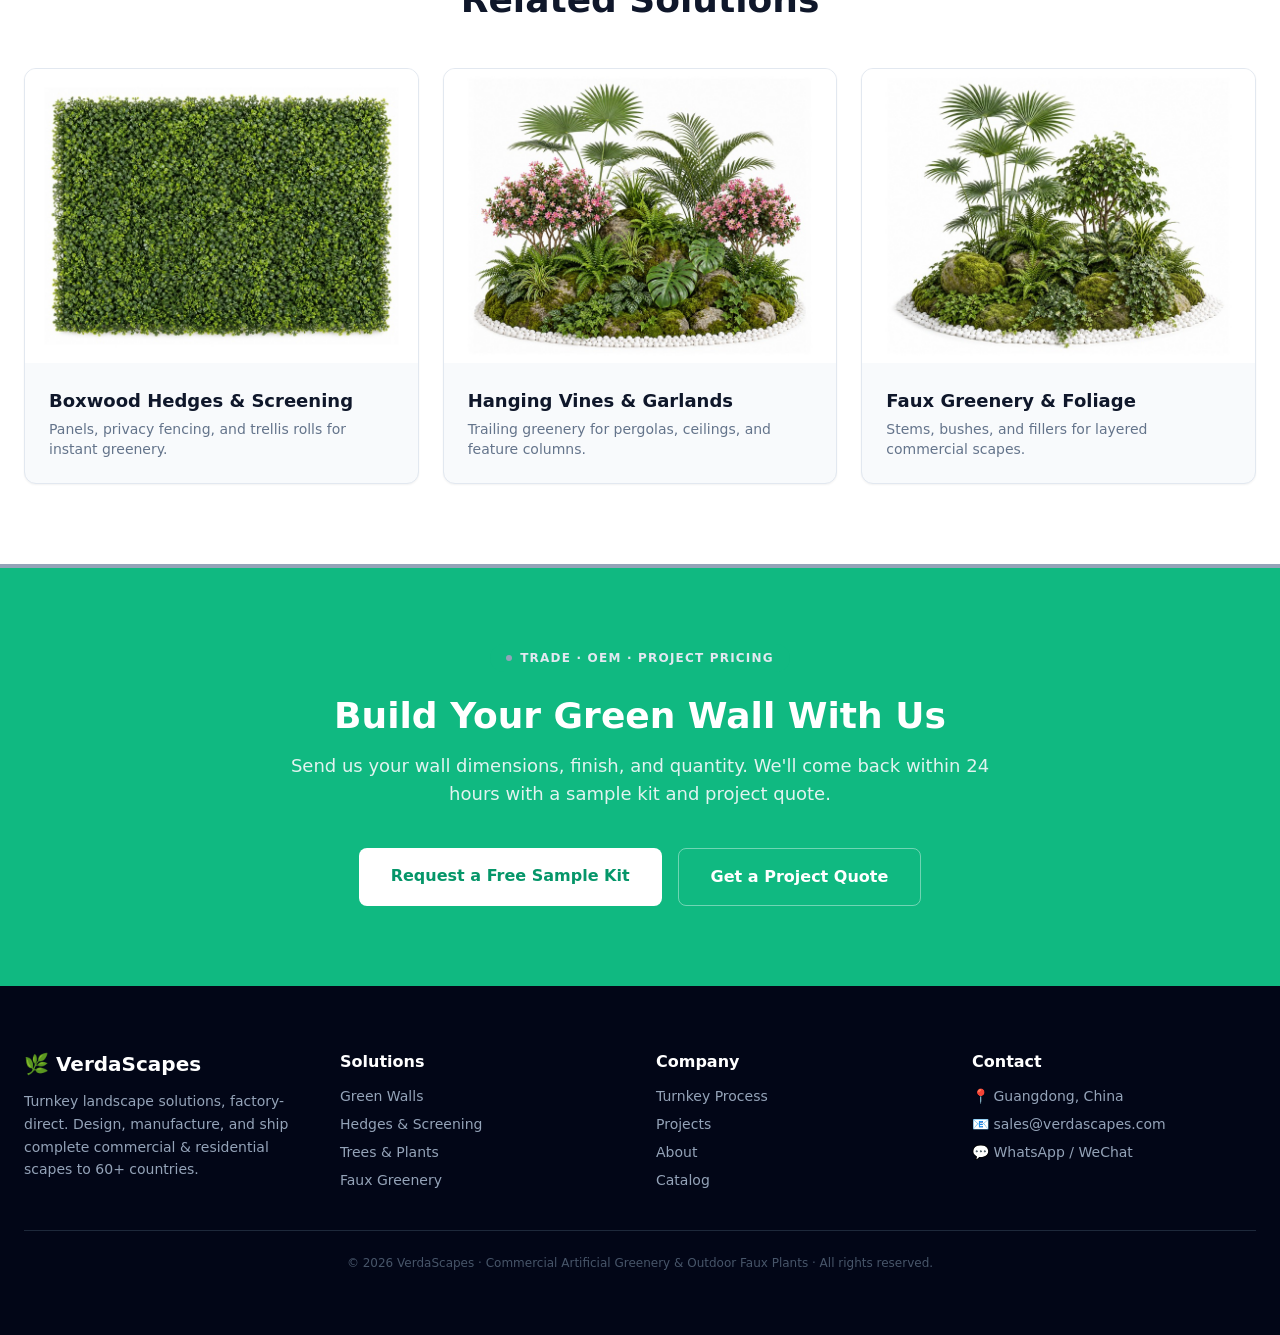
<file: green-walls.html>
<!DOCTYPE html>
<html lang="en">
<head>
<meta charset="UTF-8">
<meta name="viewport" content="width=device-width, initial-scale=1">
<title>Green Walls & Vertical Gardens | VerdaScapes</title>
<meta name="description" content="Commercial-grade artificial green walls and vertical gardens — modular panels, moss walls, logo walls, succulent & outdoor UV walls. UV-stable, NFPA 701 fire-rated, custom size & OEM/ODM. Manufactured factory-direct to 60+ countries.">
<link rel="canonical" href="https://verdascapes.com/green-walls.html">
<link rel="stylesheet" href="./tailwind.css?v=202605301621">
<style>
  .ct::-webkit-scrollbar{display:none}
  html{scroll-behavior:smooth}
</style>
<link rel="preload" as="image" href="./images/prod-greenwall-hero.webp">
</head>
<body class="font-sans text-slate-700">

<!-- NAVBAR -->
<nav class="bg-white/95 backdrop-blur border-b border-slate-200 py-4 px-6 sticky top-0 z-50">
  <div class="max-w-7xl mx-auto flex items-center justify-between relative">
    <a href="./index.html" class="font-bold text-2xl text-slate-800 tracking-tight">🌿 VerdaScapes</a>
    <div class="hidden lg:flex items-center gap-7 text-sm font-medium text-slate-700">
      <div class="relative group">
        <button class="flex items-center gap-1 hover:text-emerald-600">Products
          <svg class="w-3 h-3 mt-0.5" fill="none" stroke="currentColor" viewBox="0 0 24 24"><path stroke-linecap="round" stroke-linejoin="round" stroke-width="2" d="M19 9l-7 7-7-7"/></svg>
        </button>
        <div class="absolute left-0 top-full pt-3 hidden group-hover:block z-50">
          <div class="bg-white shadow-xl rounded-xl border border-slate-200 py-2 w-64">
            <a href="./green-walls.html" class="block px-4 py-2.5 text-sm text-slate-700 hover:bg-emerald-50 hover:text-emerald-700">Green Walls &amp; Vertical Gardens</a>
            <a href="./boxwood-hedges.html" class="block px-4 py-2.5 text-sm text-slate-700 hover:bg-emerald-50 hover:text-emerald-700">Boxwood Hedge Panels</a>
            <a href="./plants.html" class="block px-4 py-2.5 text-sm text-slate-700 hover:bg-emerald-50 hover:text-emerald-700">Artificial Plants</a>
            <a href="./custom-trees.html" class="block px-4 py-2.5 text-sm text-slate-700 hover:bg-emerald-50 hover:text-emerald-700">Custom Artificial Trees</a>
            <a href="./hanging-vines.html" class="block px-4 py-2.5 text-sm text-slate-700 hover:bg-emerald-50 hover:text-emerald-700">Hanging Vines &amp; Foliage</a>
            <a href="./faux-greenery.html" class="block px-4 py-2.5 text-sm text-slate-700 hover:bg-emerald-50 hover:text-emerald-700">Commercial Faux Greenery</a>
          </div>
        </div>
      </div>
      <a href="./index.html#applications" class="hover:text-emerald-600">Applications</a>
      <a href="./index.html#projects" class="hover:text-emerald-600">Projects</a>
      <a href="./about.html" class="hover:text-emerald-600">About</a>
      <a href="./contact.html" class="hover:text-emerald-600">Contact</a>
    </div>
    <a href="./contact.html" class="hidden lg:inline-block bg-emerald-500 hover:bg-emerald-600 text-white font-semibold px-5 py-2.5 rounded-lg text-sm transition">Get a Quote</a>
    <input type="checkbox" id="mnav" class="peer hidden">
    <label for="mnav" class="lg:hidden cursor-pointer text-3xl leading-none text-slate-700 select-none">&#9776;</label>
    <div class="hidden peer-checked:flex lg:hidden flex-col absolute top-full left-0 right-0 bg-white border-b border-slate-200 shadow-lg px-6 py-4 gap-0.5 text-sm font-medium text-slate-700">
      <span class="text-xs uppercase tracking-wider text-emerald-600 font-bold pb-1">Products</span>
      <a href="./green-walls.html" class="py-2 pl-3 hover:text-emerald-600">Green Walls &amp; Vertical Gardens</a>
      <a href="./boxwood-hedges.html" class="py-2 pl-3 hover:text-emerald-600">Boxwood Hedge Panels</a>
      <a href="./plants.html" class="py-2 pl-3 hover:text-emerald-600">Artificial Plants</a>
      <a href="./custom-trees.html" class="py-2 pl-3 hover:text-emerald-600">Custom Artificial Trees</a>
      <a href="./hanging-vines.html" class="py-2 pl-3 hover:text-emerald-600">Hanging Vines &amp; Foliage</a>
      <a href="./faux-greenery.html" class="py-2 pl-3 hover:text-emerald-600">Commercial Faux Greenery</a>
      <hr class="my-2 border-slate-200">
      <a href="./index.html#applications" class="py-2 hover:text-emerald-600">Applications</a>
      <a href="./index.html#projects" class="py-2 hover:text-emerald-600">Projects</a>
      <a href="./about.html" class="py-2 hover:text-emerald-600">About</a>
      <a href="./contact.html" class="py-2 hover:text-emerald-600">Contact</a>
      <a href="./contact.html" class="mt-2 bg-emerald-500 hover:bg-emerald-600 text-white text-center font-semibold px-5 py-2.5 rounded-lg">Get a Quote</a>
    </div>
  </div>
</nav>

<!-- HERO -->
<section class="relative text-white py-28 px-6 overflow-hidden">
  <img fetchpriority="high" src="./images/prod-greenwall-hero.webp" class="absolute inset-0 w-full h-full object-cover" alt="Commercial artificial green wall installation">
  <div class="absolute inset-0 bg-gradient-to-br from-slate-900/65 via-slate-800/45 to-emerald-800/55"></div>
  <div class="relative max-w-5xl mx-auto text-center">
    <div class="inline-flex items-center gap-2 bg-emerald-500/20 text-slate-200 text-xs font-semibold uppercase tracking-widest px-4 py-1.5 rounded-full mb-6">
      <span class="w-1.5 h-1.5 rounded-full bg-slate-400"></span>Commercial-Grade · UV-Stable · NFPA 701 Fire-Rated
    </div>
    <h1 class="text-4xl md:text-6xl font-bold mb-6 leading-tight">Green Walls & Vertical Gardens</h1>
    <p class="text-xl text-slate-50/90 mb-10 max-w-3xl mx-auto">Modular living-look panels, moss walls, and branded logo walls engineered for interiors and facades — manufactured to your spec, sized for any project, and shipped factory-direct.</p>
    <div class="flex flex-wrap justify-center gap-4">
      <a href="./contact.html" class="bg-emerald-500 hover:bg-emerald-400 text-white font-semibold px-8 py-4 rounded-lg transition">Get a Quote</a>
      <a href="./contact.html" class="border border-white/40 text-white hover:bg-white/10 font-semibold px-8 py-4 rounded-lg transition">Request Sample</a>
    </div>
  </div>
</section>

<!-- TRUST STRIP -->
<section class="bg-emerald-500 py-7 px-6">
  <div class="max-w-7xl mx-auto grid grid-cols-2 md:grid-cols-4 gap-6 text-center text-white">
    <div><div class="text-3xl font-bold">50×50</div><div class="text-sm text-slate-100/80 mt-1">cm Standard Module</div></div>
    <div><div class="text-3xl font-bold">200+</div><div class="text-sm text-slate-100/80 mt-1">Foliage Variations</div></div>
    <div><div class="text-3xl font-bold">OEM</div><div class="text-sm text-slate-100/80 mt-1">Logo & Custom Build</div></div>
    <div><div class="text-3xl font-bold">60+</div><div class="text-sm text-slate-100/80 mt-1">Countries Shipped</div></div>
  </div>
</section>

<!-- OVERVIEW -->
<section class="py-20 px-6 bg-white">
  <div class="max-w-7xl mx-auto grid md:grid-cols-2 gap-12 items-center">
    <div>
      <div class="text-sm font-semibold text-emerald-600 uppercase tracking-wider mb-2">Overview</div>
      <h2 class="text-4xl font-bold text-slate-900 mb-5">Living-Look Walls, Engineered to Last</h2>
      <p class="text-slate-600 leading-relaxed mb-4">Our artificial green walls deliver the depth and richness of a real vertical garden without irrigation, lighting, or upkeep. Each system is built on a rigid injection-molded grid and layered with UV-stabilized PE/PU foliage, so color and texture hold under years of facade sun and high-traffic interiors.</p>
      <p class="text-slate-600 leading-relaxed mb-6">From a single reception accent to a full multi-storey facade, we manufacture every panel in-house to your exact dimensions, density, and foliage mix — then consolidate, fire-treat, and ship the complete wall as one project order.</p>
      <ul class="space-y-3">
        <li class="flex items-start gap-3"><span class="text-emerald-500 font-bold mt-0.5">✓</span><span class="text-slate-700"><strong>Realistic multi-layer density</strong> — mixed leaf shapes and tones for a true botanical look.</span></li>
        <li class="flex items-start gap-3"><span class="text-emerald-500 font-bold mt-0.5">✓</span><span class="text-slate-700"><strong>Click-lock modular build</strong> — fast install with seamless, joint-free coverage.</span></li>
        <li class="flex items-start gap-3"><span class="text-emerald-500 font-bold mt-0.5">✓</span><span class="text-slate-700"><strong>Indoor & outdoor grades</strong> — facade-rated UV and NFPA 701 fire treatment on request.</span></li>
        <li class="flex items-start gap-3"><span class="text-emerald-500 font-bold mt-0.5">✓</span><span class="text-slate-700"><strong>Full OEM/ODM</strong> — custom foliage palettes and branded logo integration.</span></li>
      </ul>
    </div>
    <div class="grid grid-cols-2 gap-4">
      <img loading="lazy" decoding="async" src="./images/asset-land-greenwall.jpg" class="rounded-xl shadow-sm w-full h-full object-cover" alt="Green wall with mixed foliage and stone base">
      <img loading="lazy" decoding="async" src="./images/prod-greenwall-3.jpg" class="rounded-xl shadow-sm w-full h-full object-cover" alt="Succulent and mixed foliage green wall">
    </div>
  </div>
</section>

<!-- SUB-PRODUCTS -->
<section class="py-20 px-6 bg-slate-50">
  <div class="max-w-7xl mx-auto">
    <div class="text-center mb-12">
      <div class="text-sm font-semibold text-emerald-600 uppercase tracking-wider mb-2">Product Range</div>
      <h2 class="text-4xl font-bold text-slate-900 mb-3">Green Wall Systems We Manufacture</h2>
      <p class="text-slate-500 text-lg max-w-2xl mx-auto">Specify a single finish or combine systems into one wall — every panel is engineered, produced, and packed in our own facility.</p>
    </div>
    <div class="grid grid-cols-2 md:grid-cols-4 gap-6">
      <div class="bg-white rounded-xl overflow-hidden shadow-sm border border-slate-200 hover:shadow-lg hover:-translate-y-1 transition"><div class="aspect-[4/3] overflow-hidden"><img loading="lazy" decoding="async" src="./images/prod-greenwall-1.jpg" class="w-full h-full object-cover hover:scale-105 transition" alt="Modular green wall panels"></div><div class="p-6"><h3 class="font-bold text-slate-900 text-lg mb-1">Modular Panels</h3><p class="text-sm text-slate-500">Interlocking 50×50 cm grids for fast, seamless coverage on any wall area.</p></div></div>
      <div class="bg-white rounded-xl overflow-hidden shadow-sm border border-slate-200 hover:shadow-lg hover:-translate-y-1 transition"><div class="aspect-[4/3] overflow-hidden"><img loading="lazy" decoding="async" src="./images/prod-greenwall-2.jpg" class="w-full h-full object-cover hover:scale-105 transition" alt="Moss wall"></div><div class="p-6"><h3 class="font-bold text-slate-900 text-lg mb-1">Moss Walls</h3><p class="text-sm text-slate-500">Preserved-look reindeer and flat moss textures for premium interior accent walls.</p></div></div>
      <div class="bg-white rounded-xl overflow-hidden shadow-sm border border-slate-200 hover:shadow-lg hover:-translate-y-1 transition"><div class="aspect-[4/3] overflow-hidden"><img loading="lazy" decoding="async" src="./images/prod-greenwall-4.jpg" class="w-full h-full object-cover hover:scale-105 transition" alt="Logo green wall"></div><div class="p-6"><h3 class="font-bold text-slate-900 text-lg mb-1">Logo Walls</h3><p class="text-sm text-slate-500">Branded inset lettering and crests built into the foliage — OEM design to spec.</p></div></div>
      <div class="bg-white rounded-xl overflow-hidden shadow-sm border border-slate-200 hover:shadow-lg hover:-translate-y-1 transition"><div class="aspect-[4/3] overflow-hidden"><img loading="lazy" decoding="async" src="./images/prod-greenwall-3.jpg" class="w-full h-full object-cover hover:scale-105 transition" alt="Mixed foliage and succulent wall"></div><div class="p-6"><h3 class="font-bold text-slate-900 text-lg mb-1">Succulent & Mixed Walls</h3><p class="text-sm text-slate-500">Layered succulents, ferns, and flowering accents for a rich botanical composition.</p></div></div>
      <div class="bg-white rounded-xl overflow-hidden shadow-sm border border-slate-200 hover:shadow-lg hover:-translate-y-1 transition"><div class="aspect-[4/3] overflow-hidden"><img loading="lazy" decoding="async" src="./images/asset-flower-wall.jpg" class="w-full h-full object-cover hover:scale-105 transition" alt="Flower wall panel"></div><div class="p-6"><h3 class="font-bold text-slate-900 text-lg mb-1">Flower Walls</h3><p class="text-sm text-slate-500">Rose, hydrangea, and peony panels for event backdrops and feature reception walls.</p></div></div>
      <div class="bg-white rounded-xl overflow-hidden shadow-sm border border-slate-200 hover:shadow-lg hover:-translate-y-1 transition"><div class="aspect-[4/3] overflow-hidden"><img loading="lazy" decoding="async" src="./images/asset-app-outdoor.jpg" class="w-full h-full object-cover hover:scale-105 transition" alt="Outdoor UV green wall facade"></div><div class="p-6"><h3 class="font-bold text-slate-900 text-lg mb-1">Outdoor UV Walls</h3><p class="text-sm text-slate-500">Facade-rated panels with reinforced UV coating for exterior and rooftop exposure.</p></div></div>
      <div class="bg-white rounded-xl overflow-hidden shadow-sm border border-slate-200 hover:shadow-lg hover:-translate-y-1 transition"><div class="aspect-[4/3] overflow-hidden"><img loading="lazy" decoding="async" src="./images/asset-greenwall-panel.jpg" class="w-full h-full object-cover hover:scale-105 transition" alt="Vertical garden frame"></div><div class="p-6"><h3 class="font-bold text-slate-900 text-lg mb-1">Vertical Garden Frames</h3><p class="text-sm text-slate-500">Free-standing framed panels for partitions, dividers, and mobile feature walls.</p></div></div>
      <div class="bg-white rounded-xl overflow-hidden shadow-sm border border-slate-200 hover:shadow-lg hover:-translate-y-1 transition"><div class="aspect-[4/3] overflow-hidden"><img loading="lazy" decoding="async" src="./images/asset-land-jungle.jpg" class="w-full h-full object-cover hover:scale-105 transition" alt="Fern and tropical foliage wall"></div><div class="p-6"><h3 class="font-bold text-slate-900 text-lg mb-1">Fern & Tropical Walls</h3><p class="text-sm text-slate-500">Lush fern, monstera, and tropical leaf panels for jungle-look interiors.</p></div></div>
    </div>
  </div>
</section>

<!-- MATERIAL & CONSTRUCTION -->
<section class="py-20 px-6 bg-white">
  <div class="max-w-7xl mx-auto">
    <div class="text-center mb-12">
      <div class="text-sm font-semibold text-emerald-600 uppercase tracking-wider mb-2">Material & Construction</div>
      <h2 class="text-4xl font-bold text-slate-900 mb-3">Built for Commercial Performance</h2>
      <p class="text-slate-500 text-lg max-w-2xl mx-auto">Every layer is specified for durability, safety, and a realistic finish.</p>
    </div>
    <div class="grid grid-cols-1 md:grid-cols-4 gap-6">
      <div class="bg-slate-50 rounded-xl p-7 border-t-4 border-emerald-400"><div class="text-3xl mb-3">🌿</div><h3 class="font-bold text-slate-900 mb-2">PE/PU Foliage</h3><p class="text-sm text-slate-600 leading-relaxed">Soft-touch polyethylene and polyurethane leaves molded for true vein detail and color depth.</p></div>
      <div class="bg-slate-50 rounded-xl p-7 border-t-4 border-emerald-400"><div class="text-3xl mb-3">🧱</div><h3 class="font-bold text-slate-900 mb-2">ABS Grid Base</h3><p class="text-sm text-slate-600 leading-relaxed">Rigid injection-molded backing with click-lock tabs for flat, seamless panel-to-panel joins.</p></div>
      <div class="bg-slate-50 rounded-xl p-7 border-t-4 border-emerald-400"><div class="text-3xl mb-3">☀️</div><h3 class="font-bold text-slate-900 mb-2">UV Coating</h3><p class="text-sm text-slate-600 leading-relaxed">Anti-fade UV stabilizers throughout the resin, third-party aging tested for facade exposure.</p></div>
      <div class="bg-slate-50 rounded-xl p-7 border-t-4 border-emerald-400"><div class="text-3xl mb-3">🔥</div><h3 class="font-bold text-slate-900 mb-2">Fire Treatment</h3><p class="text-sm text-slate-600 leading-relaxed">Optional NFPA 701 fire-retardant grade for code-compliant indoor commercial spaces.</p></div>
    </div>
  </div>
</section>

<!-- SPECS -->
<section class="py-20 px-6 bg-slate-50">
  <div class="max-w-5xl mx-auto">
    <div class="text-center mb-12">
      <h2 class="text-4xl font-bold text-slate-900 mb-3">Commercial Specifications</h2>
      <p class="text-slate-500 text-lg">Engineered to project spec — not retail shelf grade.</p>
    </div>
    <div class="bg-white rounded-xl shadow-sm border border-slate-200 overflow-hidden">
      <table class="w-full text-sm">
        <tbody class="divide-y divide-slate-100">
          <tr><td class="px-6 py-4 font-semibold text-slate-900 bg-slate-50 w-1/3">Size Range</td><td class="px-6 py-4 text-slate-600">Standard 50×50 cm modules; custom panel sizes & full-wall builds to drawing</td></tr>
          <tr><td class="px-6 py-4 font-semibold text-slate-900 bg-slate-50">Material</td><td class="px-6 py-4 text-slate-600">UV-stabilized PE/PU foliage on injection-molded ABS grid base</td></tr>
          <tr><td class="px-6 py-4 font-semibold text-slate-900 bg-slate-50">UV Rating</td><td class="px-6 py-4 text-slate-600">3rd-party UV aging tested for outdoor & facade exposure</td></tr>
          <tr><td class="px-6 py-4 font-semibold text-slate-900 bg-slate-50">Fire Rating</td><td class="px-6 py-4 text-slate-600">NFPA 701 fire-retardant grade available on request</td></tr>
          <tr><td class="px-6 py-4 font-semibold text-slate-900 bg-slate-50">Density</td><td class="px-6 py-4 text-slate-600">Standard, premium, and ultra-dense foliage loadings to specification</td></tr>
          <tr><td class="px-6 py-4 font-semibold text-slate-900 bg-slate-50">Backing System</td><td class="px-6 py-4 text-slate-600">Click-lock grid with concealed fixing tabs; frame & batten options for facades</td></tr>
          <tr><td class="px-6 py-4 font-semibold text-slate-900 bg-slate-50">Warranty</td><td class="px-6 py-4 text-slate-600">Up to 5-year commercial warranty on indoor installations</td></tr>
        </tbody>
      </table>
    </div>
  </div>
</section>

<!-- CUSTOMIZATION -->
<section class="py-20 px-6 bg-white">
  <div class="max-w-7xl mx-auto">
    <div class="text-center mb-12">
      <div class="text-sm font-semibold text-emerald-600 uppercase tracking-wider mb-2">Customization Options</div>
      <h2 class="text-4xl font-bold text-slate-900 mb-3">Built Around Your Project Spec</h2>
      <p class="text-slate-500 text-lg max-w-2xl mx-auto">Configure every wall to your brand, dimensions, and environment.</p>
    </div>
    <div class="grid grid-cols-1 sm:grid-cols-2 lg:grid-cols-5 gap-6">
      <div class="text-center p-6 bg-slate-50 rounded-xl"><div class="text-3xl mb-3">📐</div><h3 class="font-bold text-slate-900 mb-1">Custom Size</h3><p class="text-sm text-slate-500">Any wall area, cut and pre-fitted to your drawings.</p></div>
      <div class="text-center p-6 bg-slate-50 rounded-xl"><div class="text-3xl mb-3">🎨</div><h3 class="font-bold text-slate-900 mb-1">Color Match</h3><p class="text-sm text-slate-500">Foliage palette tuned to your interior or brand scheme.</p></div>
      <div class="text-center p-6 bg-slate-50 rounded-xl"><div class="text-3xl mb-3">🍃</div><h3 class="font-bold text-slate-900 mb-1">Density</h3><p class="text-sm text-slate-500">Standard to ultra-dense foliage loading.</p></div>
      <div class="text-center p-6 bg-slate-50 rounded-xl"><div class="text-3xl mb-3">🏷️</div><h3 class="font-bold text-slate-900 mb-1">Logo Integration</h3><p class="text-sm text-slate-500">Inset branding, lettering, and crests within the wall.</p></div>
      <div class="text-center p-6 bg-slate-50 rounded-xl"><div class="text-3xl mb-3">🔩</div><h3 class="font-bold text-slate-900 mb-1">Backing System</h3><p class="text-sm text-slate-500">Click-lock, framed, or batten mount for any substrate.</p></div>
    </div>
  </div>
</section>

<!-- WHY CHOOSE -->
<section class="py-20 px-6 bg-slate-50">
  <div class="max-w-7xl mx-auto">
    <div class="text-center mb-12"><h2 class="text-4xl font-bold text-slate-900 mb-3">Why Choose Our Green Walls</h2></div>
    <div class="grid grid-cols-2 md:grid-cols-3 gap-8">
      <div class="text-center"><div class="text-3xl mb-3">🏭</div><h3 class="font-bold text-slate-900 mb-2">Commercial-Grade</h3><p class="text-sm text-slate-500">Built for high-traffic, code-driven commercial environments.</p></div>
      <div class="text-center"><div class="text-3xl mb-3">☀️</div><h3 class="font-bold text-slate-900 mb-2">UV-Stable</h3><p class="text-sm text-slate-500">Facade-rated coating holds color through years of sun.</p></div>
      <div class="text-center"><div class="text-3xl mb-3">🔥</div><h3 class="font-bold text-slate-900 mb-2">Fire-Rated</h3><p class="text-sm text-slate-500">NFPA 701 fire-retardant grade available on request.</p></div>
      <div class="text-center"><div class="text-3xl mb-3">📐</div><h3 class="font-bold text-slate-900 mb-2">Custom Sizing</h3><p class="text-sm text-slate-500">Pre-fitted to your wall drawings for a seamless install.</p></div>
      <div class="text-center"><div class="text-3xl mb-3">📦</div><h3 class="font-bold text-slate-900 mb-2">Bulk & Trade</h3><p class="text-sm text-slate-500">Project pricing and consolidated container shipping.</p></div>
      <div class="text-center"><div class="text-3xl mb-3">🎨</div><h3 class="font-bold text-slate-900 mb-2">OEM/ODM</h3><p class="text-sm text-slate-500">Your branding, foliage, and packaging, made to spec.</p></div>
    </div>
  </div>
</section>

<!-- APPLICATIONS -->
<section class="py-20 px-6 bg-white">
  <div class="max-w-7xl mx-auto">
    <div class="text-center mb-12"><h2 class="text-4xl font-bold text-slate-900 mb-3">Where Green Walls Perform</h2><p class="text-slate-500 text-lg">Specified across commercial environments worldwide.</p></div>
    <div class="grid grid-cols-2 md:grid-cols-3 gap-3">
      <div class="relative aspect-[4/3] rounded-lg overflow-hidden group"><img loading="lazy" decoding="async" src="./images/asset-app-hotel.jpg" class="w-full h-full object-cover group-hover:scale-105 transition" alt="Hotel lobby green wall"><div class="absolute inset-0 bg-gradient-to-t from-black/70 to-transparent"></div><div class="absolute bottom-3 left-4 text-white font-semibold">Hotels & Lobbies</div></div>
      <div class="relative aspect-[4/3] rounded-lg overflow-hidden group"><img loading="lazy" decoding="async" src="./images/asset-app-mall.jpg" class="w-full h-full object-cover group-hover:scale-105 transition" alt="Mall atrium greenery"><div class="absolute inset-0 bg-gradient-to-t from-black/70 to-transparent"></div><div class="absolute bottom-3 left-4 text-white font-semibold">Malls & Retail</div></div>
      <div class="relative aspect-[4/3] rounded-lg overflow-hidden group"><img loading="lazy" decoding="async" src="./images/asset-app-resto.jpg" class="w-full h-full object-cover group-hover:scale-105 transition" alt="Restaurant greenery wall"><div class="absolute inset-0 bg-gradient-to-t from-black/70 to-transparent"></div><div class="absolute bottom-3 left-4 text-white font-semibold">Restaurants & Cafés</div></div>
      <div class="relative aspect-[4/3] rounded-lg overflow-hidden group"><img loading="lazy" decoding="async" src="./images/asset-app-office.jpg" class="w-full h-full object-cover group-hover:scale-105 transition" alt="Office reception green wall"><div class="absolute inset-0 bg-gradient-to-t from-black/70 to-transparent"></div><div class="absolute bottom-3 left-4 text-white font-semibold">Offices & Receptions</div></div>
      <div class="relative aspect-[4/3] rounded-lg overflow-hidden group"><img loading="lazy" decoding="async" src="./images/asset-app-outdoor.jpg" class="w-full h-full object-cover group-hover:scale-105 transition" alt="Outdoor facade green wall"><div class="absolute inset-0 bg-gradient-to-t from-black/70 to-transparent"></div><div class="absolute bottom-3 left-4 text-white font-semibold">Outdoor & Facades</div></div>
      <div class="relative aspect-[4/3] rounded-lg overflow-hidden group"><img loading="lazy" decoding="async" src="./images/asset-app-event.jpg" class="w-full h-full object-cover group-hover:scale-105 transition" alt="Event venue flower wall"><div class="absolute inset-0 bg-gradient-to-t from-black/70 to-transparent"></div><div class="absolute bottom-3 left-4 text-white font-semibold">Events & Venues</div></div>
    </div>
  </div>
</section>

<!-- FEATURED PROJECTS -->
<section class="py-20 px-6 bg-emerald-500 text-white">
  <div class="max-w-7xl mx-auto">
    <div class="text-center mb-12"><h2 class="text-4xl font-bold mb-3">Featured Green Wall Projects</h2><p class="text-emerald-50/80 text-lg">Delivered and installed across four continents.</p></div>
    <div class="grid grid-cols-1 md:grid-cols-3 gap-6">
      <div class="bg-emerald-600 rounded-xl overflow-hidden"><img loading="lazy" decoding="async" src="./images/verda-proj1.jpg" class="aspect-video w-full object-cover" alt="Hotel lobby green wall project"><div class="p-5"><h3 class="font-bold mb-1">Marina Bay Hotel Lobby</h3><p class="text-sm text-emerald-50/80">Singapore · 240 m² modular green wall</p></div></div>
      <div class="bg-emerald-600 rounded-xl overflow-hidden"><img loading="lazy" decoding="async" src="./images/asset-app-office.jpg" class="aspect-video w-full object-cover" alt="Office atrium moss wall project"><div class="p-5"><h3 class="font-bold mb-1">London Office Atrium</h3><p class="text-sm text-emerald-50/80">UK · 85 m² moss & logo wall</p></div></div>
      <div class="bg-emerald-600 rounded-xl overflow-hidden"><img loading="lazy" decoding="async" src="./images/asset-app-outdoor.jpg" class="aspect-video w-full object-cover" alt="Outdoor facade green wall project"><div class="p-5"><h3 class="font-bold mb-1">Dubai Mall Facade</h3><p class="text-sm text-emerald-50/80">UAE · 320 m² outdoor UV facade wall</p></div></div>
    </div>
  </div>
</section>

<!-- CERTIFICATIONS -->
<section class="py-16 px-6 bg-slate-100">
  <div class="max-w-7xl mx-auto">
    <div class="text-center mb-10"><h2 class="text-2xl font-bold text-slate-900">Tested & Certified to International Standards</h2></div>
    <div class="flex flex-wrap justify-center gap-6">
      <div class="bg-white rounded-lg px-8 py-5 text-center min-w-[130px] shadow-sm border border-slate-200"><div class="text-xl font-bold text-slate-700 mb-1">UV Tested</div><div class="text-xs text-slate-500">3rd-party aging report</div></div>
      <div class="bg-white rounded-lg px-8 py-5 text-center min-w-[130px] shadow-sm border border-slate-200"><div class="text-xl font-bold text-slate-700 mb-1">NFPA 701</div><div class="text-xs text-slate-500">Fire retardant</div></div>
      <div class="bg-white rounded-lg px-8 py-5 text-center min-w-[130px] shadow-sm border border-slate-200"><div class="text-xl font-bold text-slate-700 mb-1">ISO 9001</div><div class="text-xs text-slate-500">Quality management</div></div>
      <div class="bg-white rounded-lg px-8 py-5 text-center min-w-[130px] shadow-sm border border-slate-200"><div class="text-xl font-bold text-slate-700 mb-1">SGS</div><div class="text-xs text-slate-500">Non-toxic verified</div></div>
    </div>
  </div>
</section>

<!-- TESTIMONIALS -->
<section class="py-20 px-6 bg-white">
  <div class="max-w-7xl mx-auto">
    <div class="text-center mb-12"><h2 class="text-4xl font-bold text-slate-900 mb-3">What Our Clients Say</h2></div>
    <div class="grid grid-cols-1 md:grid-cols-3 gap-6">
      <div class="bg-slate-50 p-8 rounded-xl"><div class="text-emerald-500 text-3xl mb-3">"</div><p class="text-slate-700 italic mb-6">The panels arrived pre-fitted to our lobby drawings. Two installers covered 240 m² in three days — color and density were exactly as the sample.</p><div class="flex items-center gap-3"><img loading="lazy" decoding="async" src="./images/avatar-1.jpg" class="w-11 h-11 rounded-full object-cover" alt=""><div><div class="font-semibold text-slate-900 text-sm">Daniel Tan</div><div class="text-xs text-slate-500">Fit-Out Contractor · Singapore</div></div></div></div>
      <div class="bg-slate-50 p-8 rounded-xl"><div class="text-emerald-500 text-3xl mb-3">"</div><p class="text-slate-700 italic mb-6">We specified the NFPA 701 grade for a mall atrium and got full fire docs without a fuss. The OEM logo wall looked premium on day one.</p><div class="flex items-center gap-3"><img loading="lazy" decoding="async" src="./images/avatar-1.jpg" class="w-11 h-11 rounded-full object-cover" alt=""><div><div class="font-semibold text-slate-900 text-sm">Aisha Rahman</div><div class="text-xs text-slate-500">Interior Architect · UAE</div></div></div></div>
      <div class="bg-slate-50 p-8 rounded-xl"><div class="text-emerald-500 text-3xl mb-3">"</div><p class="text-slate-700 italic mb-6">Outdoor facade wall has held its color through two summers with zero fading. Best decision we made for the building entrance.</p><div class="flex items-center gap-3"><img loading="lazy" decoding="async" src="./images/avatar-1.jpg" class="w-11 h-11 rounded-full object-cover" alt=""><div><div class="font-semibold text-slate-900 text-sm">Markus Weber</div><div class="text-xs text-slate-500">Property Manager · Germany</div></div></div></div>
    </div>
  </div>
</section>

<!-- FAQ -->
<section class="py-20 px-6 bg-slate-50">
  <div class="max-w-4xl mx-auto">
    <div class="text-center mb-12"><h2 class="text-4xl font-bold text-slate-900 mb-3">Green Wall FAQ</h2></div>
    <div class="space-y-3">
      <details class="bg-white p-5 rounded-lg border border-slate-200" open><summary class="font-semibold text-slate-900 cursor-pointer">What's the standard panel size and how do they join?</summary><p class="mt-3 text-slate-600 text-sm leading-relaxed">Standard modules are 50×50 cm with a click-lock grid and concealed fixing tabs, so panels join seamlessly with no visible seams. For full-wall builds we pre-fit panels to your drawings.</p></details>
      <details class="bg-white p-5 rounded-lg border border-slate-200"><summary class="font-semibold text-slate-900 cursor-pointer">Can the walls be installed outdoors?</summary><p class="mt-3 text-slate-600 text-sm leading-relaxed">Yes. Our outdoor UV grade uses reinforced UV stabilizers and a facade backing system, third-party aging tested for exterior and rooftop exposure.</p></details>
      <details class="bg-white p-5 rounded-lg border border-slate-200"><summary class="font-semibold text-slate-900 cursor-pointer">Do you offer fire-rated panels?</summary><p class="mt-3 text-slate-600 text-sm leading-relaxed">NFPA 701 fire-retardant grade is available on request, with test documentation supplied for code-driven commercial interiors.</p></details>
      <details class="bg-white p-5 rounded-lg border border-slate-200"><summary class="font-semibold text-slate-900 cursor-pointer">Can you build a custom logo or brand wall?</summary><p class="mt-3 text-slate-600 text-sm leading-relaxed">We manufacture full OEM logo walls with inset lettering, crests, and brand color palettes. Send your logo vector and dimensions for a proposal.</p></details>
      <details class="bg-white p-5 rounded-lg border border-slate-200"><summary class="font-semibold text-slate-900 cursor-pointer">What is the minimum order and lead time?</summary><p class="mt-3 text-slate-600 text-sm leading-relaxed">MOQ for panels starts low for trade clients. Production typically runs 25-40 days depending on volume and customization, then consolidated shipping to your port.</p></details>
    </div>
  </div>
</section>

<!-- RELATED PRODUCTS -->
<section class="py-20 px-6 bg-white">
  <div class="max-w-7xl mx-auto">
    <div class="text-center mb-12"><h2 class="text-4xl font-bold text-slate-900 mb-3">Related Solutions</h2></div>
    <div class="grid grid-cols-1 sm:grid-cols-3 gap-6">
      <a href="./boxwood-hedges.html" class="group bg-slate-50 rounded-xl overflow-hidden shadow-sm border border-slate-200 hover:shadow-lg hover:-translate-y-1 transition"><div class="aspect-[4/3] overflow-hidden"><img loading="lazy" decoding="async" src="./images/prod-hedge-hero.jpg" class="w-full h-full object-cover group-hover:scale-105 transition" alt="Boxwood hedges"></div><div class="p-6"><h3 class="font-bold text-slate-900 text-lg mb-1">Boxwood Hedges & Screening</h3><p class="text-sm text-slate-500">Panels, privacy fencing, and trellis rolls for instant greenery.</p></div></a>
      <a href="./hanging-vines.html" class="group bg-slate-50 rounded-xl overflow-hidden shadow-sm border border-slate-200 hover:shadow-lg hover:-translate-y-1 transition"><div class="aspect-[4/3] overflow-hidden"><img loading="lazy" decoding="async" src="./images/prod-vines-hero.jpg" class="w-full h-full object-cover group-hover:scale-105 transition" alt="Hanging vines"></div><div class="p-6"><h3 class="font-bold text-slate-900 text-lg mb-1">Hanging Vines & Garlands</h3><p class="text-sm text-slate-500">Trailing greenery for pergolas, ceilings, and feature columns.</p></div></a>
      <a href="./faux-greenery.html" class="group bg-slate-50 rounded-xl overflow-hidden shadow-sm border border-slate-200 hover:shadow-lg hover:-translate-y-1 transition"><div class="aspect-[4/3] overflow-hidden"><img loading="lazy" decoding="async" src="./images/prod-faux-hero.jpg" class="w-full h-full object-cover group-hover:scale-105 transition" alt="Faux greenery"></div><div class="p-6"><h3 class="font-bold text-slate-900 text-lg mb-1">Faux Greenery & Foliage</h3><p class="text-sm text-slate-500">Stems, bushes, and fillers for layered commercial scapes.</p></div></a>
    </div>
  </div>
</section>

<!-- CTA -->
<section class="relative bg-emerald-500 overflow-hidden">
  <div class="absolute top-0 left-0 right-0 h-1 bg-slate-400"></div>
  <div class="relative max-w-3xl mx-auto py-20 px-6 text-center text-white">
    <div class="inline-flex items-center gap-2 bg-emerald-500/20 text-slate-200 text-xs font-semibold uppercase tracking-widest px-4 py-1.5 rounded-full mb-6"><span class="w-1.5 h-1.5 rounded-full bg-slate-400"></span>Trade · OEM · Project Pricing</div>
    <h2 class="text-3xl md:text-4xl font-bold mb-4">Build Your Green Wall With Us</h2>
    <p class="text-slate-50/90 text-lg mb-10">Send us your wall dimensions, finish, and quantity. We'll come back within 24 hours with a sample kit and project quote.</p>
    <div class="flex flex-wrap justify-center gap-4">
      <a href="./contact.html" class="bg-white text-emerald-600 hover:bg-slate-100 font-semibold px-8 py-4 rounded-lg transition">Request a Free Sample Kit</a>
      <a href="./contact.html" class="border border-white/40 text-white hover:bg-white/10 font-semibold px-8 py-4 rounded-lg transition">Get a Project Quote</a>
    </div>
  </div>
</section>

<!-- FOOTER -->
<footer class="bg-slate-950 text-slate-400 py-16 px-6">
  <div class="max-w-7xl mx-auto grid grid-cols-2 md:grid-cols-4 gap-8 mb-10">
    <div><div class="font-bold text-white text-xl mb-3">🌿 VerdaScapes</div><p class="text-sm leading-relaxed">Turnkey landscape solutions, factory-direct. Design, manufacture, and ship complete commercial & residential scapes to 60+ countries.</p></div>
    <div><div class="font-semibold text-white mb-3">Solutions</div><ul class="space-y-2 text-sm"><li><a href="./green-walls.html" class="hover:text-slate-400">Green Walls</a></li><li><a href="./boxwood-hedges.html" class="hover:text-slate-400">Hedges & Screening</a></li><li><a href="./custom-trees.html" class="hover:text-slate-400">Trees & Plants</a></li><li><a href="./faux-greenery.html" class="hover:text-slate-400">Faux Greenery</a></li></ul></div>
    <div><div class="font-semibold text-white mb-3">Company</div><ul class="space-y-2 text-sm"><li><a href="./index.html#process" class="hover:text-slate-400">Turnkey Process</a></li><li><a href="./index.html#projects" class="hover:text-slate-400">Projects</a></li><li><a href="./about.html" class="hover:text-slate-400">About</a></li><li><a href="./contact.html" class="hover:text-slate-400">Catalog</a></li></ul></div>
    <div><div class="font-semibold text-white mb-3">Contact</div><ul class="space-y-2 text-sm"><li>📍 Guangdong, China</li><li>📧 sales@verdascapes.com</li><li>💬 WhatsApp / WeChat</li></ul></div>
  </div>
  <div class="border-t border-slate-800 pt-6 text-center text-xs text-slate-600">© 2026 VerdaScapes · Commercial Artificial Greenery & Outdoor Faux Plants · All rights reserved.</div>
</footer>

</body>
</html>
</file>
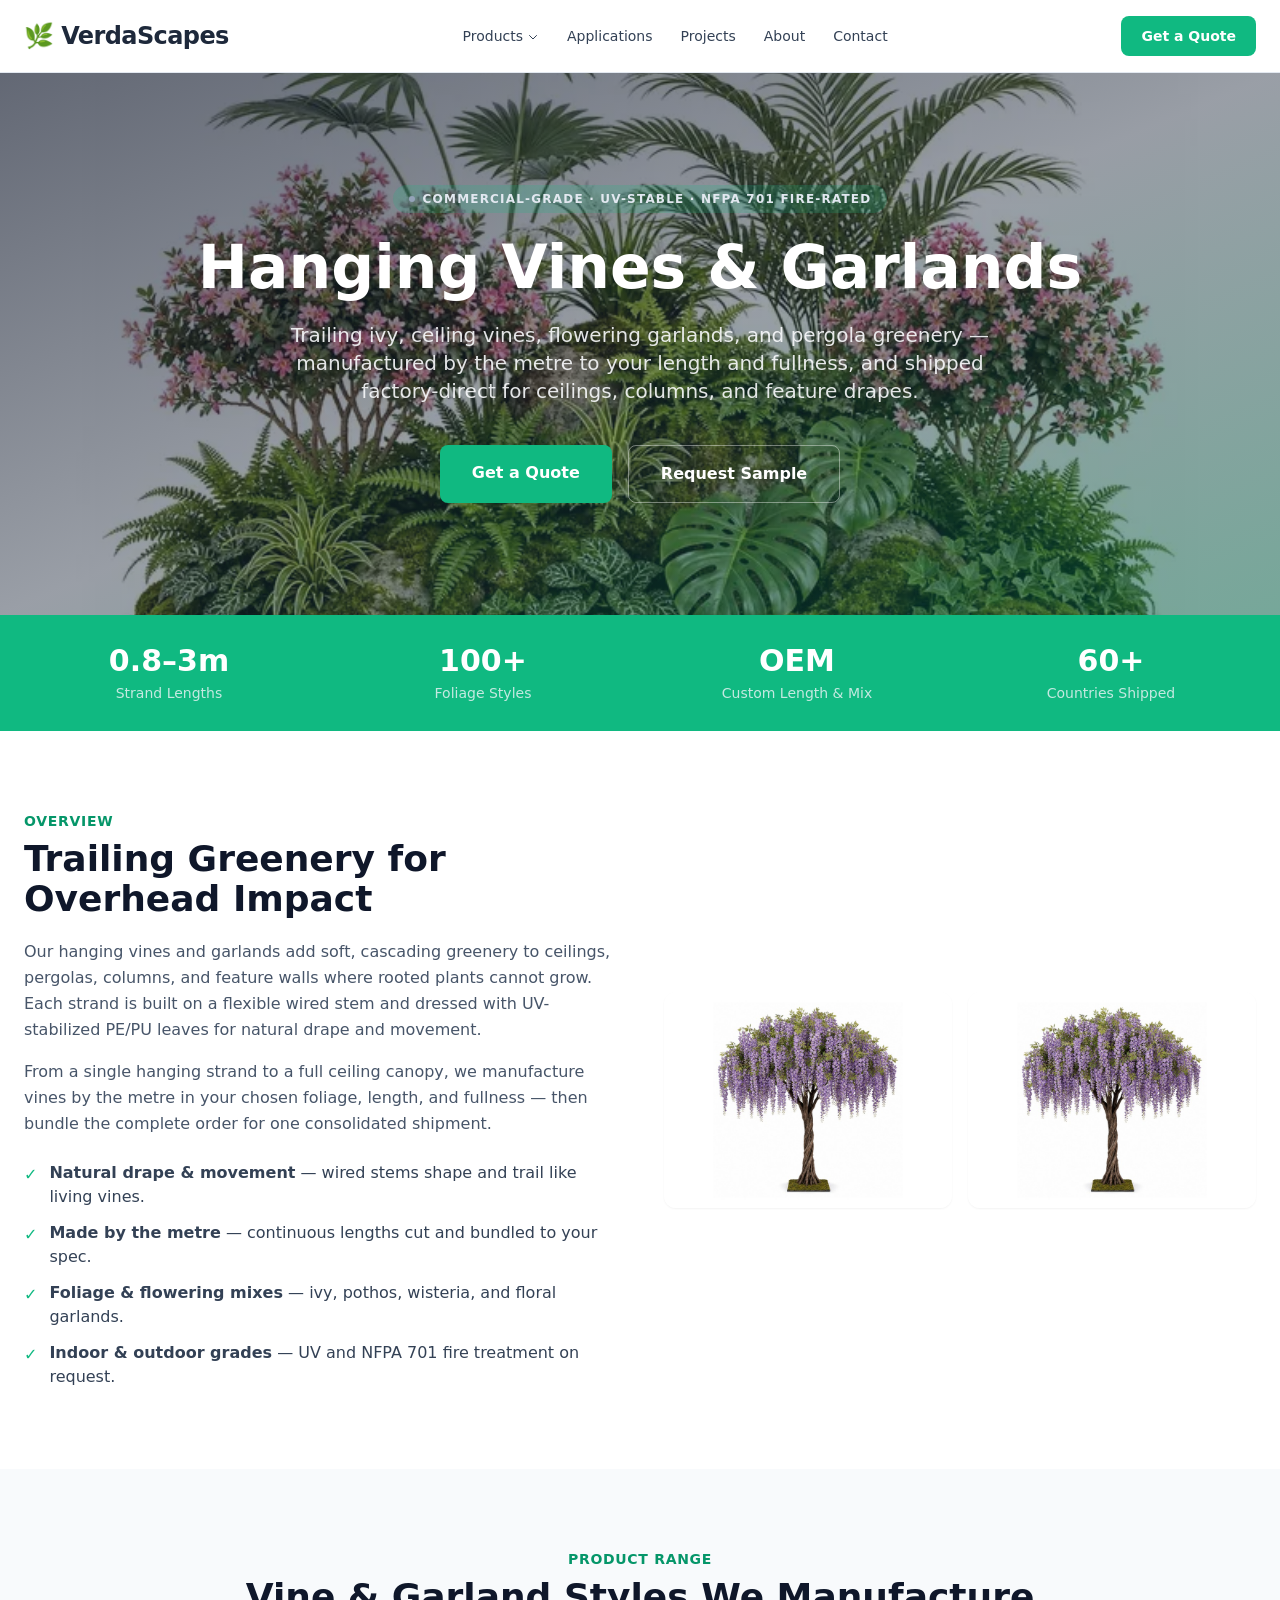
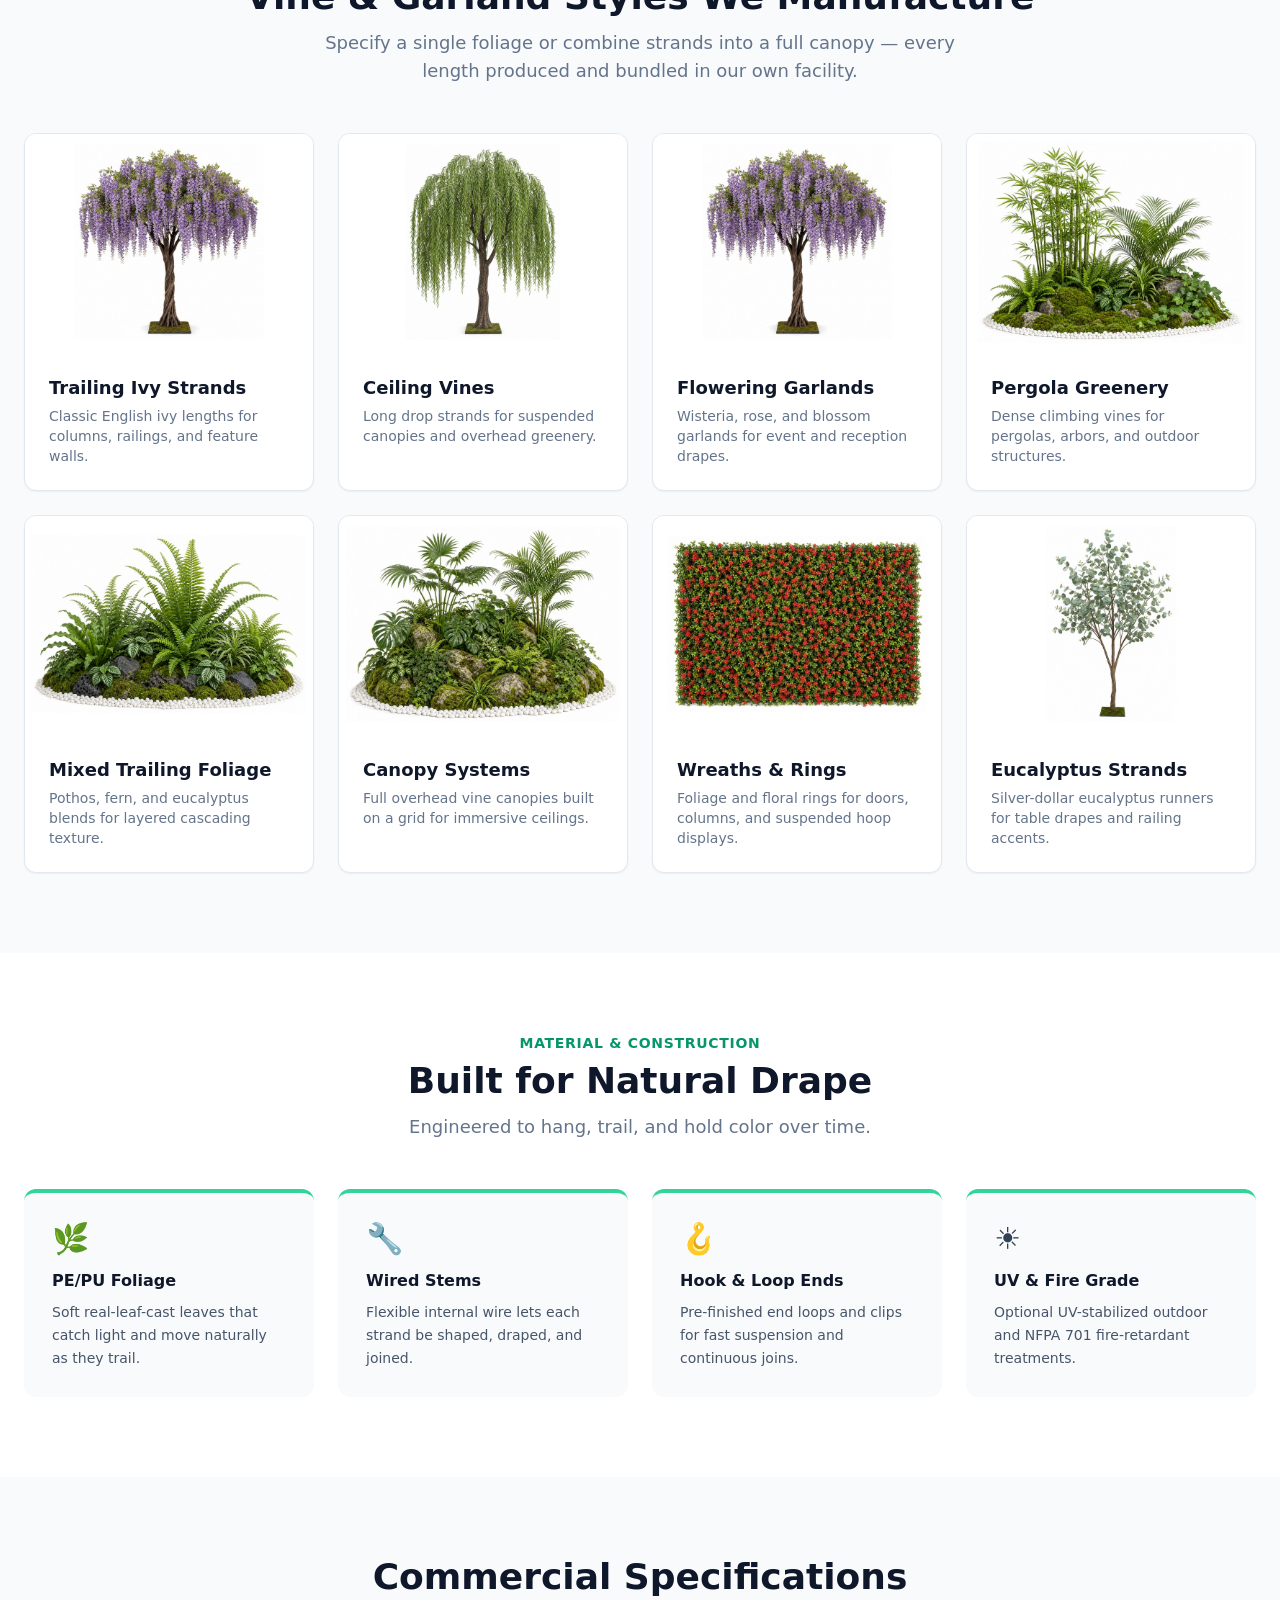
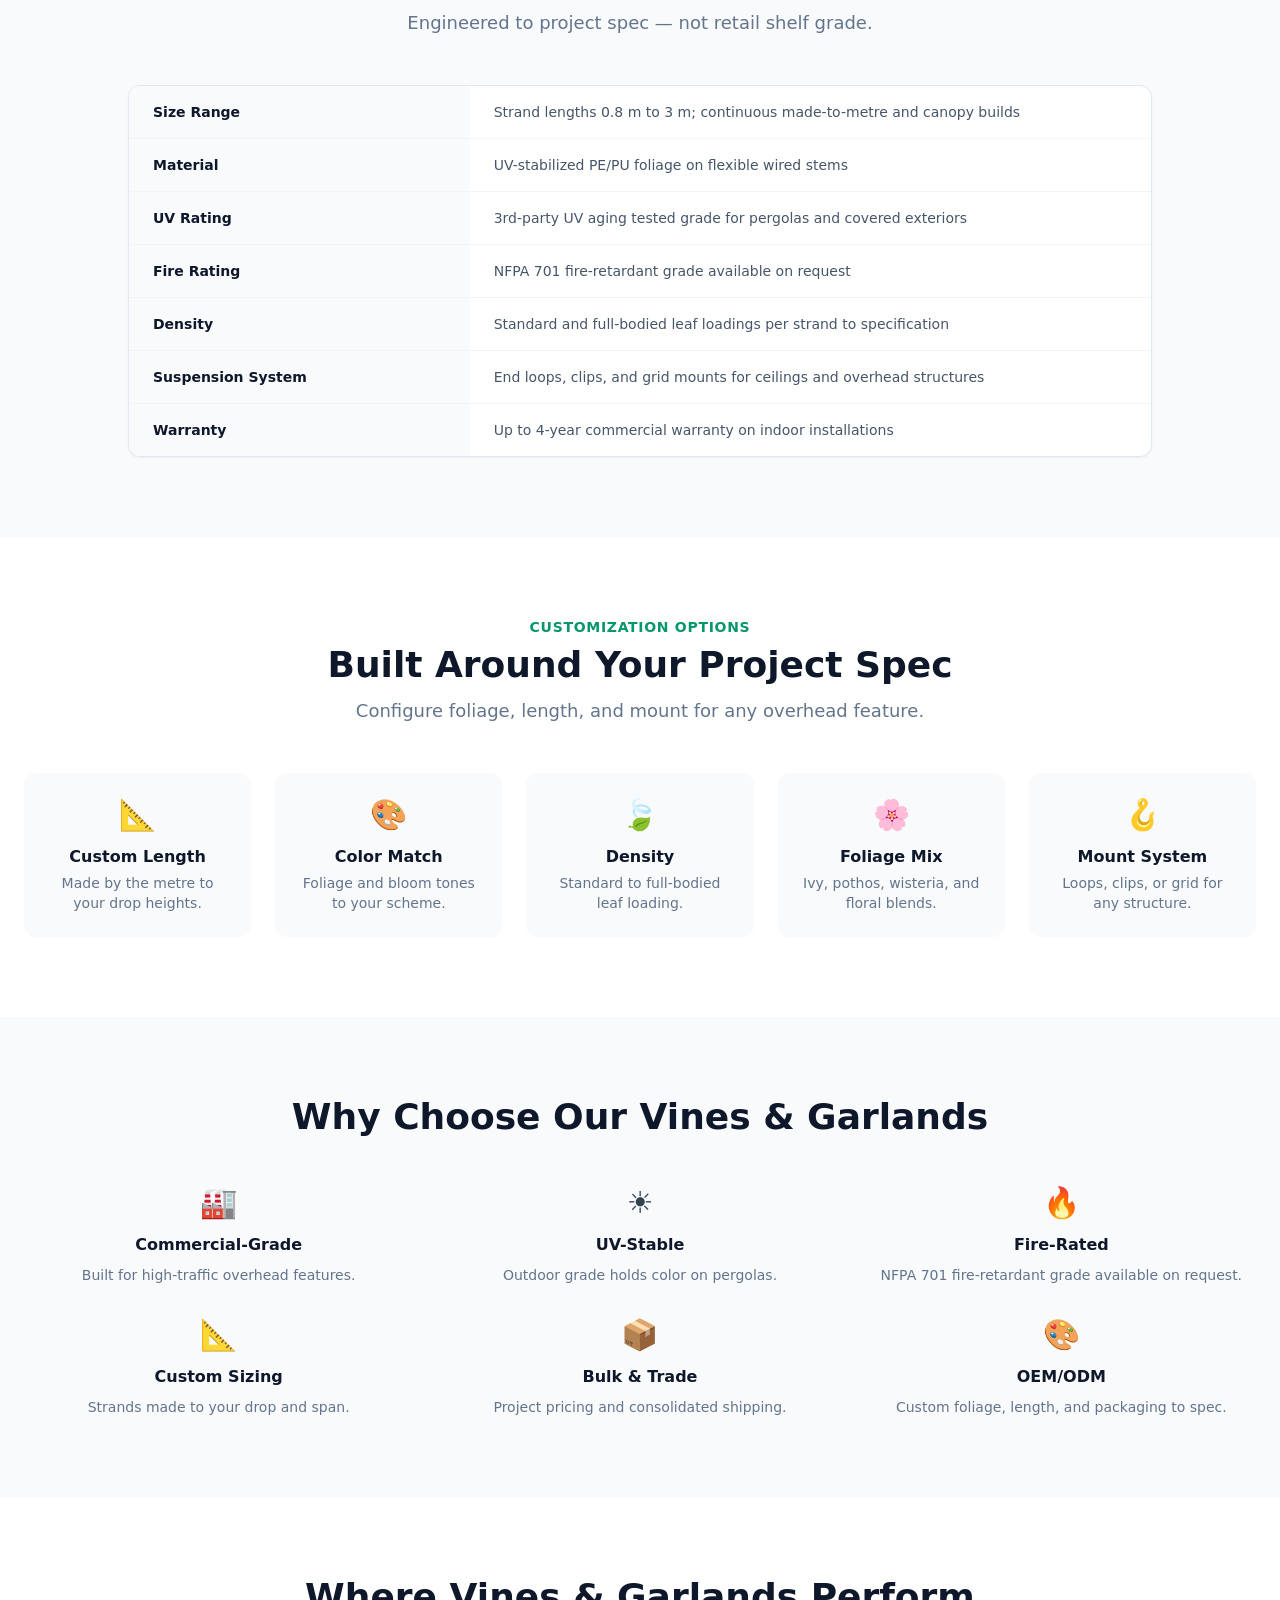
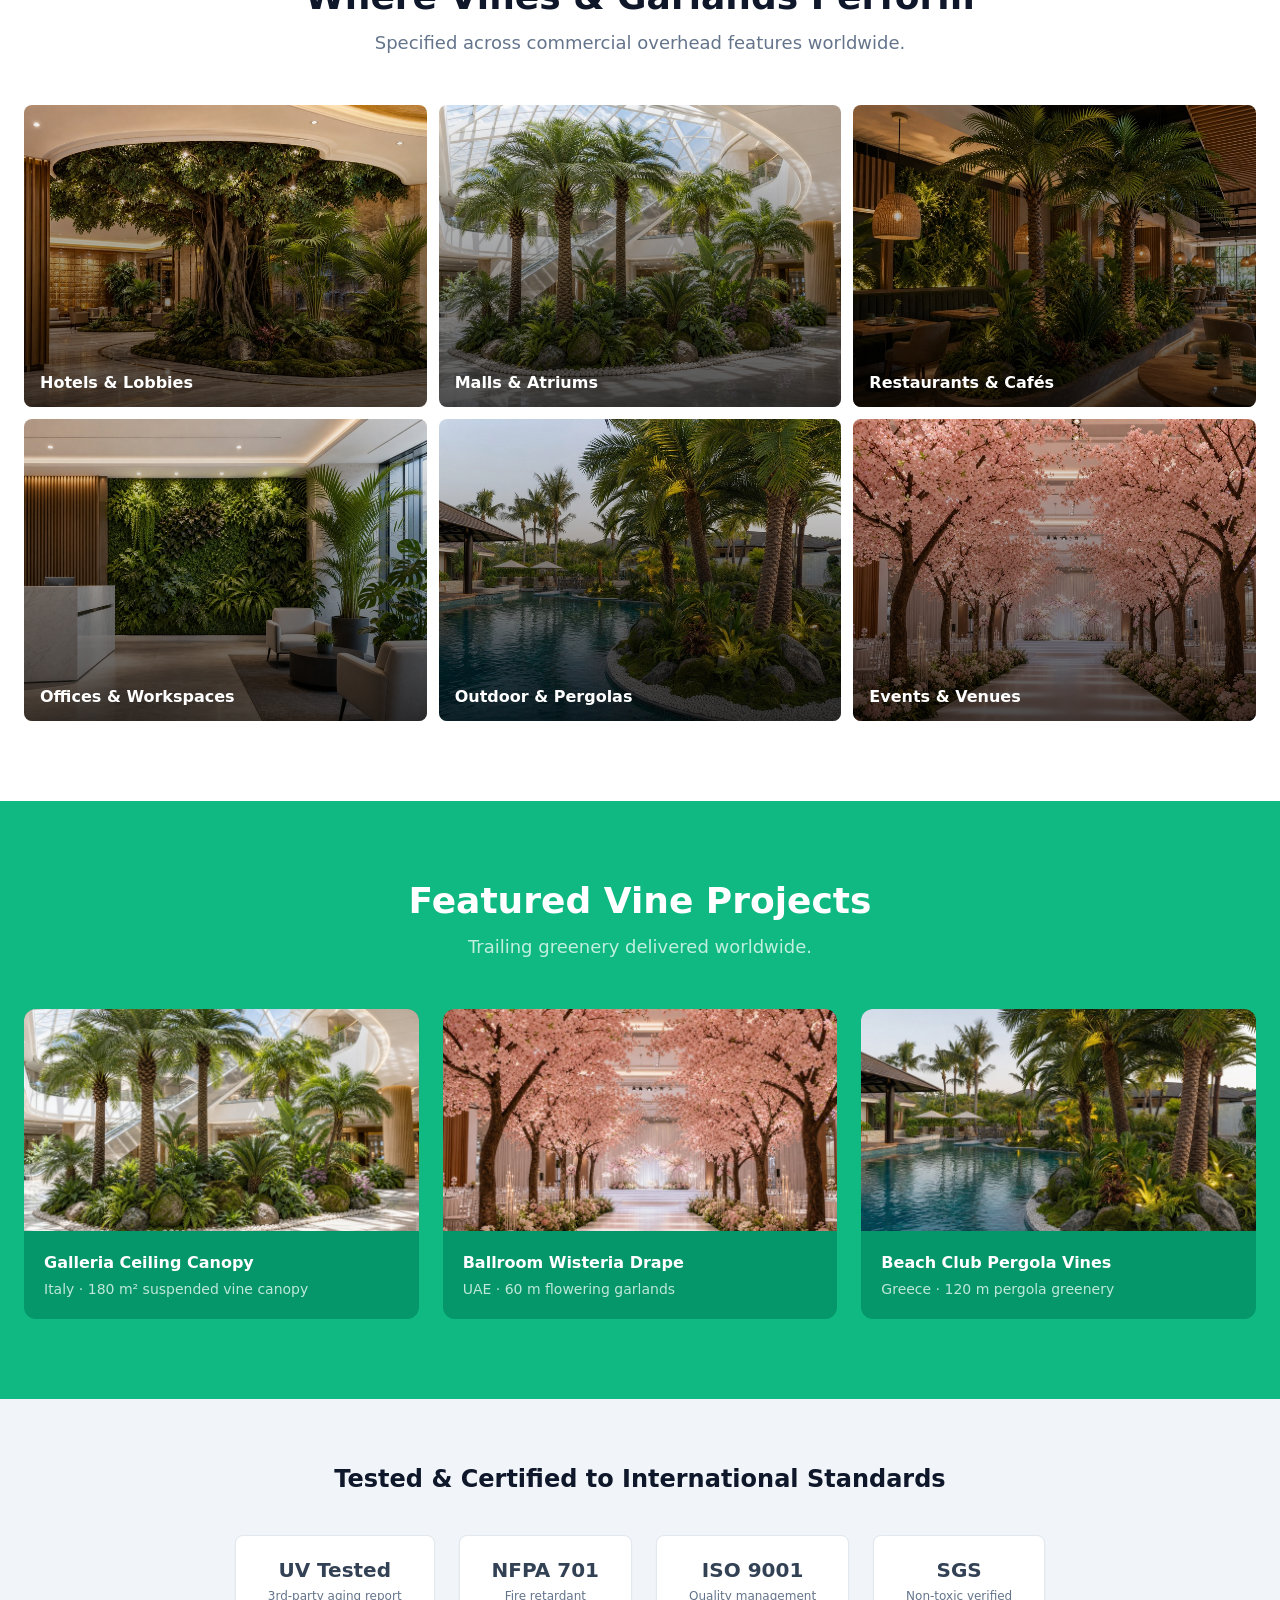
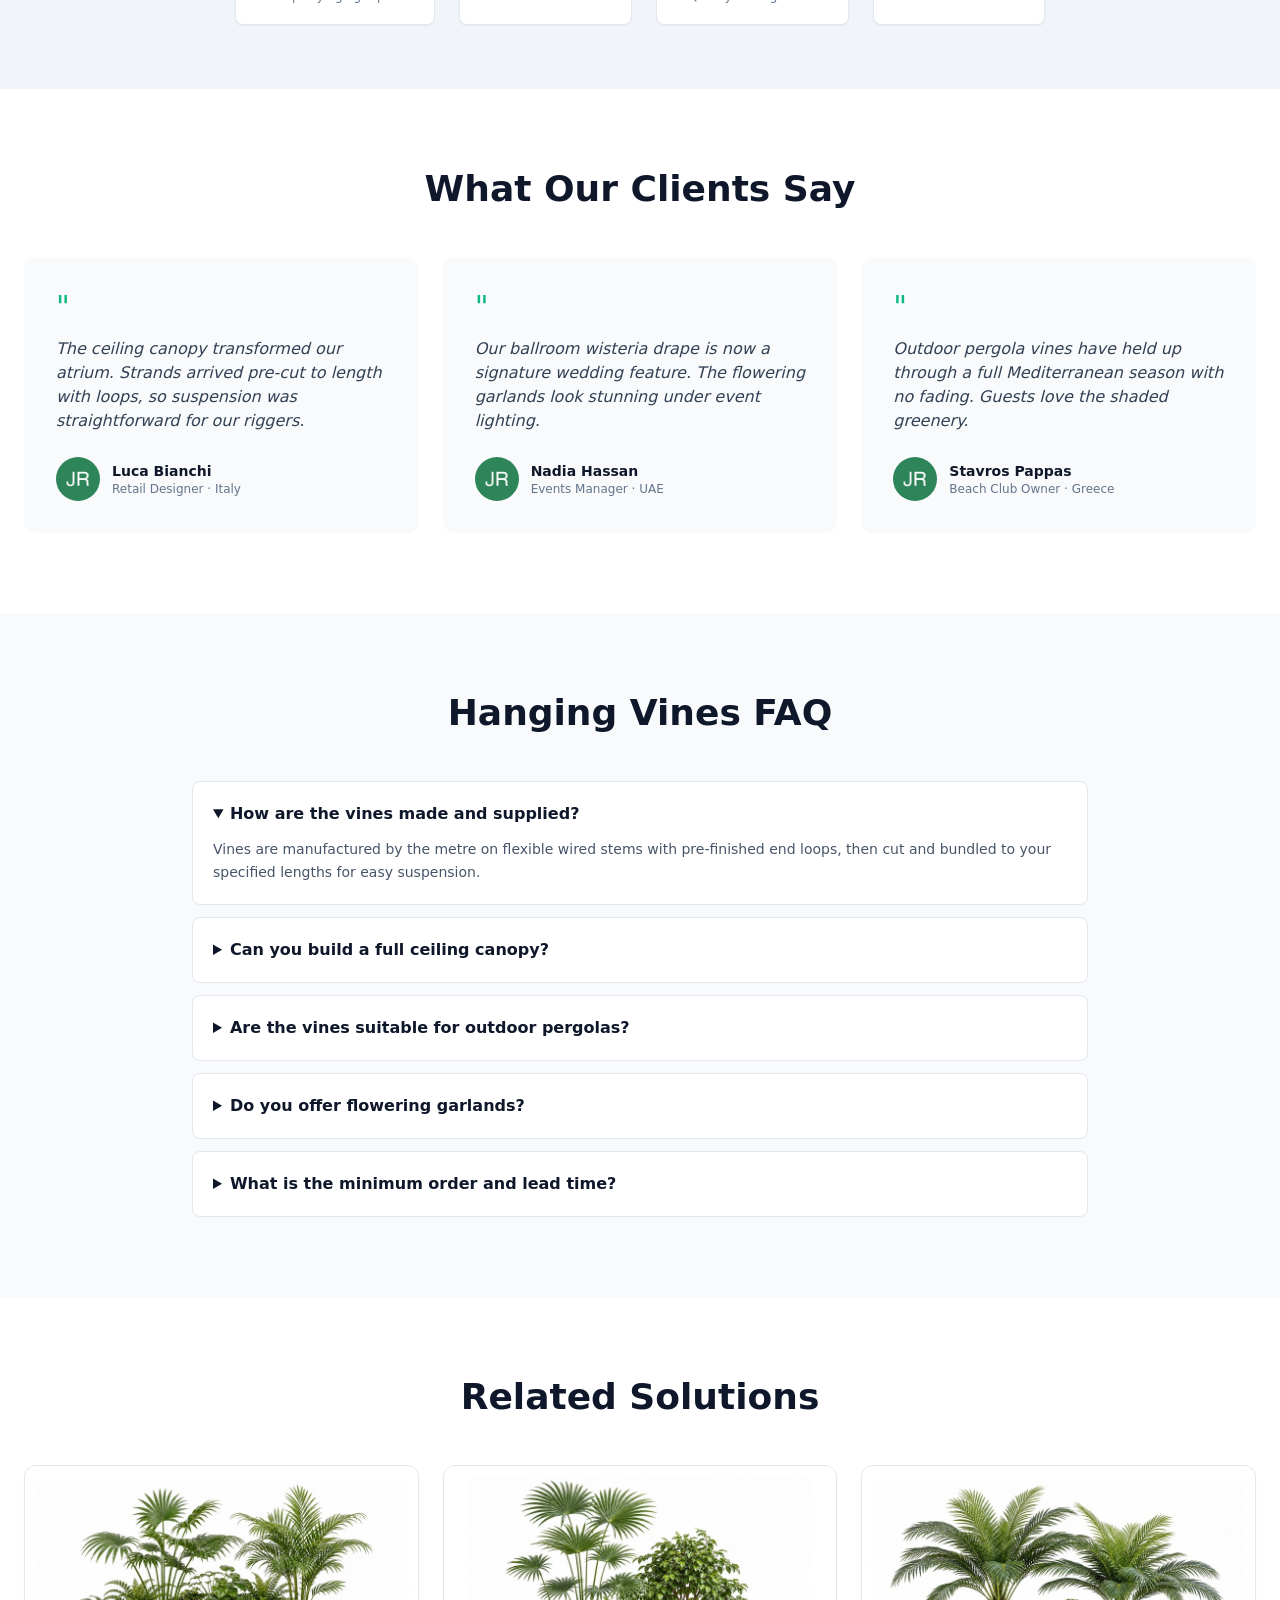
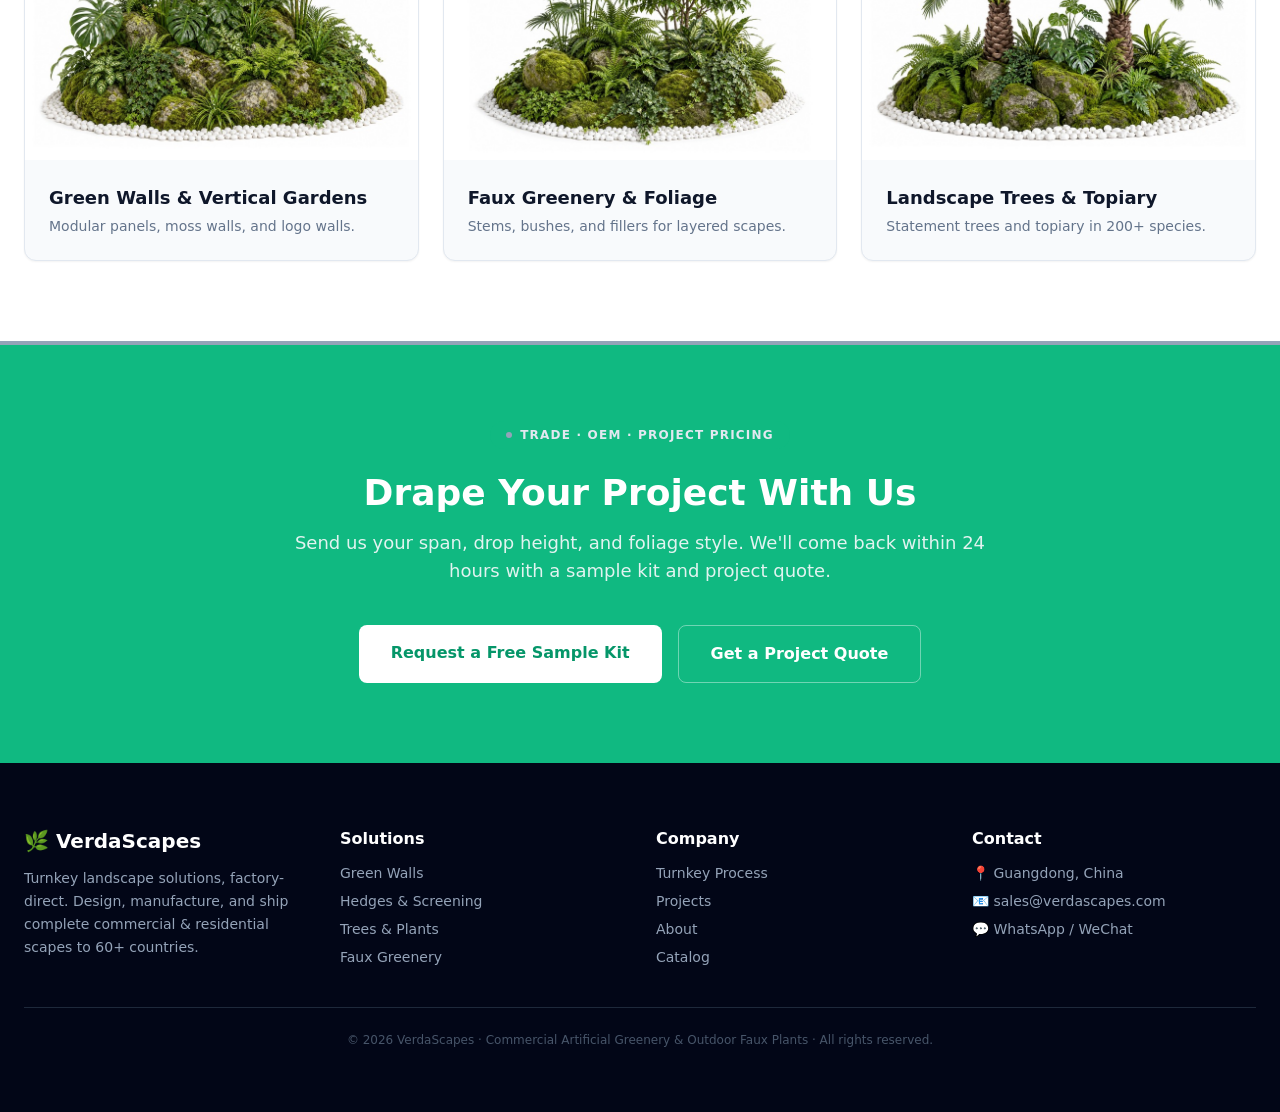
<file: hanging-vines.html>
<!DOCTYPE html>
<html lang="en">
<head>
<meta charset="UTF-8">
<meta name="viewport" content="width=device-width, initial-scale=1">
<title>Hanging Vines & Garlands | VerdaScapes</title>
<meta name="description" content="Commercial-grade artificial hanging vines and garlands — trailing ivy, ceiling vines, flowering garlands, and pergola greenery. UV-stable, NFPA 701 fire-rated, custom length & OEM. Manufactured factory-direct to 60+ countries.">
<link rel="canonical" href="https://verdascapes.com/hanging-vines.html">
<link rel="stylesheet" href="./tailwind.css?v=202605301621">
<style>
  .ct::-webkit-scrollbar{display:none}
  html{scroll-behavior:smooth}
</style>
<link rel="preload" as="image" href="./images/prod-vines-hero.webp">
</head>
<body class="font-sans text-slate-700">

<!-- NAVBAR -->
<nav class="bg-white/95 backdrop-blur border-b border-slate-200 py-4 px-6 sticky top-0 z-50">
  <div class="max-w-7xl mx-auto flex items-center justify-between relative">
    <a href="./index.html" class="font-bold text-2xl text-slate-800 tracking-tight">🌿 VerdaScapes</a>
    <div class="hidden lg:flex items-center gap-7 text-sm font-medium text-slate-700">
      <div class="relative group">
        <button class="flex items-center gap-1 hover:text-emerald-600">Products
          <svg class="w-3 h-3 mt-0.5" fill="none" stroke="currentColor" viewBox="0 0 24 24"><path stroke-linecap="round" stroke-linejoin="round" stroke-width="2" d="M19 9l-7 7-7-7"/></svg>
        </button>
        <div class="absolute left-0 top-full pt-3 hidden group-hover:block z-50">
          <div class="bg-white shadow-xl rounded-xl border border-slate-200 py-2 w-64">
            <a href="./green-walls.html" class="block px-4 py-2.5 text-sm text-slate-700 hover:bg-emerald-50 hover:text-emerald-700">Green Walls &amp; Vertical Gardens</a>
            <a href="./boxwood-hedges.html" class="block px-4 py-2.5 text-sm text-slate-700 hover:bg-emerald-50 hover:text-emerald-700">Boxwood Hedge Panels</a>
            <a href="./plants.html" class="block px-4 py-2.5 text-sm text-slate-700 hover:bg-emerald-50 hover:text-emerald-700">Artificial Plants</a>
            <a href="./custom-trees.html" class="block px-4 py-2.5 text-sm text-slate-700 hover:bg-emerald-50 hover:text-emerald-700">Custom Artificial Trees</a>
            <a href="./hanging-vines.html" class="block px-4 py-2.5 text-sm text-slate-700 hover:bg-emerald-50 hover:text-emerald-700">Hanging Vines &amp; Foliage</a>
            <a href="./faux-greenery.html" class="block px-4 py-2.5 text-sm text-slate-700 hover:bg-emerald-50 hover:text-emerald-700">Commercial Faux Greenery</a>
          </div>
        </div>
      </div>
      <a href="./index.html#applications" class="hover:text-emerald-600">Applications</a>
      <a href="./index.html#projects" class="hover:text-emerald-600">Projects</a>
      <a href="./about.html" class="hover:text-emerald-600">About</a>
      <a href="./contact.html" class="hover:text-emerald-600">Contact</a>
    </div>
    <a href="./contact.html" class="hidden lg:inline-block bg-emerald-500 hover:bg-emerald-600 text-white font-semibold px-5 py-2.5 rounded-lg text-sm transition">Get a Quote</a>
    <input type="checkbox" id="mnav" class="peer hidden">
    <label for="mnav" class="lg:hidden cursor-pointer text-3xl leading-none text-slate-700 select-none">&#9776;</label>
    <div class="hidden peer-checked:flex lg:hidden flex-col absolute top-full left-0 right-0 bg-white border-b border-slate-200 shadow-lg px-6 py-4 gap-0.5 text-sm font-medium text-slate-700">
      <span class="text-xs uppercase tracking-wider text-emerald-600 font-bold pb-1">Products</span>
      <a href="./green-walls.html" class="py-2 pl-3 hover:text-emerald-600">Green Walls &amp; Vertical Gardens</a>
      <a href="./boxwood-hedges.html" class="py-2 pl-3 hover:text-emerald-600">Boxwood Hedge Panels</a>
      <a href="./plants.html" class="py-2 pl-3 hover:text-emerald-600">Artificial Plants</a>
      <a href="./custom-trees.html" class="py-2 pl-3 hover:text-emerald-600">Custom Artificial Trees</a>
      <a href="./hanging-vines.html" class="py-2 pl-3 hover:text-emerald-600">Hanging Vines &amp; Foliage</a>
      <a href="./faux-greenery.html" class="py-2 pl-3 hover:text-emerald-600">Commercial Faux Greenery</a>
      <hr class="my-2 border-slate-200">
      <a href="./index.html#applications" class="py-2 hover:text-emerald-600">Applications</a>
      <a href="./index.html#projects" class="py-2 hover:text-emerald-600">Projects</a>
      <a href="./about.html" class="py-2 hover:text-emerald-600">About</a>
      <a href="./contact.html" class="py-2 hover:text-emerald-600">Contact</a>
      <a href="./contact.html" class="mt-2 bg-emerald-500 hover:bg-emerald-600 text-white text-center font-semibold px-5 py-2.5 rounded-lg">Get a Quote</a>
    </div>
  </div>
</nav>

<!-- HERO -->
<section class="relative text-white py-28 px-6 overflow-hidden">
  <img fetchpriority="high" src="./images/prod-vines-hero.webp" class="absolute inset-0 w-full h-full object-cover" alt="Commercial artificial hanging vines">
  <div class="absolute inset-0 bg-gradient-to-br from-slate-900/65 via-slate-800/45 to-emerald-800/55"></div>
  <div class="relative max-w-5xl mx-auto text-center">
    <div class="inline-flex items-center gap-2 bg-emerald-500/20 text-slate-200 text-xs font-semibold uppercase tracking-widest px-4 py-1.5 rounded-full mb-6">
      <span class="w-1.5 h-1.5 rounded-full bg-slate-400"></span>Commercial-Grade · UV-Stable · NFPA 701 Fire-Rated
    </div>
    <h1 class="text-4xl md:text-6xl font-bold mb-6 leading-tight">Hanging Vines & Garlands</h1>
    <p class="text-xl text-slate-50/90 mb-10 max-w-3xl mx-auto">Trailing ivy, ceiling vines, flowering garlands, and pergola greenery — manufactured by the metre to your length and fullness, and shipped factory-direct for ceilings, columns, and feature drapes.</p>
    <div class="flex flex-wrap justify-center gap-4">
      <a href="./contact.html" class="bg-emerald-500 hover:bg-emerald-400 text-white font-semibold px-8 py-4 rounded-lg transition">Get a Quote</a>
      <a href="./contact.html" class="border border-white/40 text-white hover:bg-white/10 font-semibold px-8 py-4 rounded-lg transition">Request Sample</a>
    </div>
  </div>
</section>

<!-- TRUST STRIP -->
<section class="bg-emerald-500 py-7 px-6">
  <div class="max-w-7xl mx-auto grid grid-cols-2 md:grid-cols-4 gap-6 text-center text-white">
    <div><div class="text-3xl font-bold">0.8–3m</div><div class="text-sm text-slate-100/80 mt-1">Strand Lengths</div></div>
    <div><div class="text-3xl font-bold">100+</div><div class="text-sm text-slate-100/80 mt-1">Foliage Styles</div></div>
    <div><div class="text-3xl font-bold">OEM</div><div class="text-sm text-slate-100/80 mt-1">Custom Length & Mix</div></div>
    <div><div class="text-3xl font-bold">60+</div><div class="text-sm text-slate-100/80 mt-1">Countries Shipped</div></div>
  </div>
</section>

<!-- OVERVIEW -->
<section class="py-20 px-6 bg-white">
  <div class="max-w-7xl mx-auto grid md:grid-cols-2 gap-12 items-center">
    <div>
      <div class="text-sm font-semibold text-emerald-600 uppercase tracking-wider mb-2">Overview</div>
      <h2 class="text-4xl font-bold text-slate-900 mb-5">Trailing Greenery for Overhead Impact</h2>
      <p class="text-slate-600 leading-relaxed mb-4">Our hanging vines and garlands add soft, cascading greenery to ceilings, pergolas, columns, and feature walls where rooted plants cannot grow. Each strand is built on a flexible wired stem and dressed with UV-stabilized PE/PU leaves for natural drape and movement.</p>
      <p class="text-slate-600 leading-relaxed mb-6">From a single hanging strand to a full ceiling canopy, we manufacture vines by the metre in your chosen foliage, length, and fullness — then bundle the complete order for one consolidated shipment.</p>
      <ul class="space-y-3">
        <li class="flex items-start gap-3"><span class="text-emerald-500 font-bold mt-0.5">✓</span><span class="text-slate-700"><strong>Natural drape & movement</strong> — wired stems shape and trail like living vines.</span></li>
        <li class="flex items-start gap-3"><span class="text-emerald-500 font-bold mt-0.5">✓</span><span class="text-slate-700"><strong>Made by the metre</strong> — continuous lengths cut and bundled to your spec.</span></li>
        <li class="flex items-start gap-3"><span class="text-emerald-500 font-bold mt-0.5">✓</span><span class="text-slate-700"><strong>Foliage & flowering mixes</strong> — ivy, pothos, wisteria, and floral garlands.</span></li>
        <li class="flex items-start gap-3"><span class="text-emerald-500 font-bold mt-0.5">✓</span><span class="text-slate-700"><strong>Indoor & outdoor grades</strong> — UV and NFPA 701 fire treatment on request.</span></li>
      </ul>
    </div>
    <div class="grid grid-cols-2 gap-4">
      <img loading="lazy" decoding="async" src="./images/prod-vines-1.jpg" class="rounded-xl shadow-sm w-full h-full object-cover" alt="Trailing vine strands">
      <img loading="lazy" decoding="async" src="./images/asset-wisteria.jpg" class="rounded-xl shadow-sm w-full h-full object-cover" alt="Flowering wisteria garland">
    </div>
  </div>
</section>

<!-- SUB-PRODUCTS -->
<section class="py-20 px-6 bg-slate-50">
  <div class="max-w-7xl mx-auto">
    <div class="text-center mb-12">
      <div class="text-sm font-semibold text-emerald-600 uppercase tracking-wider mb-2">Product Range</div>
      <h2 class="text-4xl font-bold text-slate-900 mb-3">Vine & Garland Styles We Manufacture</h2>
      <p class="text-slate-500 text-lg max-w-2xl mx-auto">Specify a single foliage or combine strands into a full canopy — every length produced and bundled in our own facility.</p>
    </div>
    <div class="grid grid-cols-2 md:grid-cols-4 gap-6">
      <div class="bg-white rounded-xl overflow-hidden shadow-sm border border-slate-200 hover:shadow-lg hover:-translate-y-1 transition"><div class="aspect-[4/3] overflow-hidden"><img loading="lazy" decoding="async" src="./images/prod-vines-1.jpg" class="w-full h-full object-cover hover:scale-105 transition" alt="Trailing ivy vine"></div><div class="p-6"><h3 class="font-bold text-slate-900 text-lg mb-1">Trailing Ivy Strands</h3><p class="text-sm text-slate-500">Classic English ivy lengths for columns, railings, and feature walls.</p></div></div>
      <div class="bg-white rounded-xl overflow-hidden shadow-sm border border-slate-200 hover:shadow-lg hover:-translate-y-1 transition"><div class="aspect-[4/3] overflow-hidden"><img loading="lazy" decoding="async" src="./images/prod-vines-2.jpg" class="w-full h-full object-cover hover:scale-105 transition" alt="Ceiling hanging vines"></div><div class="p-6"><h3 class="font-bold text-slate-900 text-lg mb-1">Ceiling Vines</h3><p class="text-sm text-slate-500">Long drop strands for suspended canopies and overhead greenery.</p></div></div>
      <div class="bg-white rounded-xl overflow-hidden shadow-sm border border-slate-200 hover:shadow-lg hover:-translate-y-1 transition"><div class="aspect-[4/3] overflow-hidden"><img loading="lazy" decoding="async" src="./images/asset-wisteria.jpg" class="w-full h-full object-cover hover:scale-105 transition" alt="Flowering wisteria garland"></div><div class="p-6"><h3 class="font-bold text-slate-900 text-lg mb-1">Flowering Garlands</h3><p class="text-sm text-slate-500">Wisteria, rose, and blossom garlands for event and reception drapes.</p></div></div>
      <div class="bg-white rounded-xl overflow-hidden shadow-sm border border-slate-200 hover:shadow-lg hover:-translate-y-1 transition"><div class="aspect-[4/3] overflow-hidden"><img loading="lazy" decoding="async" src="./images/prod-vines-3.jpg" class="w-full h-full object-cover hover:scale-105 transition" alt="Pergola greenery vines"></div><div class="p-6"><h3 class="font-bold text-slate-900 text-lg mb-1">Pergola Greenery</h3><p class="text-sm text-slate-500">Dense climbing vines for pergolas, arbors, and outdoor structures.</p></div></div>
      <div class="bg-white rounded-xl overflow-hidden shadow-sm border border-slate-200 hover:shadow-lg hover:-translate-y-1 transition"><div class="aspect-[4/3] overflow-hidden"><img loading="lazy" decoding="async" src="./images/prod-vines-4.jpg" class="w-full h-full object-cover hover:scale-105 transition" alt="Mixed trailing foliage"></div><div class="p-6"><h3 class="font-bold text-slate-900 text-lg mb-1">Mixed Trailing Foliage</h3><p class="text-sm text-slate-500">Pothos, fern, and eucalyptus blends for layered cascading texture.</p></div></div>
      <div class="bg-white rounded-xl overflow-hidden shadow-sm border border-slate-200 hover:shadow-lg hover:-translate-y-1 transition"><div class="aspect-[4/3] overflow-hidden"><img loading="lazy" decoding="async" src="./images/asset-land-jungle.jpg" class="w-full h-full object-cover hover:scale-105 transition" alt="Vine ceiling canopy"></div><div class="p-6"><h3 class="font-bold text-slate-900 text-lg mb-1">Canopy Systems</h3><p class="text-sm text-slate-500">Full overhead vine canopies built on a grid for immersive ceilings.</p></div></div>
      <div class="bg-white rounded-xl overflow-hidden shadow-sm border border-slate-200 hover:shadow-lg hover:-translate-y-1 transition"><div class="aspect-[4/3] overflow-hidden"><img loading="lazy" decoding="async" src="./images/asset-flower-panel.jpg" class="w-full h-full object-cover hover:scale-105 transition" alt="Greenery wreath and ring"></div><div class="p-6"><h3 class="font-bold text-slate-900 text-lg mb-1">Wreaths & Rings</h3><p class="text-sm text-slate-500">Foliage and floral rings for doors, columns, and suspended hoop displays.</p></div></div>
      <div class="bg-white rounded-xl overflow-hidden shadow-sm border border-slate-200 hover:shadow-lg hover:-translate-y-1 transition"><div class="aspect-[4/3] overflow-hidden"><img loading="lazy" decoding="async" src="./images/asset-eucalyptus.jpg" class="w-full h-full object-cover hover:scale-105 transition" alt="Eucalyptus vine strands"></div><div class="p-6"><h3 class="font-bold text-slate-900 text-lg mb-1">Eucalyptus Strands</h3><p class="text-sm text-slate-500">Silver-dollar eucalyptus runners for table drapes and railing accents.</p></div></div>
    </div>
  </div>
</section>

<!-- MATERIAL & CONSTRUCTION -->
<section class="py-20 px-6 bg-white">
  <div class="max-w-7xl mx-auto">
    <div class="text-center mb-12">
      <div class="text-sm font-semibold text-emerald-600 uppercase tracking-wider mb-2">Material & Construction</div>
      <h2 class="text-4xl font-bold text-slate-900 mb-3">Built for Natural Drape</h2>
      <p class="text-slate-500 text-lg max-w-2xl mx-auto">Engineered to hang, trail, and hold color over time.</p>
    </div>
    <div class="grid grid-cols-1 md:grid-cols-4 gap-6">
      <div class="bg-slate-50 rounded-xl p-7 border-t-4 border-emerald-400"><div class="text-3xl mb-3">🌿</div><h3 class="font-bold text-slate-900 mb-2">PE/PU Foliage</h3><p class="text-sm text-slate-600 leading-relaxed">Soft real-leaf-cast leaves that catch light and move naturally as they trail.</p></div>
      <div class="bg-slate-50 rounded-xl p-7 border-t-4 border-emerald-400"><div class="text-3xl mb-3">🔧</div><h3 class="font-bold text-slate-900 mb-2">Wired Stems</h3><p class="text-sm text-slate-600 leading-relaxed">Flexible internal wire lets each strand be shaped, draped, and joined.</p></div>
      <div class="bg-slate-50 rounded-xl p-7 border-t-4 border-emerald-400"><div class="text-3xl mb-3">🪝</div><h3 class="font-bold text-slate-900 mb-2">Hook & Loop Ends</h3><p class="text-sm text-slate-600 leading-relaxed">Pre-finished end loops and clips for fast suspension and continuous joins.</p></div>
      <div class="bg-slate-50 rounded-xl p-7 border-t-4 border-emerald-400"><div class="text-3xl mb-3">☀️</div><h3 class="font-bold text-slate-900 mb-2">UV & Fire Grade</h3><p class="text-sm text-slate-600 leading-relaxed">Optional UV-stabilized outdoor and NFPA 701 fire-retardant treatments.</p></div>
    </div>
  </div>
</section>

<!-- SPECS -->
<section class="py-20 px-6 bg-slate-50">
  <div class="max-w-5xl mx-auto">
    <div class="text-center mb-12">
      <h2 class="text-4xl font-bold text-slate-900 mb-3">Commercial Specifications</h2>
      <p class="text-slate-500 text-lg">Engineered to project spec — not retail shelf grade.</p>
    </div>
    <div class="bg-white rounded-xl shadow-sm border border-slate-200 overflow-hidden">
      <table class="w-full text-sm">
        <tbody class="divide-y divide-slate-100">
          <tr><td class="px-6 py-4 font-semibold text-slate-900 bg-slate-50 w-1/3">Size Range</td><td class="px-6 py-4 text-slate-600">Strand lengths 0.8 m to 3 m; continuous made-to-metre and canopy builds</td></tr>
          <tr><td class="px-6 py-4 font-semibold text-slate-900 bg-slate-50">Material</td><td class="px-6 py-4 text-slate-600">UV-stabilized PE/PU foliage on flexible wired stems</td></tr>
          <tr><td class="px-6 py-4 font-semibold text-slate-900 bg-slate-50">UV Rating</td><td class="px-6 py-4 text-slate-600">3rd-party UV aging tested grade for pergolas and covered exteriors</td></tr>
          <tr><td class="px-6 py-4 font-semibold text-slate-900 bg-slate-50">Fire Rating</td><td class="px-6 py-4 text-slate-600">NFPA 701 fire-retardant grade available on request</td></tr>
          <tr><td class="px-6 py-4 font-semibold text-slate-900 bg-slate-50">Density</td><td class="px-6 py-4 text-slate-600">Standard and full-bodied leaf loadings per strand to specification</td></tr>
          <tr><td class="px-6 py-4 font-semibold text-slate-900 bg-slate-50">Suspension System</td><td class="px-6 py-4 text-slate-600">End loops, clips, and grid mounts for ceilings and overhead structures</td></tr>
          <tr><td class="px-6 py-4 font-semibold text-slate-900 bg-slate-50">Warranty</td><td class="px-6 py-4 text-slate-600">Up to 4-year commercial warranty on indoor installations</td></tr>
        </tbody>
      </table>
    </div>
  </div>
</section>

<!-- CUSTOMIZATION -->
<section class="py-20 px-6 bg-white">
  <div class="max-w-7xl mx-auto">
    <div class="text-center mb-12">
      <div class="text-sm font-semibold text-emerald-600 uppercase tracking-wider mb-2">Customization Options</div>
      <h2 class="text-4xl font-bold text-slate-900 mb-3">Built Around Your Project Spec</h2>
      <p class="text-slate-500 text-lg max-w-2xl mx-auto">Configure foliage, length, and mount for any overhead feature.</p>
    </div>
    <div class="grid grid-cols-1 sm:grid-cols-2 lg:grid-cols-5 gap-6">
      <div class="text-center p-6 bg-slate-50 rounded-xl"><div class="text-3xl mb-3">📐</div><h3 class="font-bold text-slate-900 mb-1">Custom Length</h3><p class="text-sm text-slate-500">Made by the metre to your drop heights.</p></div>
      <div class="text-center p-6 bg-slate-50 rounded-xl"><div class="text-3xl mb-3">🎨</div><h3 class="font-bold text-slate-900 mb-1">Color Match</h3><p class="text-sm text-slate-500">Foliage and bloom tones to your scheme.</p></div>
      <div class="text-center p-6 bg-slate-50 rounded-xl"><div class="text-3xl mb-3">🍃</div><h3 class="font-bold text-slate-900 mb-1">Density</h3><p class="text-sm text-slate-500">Standard to full-bodied leaf loading.</p></div>
      <div class="text-center p-6 bg-slate-50 rounded-xl"><div class="text-3xl mb-3">🌸</div><h3 class="font-bold text-slate-900 mb-1">Foliage Mix</h3><p class="text-sm text-slate-500">Ivy, pothos, wisteria, and floral blends.</p></div>
      <div class="text-center p-6 bg-slate-50 rounded-xl"><div class="text-3xl mb-3">🪝</div><h3 class="font-bold text-slate-900 mb-1">Mount System</h3><p class="text-sm text-slate-500">Loops, clips, or grid for any structure.</p></div>
    </div>
  </div>
</section>

<!-- WHY CHOOSE -->
<section class="py-20 px-6 bg-slate-50">
  <div class="max-w-7xl mx-auto">
    <div class="text-center mb-12"><h2 class="text-4xl font-bold text-slate-900 mb-3">Why Choose Our Vines & Garlands</h2></div>
    <div class="grid grid-cols-2 md:grid-cols-3 gap-8">
      <div class="text-center"><div class="text-3xl mb-3">🏭</div><h3 class="font-bold text-slate-900 mb-2">Commercial-Grade</h3><p class="text-sm text-slate-500">Built for high-traffic overhead features.</p></div>
      <div class="text-center"><div class="text-3xl mb-3">☀️</div><h3 class="font-bold text-slate-900 mb-2">UV-Stable</h3><p class="text-sm text-slate-500">Outdoor grade holds color on pergolas.</p></div>
      <div class="text-center"><div class="text-3xl mb-3">🔥</div><h3 class="font-bold text-slate-900 mb-2">Fire-Rated</h3><p class="text-sm text-slate-500">NFPA 701 fire-retardant grade available on request.</p></div>
      <div class="text-center"><div class="text-3xl mb-3">📐</div><h3 class="font-bold text-slate-900 mb-2">Custom Sizing</h3><p class="text-sm text-slate-500">Strands made to your drop and span.</p></div>
      <div class="text-center"><div class="text-3xl mb-3">📦</div><h3 class="font-bold text-slate-900 mb-2">Bulk & Trade</h3><p class="text-sm text-slate-500">Project pricing and consolidated shipping.</p></div>
      <div class="text-center"><div class="text-3xl mb-3">🎨</div><h3 class="font-bold text-slate-900 mb-2">OEM/ODM</h3><p class="text-sm text-slate-500">Custom foliage, length, and packaging to spec.</p></div>
    </div>
  </div>
</section>

<!-- APPLICATIONS -->
<section class="py-20 px-6 bg-white">
  <div class="max-w-7xl mx-auto">
    <div class="text-center mb-12"><h2 class="text-4xl font-bold text-slate-900 mb-3">Where Vines & Garlands Perform</h2><p class="text-slate-500 text-lg">Specified across commercial overhead features worldwide.</p></div>
    <div class="grid grid-cols-2 md:grid-cols-3 gap-3">
      <div class="relative aspect-[4/3] rounded-lg overflow-hidden group"><img loading="lazy" decoding="async" src="./images/asset-app-hotel.jpg" class="w-full h-full object-cover group-hover:scale-105 transition" alt="Hotel atrium hanging vines"><div class="absolute inset-0 bg-gradient-to-t from-black/70 to-transparent"></div><div class="absolute bottom-3 left-4 text-white font-semibold">Hotels & Lobbies</div></div>
      <div class="relative aspect-[4/3] rounded-lg overflow-hidden group"><img loading="lazy" decoding="async" src="./images/asset-app-mall.jpg" class="w-full h-full object-cover group-hover:scale-105 transition" alt="Mall ceiling vines"><div class="absolute inset-0 bg-gradient-to-t from-black/70 to-transparent"></div><div class="absolute bottom-3 left-4 text-white font-semibold">Malls & Atriums</div></div>
      <div class="relative aspect-[4/3] rounded-lg overflow-hidden group"><img loading="lazy" decoding="async" src="./images/asset-app-resto.jpg" class="w-full h-full object-cover group-hover:scale-105 transition" alt="Restaurant hanging greenery"><div class="absolute inset-0 bg-gradient-to-t from-black/70 to-transparent"></div><div class="absolute bottom-3 left-4 text-white font-semibold">Restaurants & Cafés</div></div>
      <div class="relative aspect-[4/3] rounded-lg overflow-hidden group"><img loading="lazy" decoding="async" src="./images/asset-app-office.jpg" class="w-full h-full object-cover group-hover:scale-105 transition" alt="Office trailing vines"><div class="absolute inset-0 bg-gradient-to-t from-black/70 to-transparent"></div><div class="absolute bottom-3 left-4 text-white font-semibold">Offices & Workspaces</div></div>
      <div class="relative aspect-[4/3] rounded-lg overflow-hidden group"><img loading="lazy" decoding="async" src="./images/asset-app-resort.jpg" class="w-full h-full object-cover group-hover:scale-105 transition" alt="Resort pergola vines"><div class="absolute inset-0 bg-gradient-to-t from-black/70 to-transparent"></div><div class="absolute bottom-3 left-4 text-white font-semibold">Outdoor & Pergolas</div></div>
      <div class="relative aspect-[4/3] rounded-lg overflow-hidden group"><img loading="lazy" decoding="async" src="./images/asset-app-event.jpg" class="w-full h-full object-cover group-hover:scale-105 transition" alt="Event garland drape"><div class="absolute inset-0 bg-gradient-to-t from-black/70 to-transparent"></div><div class="absolute bottom-3 left-4 text-white font-semibold">Events & Venues</div></div>
    </div>
  </div>
</section>

<!-- FEATURED PROJECTS -->
<section class="py-20 px-6 bg-emerald-500 text-white">
  <div class="max-w-7xl mx-auto">
    <div class="text-center mb-12"><h2 class="text-4xl font-bold mb-3">Featured Vine Projects</h2><p class="text-emerald-50/80 text-lg">Trailing greenery delivered worldwide.</p></div>
    <div class="grid grid-cols-1 md:grid-cols-3 gap-6">
      <div class="bg-emerald-600 rounded-xl overflow-hidden"><img loading="lazy" decoding="async" src="./images/asset-app-mall.jpg" class="aspect-video w-full object-cover" alt="Mall ceiling vine canopy project"><div class="p-5"><h3 class="font-bold mb-1">Galleria Ceiling Canopy</h3><p class="text-sm text-emerald-50/80">Italy · 180 m² suspended vine canopy</p></div></div>
      <div class="bg-emerald-600 rounded-xl overflow-hidden"><img loading="lazy" decoding="async" src="./images/asset-app-event.jpg" class="aspect-video w-full object-cover" alt="Event wisteria garland project"><div class="p-5"><h3 class="font-bold mb-1">Ballroom Wisteria Drape</h3><p class="text-sm text-emerald-50/80">UAE · 60 m flowering garlands</p></div></div>
      <div class="bg-emerald-600 rounded-xl overflow-hidden"><img loading="lazy" decoding="async" src="./images/asset-app-resort.jpg" class="aspect-video w-full object-cover" alt="Resort pergola vine project"><div class="p-5"><h3 class="font-bold mb-1">Beach Club Pergola Vines</h3><p class="text-sm text-emerald-50/80">Greece · 120 m pergola greenery</p></div></div>
    </div>
  </div>
</section>

<!-- CERTIFICATIONS -->
<section class="py-16 px-6 bg-slate-100">
  <div class="max-w-7xl mx-auto">
    <div class="text-center mb-10"><h2 class="text-2xl font-bold text-slate-900">Tested & Certified to International Standards</h2></div>
    <div class="flex flex-wrap justify-center gap-6">
      <div class="bg-white rounded-lg px-8 py-5 text-center min-w-[130px] shadow-sm border border-slate-200"><div class="text-xl font-bold text-slate-700 mb-1">UV Tested</div><div class="text-xs text-slate-500">3rd-party aging report</div></div>
      <div class="bg-white rounded-lg px-8 py-5 text-center min-w-[130px] shadow-sm border border-slate-200"><div class="text-xl font-bold text-slate-700 mb-1">NFPA 701</div><div class="text-xs text-slate-500">Fire retardant</div></div>
      <div class="bg-white rounded-lg px-8 py-5 text-center min-w-[130px] shadow-sm border border-slate-200"><div class="text-xl font-bold text-slate-700 mb-1">ISO 9001</div><div class="text-xs text-slate-500">Quality management</div></div>
      <div class="bg-white rounded-lg px-8 py-5 text-center min-w-[130px] shadow-sm border border-slate-200"><div class="text-xl font-bold text-slate-700 mb-1">SGS</div><div class="text-xs text-slate-500">Non-toxic verified</div></div>
    </div>
  </div>
</section>

<!-- TESTIMONIALS -->
<section class="py-20 px-6 bg-white">
  <div class="max-w-7xl mx-auto">
    <div class="text-center mb-12"><h2 class="text-4xl font-bold text-slate-900 mb-3">What Our Clients Say</h2></div>
    <div class="grid grid-cols-1 md:grid-cols-3 gap-6">
      <div class="bg-slate-50 p-8 rounded-xl"><div class="text-emerald-500 text-3xl mb-3">"</div><p class="text-slate-700 italic mb-6">The ceiling canopy transformed our atrium. Strands arrived pre-cut to length with loops, so suspension was straightforward for our riggers.</p><div class="flex items-center gap-3"><img loading="lazy" decoding="async" src="./images/avatar-1.jpg" class="w-11 h-11 rounded-full object-cover" alt=""><div><div class="font-semibold text-slate-900 text-sm">Luca Bianchi</div><div class="text-xs text-slate-500">Retail Designer · Italy</div></div></div></div>
      <div class="bg-slate-50 p-8 rounded-xl"><div class="text-emerald-500 text-3xl mb-3">"</div><p class="text-slate-700 italic mb-6">Our ballroom wisteria drape is now a signature wedding feature. The flowering garlands look stunning under event lighting.</p><div class="flex items-center gap-3"><img loading="lazy" decoding="async" src="./images/avatar-1.jpg" class="w-11 h-11 rounded-full object-cover" alt=""><div><div class="font-semibold text-slate-900 text-sm">Nadia Hassan</div><div class="text-xs text-slate-500">Events Manager · UAE</div></div></div></div>
      <div class="bg-slate-50 p-8 rounded-xl"><div class="text-emerald-500 text-3xl mb-3">"</div><p class="text-slate-700 italic mb-6">Outdoor pergola vines have held up through a full Mediterranean season with no fading. Guests love the shaded greenery.</p><div class="flex items-center gap-3"><img loading="lazy" decoding="async" src="./images/avatar-1.jpg" class="w-11 h-11 rounded-full object-cover" alt=""><div><div class="font-semibold text-slate-900 text-sm">Stavros Pappas</div><div class="text-xs text-slate-500">Beach Club Owner · Greece</div></div></div></div>
    </div>
  </div>
</section>

<!-- FAQ -->
<section class="py-20 px-6 bg-slate-50">
  <div class="max-w-4xl mx-auto">
    <div class="text-center mb-12"><h2 class="text-4xl font-bold text-slate-900 mb-3">Hanging Vines FAQ</h2></div>
    <div class="space-y-3">
      <details class="bg-white p-5 rounded-lg border border-slate-200" open><summary class="font-semibold text-slate-900 cursor-pointer">How are the vines made and supplied?</summary><p class="mt-3 text-slate-600 text-sm leading-relaxed">Vines are manufactured by the metre on flexible wired stems with pre-finished end loops, then cut and bundled to your specified lengths for easy suspension.</p></details>
      <details class="bg-white p-5 rounded-lg border border-slate-200"><summary class="font-semibold text-slate-900 cursor-pointer">Can you build a full ceiling canopy?</summary><p class="mt-3 text-slate-600 text-sm leading-relaxed">Yes. We manufacture grid-mounted canopy systems where vine strands are pre-attached to a suspension grid for fast install over large overhead areas.</p></details>
      <details class="bg-white p-5 rounded-lg border border-slate-200"><summary class="font-semibold text-slate-900 cursor-pointer">Are the vines suitable for outdoor pergolas?</summary><p class="mt-3 text-slate-600 text-sm leading-relaxed">Our UV-stabilized outdoor grade is aging tested for pergolas, arbors, and covered exteriors. Standard grade is intended for interior use.</p></details>
      <details class="bg-white p-5 rounded-lg border border-slate-200"><summary class="font-semibold text-slate-900 cursor-pointer">Do you offer flowering garlands?</summary><p class="mt-3 text-slate-600 text-sm leading-relaxed">We produce wisteria, rose, and blossom garlands alongside foliage vines, with custom bloom colors for events and reception features.</p></details>
      <details class="bg-white p-5 rounded-lg border border-slate-200"><summary class="font-semibold text-slate-900 cursor-pointer">What is the minimum order and lead time?</summary><p class="mt-3 text-slate-600 text-sm leading-relaxed">MOQ is trade-friendly per style. Production runs 20-35 days depending on volume and canopy builds, then consolidated shipping to your port.</p></details>
    </div>
  </div>
</section>

<!-- RELATED PRODUCTS -->
<section class="py-20 px-6 bg-white">
  <div class="max-w-7xl mx-auto">
    <div class="text-center mb-12"><h2 class="text-4xl font-bold text-slate-900 mb-3">Related Solutions</h2></div>
    <div class="grid grid-cols-1 sm:grid-cols-3 gap-6">
      <a href="./green-walls.html" class="group bg-slate-50 rounded-xl overflow-hidden shadow-sm border border-slate-200 hover:shadow-lg hover:-translate-y-1 transition"><div class="aspect-[4/3] overflow-hidden"><img loading="lazy" decoding="async" src="./images/prod-greenwall-hero.jpg" class="w-full h-full object-cover group-hover:scale-105 transition" alt="Green walls"></div><div class="p-6"><h3 class="font-bold text-slate-900 text-lg mb-1">Green Walls & Vertical Gardens</h3><p class="text-sm text-slate-500">Modular panels, moss walls, and logo walls.</p></div></a>
      <a href="./faux-greenery.html" class="group bg-slate-50 rounded-xl overflow-hidden shadow-sm border border-slate-200 hover:shadow-lg hover:-translate-y-1 transition"><div class="aspect-[4/3] overflow-hidden"><img loading="lazy" decoding="async" src="./images/prod-faux-hero.jpg" class="w-full h-full object-cover group-hover:scale-105 transition" alt="Faux greenery"></div><div class="p-6"><h3 class="font-bold text-slate-900 text-lg mb-1">Faux Greenery & Foliage</h3><p class="text-sm text-slate-500">Stems, bushes, and fillers for layered scapes.</p></div></a>
      <a href="./custom-trees.html" class="group bg-slate-50 rounded-xl overflow-hidden shadow-sm border border-slate-200 hover:shadow-lg hover:-translate-y-1 transition"><div class="aspect-[4/3] overflow-hidden"><img loading="lazy" decoding="async" src="./images/prod-trees-hero.jpg" class="w-full h-full object-cover group-hover:scale-105 transition" alt="Custom trees"></div><div class="p-6"><h3 class="font-bold text-slate-900 text-lg mb-1">Landscape Trees & Topiary</h3><p class="text-sm text-slate-500">Statement trees and topiary in 200+ species.</p></div></a>
    </div>
  </div>
</section>

<!-- CTA -->
<section class="relative bg-emerald-500 overflow-hidden">
  <div class="absolute top-0 left-0 right-0 h-1 bg-slate-400"></div>
  <div class="relative max-w-3xl mx-auto py-20 px-6 text-center text-white">
    <div class="inline-flex items-center gap-2 bg-emerald-500/20 text-slate-200 text-xs font-semibold uppercase tracking-widest px-4 py-1.5 rounded-full mb-6"><span class="w-1.5 h-1.5 rounded-full bg-slate-400"></span>Trade · OEM · Project Pricing</div>
    <h2 class="text-3xl md:text-4xl font-bold mb-4">Drape Your Project With Us</h2>
    <p class="text-slate-50/90 text-lg mb-10">Send us your span, drop height, and foliage style. We'll come back within 24 hours with a sample kit and project quote.</p>
    <div class="flex flex-wrap justify-center gap-4">
      <a href="./contact.html" class="bg-white text-emerald-600 hover:bg-slate-100 font-semibold px-8 py-4 rounded-lg transition">Request a Free Sample Kit</a>
      <a href="./contact.html" class="border border-white/40 text-white hover:bg-white/10 font-semibold px-8 py-4 rounded-lg transition">Get a Project Quote</a>
    </div>
  </div>
</section>

<!-- FOOTER -->
<footer class="bg-slate-950 text-slate-400 py-16 px-6">
  <div class="max-w-7xl mx-auto grid grid-cols-2 md:grid-cols-4 gap-8 mb-10">
    <div><div class="font-bold text-white text-xl mb-3">🌿 VerdaScapes</div><p class="text-sm leading-relaxed">Turnkey landscape solutions, factory-direct. Design, manufacture, and ship complete commercial & residential scapes to 60+ countries.</p></div>
    <div><div class="font-semibold text-white mb-3">Solutions</div><ul class="space-y-2 text-sm"><li><a href="./green-walls.html" class="hover:text-slate-400">Green Walls</a></li><li><a href="./boxwood-hedges.html" class="hover:text-slate-400">Hedges & Screening</a></li><li><a href="./custom-trees.html" class="hover:text-slate-400">Trees & Plants</a></li><li><a href="./faux-greenery.html" class="hover:text-slate-400">Faux Greenery</a></li></ul></div>
    <div><div class="font-semibold text-white mb-3">Company</div><ul class="space-y-2 text-sm"><li><a href="./index.html#process" class="hover:text-slate-400">Turnkey Process</a></li><li><a href="./index.html#projects" class="hover:text-slate-400">Projects</a></li><li><a href="./about.html" class="hover:text-slate-400">About</a></li><li><a href="./contact.html" class="hover:text-slate-400">Catalog</a></li></ul></div>
    <div><div class="font-semibold text-white mb-3">Contact</div><ul class="space-y-2 text-sm"><li>📍 Guangdong, China</li><li>📧 sales@verdascapes.com</li><li>💬 WhatsApp / WeChat</li></ul></div>
  </div>
  <div class="border-t border-slate-800 pt-6 text-center text-xs text-slate-600">© 2026 VerdaScapes · Commercial Artificial Greenery & Outdoor Faux Plants · All rights reserved.</div>
</footer>

</body>
</html>
</file>
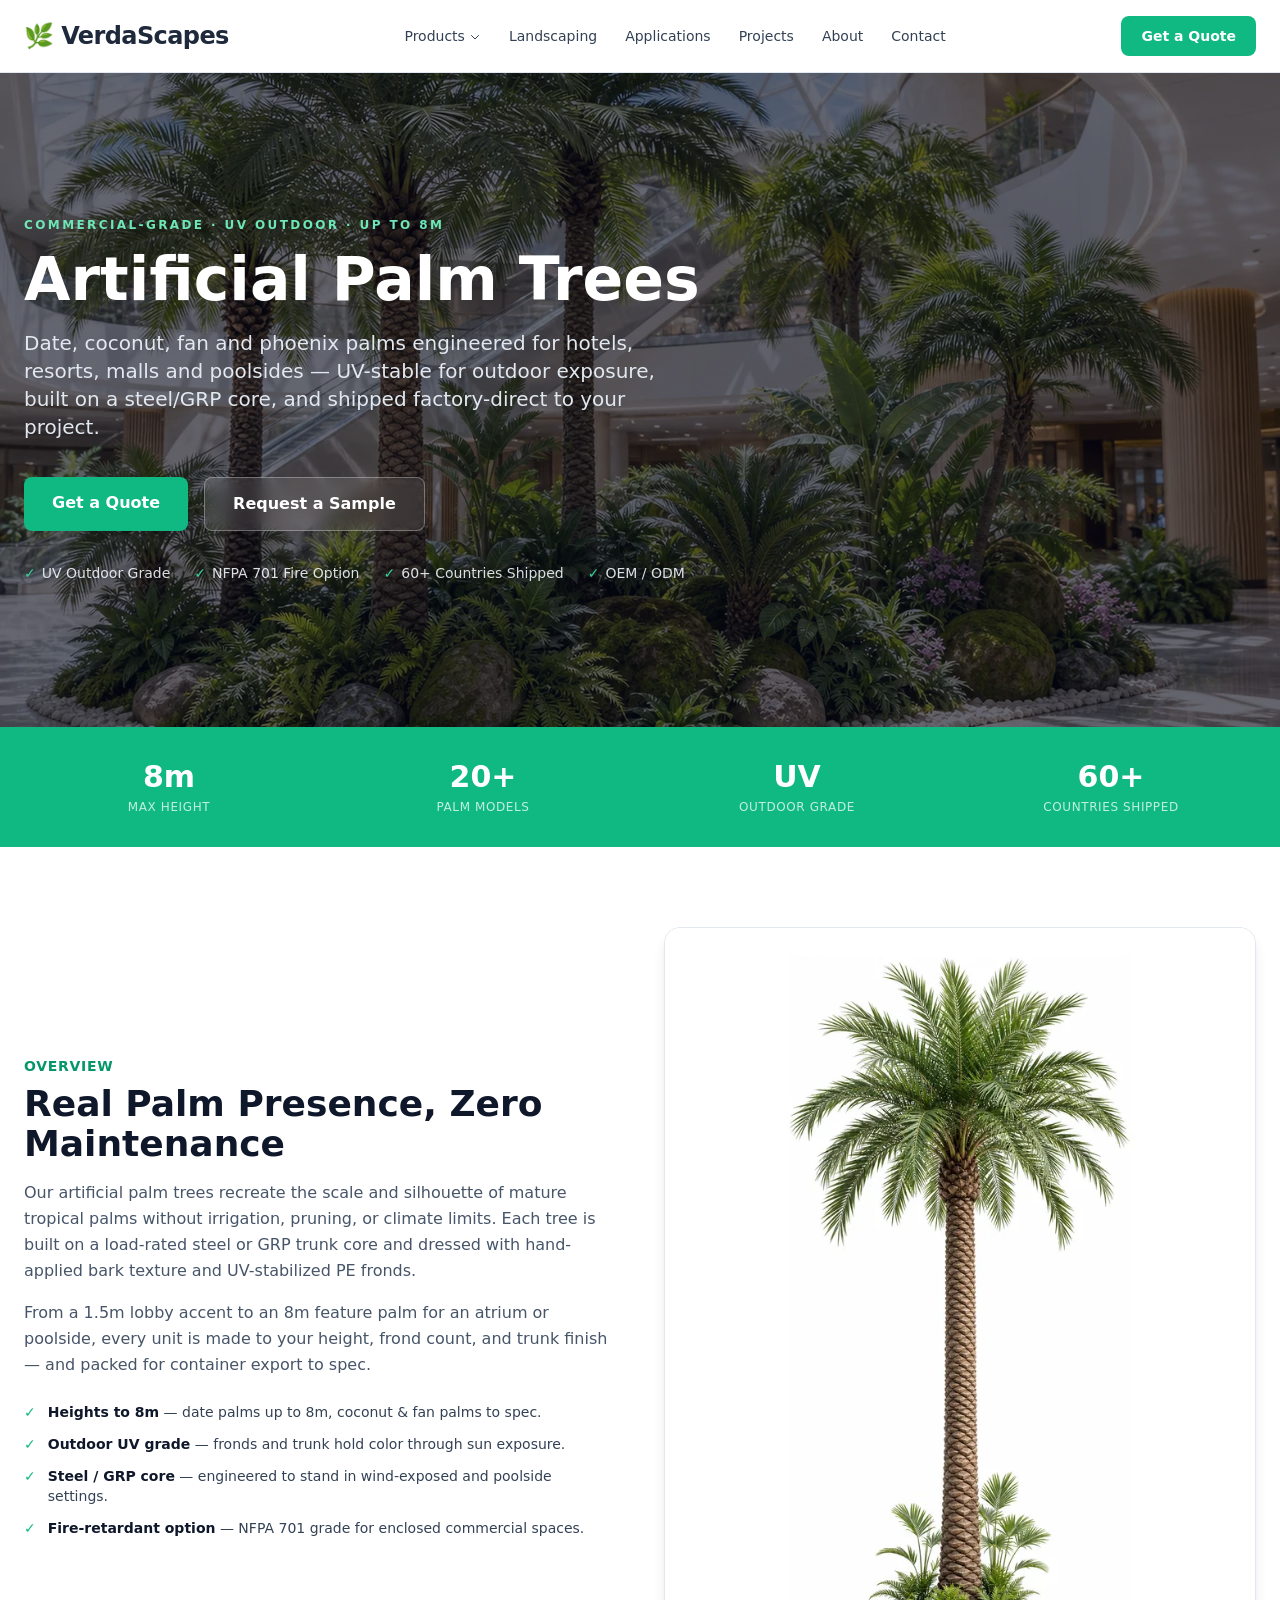
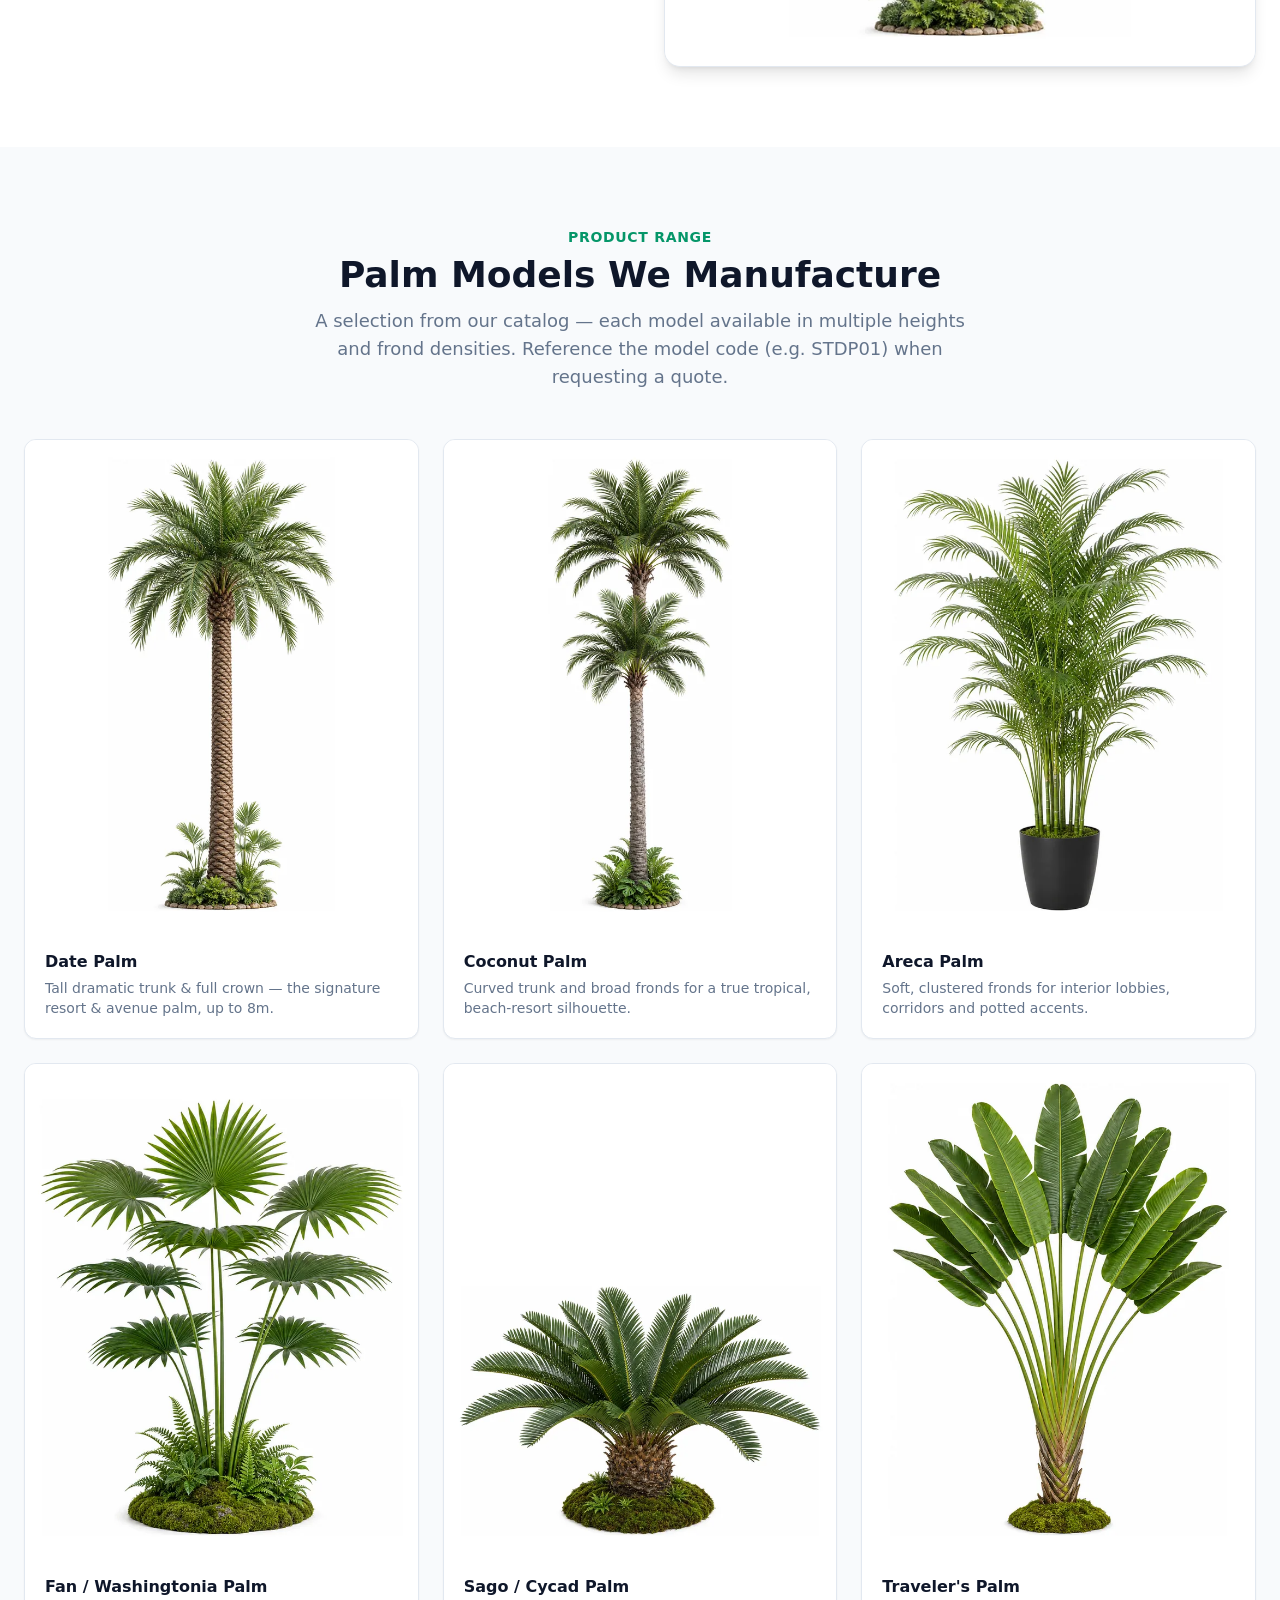
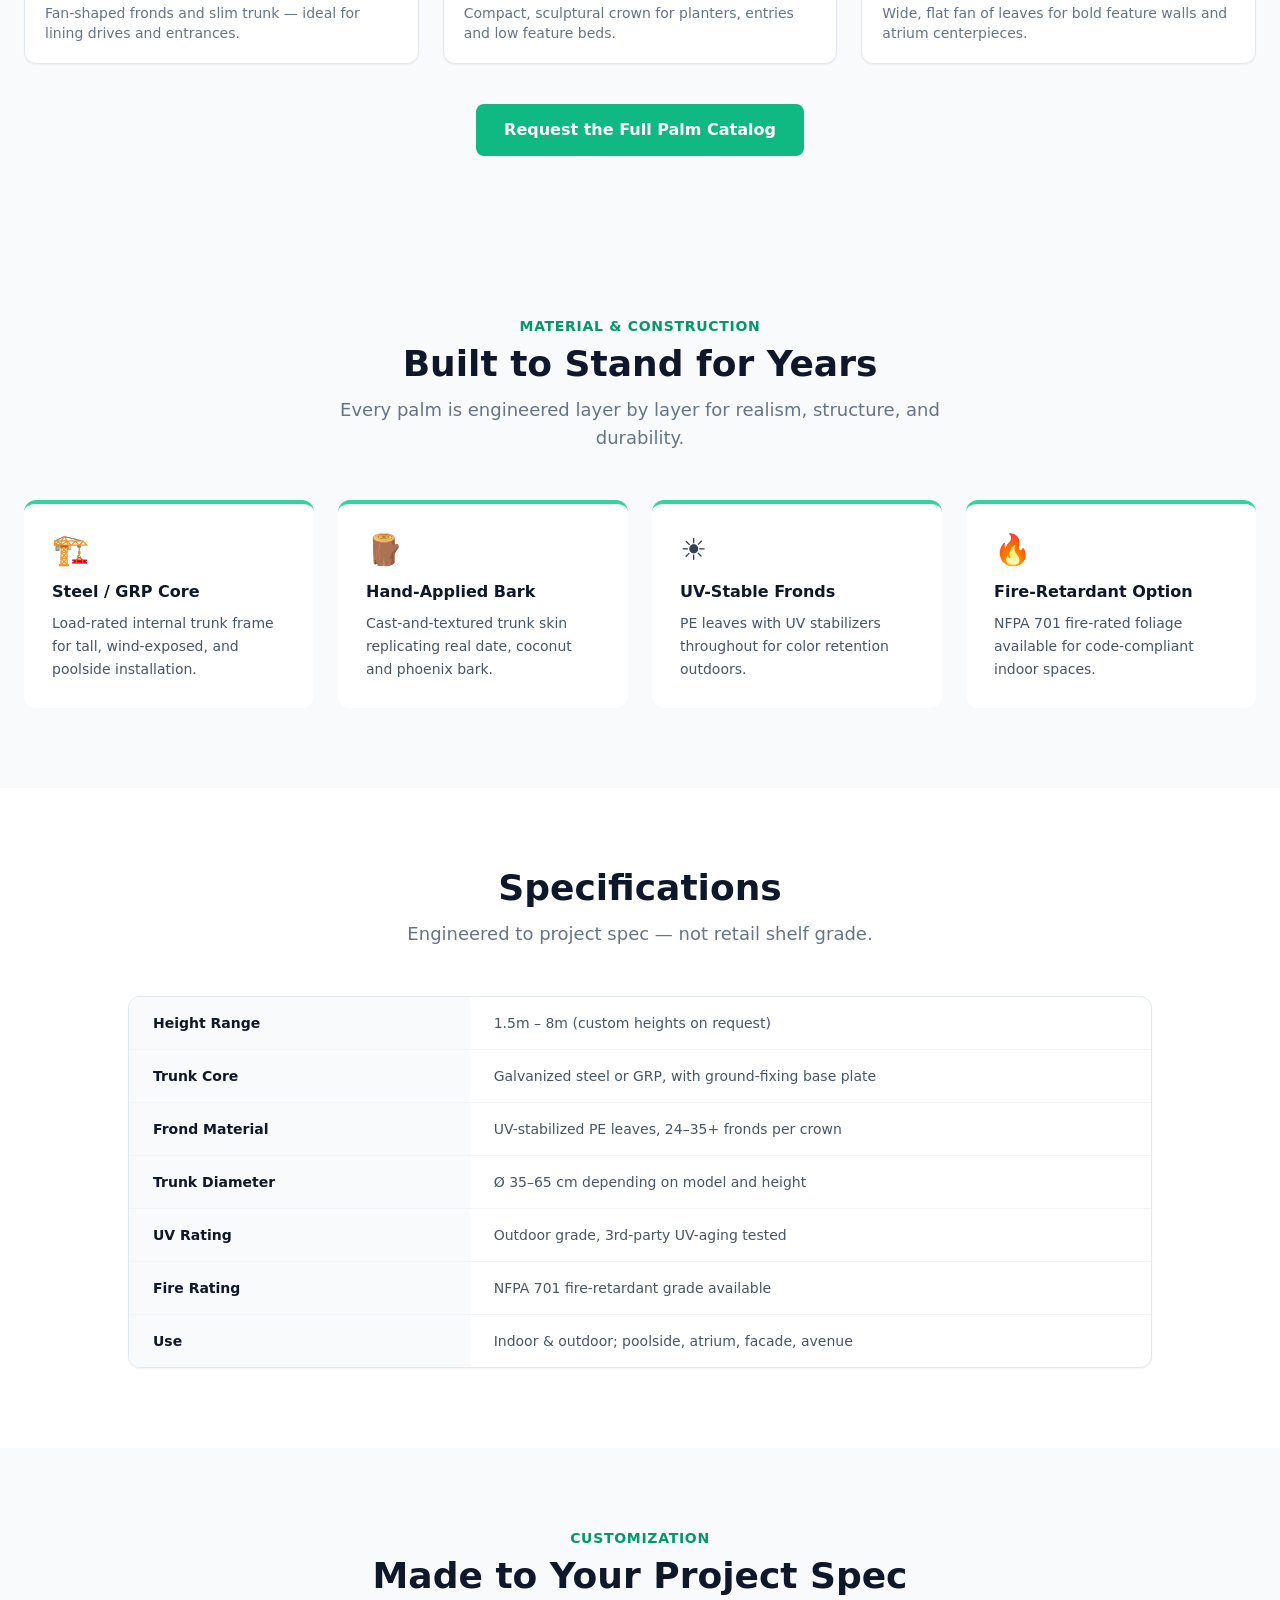
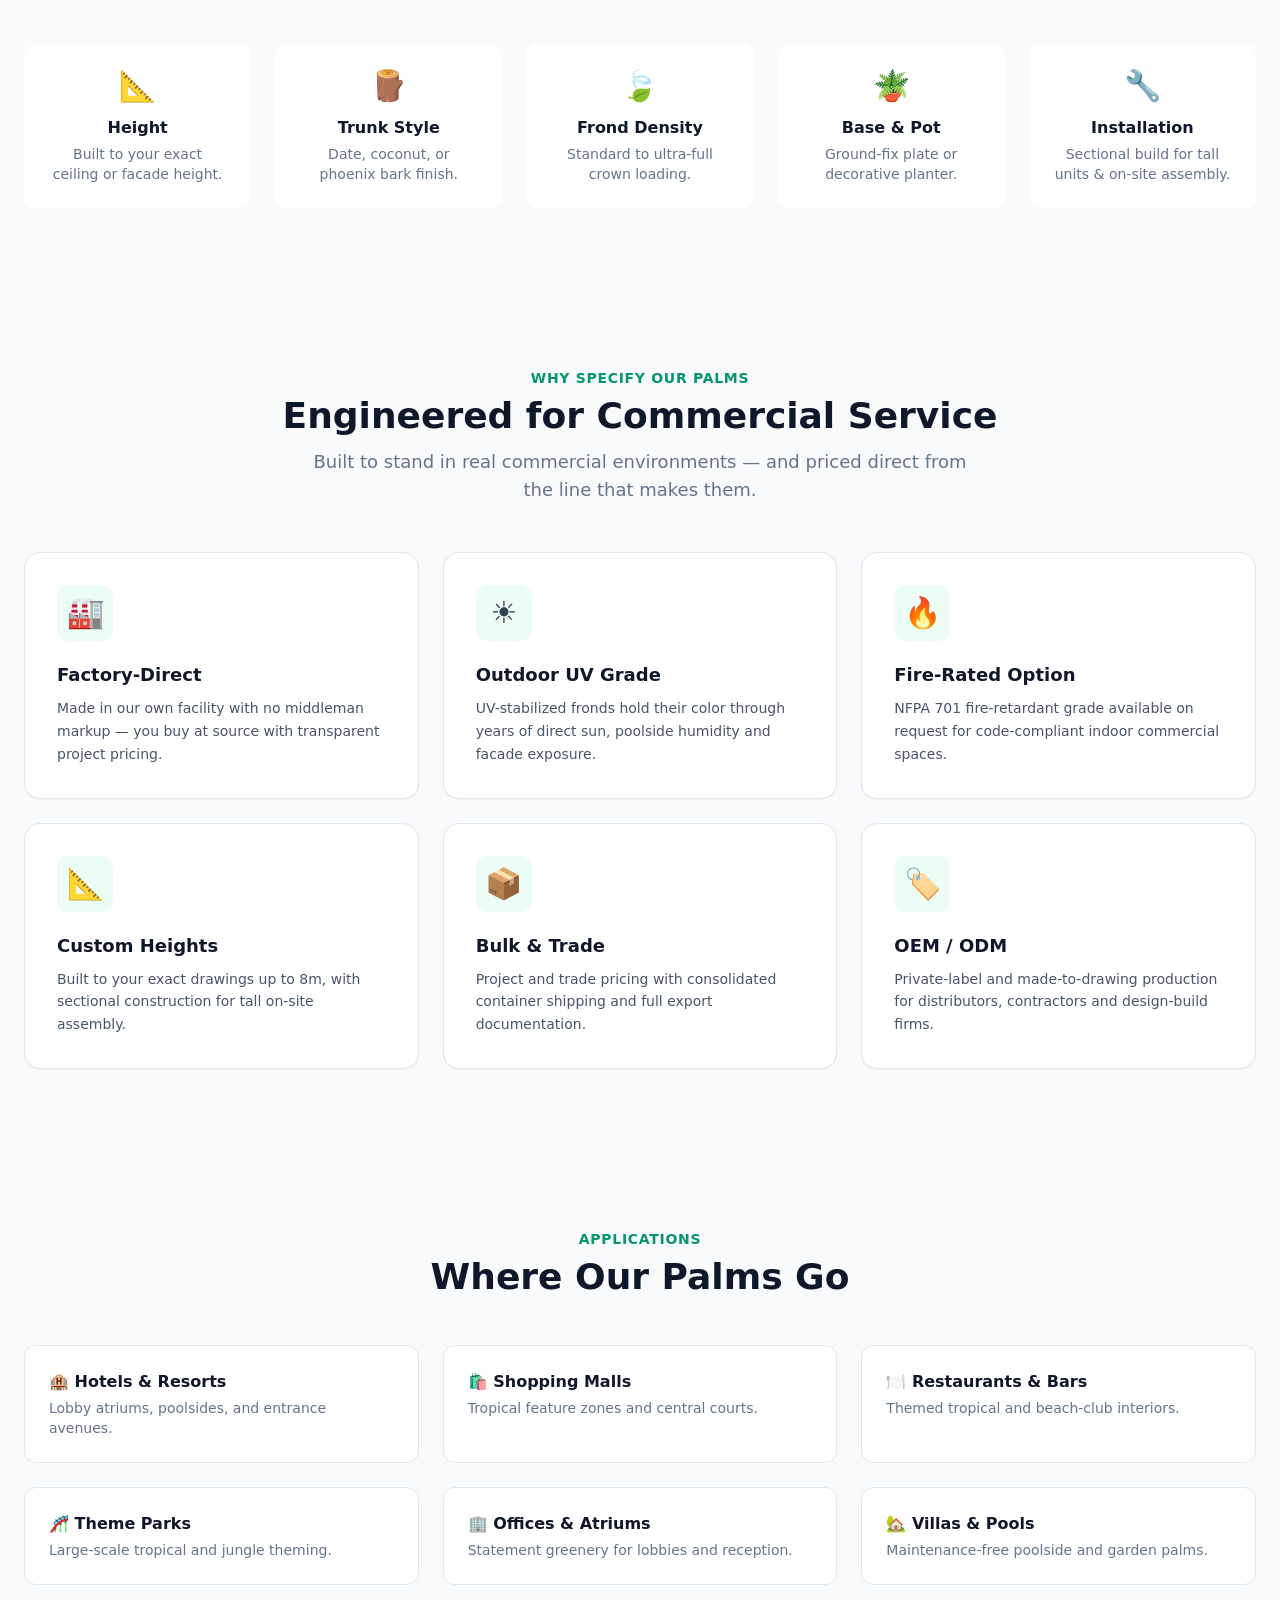
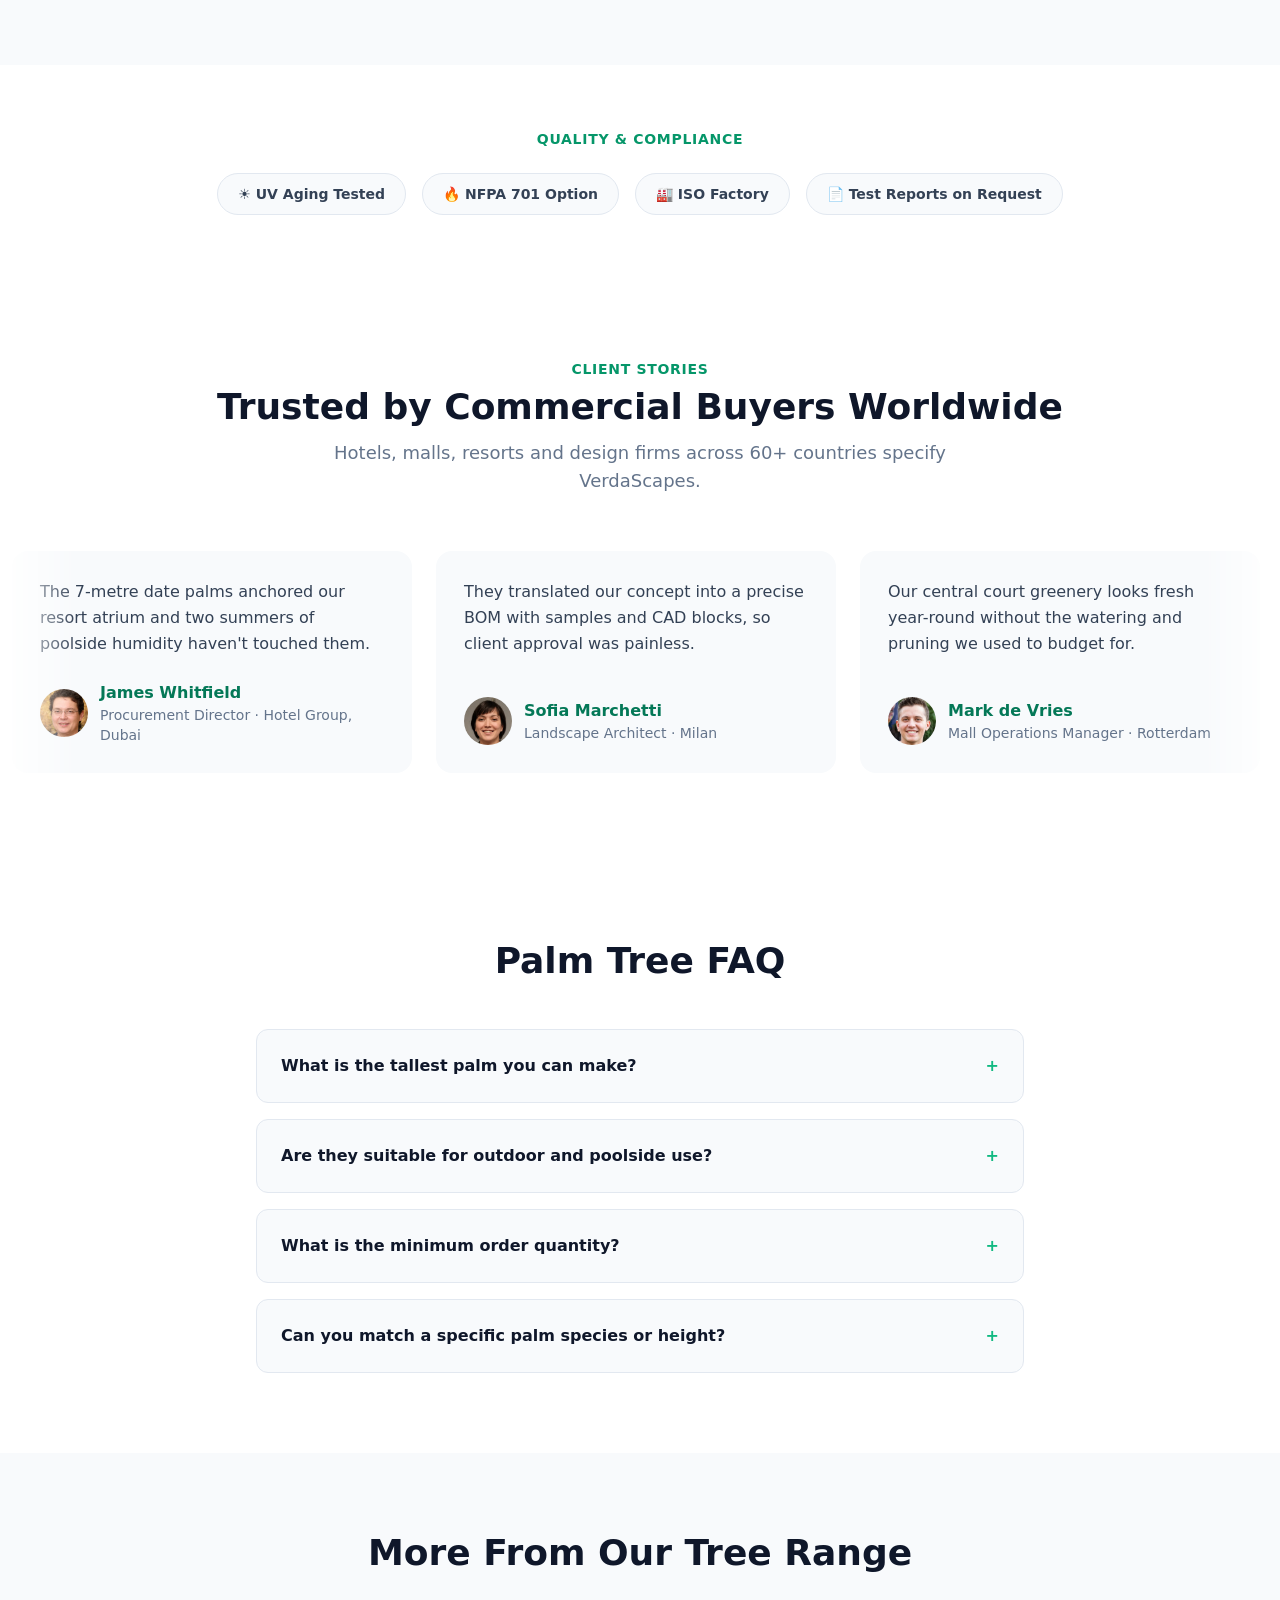
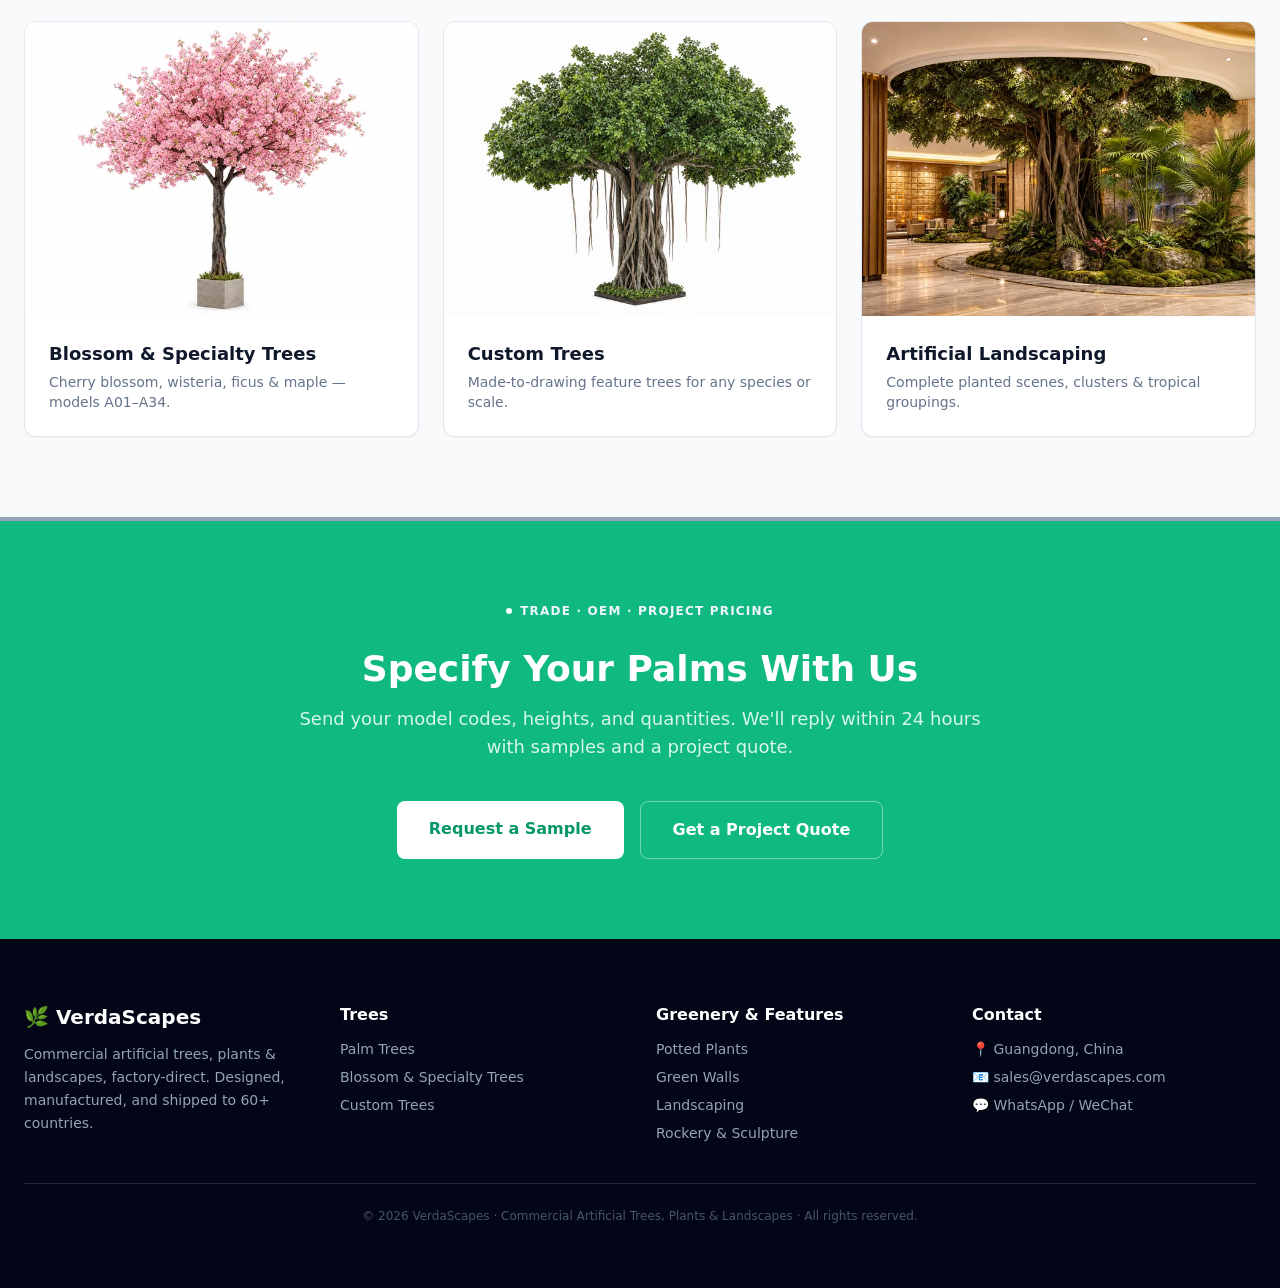
<file: palm-trees.html>
<!DOCTYPE html>
<html lang="en">
<head>
<meta charset="UTF-8">
<meta name="viewport" content="width=device-width, initial-scale=1">
<title>Artificial Palm Trees | Commercial Faux Palms up to 8m | VerdaScapes</title>
<meta name="description" content="Commercial-grade artificial palm trees — date palm, coconut, fan & phoenix palms up to 8m. UV-stable outdoor grade, fire-retardant option, steel/GRP trunk core. Factory-direct, custom heights & OEM to 60+ countries.">
<link rel="canonical" href="https://verdascapes.com/palm-trees.html">
<link rel="stylesheet" href="./tailwind.css?v=202605301621">
<style>
  html{scroll-behavior:smooth}
  .marquee-wrap{overflow:hidden;-webkit-mask-image:linear-gradient(90deg,transparent,#000 6%,#000 94%,transparent);mask-image:linear-gradient(90deg,transparent,#000 6%,#000 94%,transparent)}
  .marquee-track{display:flex;gap:1.5rem;width:max-content;padding:0.5rem 0.75rem;animation:vs-marquee 60s linear infinite}
  .marquee-wrap:hover .marquee-track{animation-play-state:paused}
  @keyframes vs-marquee{from{transform:translateX(0)}to{transform:translateX(-50%)}}
  @media (prefers-reduced-motion:reduce){.marquee-wrap{-webkit-mask-image:none;mask-image:none}.marquee-track{animation:none;flex-wrap:wrap;justify-content:center;width:auto;gap:1.5rem}.marquee-dup{display:none}}
</style>
<link rel="preload" as="image" href="./images/cat-palm-hero.webp">
</head>
<body class="font-sans text-slate-700">

<!-- NAVBAR -->
<nav class="bg-white/95 backdrop-blur border-b border-slate-200 py-4 px-6 sticky top-0 z-50">
  <div class="max-w-7xl mx-auto flex items-center justify-between relative">
    <a href="./index.html" class="font-bold text-2xl text-slate-800 tracking-tight">🌿 VerdaScapes</a>
    <div class="hidden lg:flex items-center gap-7 text-sm font-medium text-slate-700">
      <div class="relative group">
        <button class="flex items-center gap-1 hover:text-emerald-600">Products
          <svg class="w-3 h-3 mt-0.5" fill="none" stroke="currentColor" viewBox="0 0 24 24"><path stroke-linecap="round" stroke-linejoin="round" stroke-width="2" d="M19 9l-7 7-7-7"/></svg>
        </button>
        <div class="absolute left-0 top-full pt-3 hidden group-hover:block z-50">
          <div class="bg-white shadow-xl rounded-xl border border-slate-200 py-2 w-72">
            <div class="px-4 pt-1 pb-1 text-[11px] font-bold uppercase tracking-wider text-emerald-600">Trees</div>
            <a href="./palm-trees.html" class="block px-4 py-2 text-sm text-emerald-700 bg-emerald-50 font-semibold">Palm Trees</a>
            <a href="./blossom-trees.html" class="block px-4 py-2 text-sm text-slate-700 hover:bg-emerald-50 hover:text-emerald-700">Blossom &amp; Specialty Trees</a>
            <a href="./custom-trees.html" class="block px-4 py-2 text-sm text-slate-700 hover:bg-emerald-50 hover:text-emerald-700">Custom Trees</a>
            <div class="border-t border-slate-100 my-1"></div>
            <div class="px-4 pt-1 pb-1 text-[11px] font-bold uppercase tracking-wider text-emerald-600">Plants &amp; Greenery</div>
            <a href="./potted-plants.html" class="block px-4 py-2 text-sm text-slate-700 hover:bg-emerald-50 hover:text-emerald-700">Potted Plants</a>
            <a href="./green-walls.html" class="block px-4 py-2 text-sm text-slate-700 hover:bg-emerald-50 hover:text-emerald-700">Green Walls</a>
            <a href="./artificial-turf.html" class="block px-4 py-2 text-sm text-slate-700 hover:bg-emerald-50 hover:text-emerald-700">Artificial Turf &amp; Grass</a>
            <div class="border-t border-slate-100 my-1"></div>
            <div class="px-4 pt-1 pb-1 text-[11px] font-bold uppercase tracking-wider text-emerald-600">Landscape Features</div>
            <a href="./rockery.html" class="block px-4 py-2 text-sm text-slate-700 hover:bg-emerald-50 hover:text-emerald-700">Rockery &amp; Faux Rock</a>
            <a href="./green-sculpture.html" class="block px-4 py-2 text-sm text-slate-700 hover:bg-emerald-50 hover:text-emerald-700">Green Sculpture (Topiary)</a>
          </div>
        </div>
      </div>
      <a href="./landscaping.html" class="hover:text-emerald-600">Landscaping</a>
      <a href="./index.html#applications" class="hover:text-emerald-600">Applications</a>
      <a href="./index.html#projects" class="hover:text-emerald-600">Projects</a>
      <a href="./about.html" class="hover:text-emerald-600">About</a>
      <a href="./contact.html" class="hover:text-emerald-600">Contact</a>
    </div>
    <a href="./contact.html#quote-form" class="hidden lg:inline-block bg-emerald-500 hover:bg-emerald-600 text-white font-semibold px-5 py-2.5 rounded-lg text-sm transition">Get a Quote</a>
    <input type="checkbox" id="mnav" class="peer hidden">
    <label for="mnav" class="lg:hidden cursor-pointer text-3xl leading-none text-slate-700 select-none">&#9776;</label>
    <div class="hidden peer-checked:flex lg:hidden flex-col absolute top-full left-0 right-0 bg-white border-b border-slate-200 shadow-lg px-6 py-4 gap-0.5 text-sm font-medium text-slate-700">
      <span class="text-xs uppercase tracking-wider text-emerald-600 font-bold pb-1">Trees</span>
      <a href="./palm-trees.html" class="py-2 pl-3 text-emerald-700 font-semibold">Palm Trees</a>
      <a href="./blossom-trees.html" class="py-2 pl-3 hover:text-emerald-600">Blossom &amp; Specialty Trees</a>
      <a href="./custom-trees.html" class="py-2 pl-3 hover:text-emerald-600">Custom Trees</a>
      <span class="text-xs uppercase tracking-wider text-emerald-600 font-bold pt-2 pb-1">Plants &amp; Greenery</span>
      <a href="./potted-plants.html" class="py-2 pl-3 hover:text-emerald-600">Potted Plants</a>
      <a href="./green-walls.html" class="py-2 pl-3 hover:text-emerald-600">Green Walls</a>
      <a href="./artificial-turf.html" class="py-2 pl-3 hover:text-emerald-600">Artificial Turf &amp; Grass</a>
      <span class="text-xs uppercase tracking-wider text-emerald-600 font-bold pt-2 pb-1">Landscape Features</span>
      <a href="./rockery.html" class="py-2 pl-3 hover:text-emerald-600">Rockery &amp; Faux Rock</a>
      <a href="./green-sculpture.html" class="py-2 pl-3 hover:text-emerald-600">Green Sculpture (Topiary)</a>
      <hr class="my-2 border-slate-200">
      <a href="./landscaping.html" class="py-2 font-semibold hover:text-emerald-600">Landscaping</a>
      <a href="./about.html" class="py-2 hover:text-emerald-600">About</a>
      <a href="./contact.html" class="py-2 hover:text-emerald-600">Contact</a>
      <a href="./contact.html#quote-form" class="mt-2 bg-emerald-500 hover:bg-emerald-600 text-white text-center font-semibold px-5 py-2.5 rounded-lg">Get a Quote</a>
    </div>
  </div>
</nav>

<!-- HERO -->
<section class="relative">
  <img fetchpriority="high" src="./images/cat-palm-hero.webp" class="absolute inset-0 w-full h-full object-cover" alt="Artificial palm trees installed in a shopping mall atrium">
  <div class="absolute inset-0 bg-slate-950/60"></div>
  <div class="relative max-w-7xl mx-auto px-6 py-28 md:py-36 text-white">
    <div class="text-xs font-semibold uppercase tracking-[0.2em] text-emerald-300 mb-4">Commercial-Grade · UV Outdoor · Up to 8m</div>
    <h1 class="text-4xl md:text-6xl font-bold leading-tight max-w-3xl">Artificial Palm Trees</h1>
    <p class="mt-5 text-lg md:text-xl text-slate-200 max-w-2xl">Date, coconut, fan and phoenix palms engineered for hotels, resorts, malls and poolsides — UV-stable for outdoor exposure, built on a steel/GRP core, and shipped factory-direct to your project.</p>
    <div class="mt-9 flex flex-wrap gap-4">
      <a href="./contact.html#quote-form" class="bg-emerald-500 hover:bg-emerald-600 text-white font-semibold px-7 py-3.5 rounded-lg transition">Get a Quote</a>
      <a href="./contact.html#quote-form" class="bg-white/10 backdrop-blur border border-white/30 hover:bg-white/20 text-white font-semibold px-7 py-3.5 rounded-lg transition">Request a Sample</a>
    </div>
    <div class="mt-8 flex flex-wrap gap-x-6 gap-y-2 text-sm text-slate-100/90">
      <span class="flex items-center gap-1.5"><span class="text-emerald-400 font-bold">✓</span> UV Outdoor Grade</span>
      <span class="flex items-center gap-1.5"><span class="text-emerald-400 font-bold">✓</span> NFPA 701 Fire Option</span>
      <span class="flex items-center gap-1.5"><span class="text-emerald-400 font-bold">✓</span> 60+ Countries Shipped</span>
      <span class="flex items-center gap-1.5"><span class="text-emerald-400 font-bold">✓</span> OEM / ODM</span>
    </div>
  </div>
</section>

<!-- TRUST STRIP -->
<section class="bg-emerald-500 text-white">
  <div class="max-w-7xl mx-auto grid grid-cols-2 md:grid-cols-4 gap-6 text-center py-8 px-6">
    <div><div class="text-3xl font-bold">8m</div><div class="text-xs text-emerald-50/80 uppercase tracking-wider mt-1">Max Height</div></div>
    <div><div class="text-3xl font-bold">20+</div><div class="text-xs text-emerald-50/80 uppercase tracking-wider mt-1">Palm Models</div></div>
    <div><div class="text-3xl font-bold">UV</div><div class="text-xs text-emerald-50/80 uppercase tracking-wider mt-1">Outdoor Grade</div></div>
    <div><div class="text-3xl font-bold">60+</div><div class="text-xs text-emerald-50/80 uppercase tracking-wider mt-1">Countries Shipped</div></div>
  </div>
</section>

<!-- OVERVIEW -->
<section class="py-20 px-6 bg-white">
  <div class="max-w-7xl mx-auto grid md:grid-cols-2 gap-12 items-center">
    <div>
      <div class="text-sm font-semibold text-emerald-600 uppercase tracking-wider mb-2">Overview</div>
      <h2 class="text-4xl font-bold text-slate-900 mb-4">Real Palm Presence, Zero Maintenance</h2>
      <p class="text-slate-600 leading-relaxed mb-4">Our artificial palm trees recreate the scale and silhouette of mature tropical palms without irrigation, pruning, or climate limits. Each tree is built on a load-rated steel or GRP trunk core and dressed with hand-applied bark texture and UV-stabilized PE fronds.</p>
      <p class="text-slate-600 leading-relaxed mb-6">From a 1.5m lobby accent to an 8m feature palm for an atrium or poolside, every unit is made to your height, frond count, and trunk finish — and packed for container export to spec.</p>
      <ul class="space-y-3 text-sm">
        <li class="flex gap-3"><span class="text-emerald-500 font-bold">✓</span><span><b class="text-slate-900">Heights to 8m</b> — date palms up to 8m, coconut & fan palms to spec.</span></li>
        <li class="flex gap-3"><span class="text-emerald-500 font-bold">✓</span><span><b class="text-slate-900">Outdoor UV grade</b> — fronds and trunk hold color through sun exposure.</span></li>
        <li class="flex gap-3"><span class="text-emerald-500 font-bold">✓</span><span><b class="text-slate-900">Steel / GRP core</b> — engineered to stand in wind-exposed and poolside settings.</span></li>
        <li class="flex gap-3"><span class="text-emerald-500 font-bold">✓</span><span><b class="text-slate-900">Fire-retardant option</b> — NFPA 701 grade for enclosed commercial spaces.</span></li>
      </ul>
    </div>
    <div class="rounded-2xl overflow-hidden shadow-lg border border-slate-200 bg-slate-50">
      <img loading="lazy" decoding="async" src="./images/palm-prod-1.webp" class="w-full h-full object-cover" alt="Artificial date palm tree">
    </div>
  </div>
</section>

<!-- PRODUCT RANGE GALLERY -->
<section class="py-20 px-6 bg-slate-50">
  <div class="max-w-7xl mx-auto">
    <div class="text-center mb-12">
      <div class="text-sm font-semibold text-emerald-600 uppercase tracking-wider mb-2">Product Range</div>
      <h2 class="text-4xl font-bold text-slate-900 mb-3">Palm Models We Manufacture</h2>
      <p class="text-slate-500 text-lg max-w-2xl mx-auto">A selection from our catalog — each model available in multiple heights and frond densities. Reference the model code (e.g. STDP01) when requesting a quote.</p>
    </div>
    <div class="grid grid-cols-2 md:grid-cols-3 gap-6">
      <a href="./contact.html#quote-form" class="group block bg-white rounded-xl overflow-hidden shadow-sm border border-slate-200 hover:shadow-lg hover:-translate-y-1 transition"><div class="aspect-[4/5] bg-white overflow-hidden"><img loading="lazy" decoding="async" src="./images/palm-prod-1.webp" class="w-full h-full object-cover group-hover:scale-105 transition" alt="Artificial date palm tree"></div><div class="p-5"><h3 class="font-bold text-slate-900 mb-1">Date Palm</h3><p class="text-sm text-slate-500">Tall dramatic trunk &amp; full crown — the signature resort &amp; avenue palm, up to 8m.</p></div></a>
      <a href="./contact.html#quote-form" class="group block bg-white rounded-xl overflow-hidden shadow-sm border border-slate-200 hover:shadow-lg hover:-translate-y-1 transition"><div class="aspect-[4/5] bg-white overflow-hidden"><img loading="lazy" decoding="async" src="./images/palm-prod-2.webp" class="w-full h-full object-cover group-hover:scale-105 transition" alt="Artificial coconut palm tree"></div><div class="p-5"><h3 class="font-bold text-slate-900 mb-1">Coconut Palm</h3><p class="text-sm text-slate-500">Curved trunk and broad fronds for a true tropical, beach-resort silhouette.</p></div></a>
      <a href="./contact.html#quote-form" class="group block bg-white rounded-xl overflow-hidden shadow-sm border border-slate-200 hover:shadow-lg hover:-translate-y-1 transition"><div class="aspect-[4/5] bg-white overflow-hidden"><img loading="lazy" decoding="async" src="./images/palm-prod-3.webp" class="w-full h-full object-cover group-hover:scale-105 transition" alt="Artificial areca palm"></div><div class="p-5"><h3 class="font-bold text-slate-900 mb-1">Areca Palm</h3><p class="text-sm text-slate-500">Soft, clustered fronds for interior lobbies, corridors and potted accents.</p></div></a>
      <a href="./contact.html#quote-form" class="group block bg-white rounded-xl overflow-hidden shadow-sm border border-slate-200 hover:shadow-lg hover:-translate-y-1 transition"><div class="aspect-[4/5] bg-white overflow-hidden"><img loading="lazy" decoding="async" src="./images/palm-prod-4.webp" class="w-full h-full object-cover group-hover:scale-105 transition" alt="Artificial fan palm"></div><div class="p-5"><h3 class="font-bold text-slate-900 mb-1">Fan / Washingtonia Palm</h3><p class="text-sm text-slate-500">Fan-shaped fronds and slim trunk — ideal for lining drives and entrances.</p></div></a>
      <a href="./contact.html#quote-form" class="group block bg-white rounded-xl overflow-hidden shadow-sm border border-slate-200 hover:shadow-lg hover:-translate-y-1 transition"><div class="aspect-[4/5] bg-white overflow-hidden"><img loading="lazy" decoding="async" src="./images/palm-prod-5.webp" class="w-full h-full object-cover group-hover:scale-105 transition" alt="Artificial sago cycad palm"></div><div class="p-5"><h3 class="font-bold text-slate-900 mb-1">Sago / Cycad Palm</h3><p class="text-sm text-slate-500">Compact, sculptural crown for planters, entries and low feature beds.</p></div></a>
      <a href="./contact.html#quote-form" class="group block bg-white rounded-xl overflow-hidden shadow-sm border border-slate-200 hover:shadow-lg hover:-translate-y-1 transition"><div class="aspect-[4/5] bg-white overflow-hidden"><img loading="lazy" decoding="async" src="./images/palm-prod-6.webp" class="w-full h-full object-cover group-hover:scale-105 transition" alt="Artificial traveler's palm"></div><div class="p-5"><h3 class="font-bold text-slate-900 mb-1">Traveler's Palm</h3><p class="text-sm text-slate-500">Wide, flat fan of leaves for bold feature walls and atrium centerpieces.</p></div></a>
    </div>
    <div class="text-center mt-10"><a href="./contact.html#quote-form" class="inline-block bg-emerald-500 hover:bg-emerald-600 text-white font-semibold px-7 py-3.5 rounded-lg transition">Request the Full Palm Catalog</a></div>
  </div>
</section>

<!-- MATERIAL & CONSTRUCTION -->
<section class="py-20 px-6 bg-slate-50">
  <div class="max-w-7xl mx-auto">
    <div class="text-center mb-12">
      <div class="text-sm font-semibold text-emerald-600 uppercase tracking-wider mb-2">Material &amp; Construction</div>
      <h2 class="text-4xl font-bold text-slate-900 mb-3">Built to Stand for Years</h2>
      <p class="text-slate-500 text-lg max-w-2xl mx-auto">Every palm is engineered layer by layer for realism, structure, and durability.</p>
    </div>
    <div class="grid grid-cols-1 md:grid-cols-4 gap-6">
      <div class="bg-white rounded-xl p-7 border-t-4 border-emerald-400"><div class="text-3xl mb-3">🏗️</div><h3 class="font-bold text-slate-900 mb-2">Steel / GRP Core</h3><p class="text-sm text-slate-600 leading-relaxed">Load-rated internal trunk frame for tall, wind-exposed, and poolside installation.</p></div>
      <div class="bg-white rounded-xl p-7 border-t-4 border-emerald-400"><div class="text-3xl mb-3">🪵</div><h3 class="font-bold text-slate-900 mb-2">Hand-Applied Bark</h3><p class="text-sm text-slate-600 leading-relaxed">Cast-and-textured trunk skin replicating real date, coconut and phoenix bark.</p></div>
      <div class="bg-white rounded-xl p-7 border-t-4 border-emerald-400"><div class="text-3xl mb-3">☀️</div><h3 class="font-bold text-slate-900 mb-2">UV-Stable Fronds</h3><p class="text-sm text-slate-600 leading-relaxed">PE leaves with UV stabilizers throughout for color retention outdoors.</p></div>
      <div class="bg-white rounded-xl p-7 border-t-4 border-emerald-400"><div class="text-3xl mb-3">🔥</div><h3 class="font-bold text-slate-900 mb-2">Fire-Retardant Option</h3><p class="text-sm text-slate-600 leading-relaxed">NFPA 701 fire-rated foliage available for code-compliant indoor spaces.</p></div>
    </div>
  </div>
</section>

<!-- SPECS -->
<section class="py-20 px-6 bg-white">
  <div class="max-w-5xl mx-auto">
    <div class="text-center mb-12">
      <h2 class="text-4xl font-bold text-slate-900 mb-3">Specifications</h2>
      <p class="text-slate-500 text-lg">Engineered to project spec — not retail shelf grade.</p>
    </div>
    <div class="bg-white rounded-xl shadow-sm border border-slate-200 overflow-hidden">
      <table class="w-full text-sm">
        <tbody class="divide-y divide-slate-100">
          <tr><td class="px-6 py-4 font-semibold text-slate-900 bg-slate-50 w-1/3">Height Range</td><td class="px-6 py-4 text-slate-600">1.5m – 8m (custom heights on request)</td></tr>
          <tr><td class="px-6 py-4 font-semibold text-slate-900 bg-slate-50">Trunk Core</td><td class="px-6 py-4 text-slate-600">Galvanized steel or GRP, with ground-fixing base plate</td></tr>
          <tr><td class="px-6 py-4 font-semibold text-slate-900 bg-slate-50">Frond Material</td><td class="px-6 py-4 text-slate-600">UV-stabilized PE leaves, 24–35+ fronds per crown</td></tr>
          <tr><td class="px-6 py-4 font-semibold text-slate-900 bg-slate-50">Trunk Diameter</td><td class="px-6 py-4 text-slate-600">Ø 35–65 cm depending on model and height</td></tr>
          <tr><td class="px-6 py-4 font-semibold text-slate-900 bg-slate-50">UV Rating</td><td class="px-6 py-4 text-slate-600">Outdoor grade, 3rd-party UV-aging tested</td></tr>
          <tr><td class="px-6 py-4 font-semibold text-slate-900 bg-slate-50">Fire Rating</td><td class="px-6 py-4 text-slate-600">NFPA 701 fire-retardant grade available</td></tr>
          <tr><td class="px-6 py-4 font-semibold text-slate-900 bg-slate-50">Use</td><td class="px-6 py-4 text-slate-600">Indoor &amp; outdoor; poolside, atrium, facade, avenue</td></tr>
        </tbody>
      </table>
    </div>
  </div>
</section>

<!-- CUSTOMIZATION -->
<section class="py-20 px-6 bg-slate-50">
  <div class="max-w-7xl mx-auto">
    <div class="text-center mb-12">
      <div class="text-sm font-semibold text-emerald-600 uppercase tracking-wider mb-2">Customization</div>
      <h2 class="text-4xl font-bold text-slate-900 mb-3">Made to Your Project Spec</h2>
    </div>
    <div class="grid grid-cols-2 md:grid-cols-5 gap-6">
      <div class="text-center p-6 bg-white rounded-xl"><div class="text-3xl mb-3">📐</div><h3 class="font-bold text-slate-900 mb-1">Height</h3><p class="text-sm text-slate-500">Built to your exact ceiling or facade height.</p></div>
      <div class="text-center p-6 bg-white rounded-xl"><div class="text-3xl mb-3">🪵</div><h3 class="font-bold text-slate-900 mb-1">Trunk Style</h3><p class="text-sm text-slate-500">Date, coconut, or phoenix bark finish.</p></div>
      <div class="text-center p-6 bg-white rounded-xl"><div class="text-3xl mb-3">🍃</div><h3 class="font-bold text-slate-900 mb-1">Frond Density</h3><p class="text-sm text-slate-500">Standard to ultra-full crown loading.</p></div>
      <div class="text-center p-6 bg-white rounded-xl"><div class="text-3xl mb-3">🪴</div><h3 class="font-bold text-slate-900 mb-1">Base &amp; Pot</h3><p class="text-sm text-slate-500">Ground-fix plate or decorative planter.</p></div>
      <div class="text-center p-6 bg-white rounded-xl"><div class="text-3xl mb-3">🔧</div><h3 class="font-bold text-slate-900 mb-1">Installation</h3><p class="text-sm text-slate-500">Sectional build for tall units &amp; on-site assembly.</p></div>
    </div>
  </div>
</section>

<!-- WHY CHOOSE -->
<section class="py-20 px-6 bg-slate-50">
  <div class="max-w-7xl mx-auto">
    <div class="text-center mb-12">
      <div class="text-sm font-semibold text-emerald-600 uppercase tracking-wider mb-2">Why Specify Our Palms</div>
      <h2 class="text-4xl font-bold text-slate-900 mb-3">Engineered for Commercial Service</h2>
      <p class="text-slate-500 text-lg max-w-2xl mx-auto">Built to stand in real commercial environments — and priced direct from the line that makes them.</p>
    </div>
    <div class="grid grid-cols-1 sm:grid-cols-2 lg:grid-cols-3 gap-6">
      <div class="bg-white rounded-2xl border border-slate-200 p-8 shadow-sm hover:shadow-lg hover:-translate-y-1 transition">
        <div class="w-14 h-14 rounded-xl bg-emerald-50 flex items-center justify-center text-3xl mb-5">🏭</div>
        <h3 class="text-lg font-bold text-slate-900 mb-2">Factory-Direct</h3>
        <p class="text-sm text-slate-600 leading-relaxed">Made in our own facility with no middleman markup — you buy at source with transparent project pricing.</p>
      </div>
      <div class="bg-white rounded-2xl border border-slate-200 p-8 shadow-sm hover:shadow-lg hover:-translate-y-1 transition">
        <div class="w-14 h-14 rounded-xl bg-emerald-50 flex items-center justify-center text-3xl mb-5">☀️</div>
        <h3 class="text-lg font-bold text-slate-900 mb-2">Outdoor UV Grade</h3>
        <p class="text-sm text-slate-600 leading-relaxed">UV-stabilized fronds hold their color through years of direct sun, poolside humidity and facade exposure.</p>
      </div>
      <div class="bg-white rounded-2xl border border-slate-200 p-8 shadow-sm hover:shadow-lg hover:-translate-y-1 transition">
        <div class="w-14 h-14 rounded-xl bg-emerald-50 flex items-center justify-center text-3xl mb-5">🔥</div>
        <h3 class="text-lg font-bold text-slate-900 mb-2">Fire-Rated Option</h3>
        <p class="text-sm text-slate-600 leading-relaxed">NFPA 701 fire-retardant grade available on request for code-compliant indoor commercial spaces.</p>
      </div>
      <div class="bg-white rounded-2xl border border-slate-200 p-8 shadow-sm hover:shadow-lg hover:-translate-y-1 transition">
        <div class="w-14 h-14 rounded-xl bg-emerald-50 flex items-center justify-center text-3xl mb-5">📐</div>
        <h3 class="text-lg font-bold text-slate-900 mb-2">Custom Heights</h3>
        <p class="text-sm text-slate-600 leading-relaxed">Built to your exact drawings up to 8m, with sectional construction for tall on-site assembly.</p>
      </div>
      <div class="bg-white rounded-2xl border border-slate-200 p-8 shadow-sm hover:shadow-lg hover:-translate-y-1 transition">
        <div class="w-14 h-14 rounded-xl bg-emerald-50 flex items-center justify-center text-3xl mb-5">📦</div>
        <h3 class="text-lg font-bold text-slate-900 mb-2">Bulk &amp; Trade</h3>
        <p class="text-sm text-slate-600 leading-relaxed">Project and trade pricing with consolidated container shipping and full export documentation.</p>
      </div>
      <div class="bg-white rounded-2xl border border-slate-200 p-8 shadow-sm hover:shadow-lg hover:-translate-y-1 transition">
        <div class="w-14 h-14 rounded-xl bg-emerald-50 flex items-center justify-center text-3xl mb-5">🏷️</div>
        <h3 class="text-lg font-bold text-slate-900 mb-2">OEM / ODM</h3>
        <p class="text-sm text-slate-600 leading-relaxed">Private-label and made-to-drawing production for distributors, contractors and design-build firms.</p>
      </div>
    </div>
  </div>
</section>

<!-- APPLICATIONS -->
<section class="py-20 px-6 bg-slate-50">
  <div class="max-w-7xl mx-auto">
    <div class="text-center mb-12">
      <div class="text-sm font-semibold text-emerald-600 uppercase tracking-wider mb-2">Applications</div>
      <h2 class="text-4xl font-bold text-slate-900 mb-3">Where Our Palms Go</h2>
    </div>
    <div class="grid grid-cols-2 md:grid-cols-3 gap-6">
      <div class="bg-white rounded-xl p-6 border border-slate-200"><h3 class="font-bold text-slate-900 mb-1">🏨 Hotels &amp; Resorts</h3><p class="text-sm text-slate-500">Lobby atriums, poolsides, and entrance avenues.</p></div>
      <div class="bg-white rounded-xl p-6 border border-slate-200"><h3 class="font-bold text-slate-900 mb-1">🛍️ Shopping Malls</h3><p class="text-sm text-slate-500">Tropical feature zones and central courts.</p></div>
      <div class="bg-white rounded-xl p-6 border border-slate-200"><h3 class="font-bold text-slate-900 mb-1">🍽️ Restaurants &amp; Bars</h3><p class="text-sm text-slate-500">Themed tropical and beach-club interiors.</p></div>
      <div class="bg-white rounded-xl p-6 border border-slate-200"><h3 class="font-bold text-slate-900 mb-1">🎢 Theme Parks</h3><p class="text-sm text-slate-500">Large-scale tropical and jungle theming.</p></div>
      <div class="bg-white rounded-xl p-6 border border-slate-200"><h3 class="font-bold text-slate-900 mb-1">🏢 Offices &amp; Atriums</h3><p class="text-sm text-slate-500">Statement greenery for lobbies and reception.</p></div>
      <div class="bg-white rounded-xl p-6 border border-slate-200"><h3 class="font-bold text-slate-900 mb-1">🏡 Villas &amp; Pools</h3><p class="text-sm text-slate-500">Maintenance-free poolside and garden palms.</p></div>
    </div>
  </div>
</section>

<!-- CERTIFICATIONS -->
<section class="py-16 px-6 bg-white">
  <div class="max-w-5xl mx-auto text-center">
    <div class="text-sm font-semibold text-emerald-600 uppercase tracking-wider mb-6">Quality &amp; Compliance</div>
    <div class="flex flex-wrap justify-center gap-4 text-sm font-semibold text-slate-700">
      <span class="px-5 py-2.5 bg-slate-50 border border-slate-200 rounded-full">☀️ UV Aging Tested</span>
      <span class="px-5 py-2.5 bg-slate-50 border border-slate-200 rounded-full">🔥 NFPA 701 Option</span>
      <span class="px-5 py-2.5 bg-slate-50 border border-slate-200 rounded-full">🏭 ISO Factory</span>
      <span class="px-5 py-2.5 bg-slate-50 border border-slate-200 rounded-full">📄 Test Reports on Request</span>
    </div>
  </div>
</section>

<!-- TESTIMONIALS -->
<section class="py-20 bg-white overflow-hidden">
  <div class="max-w-7xl mx-auto px-6 text-center mb-12">
    <div class="text-sm font-semibold text-emerald-600 uppercase tracking-wider mb-2">Client Stories</div>
    <h2 class="text-4xl font-bold text-slate-900 mb-3">Trusted by Commercial Buyers Worldwide</h2>
    <p class="text-slate-500 text-lg max-w-2xl mx-auto">Hotels, malls, resorts and design firms across 60+ countries specify VerdaScapes.</p>
  </div>
  <div class="marquee-wrap max-w-7xl mx-auto" aria-label="Client testimonials">
    <div class="marquee-track items-stretch">
      <div class="w-[400px] max-w-[400px] shrink-0 grow-0 flex flex-col bg-slate-50 rounded-2xl p-7">
        <p class="text-slate-700 leading-relaxed mb-6">The 7-metre date palms anchored our resort atrium and two summers of poolside humidity haven't touched them.</p>
        <div class="flex items-center gap-3 mt-auto">
          <img loading="lazy" decoding="async" src="./images/avatar-t1.webp" class="w-12 h-12 rounded-full object-cover bg-slate-200" alt="">
          <div><div class="font-bold text-emerald-700">James Whitfield</div><div class="text-sm text-slate-500">Procurement Director · Hotel Group, Dubai</div></div>
        </div>
      </div>
      <div class="w-[400px] max-w-[400px] shrink-0 grow-0 flex flex-col bg-slate-50 rounded-2xl p-7">
        <p class="text-slate-700 leading-relaxed mb-6">They translated our concept into a precise BOM with samples and CAD blocks, so client approval was painless.</p>
        <div class="flex items-center gap-3 mt-auto">
          <img loading="lazy" decoding="async" src="./images/avatar-t2.webp" class="w-12 h-12 rounded-full object-cover bg-slate-200" alt="">
          <div><div class="font-bold text-emerald-700">Sofia Marchetti</div><div class="text-sm text-slate-500">Landscape Architect · Milan</div></div>
        </div>
      </div>
      <div class="w-[400px] max-w-[400px] shrink-0 grow-0 flex flex-col bg-slate-50 rounded-2xl p-7">
        <p class="text-slate-700 leading-relaxed mb-6">Our central court greenery looks fresh year-round without the watering and pruning we used to budget for.</p>
        <div class="flex items-center gap-3 mt-auto">
          <img loading="lazy" decoding="async" src="./images/avatar-t3.webp" class="w-12 h-12 rounded-full object-cover bg-slate-200" alt="">
          <div><div class="font-bold text-emerald-700">Mark de Vries</div><div class="text-sm text-slate-500">Mall Operations Manager · Rotterdam</div></div>
        </div>
      </div>
      <div class="w-[400px] max-w-[400px] shrink-0 grow-0 flex flex-col bg-slate-50 rounded-2xl p-7">
        <p class="text-slate-700 leading-relaxed mb-6">The foliage colour matched our scheme on the first sample round, which never happens with overseas suppliers.</p>
        <div class="flex items-center gap-3 mt-auto">
          <img loading="lazy" decoding="async" src="./images/avatar-t4.webp" class="w-12 h-12 rounded-full object-cover bg-slate-200" alt="">
          <div><div class="font-bold text-emerald-700">Emily Carter</div><div class="text-sm text-slate-500">Interior Designer · London</div></div>
        </div>
      </div>
      <div class="w-[400px] max-w-[400px] shrink-0 grow-0 flex flex-col bg-slate-50 rounded-2xl p-7">
        <p class="text-slate-700 leading-relaxed mb-6">From oversized banyans to topiary, they built the whole themed zone to spec and on schedule.</p>
        <div class="flex items-center gap-3 mt-auto">
          <img loading="lazy" decoding="async" src="./images/avatar-t5.webp" class="w-12 h-12 rounded-full object-cover bg-slate-200" alt="">
          <div><div class="font-bold text-emerald-700">Carlos Mendoza</div><div class="text-sm text-slate-500">Resort Developer · Madrid</div></div>
        </div>
      </div>
      <div class="w-[400px] max-w-[400px] shrink-0 grow-0 flex flex-col bg-slate-50 rounded-2xl p-7">
        <p class="text-slate-700 leading-relaxed mb-6">The NFPA 701 reports and test data were in hand before our facilities team even asked for them.</p>
        <div class="flex items-center gap-3 mt-auto">
          <img loading="lazy" decoding="async" src="./images/avatar-t6.webp" class="w-12 h-12 rounded-full object-cover bg-slate-200" alt="">
          <div><div class="font-bold text-emerald-700">Lena Hoffmann</div><div class="text-sm text-slate-500">Procurement Lead · Frankfurt</div></div>
        </div>
      </div>
      <div class="w-[400px] max-w-[400px] shrink-0 grow-0 flex flex-col bg-slate-50 rounded-2xl p-7 marquee-dup" aria-hidden="true">
        <p class="text-slate-700 leading-relaxed mb-6">The 7-metre date palms anchored our resort atrium and two summers of poolside humidity haven't touched them.</p>
        <div class="flex items-center gap-3 mt-auto">
          <img loading="lazy" decoding="async" src="./images/avatar-t1.webp" class="w-12 h-12 rounded-full object-cover bg-slate-200" alt="">
          <div><div class="font-bold text-emerald-700">James Whitfield</div><div class="text-sm text-slate-500">Procurement Director · Hotel Group, Dubai</div></div>
        </div>
      </div>
      <div class="w-[400px] max-w-[400px] shrink-0 grow-0 flex flex-col bg-slate-50 rounded-2xl p-7 marquee-dup" aria-hidden="true">
        <p class="text-slate-700 leading-relaxed mb-6">They translated our concept into a precise BOM with samples and CAD blocks, so client approval was painless.</p>
        <div class="flex items-center gap-3 mt-auto">
          <img loading="lazy" decoding="async" src="./images/avatar-t2.webp" class="w-12 h-12 rounded-full object-cover bg-slate-200" alt="">
          <div><div class="font-bold text-emerald-700">Sofia Marchetti</div><div class="text-sm text-slate-500">Landscape Architect · Milan</div></div>
        </div>
      </div>
      <div class="w-[400px] max-w-[400px] shrink-0 grow-0 flex flex-col bg-slate-50 rounded-2xl p-7 marquee-dup" aria-hidden="true">
        <p class="text-slate-700 leading-relaxed mb-6">Our central court greenery looks fresh year-round without the watering and pruning we used to budget for.</p>
        <div class="flex items-center gap-3 mt-auto">
          <img loading="lazy" decoding="async" src="./images/avatar-t3.webp" class="w-12 h-12 rounded-full object-cover bg-slate-200" alt="">
          <div><div class="font-bold text-emerald-700">Mark de Vries</div><div class="text-sm text-slate-500">Mall Operations Manager · Rotterdam</div></div>
        </div>
      </div>
      <div class="w-[400px] max-w-[400px] shrink-0 grow-0 flex flex-col bg-slate-50 rounded-2xl p-7 marquee-dup" aria-hidden="true">
        <p class="text-slate-700 leading-relaxed mb-6">The foliage colour matched our scheme on the first sample round, which never happens with overseas suppliers.</p>
        <div class="flex items-center gap-3 mt-auto">
          <img loading="lazy" decoding="async" src="./images/avatar-t4.webp" class="w-12 h-12 rounded-full object-cover bg-slate-200" alt="">
          <div><div class="font-bold text-emerald-700">Emily Carter</div><div class="text-sm text-slate-500">Interior Designer · London</div></div>
        </div>
      </div>
      <div class="w-[400px] max-w-[400px] shrink-0 grow-0 flex flex-col bg-slate-50 rounded-2xl p-7 marquee-dup" aria-hidden="true">
        <p class="text-slate-700 leading-relaxed mb-6">From oversized banyans to topiary, they built the whole themed zone to spec and on schedule.</p>
        <div class="flex items-center gap-3 mt-auto">
          <img loading="lazy" decoding="async" src="./images/avatar-t5.webp" class="w-12 h-12 rounded-full object-cover bg-slate-200" alt="">
          <div><div class="font-bold text-emerald-700">Carlos Mendoza</div><div class="text-sm text-slate-500">Resort Developer · Madrid</div></div>
        </div>
      </div>
      <div class="w-[400px] max-w-[400px] shrink-0 grow-0 flex flex-col bg-slate-50 rounded-2xl p-7 marquee-dup" aria-hidden="true">
        <p class="text-slate-700 leading-relaxed mb-6">The NFPA 701 reports and test data were in hand before our facilities team even asked for them.</p>
        <div class="flex items-center gap-3 mt-auto">
          <img loading="lazy" decoding="async" src="./images/avatar-t6.webp" class="w-12 h-12 rounded-full object-cover bg-slate-200" alt="">
          <div><div class="font-bold text-emerald-700">Lena Hoffmann</div><div class="text-sm text-slate-500">Procurement Lead · Frankfurt</div></div>
        </div>
      </div>
    </div>
  </div>
</section>

<!-- FAQ -->
<section class="py-20 px-6 bg-white">
  <div class="max-w-3xl mx-auto">
    <div class="text-center mb-12"><h2 class="text-4xl font-bold text-slate-900 mb-3">Palm Tree FAQ</h2></div>
    <div class="space-y-4">
      <details class="group bg-slate-50 rounded-xl p-6 border border-slate-200"><summary class="font-semibold text-slate-900 cursor-pointer list-none flex justify-between items-center">What is the tallest palm you can make?<span class="text-emerald-500 group-open:rotate-45 transition">+</span></summary><p class="mt-3 text-sm text-slate-600">Date palms up to 8m as standard; taller custom builds are available as sectional units for on-site assembly.</p></details>
      <details class="group bg-slate-50 rounded-xl p-6 border border-slate-200"><summary class="font-semibold text-slate-900 cursor-pointer list-none flex justify-between items-center">Are they suitable for outdoor and poolside use?<span class="text-emerald-500 group-open:rotate-45 transition">+</span></summary><p class="mt-3 text-sm text-slate-600">Yes. Outdoor-grade UV fronds and a galvanized steel or GRP core are designed for sun, wind, and pool environments.</p></details>
      <details class="group bg-slate-50 rounded-xl p-6 border border-slate-200"><summary class="font-semibold text-slate-900 cursor-pointer list-none flex justify-between items-center">What is the minimum order quantity?<span class="text-emerald-500 group-open:rotate-45 transition">+</span></summary><p class="mt-3 text-sm text-slate-600">Flexible for projects — from single feature palms to full-container trade orders. Tell us your project scope for pricing.</p></details>
      <details class="group bg-slate-50 rounded-xl p-6 border border-slate-200"><summary class="font-semibold text-slate-900 cursor-pointer list-none flex justify-between items-center">Can you match a specific palm species or height?<span class="text-emerald-500 group-open:rotate-45 transition">+</span></summary><p class="mt-3 text-sm text-slate-600">Yes — send a reference photo and target height and we'll quote a made-to-spec build.</p></details>
    </div>
  </div>
</section>

<!-- RELATED -->
<section class="py-20 px-6 bg-slate-50">
  <div class="max-w-7xl mx-auto">
    <div class="text-center mb-12"><h2 class="text-4xl font-bold text-slate-900 mb-3">More From Our Tree Range</h2></div>
    <div class="grid grid-cols-1 sm:grid-cols-3 gap-6">
      <a href="./blossom-trees.html" class="group bg-white rounded-xl overflow-hidden shadow-sm border border-slate-200 hover:shadow-lg hover:-translate-y-1 transition"><div class="aspect-[4/3] overflow-hidden bg-slate-50"><img loading="lazy" decoding="async" src="./images/rel-blossom.webp" class="w-full h-full object-contain group-hover:scale-105 transition" alt="Artificial cherry blossom tree"></div><div class="p-6"><h3 class="font-bold text-slate-900 text-lg mb-1">Blossom &amp; Specialty Trees</h3><p class="text-sm text-slate-500">Cherry blossom, wisteria, ficus &amp; maple — models A01–A34.</p></div></a>
      <a href="./custom-trees.html" class="group bg-white rounded-xl overflow-hidden shadow-sm border border-slate-200 hover:shadow-lg hover:-translate-y-1 transition"><div class="aspect-[4/3] overflow-hidden bg-slate-50"><img loading="lazy" decoding="async" src="./images/rel-custom.webp" class="w-full h-full object-contain group-hover:scale-105 transition" alt="Custom artificial banyan tree"></div><div class="p-6"><h3 class="font-bold text-slate-900 text-lg mb-1">Custom Trees</h3><p class="text-sm text-slate-500">Made-to-drawing feature trees for any species or scale.</p></div></a>
      <a href="./landscaping.html" class="group bg-white rounded-xl overflow-hidden shadow-sm border border-slate-200 hover:shadow-lg hover:-translate-y-1 transition"><div class="aspect-[4/3] overflow-hidden bg-slate-50"><img loading="lazy" decoding="async" src="./images/rel-landscaping.webp" class="w-full h-full object-cover group-hover:scale-105 transition" alt="Artificial landscaping in a hotel lobby"></div><div class="p-6"><h3 class="font-bold text-slate-900 text-lg mb-1">Artificial Landscaping</h3><p class="text-sm text-slate-500">Complete planted scenes, clusters &amp; tropical groupings.</p></div></a>
    </div>
  </div>
</section>

<!-- CTA -->
<section class="relative bg-emerald-500 overflow-hidden">
  <div class="absolute top-0 left-0 right-0 h-1 bg-slate-400"></div>
  <div class="relative max-w-3xl mx-auto py-20 px-6 text-center text-white">
    <div class="inline-flex items-center gap-2 bg-emerald-500/20 text-slate-100 text-xs font-semibold uppercase tracking-widest px-4 py-1.5 rounded-full mb-6"><span class="w-1.5 h-1.5 rounded-full bg-white"></span>Trade · OEM · Project Pricing</div>
    <h2 class="text-3xl md:text-4xl font-bold mb-4">Specify Your Palms With Us</h2>
    <p class="text-emerald-50/90 text-lg mb-10">Send your model codes, heights, and quantities. We'll reply within 24 hours with samples and a project quote.</p>
    <div class="flex flex-wrap justify-center gap-4">
      <a href="./contact.html#quote-form" class="bg-white text-emerald-600 hover:bg-slate-100 font-semibold px-8 py-4 rounded-lg transition">Request a Sample</a>
      <a href="./contact.html#quote-form" class="border border-white/40 text-white hover:bg-white/10 font-semibold px-8 py-4 rounded-lg transition">Get a Project Quote</a>
    </div>
  </div>
</section>

<!-- FOOTER -->
<footer class="bg-slate-950 text-slate-400 py-16 px-6">
  <div class="max-w-7xl mx-auto grid grid-cols-2 md:grid-cols-4 gap-8 mb-10">
    <div><div class="font-bold text-white text-xl mb-3">🌿 VerdaScapes</div><p class="text-sm leading-relaxed">Commercial artificial trees, plants &amp; landscapes, factory-direct. Designed, manufactured, and shipped to 60+ countries.</p></div>
    <div><div class="font-semibold text-white mb-3">Trees</div><ul class="space-y-2 text-sm"><li><a href="./palm-trees.html" class="hover:text-slate-200">Palm Trees</a></li><li><a href="./blossom-trees.html" class="hover:text-slate-200">Blossom &amp; Specialty Trees</a></li><li><a href="./custom-trees.html" class="hover:text-slate-200">Custom Trees</a></li></ul></div>
    <div><div class="font-semibold text-white mb-3">Greenery &amp; Features</div><ul class="space-y-2 text-sm"><li><a href="./potted-plants.html" class="hover:text-slate-200">Potted Plants</a></li><li><a href="./green-walls.html" class="hover:text-slate-200">Green Walls</a></li><li><a href="./landscaping.html" class="hover:text-slate-200">Landscaping</a></li><li><a href="./rockery.html" class="hover:text-slate-200">Rockery &amp; Sculpture</a></li></ul></div>
    <div><div class="font-semibold text-white mb-3">Contact</div><ul class="space-y-2 text-sm"><li>📍 Guangdong, China</li><li>📧 sales@verdascapes.com</li><li>💬 WhatsApp / WeChat</li></ul></div>
  </div>
  <div class="border-t border-slate-800 pt-6 text-center text-xs text-slate-600">© 2026 VerdaScapes · Commercial Artificial Trees, Plants &amp; Landscapes · All rights reserved.</div>
</footer>

</body>
</html>
</file>
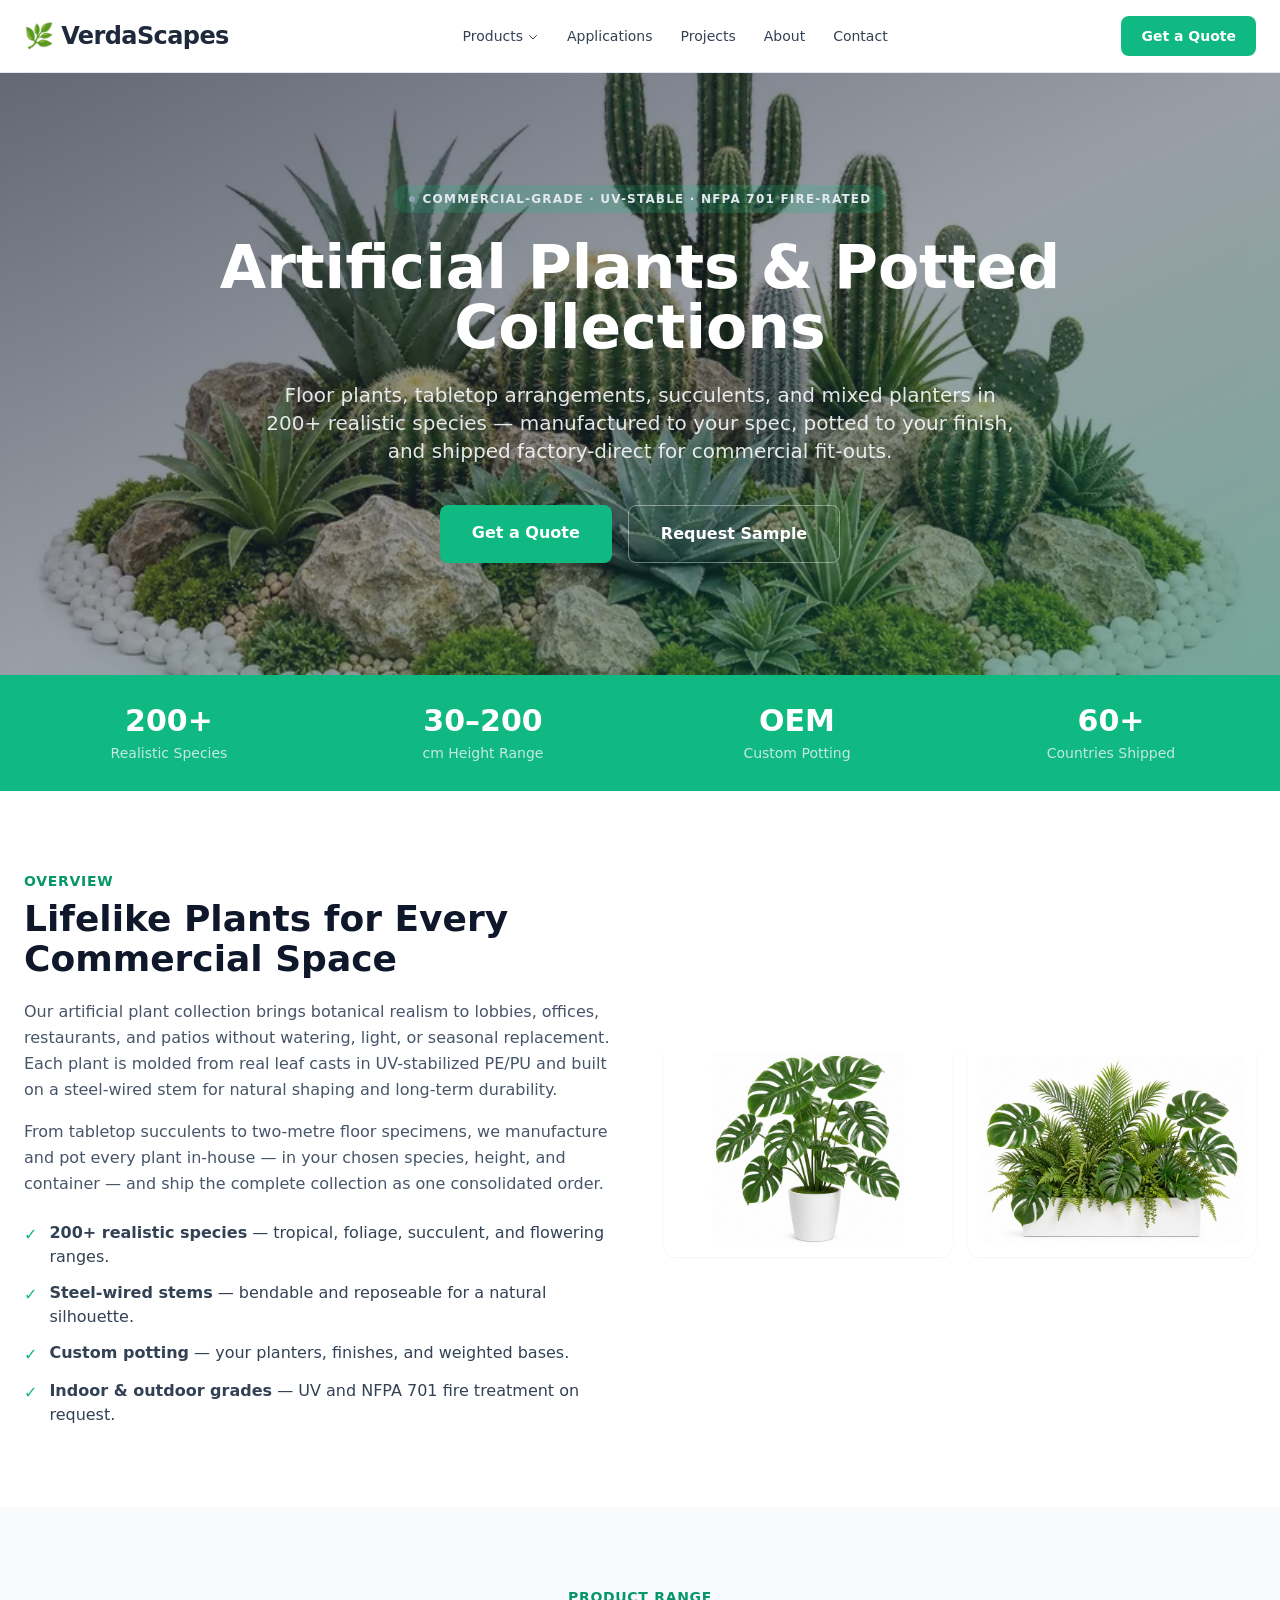
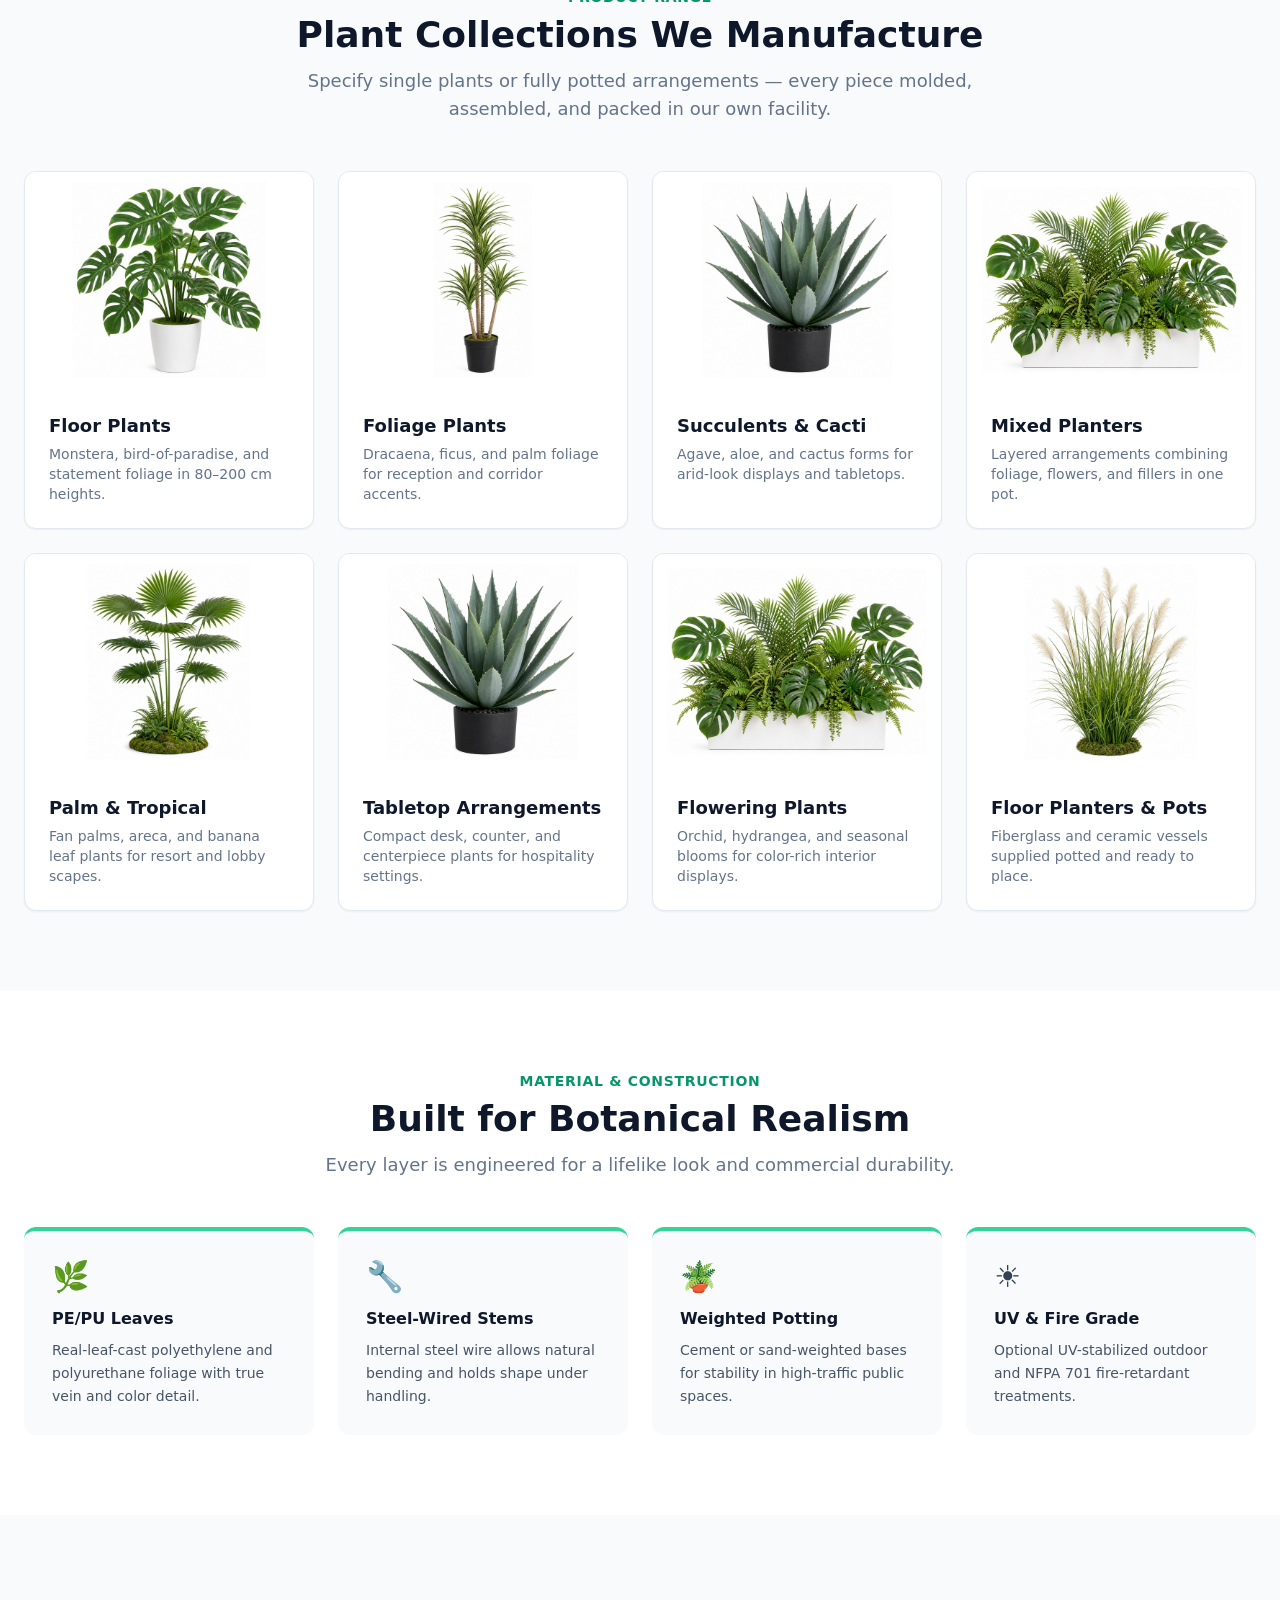
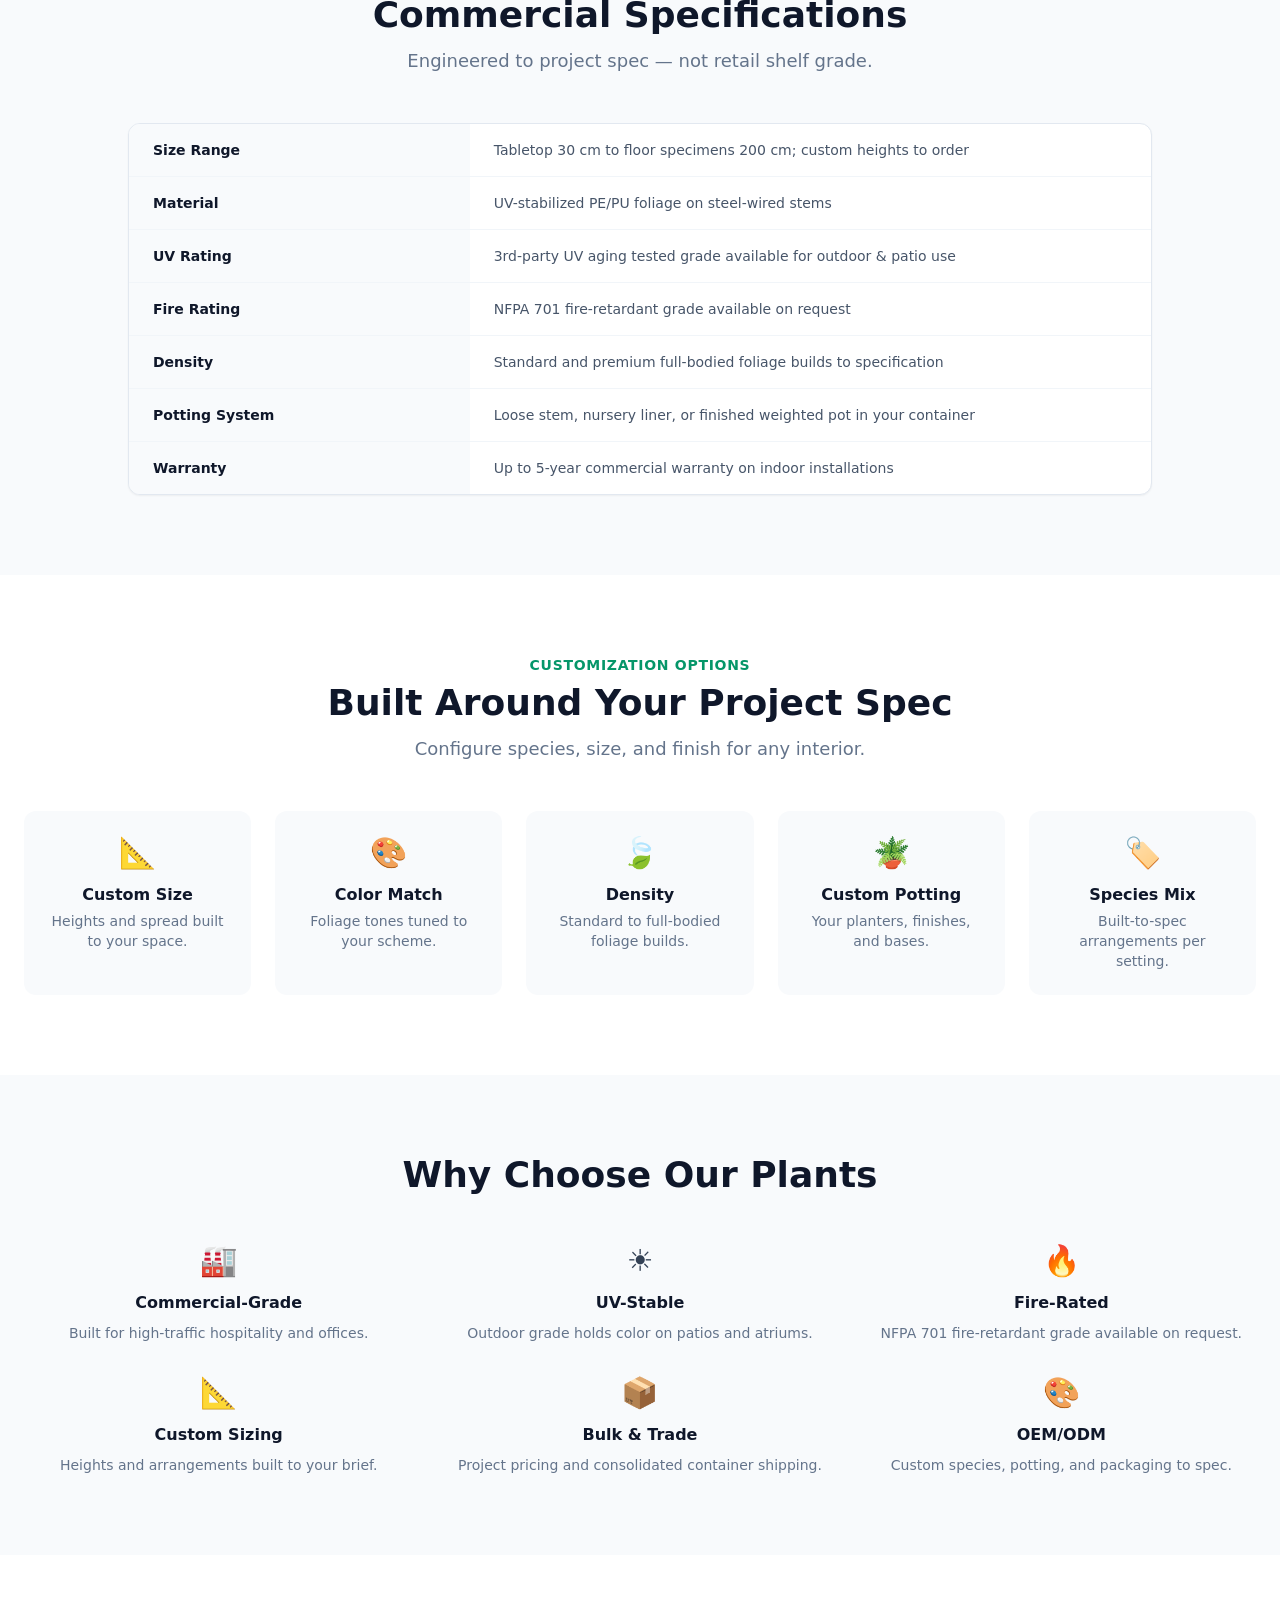
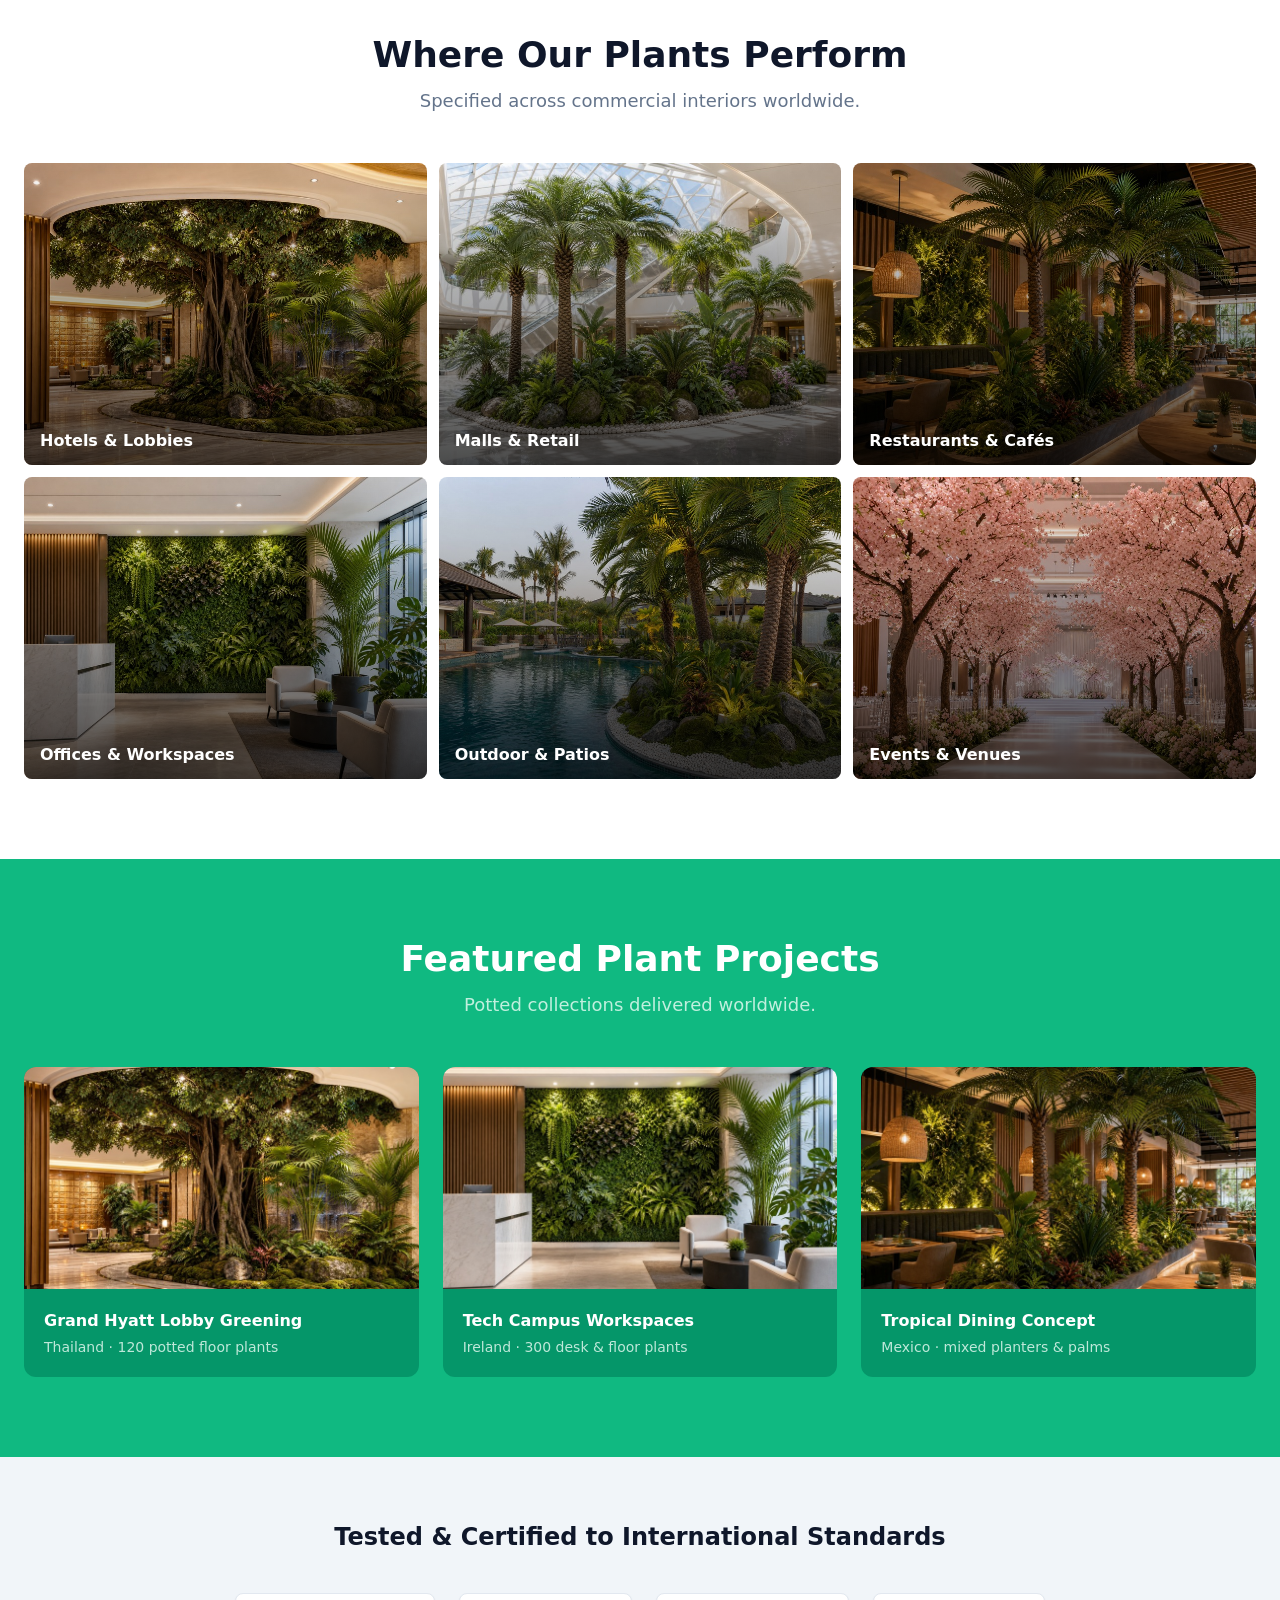
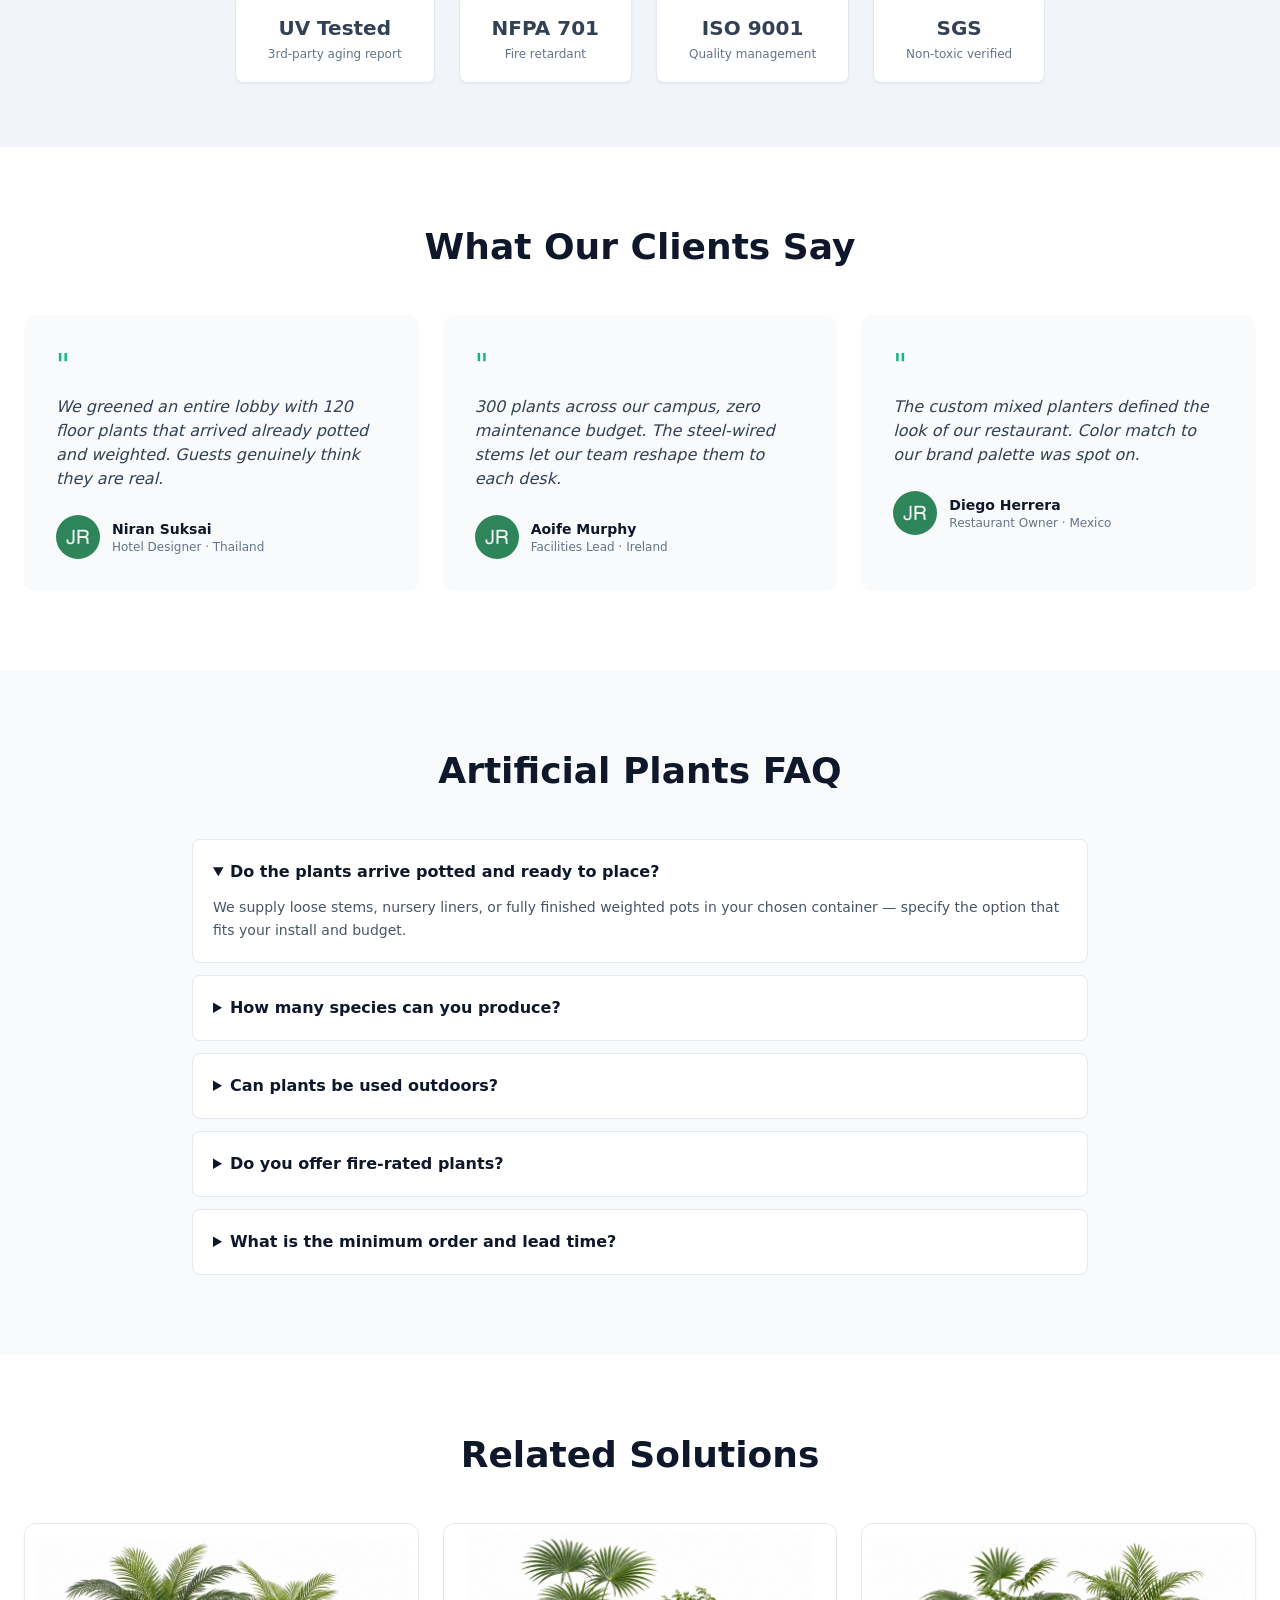
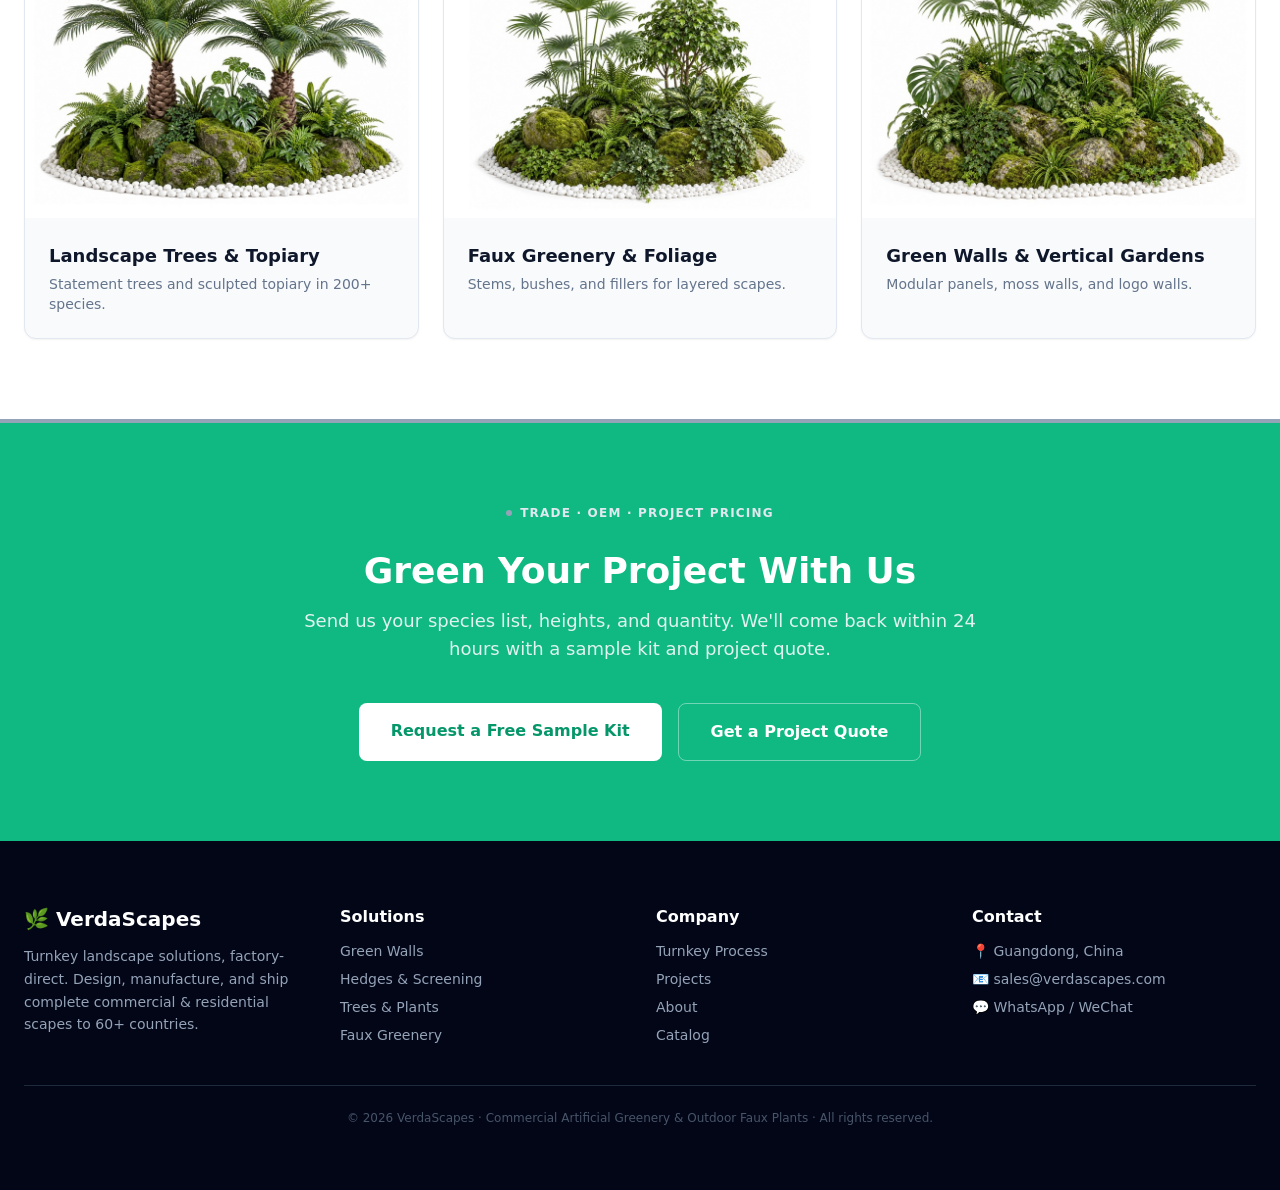
<file: plants.html>
<!DOCTYPE html>
<html lang="en">
<head>
<meta charset="UTF-8">
<meta name="viewport" content="width=device-width, initial-scale=1">
<title>Artificial Plants & Potted Collections | VerdaScapes</title>
<meta name="description" content="Commercial-grade artificial plants and potted collections — potted greenery, floor plants, tabletop arrangements, succulents, and mixed planters. UV-stable, NFPA 701 fire-rated, custom & OEM. Manufactured factory-direct to 60+ countries.">
<link rel="canonical" href="https://verdascapes.com/plants.html">
<link rel="stylesheet" href="./tailwind.css?v=202605301621">
<style>
  .ct::-webkit-scrollbar{display:none}
  html{scroll-behavior:smooth}
</style>
<link rel="preload" as="image" href="./images/prod-plants-hero.webp">
</head>
<body class="font-sans text-slate-700">

<!-- NAVBAR -->
<nav class="bg-white/95 backdrop-blur border-b border-slate-200 py-4 px-6 sticky top-0 z-50">
  <div class="max-w-7xl mx-auto flex items-center justify-between relative">
    <a href="./index.html" class="font-bold text-2xl text-slate-800 tracking-tight">🌿 VerdaScapes</a>
    <div class="hidden lg:flex items-center gap-7 text-sm font-medium text-slate-700">
      <div class="relative group">
        <button class="flex items-center gap-1 hover:text-emerald-600">Products
          <svg class="w-3 h-3 mt-0.5" fill="none" stroke="currentColor" viewBox="0 0 24 24"><path stroke-linecap="round" stroke-linejoin="round" stroke-width="2" d="M19 9l-7 7-7-7"/></svg>
        </button>
        <div class="absolute left-0 top-full pt-3 hidden group-hover:block z-50">
          <div class="bg-white shadow-xl rounded-xl border border-slate-200 py-2 w-64">
            <a href="./green-walls.html" class="block px-4 py-2.5 text-sm text-slate-700 hover:bg-emerald-50 hover:text-emerald-700">Green Walls &amp; Vertical Gardens</a>
            <a href="./boxwood-hedges.html" class="block px-4 py-2.5 text-sm text-slate-700 hover:bg-emerald-50 hover:text-emerald-700">Boxwood Hedge Panels</a>
            <a href="./plants.html" class="block px-4 py-2.5 text-sm text-slate-700 hover:bg-emerald-50 hover:text-emerald-700">Artificial Plants</a>
            <a href="./custom-trees.html" class="block px-4 py-2.5 text-sm text-slate-700 hover:bg-emerald-50 hover:text-emerald-700">Custom Artificial Trees</a>
            <a href="./hanging-vines.html" class="block px-4 py-2.5 text-sm text-slate-700 hover:bg-emerald-50 hover:text-emerald-700">Hanging Vines &amp; Foliage</a>
            <a href="./faux-greenery.html" class="block px-4 py-2.5 text-sm text-slate-700 hover:bg-emerald-50 hover:text-emerald-700">Commercial Faux Greenery</a>
          </div>
        </div>
      </div>
      <a href="./index.html#applications" class="hover:text-emerald-600">Applications</a>
      <a href="./index.html#projects" class="hover:text-emerald-600">Projects</a>
      <a href="./about.html" class="hover:text-emerald-600">About</a>
      <a href="./contact.html" class="hover:text-emerald-600">Contact</a>
    </div>
    <a href="./contact.html" class="hidden lg:inline-block bg-emerald-500 hover:bg-emerald-600 text-white font-semibold px-5 py-2.5 rounded-lg text-sm transition">Get a Quote</a>
    <input type="checkbox" id="mnav" class="peer hidden">
    <label for="mnav" class="lg:hidden cursor-pointer text-3xl leading-none text-slate-700 select-none">&#9776;</label>
    <div class="hidden peer-checked:flex lg:hidden flex-col absolute top-full left-0 right-0 bg-white border-b border-slate-200 shadow-lg px-6 py-4 gap-0.5 text-sm font-medium text-slate-700">
      <span class="text-xs uppercase tracking-wider text-emerald-600 font-bold pb-1">Products</span>
      <a href="./green-walls.html" class="py-2 pl-3 hover:text-emerald-600">Green Walls &amp; Vertical Gardens</a>
      <a href="./boxwood-hedges.html" class="py-2 pl-3 hover:text-emerald-600">Boxwood Hedge Panels</a>
      <a href="./plants.html" class="py-2 pl-3 hover:text-emerald-600">Artificial Plants</a>
      <a href="./custom-trees.html" class="py-2 pl-3 hover:text-emerald-600">Custom Artificial Trees</a>
      <a href="./hanging-vines.html" class="py-2 pl-3 hover:text-emerald-600">Hanging Vines &amp; Foliage</a>
      <a href="./faux-greenery.html" class="py-2 pl-3 hover:text-emerald-600">Commercial Faux Greenery</a>
      <hr class="my-2 border-slate-200">
      <a href="./index.html#applications" class="py-2 hover:text-emerald-600">Applications</a>
      <a href="./index.html#projects" class="py-2 hover:text-emerald-600">Projects</a>
      <a href="./about.html" class="py-2 hover:text-emerald-600">About</a>
      <a href="./contact.html" class="py-2 hover:text-emerald-600">Contact</a>
      <a href="./contact.html" class="mt-2 bg-emerald-500 hover:bg-emerald-600 text-white text-center font-semibold px-5 py-2.5 rounded-lg">Get a Quote</a>
    </div>
  </div>
</nav>

<!-- HERO -->
<section class="relative text-white py-28 px-6 overflow-hidden">
  <img fetchpriority="high" src="./images/prod-plants-hero.webp" class="absolute inset-0 w-full h-full object-cover" alt="Commercial artificial potted plants collection">
  <div class="absolute inset-0 bg-gradient-to-br from-slate-900/65 via-slate-800/45 to-emerald-800/55"></div>
  <div class="relative max-w-5xl mx-auto text-center">
    <div class="inline-flex items-center gap-2 bg-emerald-500/20 text-slate-200 text-xs font-semibold uppercase tracking-widest px-4 py-1.5 rounded-full mb-6">
      <span class="w-1.5 h-1.5 rounded-full bg-slate-400"></span>Commercial-Grade · UV-Stable · NFPA 701 Fire-Rated
    </div>
    <h1 class="text-4xl md:text-6xl font-bold mb-6 leading-tight">Artificial Plants & Potted Collections</h1>
    <p class="text-xl text-slate-50/90 mb-10 max-w-3xl mx-auto">Floor plants, tabletop arrangements, succulents, and mixed planters in 200+ realistic species — manufactured to your spec, potted to your finish, and shipped factory-direct for commercial fit-outs.</p>
    <div class="flex flex-wrap justify-center gap-4">
      <a href="./contact.html" class="bg-emerald-500 hover:bg-emerald-400 text-white font-semibold px-8 py-4 rounded-lg transition">Get a Quote</a>
      <a href="./contact.html" class="border border-white/40 text-white hover:bg-white/10 font-semibold px-8 py-4 rounded-lg transition">Request Sample</a>
    </div>
  </div>
</section>

<!-- TRUST STRIP -->
<section class="bg-emerald-500 py-7 px-6">
  <div class="max-w-7xl mx-auto grid grid-cols-2 md:grid-cols-4 gap-6 text-center text-white">
    <div><div class="text-3xl font-bold">200+</div><div class="text-sm text-slate-100/80 mt-1">Realistic Species</div></div>
    <div><div class="text-3xl font-bold">30–200</div><div class="text-sm text-slate-100/80 mt-1">cm Height Range</div></div>
    <div><div class="text-3xl font-bold">OEM</div><div class="text-sm text-slate-100/80 mt-1">Custom Potting</div></div>
    <div><div class="text-3xl font-bold">60+</div><div class="text-sm text-slate-100/80 mt-1">Countries Shipped</div></div>
  </div>
</section>

<!-- OVERVIEW -->
<section class="py-20 px-6 bg-white">
  <div class="max-w-7xl mx-auto grid md:grid-cols-2 gap-12 items-center">
    <div>
      <div class="text-sm font-semibold text-emerald-600 uppercase tracking-wider mb-2">Overview</div>
      <h2 class="text-4xl font-bold text-slate-900 mb-5">Lifelike Plants for Every Commercial Space</h2>
      <p class="text-slate-600 leading-relaxed mb-4">Our artificial plant collection brings botanical realism to lobbies, offices, restaurants, and patios without watering, light, or seasonal replacement. Each plant is molded from real leaf casts in UV-stabilized PE/PU and built on a steel-wired stem for natural shaping and long-term durability.</p>
      <p class="text-slate-600 leading-relaxed mb-6">From tabletop succulents to two-metre floor specimens, we manufacture and pot every plant in-house — in your chosen species, height, and container — and ship the complete collection as one consolidated order.</p>
      <ul class="space-y-3">
        <li class="flex items-start gap-3"><span class="text-emerald-500 font-bold mt-0.5">✓</span><span class="text-slate-700"><strong>200+ realistic species</strong> — tropical, foliage, succulent, and flowering ranges.</span></li>
        <li class="flex items-start gap-3"><span class="text-emerald-500 font-bold mt-0.5">✓</span><span class="text-slate-700"><strong>Steel-wired stems</strong> — bendable and reposeable for a natural silhouette.</span></li>
        <li class="flex items-start gap-3"><span class="text-emerald-500 font-bold mt-0.5">✓</span><span class="text-slate-700"><strong>Custom potting</strong> — your planters, finishes, and weighted bases.</span></li>
        <li class="flex items-start gap-3"><span class="text-emerald-500 font-bold mt-0.5">✓</span><span class="text-slate-700"><strong>Indoor & outdoor grades</strong> — UV and NFPA 701 fire treatment on request.</span></li>
      </ul>
    </div>
    <div class="grid grid-cols-2 gap-4">
      <img loading="lazy" decoding="async" src="./images/asset-potted-monstera.jpg" class="rounded-xl shadow-sm w-full h-full object-cover" alt="Artificial potted monstera plant">
      <img loading="lazy" decoding="async" src="./images/asset-tropical-planter.jpg" class="rounded-xl shadow-sm w-full h-full object-cover" alt="Mixed tropical planter">
    </div>
  </div>
</section>

<!-- SUB-PRODUCTS -->
<section class="py-20 px-6 bg-slate-50">
  <div class="max-w-7xl mx-auto">
    <div class="text-center mb-12">
      <div class="text-sm font-semibold text-emerald-600 uppercase tracking-wider mb-2">Product Range</div>
      <h2 class="text-4xl font-bold text-slate-900 mb-3">Plant Collections We Manufacture</h2>
      <p class="text-slate-500 text-lg max-w-2xl mx-auto">Specify single plants or fully potted arrangements — every piece molded, assembled, and packed in our own facility.</p>
    </div>
    <div class="grid grid-cols-2 md:grid-cols-4 gap-6">
      <div class="bg-white rounded-xl overflow-hidden shadow-sm border border-slate-200 hover:shadow-lg hover:-translate-y-1 transition"><div class="aspect-[4/3] overflow-hidden"><img loading="lazy" decoding="async" src="./images/asset-potted-monstera.jpg" class="w-full h-full object-cover hover:scale-105 transition" alt="Potted floor plant"></div><div class="p-6"><h3 class="font-bold text-slate-900 text-lg mb-1">Floor Plants</h3><p class="text-sm text-slate-500">Monstera, bird-of-paradise, and statement foliage in 80–200 cm heights.</p></div></div>
      <div class="bg-white rounded-xl overflow-hidden shadow-sm border border-slate-200 hover:shadow-lg hover:-translate-y-1 transition"><div class="aspect-[4/3] overflow-hidden"><img loading="lazy" decoding="async" src="./images/asset-dracaena.jpg" class="w-full h-full object-cover hover:scale-105 transition" alt="Dracaena plant"></div><div class="p-6"><h3 class="font-bold text-slate-900 text-lg mb-1">Foliage Plants</h3><p class="text-sm text-slate-500">Dracaena, ficus, and palm foliage for reception and corridor accents.</p></div></div>
      <div class="bg-white rounded-xl overflow-hidden shadow-sm border border-slate-200 hover:shadow-lg hover:-translate-y-1 transition"><div class="aspect-[4/3] overflow-hidden"><img loading="lazy" decoding="async" src="./images/asset-agave.jpg" class="w-full h-full object-cover hover:scale-105 transition" alt="Succulent and agave plant"></div><div class="p-6"><h3 class="font-bold text-slate-900 text-lg mb-1">Succulents & Cacti</h3><p class="text-sm text-slate-500">Agave, aloe, and cactus forms for arid-look displays and tabletops.</p></div></div>
      <div class="bg-white rounded-xl overflow-hidden shadow-sm border border-slate-200 hover:shadow-lg hover:-translate-y-1 transition"><div class="aspect-[4/3] overflow-hidden"><img loading="lazy" decoding="async" src="./images/asset-tropical-planter.jpg" class="w-full h-full object-cover hover:scale-105 transition" alt="Mixed tropical planter"></div><div class="p-6"><h3 class="font-bold text-slate-900 text-lg mb-1">Mixed Planters</h3><p class="text-sm text-slate-500">Layered arrangements combining foliage, flowers, and fillers in one pot.</p></div></div>
      <div class="bg-white rounded-xl overflow-hidden shadow-sm border border-slate-200 hover:shadow-lg hover:-translate-y-1 transition"><div class="aspect-[4/3] overflow-hidden"><img loading="lazy" decoding="async" src="./images/asset-fan-palm.jpg" class="w-full h-full object-cover hover:scale-105 transition" alt="Fan palm plant"></div><div class="p-6"><h3 class="font-bold text-slate-900 text-lg mb-1">Palm & Tropical</h3><p class="text-sm text-slate-500">Fan palms, areca, and banana leaf plants for resort and lobby scapes.</p></div></div>
      <div class="bg-white rounded-xl overflow-hidden shadow-sm border border-slate-200 hover:shadow-lg hover:-translate-y-1 transition"><div class="aspect-[4/3] overflow-hidden"><img loading="lazy" decoding="async" src="./images/prod-plants-5.jpg" class="w-full h-full object-cover hover:scale-105 transition" alt="Tabletop plant arrangement"></div><div class="p-6"><h3 class="font-bold text-slate-900 text-lg mb-1">Tabletop Arrangements</h3><p class="text-sm text-slate-500">Compact desk, counter, and centerpiece plants for hospitality settings.</p></div></div>
      <div class="bg-white rounded-xl overflow-hidden shadow-sm border border-slate-200 hover:shadow-lg hover:-translate-y-1 transition"><div class="aspect-[4/3] overflow-hidden"><img loading="lazy" decoding="async" src="./images/prod-plants-3.jpg" class="w-full h-full object-cover hover:scale-105 transition" alt="Flowering potted plant"></div><div class="p-6"><h3 class="font-bold text-slate-900 text-lg mb-1">Flowering Plants</h3><p class="text-sm text-slate-500">Orchid, hydrangea, and seasonal blooms for color-rich interior displays.</p></div></div>
      <div class="bg-white rounded-xl overflow-hidden shadow-sm border border-slate-200 hover:shadow-lg hover:-translate-y-1 transition"><div class="aspect-[4/3] overflow-hidden"><img loading="lazy" decoding="async" src="./images/prod-plants-6.jpg" class="w-full h-full object-cover hover:scale-105 transition" alt="Floor planter with pot"></div><div class="p-6"><h3 class="font-bold text-slate-900 text-lg mb-1">Floor Planters & Pots</h3><p class="text-sm text-slate-500">Fiberglass and ceramic vessels supplied potted and ready to place.</p></div></div>
    </div>
  </div>
</section>

<!-- MATERIAL & CONSTRUCTION -->
<section class="py-20 px-6 bg-white">
  <div class="max-w-7xl mx-auto">
    <div class="text-center mb-12">
      <div class="text-sm font-semibold text-emerald-600 uppercase tracking-wider mb-2">Material & Construction</div>
      <h2 class="text-4xl font-bold text-slate-900 mb-3">Built for Botanical Realism</h2>
      <p class="text-slate-500 text-lg max-w-2xl mx-auto">Every layer is engineered for a lifelike look and commercial durability.</p>
    </div>
    <div class="grid grid-cols-1 md:grid-cols-4 gap-6">
      <div class="bg-slate-50 rounded-xl p-7 border-t-4 border-emerald-400"><div class="text-3xl mb-3">🌿</div><h3 class="font-bold text-slate-900 mb-2">PE/PU Leaves</h3><p class="text-sm text-slate-600 leading-relaxed">Real-leaf-cast polyethylene and polyurethane foliage with true vein and color detail.</p></div>
      <div class="bg-slate-50 rounded-xl p-7 border-t-4 border-emerald-400"><div class="text-3xl mb-3">🔧</div><h3 class="font-bold text-slate-900 mb-2">Steel-Wired Stems</h3><p class="text-sm text-slate-600 leading-relaxed">Internal steel wire allows natural bending and holds shape under handling.</p></div>
      <div class="bg-slate-50 rounded-xl p-7 border-t-4 border-emerald-400"><div class="text-3xl mb-3">🪴</div><h3 class="font-bold text-slate-900 mb-2">Weighted Potting</h3><p class="text-sm text-slate-600 leading-relaxed">Cement or sand-weighted bases for stability in high-traffic public spaces.</p></div>
      <div class="bg-slate-50 rounded-xl p-7 border-t-4 border-emerald-400"><div class="text-3xl mb-3">☀️</div><h3 class="font-bold text-slate-900 mb-2">UV & Fire Grade</h3><p class="text-sm text-slate-600 leading-relaxed">Optional UV-stabilized outdoor and NFPA 701 fire-retardant treatments.</p></div>
    </div>
  </div>
</section>

<!-- SPECS -->
<section class="py-20 px-6 bg-slate-50">
  <div class="max-w-5xl mx-auto">
    <div class="text-center mb-12">
      <h2 class="text-4xl font-bold text-slate-900 mb-3">Commercial Specifications</h2>
      <p class="text-slate-500 text-lg">Engineered to project spec — not retail shelf grade.</p>
    </div>
    <div class="bg-white rounded-xl shadow-sm border border-slate-200 overflow-hidden">
      <table class="w-full text-sm">
        <tbody class="divide-y divide-slate-100">
          <tr><td class="px-6 py-4 font-semibold text-slate-900 bg-slate-50 w-1/3">Size Range</td><td class="px-6 py-4 text-slate-600">Tabletop 30 cm to floor specimens 200 cm; custom heights to order</td></tr>
          <tr><td class="px-6 py-4 font-semibold text-slate-900 bg-slate-50">Material</td><td class="px-6 py-4 text-slate-600">UV-stabilized PE/PU foliage on steel-wired stems</td></tr>
          <tr><td class="px-6 py-4 font-semibold text-slate-900 bg-slate-50">UV Rating</td><td class="px-6 py-4 text-slate-600">3rd-party UV aging tested grade available for outdoor & patio use</td></tr>
          <tr><td class="px-6 py-4 font-semibold text-slate-900 bg-slate-50">Fire Rating</td><td class="px-6 py-4 text-slate-600">NFPA 701 fire-retardant grade available on request</td></tr>
          <tr><td class="px-6 py-4 font-semibold text-slate-900 bg-slate-50">Density</td><td class="px-6 py-4 text-slate-600">Standard and premium full-bodied foliage builds to specification</td></tr>
          <tr><td class="px-6 py-4 font-semibold text-slate-900 bg-slate-50">Potting System</td><td class="px-6 py-4 text-slate-600">Loose stem, nursery liner, or finished weighted pot in your container</td></tr>
          <tr><td class="px-6 py-4 font-semibold text-slate-900 bg-slate-50">Warranty</td><td class="px-6 py-4 text-slate-600">Up to 5-year commercial warranty on indoor installations</td></tr>
        </tbody>
      </table>
    </div>
  </div>
</section>

<!-- CUSTOMIZATION -->
<section class="py-20 px-6 bg-white">
  <div class="max-w-7xl mx-auto">
    <div class="text-center mb-12">
      <div class="text-sm font-semibold text-emerald-600 uppercase tracking-wider mb-2">Customization Options</div>
      <h2 class="text-4xl font-bold text-slate-900 mb-3">Built Around Your Project Spec</h2>
      <p class="text-slate-500 text-lg max-w-2xl mx-auto">Configure species, size, and finish for any interior.</p>
    </div>
    <div class="grid grid-cols-1 sm:grid-cols-2 lg:grid-cols-5 gap-6">
      <div class="text-center p-6 bg-slate-50 rounded-xl"><div class="text-3xl mb-3">📐</div><h3 class="font-bold text-slate-900 mb-1">Custom Size</h3><p class="text-sm text-slate-500">Heights and spread built to your space.</p></div>
      <div class="text-center p-6 bg-slate-50 rounded-xl"><div class="text-3xl mb-3">🎨</div><h3 class="font-bold text-slate-900 mb-1">Color Match</h3><p class="text-sm text-slate-500">Foliage tones tuned to your scheme.</p></div>
      <div class="text-center p-6 bg-slate-50 rounded-xl"><div class="text-3xl mb-3">🍃</div><h3 class="font-bold text-slate-900 mb-1">Density</h3><p class="text-sm text-slate-500">Standard to full-bodied foliage builds.</p></div>
      <div class="text-center p-6 bg-slate-50 rounded-xl"><div class="text-3xl mb-3">🪴</div><h3 class="font-bold text-slate-900 mb-1">Custom Potting</h3><p class="text-sm text-slate-500">Your planters, finishes, and bases.</p></div>
      <div class="text-center p-6 bg-slate-50 rounded-xl"><div class="text-3xl mb-3">🏷️</div><h3 class="font-bold text-slate-900 mb-1">Species Mix</h3><p class="text-sm text-slate-500">Built-to-spec arrangements per setting.</p></div>
    </div>
  </div>
</section>

<!-- WHY CHOOSE -->
<section class="py-20 px-6 bg-slate-50">
  <div class="max-w-7xl mx-auto">
    <div class="text-center mb-12"><h2 class="text-4xl font-bold text-slate-900 mb-3">Why Choose Our Plants</h2></div>
    <div class="grid grid-cols-2 md:grid-cols-3 gap-8">
      <div class="text-center"><div class="text-3xl mb-3">🏭</div><h3 class="font-bold text-slate-900 mb-2">Commercial-Grade</h3><p class="text-sm text-slate-500">Built for high-traffic hospitality and offices.</p></div>
      <div class="text-center"><div class="text-3xl mb-3">☀️</div><h3 class="font-bold text-slate-900 mb-2">UV-Stable</h3><p class="text-sm text-slate-500">Outdoor grade holds color on patios and atriums.</p></div>
      <div class="text-center"><div class="text-3xl mb-3">🔥</div><h3 class="font-bold text-slate-900 mb-2">Fire-Rated</h3><p class="text-sm text-slate-500">NFPA 701 fire-retardant grade available on request.</p></div>
      <div class="text-center"><div class="text-3xl mb-3">📐</div><h3 class="font-bold text-slate-900 mb-2">Custom Sizing</h3><p class="text-sm text-slate-500">Heights and arrangements built to your brief.</p></div>
      <div class="text-center"><div class="text-3xl mb-3">📦</div><h3 class="font-bold text-slate-900 mb-2">Bulk & Trade</h3><p class="text-sm text-slate-500">Project pricing and consolidated container shipping.</p></div>
      <div class="text-center"><div class="text-3xl mb-3">🎨</div><h3 class="font-bold text-slate-900 mb-2">OEM/ODM</h3><p class="text-sm text-slate-500">Custom species, potting, and packaging to spec.</p></div>
    </div>
  </div>
</section>

<!-- APPLICATIONS -->
<section class="py-20 px-6 bg-white">
  <div class="max-w-7xl mx-auto">
    <div class="text-center mb-12"><h2 class="text-4xl font-bold text-slate-900 mb-3">Where Our Plants Perform</h2><p class="text-slate-500 text-lg">Specified across commercial interiors worldwide.</p></div>
    <div class="grid grid-cols-2 md:grid-cols-3 gap-3">
      <div class="relative aspect-[4/3] rounded-lg overflow-hidden group"><img loading="lazy" decoding="async" src="./images/asset-app-hotel.jpg" class="w-full h-full object-cover group-hover:scale-105 transition" alt="Hotel lobby plants"><div class="absolute inset-0 bg-gradient-to-t from-black/70 to-transparent"></div><div class="absolute bottom-3 left-4 text-white font-semibold">Hotels & Lobbies</div></div>
      <div class="relative aspect-[4/3] rounded-lg overflow-hidden group"><img loading="lazy" decoding="async" src="./images/asset-app-mall.jpg" class="w-full h-full object-cover group-hover:scale-105 transition" alt="Mall greenery"><div class="absolute inset-0 bg-gradient-to-t from-black/70 to-transparent"></div><div class="absolute bottom-3 left-4 text-white font-semibold">Malls & Retail</div></div>
      <div class="relative aspect-[4/3] rounded-lg overflow-hidden group"><img loading="lazy" decoding="async" src="./images/asset-app-resto.jpg" class="w-full h-full object-cover group-hover:scale-105 transition" alt="Restaurant plants"><div class="absolute inset-0 bg-gradient-to-t from-black/70 to-transparent"></div><div class="absolute bottom-3 left-4 text-white font-semibold">Restaurants & Cafés</div></div>
      <div class="relative aspect-[4/3] rounded-lg overflow-hidden group"><img loading="lazy" decoding="async" src="./images/asset-app-office.jpg" class="w-full h-full object-cover group-hover:scale-105 transition" alt="Office plants"><div class="absolute inset-0 bg-gradient-to-t from-black/70 to-transparent"></div><div class="absolute bottom-3 left-4 text-white font-semibold">Offices & Workspaces</div></div>
      <div class="relative aspect-[4/3] rounded-lg overflow-hidden group"><img loading="lazy" decoding="async" src="./images/asset-app-resort.jpg" class="w-full h-full object-cover group-hover:scale-105 transition" alt="Resort patio plants"><div class="absolute inset-0 bg-gradient-to-t from-black/70 to-transparent"></div><div class="absolute bottom-3 left-4 text-white font-semibold">Outdoor & Patios</div></div>
      <div class="relative aspect-[4/3] rounded-lg overflow-hidden group"><img loading="lazy" decoding="async" src="./images/asset-app-event.jpg" class="w-full h-full object-cover group-hover:scale-105 transition" alt="Event venue plants"><div class="absolute inset-0 bg-gradient-to-t from-black/70 to-transparent"></div><div class="absolute bottom-3 left-4 text-white font-semibold">Events & Venues</div></div>
    </div>
  </div>
</section>

<!-- FEATURED PROJECTS -->
<section class="py-20 px-6 bg-emerald-500 text-white">
  <div class="max-w-7xl mx-auto">
    <div class="text-center mb-12"><h2 class="text-4xl font-bold mb-3">Featured Plant Projects</h2><p class="text-emerald-50/80 text-lg">Potted collections delivered worldwide.</p></div>
    <div class="grid grid-cols-1 md:grid-cols-3 gap-6">
      <div class="bg-emerald-600 rounded-xl overflow-hidden"><img loading="lazy" decoding="async" src="./images/asset-app-hotel.jpg" class="aspect-video w-full object-cover" alt="Hotel lobby plant project"><div class="p-5"><h3 class="font-bold mb-1">Grand Hyatt Lobby Greening</h3><p class="text-sm text-emerald-50/80">Thailand · 120 potted floor plants</p></div></div>
      <div class="bg-emerald-600 rounded-xl overflow-hidden"><img loading="lazy" decoding="async" src="./images/asset-app-office.jpg" class="aspect-video w-full object-cover" alt="Office plant project"><div class="p-5"><h3 class="font-bold mb-1">Tech Campus Workspaces</h3><p class="text-sm text-emerald-50/80">Ireland · 300 desk & floor plants</p></div></div>
      <div class="bg-emerald-600 rounded-xl overflow-hidden"><img loading="lazy" decoding="async" src="./images/asset-app-resto.jpg" class="aspect-video w-full object-cover" alt="Restaurant plant project"><div class="p-5"><h3 class="font-bold mb-1">Tropical Dining Concept</h3><p class="text-sm text-emerald-50/80">Mexico · mixed planters & palms</p></div></div>
    </div>
  </div>
</section>

<!-- CERTIFICATIONS -->
<section class="py-16 px-6 bg-slate-100">
  <div class="max-w-7xl mx-auto">
    <div class="text-center mb-10"><h2 class="text-2xl font-bold text-slate-900">Tested & Certified to International Standards</h2></div>
    <div class="flex flex-wrap justify-center gap-6">
      <div class="bg-white rounded-lg px-8 py-5 text-center min-w-[130px] shadow-sm border border-slate-200"><div class="text-xl font-bold text-slate-700 mb-1">UV Tested</div><div class="text-xs text-slate-500">3rd-party aging report</div></div>
      <div class="bg-white rounded-lg px-8 py-5 text-center min-w-[130px] shadow-sm border border-slate-200"><div class="text-xl font-bold text-slate-700 mb-1">NFPA 701</div><div class="text-xs text-slate-500">Fire retardant</div></div>
      <div class="bg-white rounded-lg px-8 py-5 text-center min-w-[130px] shadow-sm border border-slate-200"><div class="text-xl font-bold text-slate-700 mb-1">ISO 9001</div><div class="text-xs text-slate-500">Quality management</div></div>
      <div class="bg-white rounded-lg px-8 py-5 text-center min-w-[130px] shadow-sm border border-slate-200"><div class="text-xl font-bold text-slate-700 mb-1">SGS</div><div class="text-xs text-slate-500">Non-toxic verified</div></div>
    </div>
  </div>
</section>

<!-- TESTIMONIALS -->
<section class="py-20 px-6 bg-white">
  <div class="max-w-7xl mx-auto">
    <div class="text-center mb-12"><h2 class="text-4xl font-bold text-slate-900 mb-3">What Our Clients Say</h2></div>
    <div class="grid grid-cols-1 md:grid-cols-3 gap-6">
      <div class="bg-slate-50 p-8 rounded-xl"><div class="text-emerald-500 text-3xl mb-3">"</div><p class="text-slate-700 italic mb-6">We greened an entire lobby with 120 floor plants that arrived already potted and weighted. Guests genuinely think they are real.</p><div class="flex items-center gap-3"><img loading="lazy" decoding="async" src="./images/avatar-1.jpg" class="w-11 h-11 rounded-full object-cover" alt=""><div><div class="font-semibold text-slate-900 text-sm">Niran Suksai</div><div class="text-xs text-slate-500">Hotel Designer · Thailand</div></div></div></div>
      <div class="bg-slate-50 p-8 rounded-xl"><div class="text-emerald-500 text-3xl mb-3">"</div><p class="text-slate-700 italic mb-6">300 plants across our campus, zero maintenance budget. The steel-wired stems let our team reshape them to each desk.</p><div class="flex items-center gap-3"><img loading="lazy" decoding="async" src="./images/avatar-1.jpg" class="w-11 h-11 rounded-full object-cover" alt=""><div><div class="font-semibold text-slate-900 text-sm">Aoife Murphy</div><div class="text-xs text-slate-500">Facilities Lead · Ireland</div></div></div></div>
      <div class="bg-slate-50 p-8 rounded-xl"><div class="text-emerald-500 text-3xl mb-3">"</div><p class="text-slate-700 italic mb-6">The custom mixed planters defined the look of our restaurant. Color match to our brand palette was spot on.</p><div class="flex items-center gap-3"><img loading="lazy" decoding="async" src="./images/avatar-1.jpg" class="w-11 h-11 rounded-full object-cover" alt=""><div><div class="font-semibold text-slate-900 text-sm">Diego Herrera</div><div class="text-xs text-slate-500">Restaurant Owner · Mexico</div></div></div></div>
    </div>
  </div>
</section>

<!-- FAQ -->
<section class="py-20 px-6 bg-slate-50">
  <div class="max-w-4xl mx-auto">
    <div class="text-center mb-12"><h2 class="text-4xl font-bold text-slate-900 mb-3">Artificial Plants FAQ</h2></div>
    <div class="space-y-3">
      <details class="bg-white p-5 rounded-lg border border-slate-200" open><summary class="font-semibold text-slate-900 cursor-pointer">Do the plants arrive potted and ready to place?</summary><p class="mt-3 text-slate-600 text-sm leading-relaxed">We supply loose stems, nursery liners, or fully finished weighted pots in your chosen container — specify the option that fits your install and budget.</p></details>
      <details class="bg-white p-5 rounded-lg border border-slate-200"><summary class="font-semibold text-slate-900 cursor-pointer">How many species can you produce?</summary><p class="mt-3 text-slate-600 text-sm leading-relaxed">Our standard range spans 200+ realistic species across tropical, foliage, succulent, and flowering categories, with custom species developed on request.</p></details>
      <details class="bg-white p-5 rounded-lg border border-slate-200"><summary class="font-semibold text-slate-900 cursor-pointer">Can plants be used outdoors?</summary><p class="mt-3 text-slate-600 text-sm leading-relaxed">Yes. Our UV-stabilized outdoor grade is aging tested for patios, atriums, and covered exteriors. Standard grade is intended for interiors.</p></details>
      <details class="bg-white p-5 rounded-lg border border-slate-200"><summary class="font-semibold text-slate-900 cursor-pointer">Do you offer fire-rated plants?</summary><p class="mt-3 text-slate-600 text-sm leading-relaxed">NFPA 701 fire-retardant grade is available on request with test documentation for code-driven commercial interiors.</p></details>
      <details class="bg-white p-5 rounded-lg border border-slate-200"><summary class="font-semibold text-slate-900 cursor-pointer">What is the minimum order and lead time?</summary><p class="mt-3 text-slate-600 text-sm leading-relaxed">MOQ is trade-friendly per species. Production runs 25-40 days depending on volume and potting, then consolidated shipping to your port.</p></details>
    </div>
  </div>
</section>

<!-- RELATED PRODUCTS -->
<section class="py-20 px-6 bg-white">
  <div class="max-w-7xl mx-auto">
    <div class="text-center mb-12"><h2 class="text-4xl font-bold text-slate-900 mb-3">Related Solutions</h2></div>
    <div class="grid grid-cols-1 sm:grid-cols-3 gap-6">
      <a href="./custom-trees.html" class="group bg-slate-50 rounded-xl overflow-hidden shadow-sm border border-slate-200 hover:shadow-lg hover:-translate-y-1 transition"><div class="aspect-[4/3] overflow-hidden"><img loading="lazy" decoding="async" src="./images/prod-trees-hero.jpg" class="w-full h-full object-cover group-hover:scale-105 transition" alt="Custom trees"></div><div class="p-6"><h3 class="font-bold text-slate-900 text-lg mb-1">Landscape Trees & Topiary</h3><p class="text-sm text-slate-500">Statement trees and sculpted topiary in 200+ species.</p></div></a>
      <a href="./faux-greenery.html" class="group bg-slate-50 rounded-xl overflow-hidden shadow-sm border border-slate-200 hover:shadow-lg hover:-translate-y-1 transition"><div class="aspect-[4/3] overflow-hidden"><img loading="lazy" decoding="async" src="./images/prod-faux-hero.jpg" class="w-full h-full object-cover group-hover:scale-105 transition" alt="Faux greenery"></div><div class="p-6"><h3 class="font-bold text-slate-900 text-lg mb-1">Faux Greenery & Foliage</h3><p class="text-sm text-slate-500">Stems, bushes, and fillers for layered scapes.</p></div></a>
      <a href="./green-walls.html" class="group bg-slate-50 rounded-xl overflow-hidden shadow-sm border border-slate-200 hover:shadow-lg hover:-translate-y-1 transition"><div class="aspect-[4/3] overflow-hidden"><img loading="lazy" decoding="async" src="./images/prod-greenwall-hero.jpg" class="w-full h-full object-cover group-hover:scale-105 transition" alt="Green walls"></div><div class="p-6"><h3 class="font-bold text-slate-900 text-lg mb-1">Green Walls & Vertical Gardens</h3><p class="text-sm text-slate-500">Modular panels, moss walls, and logo walls.</p></div></a>
    </div>
  </div>
</section>

<!-- CTA -->
<section class="relative bg-emerald-500 overflow-hidden">
  <div class="absolute top-0 left-0 right-0 h-1 bg-slate-400"></div>
  <div class="relative max-w-3xl mx-auto py-20 px-6 text-center text-white">
    <div class="inline-flex items-center gap-2 bg-emerald-500/20 text-slate-200 text-xs font-semibold uppercase tracking-widest px-4 py-1.5 rounded-full mb-6"><span class="w-1.5 h-1.5 rounded-full bg-slate-400"></span>Trade · OEM · Project Pricing</div>
    <h2 class="text-3xl md:text-4xl font-bold mb-4">Green Your Project With Us</h2>
    <p class="text-slate-50/90 text-lg mb-10">Send us your species list, heights, and quantity. We'll come back within 24 hours with a sample kit and project quote.</p>
    <div class="flex flex-wrap justify-center gap-4">
      <a href="./contact.html" class="bg-white text-emerald-600 hover:bg-slate-100 font-semibold px-8 py-4 rounded-lg transition">Request a Free Sample Kit</a>
      <a href="./contact.html" class="border border-white/40 text-white hover:bg-white/10 font-semibold px-8 py-4 rounded-lg transition">Get a Project Quote</a>
    </div>
  </div>
</section>

<!-- FOOTER -->
<footer class="bg-slate-950 text-slate-400 py-16 px-6">
  <div class="max-w-7xl mx-auto grid grid-cols-2 md:grid-cols-4 gap-8 mb-10">
    <div><div class="font-bold text-white text-xl mb-3">🌿 VerdaScapes</div><p class="text-sm leading-relaxed">Turnkey landscape solutions, factory-direct. Design, manufacture, and ship complete commercial & residential scapes to 60+ countries.</p></div>
    <div><div class="font-semibold text-white mb-3">Solutions</div><ul class="space-y-2 text-sm"><li><a href="./green-walls.html" class="hover:text-slate-400">Green Walls</a></li><li><a href="./boxwood-hedges.html" class="hover:text-slate-400">Hedges & Screening</a></li><li><a href="./custom-trees.html" class="hover:text-slate-400">Trees & Plants</a></li><li><a href="./faux-greenery.html" class="hover:text-slate-400">Faux Greenery</a></li></ul></div>
    <div><div class="font-semibold text-white mb-3">Company</div><ul class="space-y-2 text-sm"><li><a href="./index.html#process" class="hover:text-slate-400">Turnkey Process</a></li><li><a href="./index.html#projects" class="hover:text-slate-400">Projects</a></li><li><a href="./about.html" class="hover:text-slate-400">About</a></li><li><a href="./contact.html" class="hover:text-slate-400">Catalog</a></li></ul></div>
    <div><div class="font-semibold text-white mb-3">Contact</div><ul class="space-y-2 text-sm"><li>📍 Guangdong, China</li><li>📧 sales@verdascapes.com</li><li>💬 WhatsApp / WeChat</li></ul></div>
  </div>
  <div class="border-t border-slate-800 pt-6 text-center text-xs text-slate-600">© 2026 VerdaScapes · Commercial Artificial Greenery & Outdoor Faux Plants · All rights reserved.</div>
</footer>

</body>
</html>
</file>
